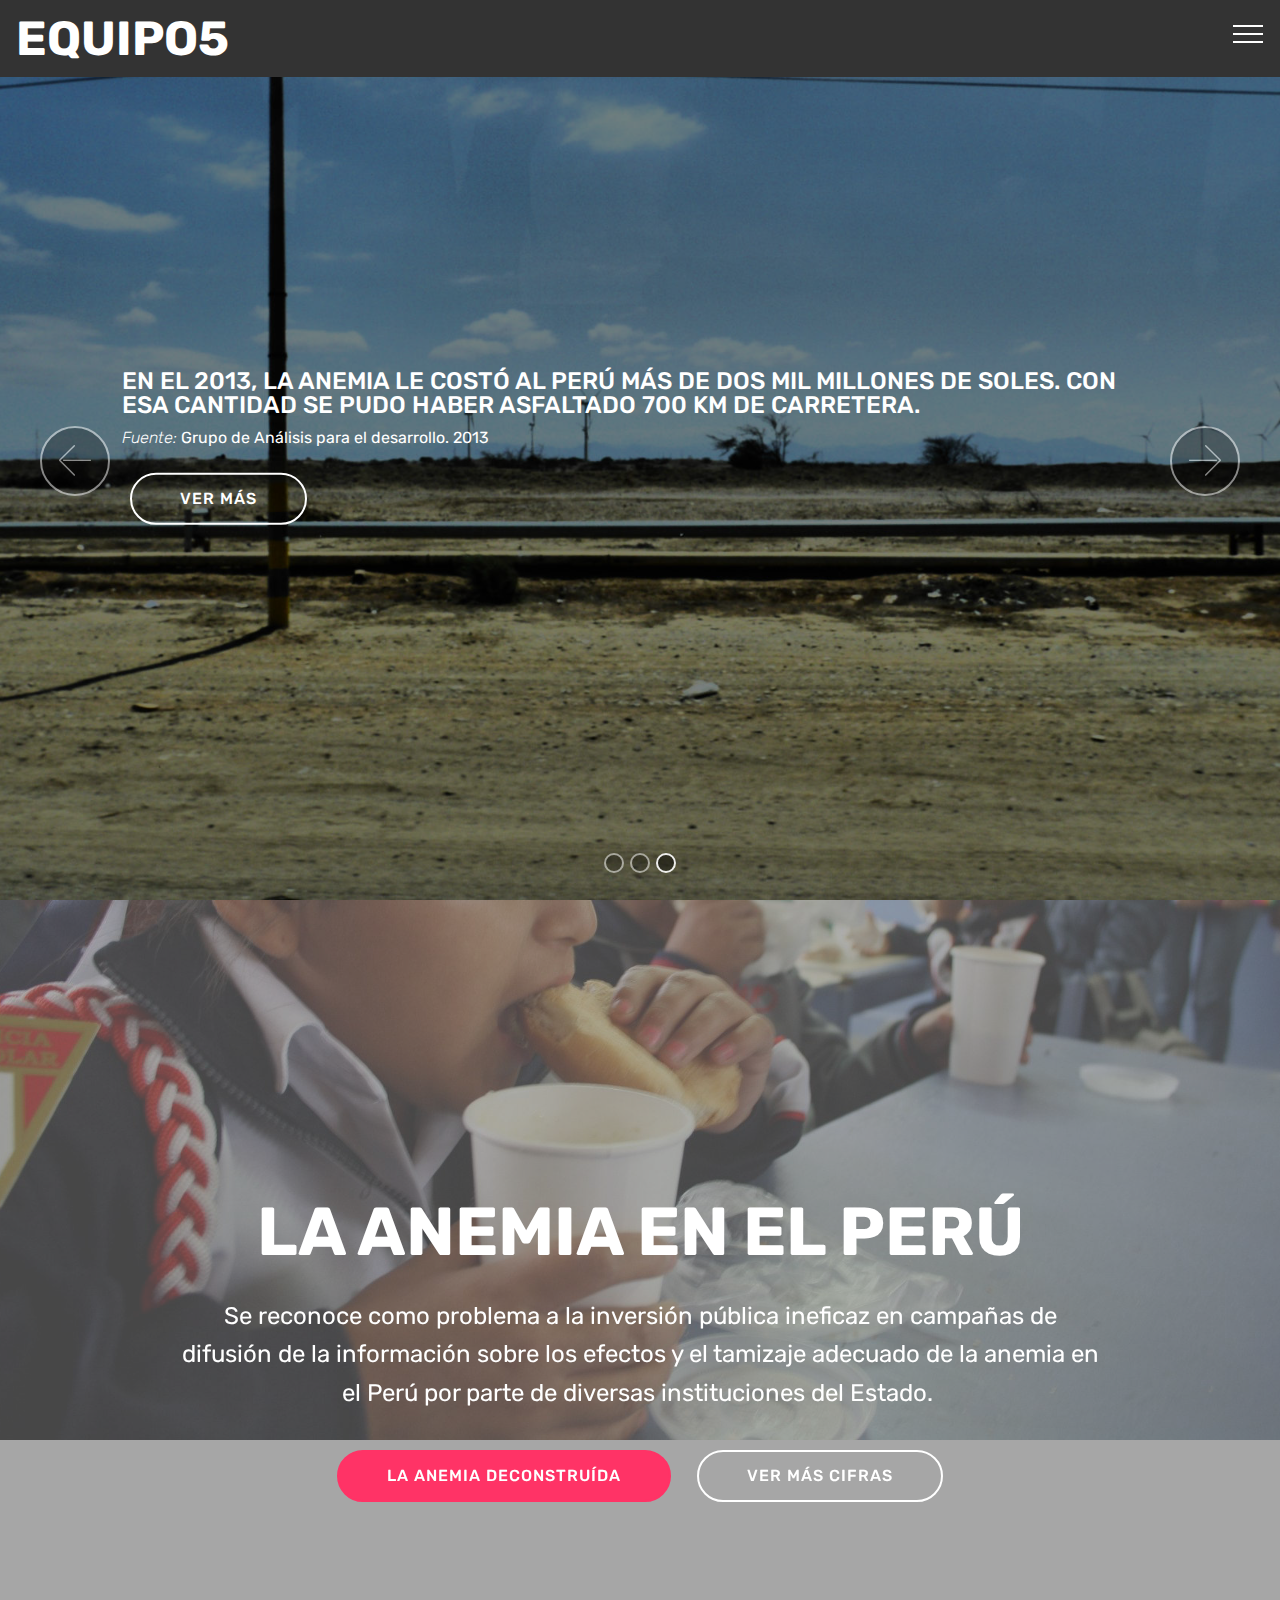
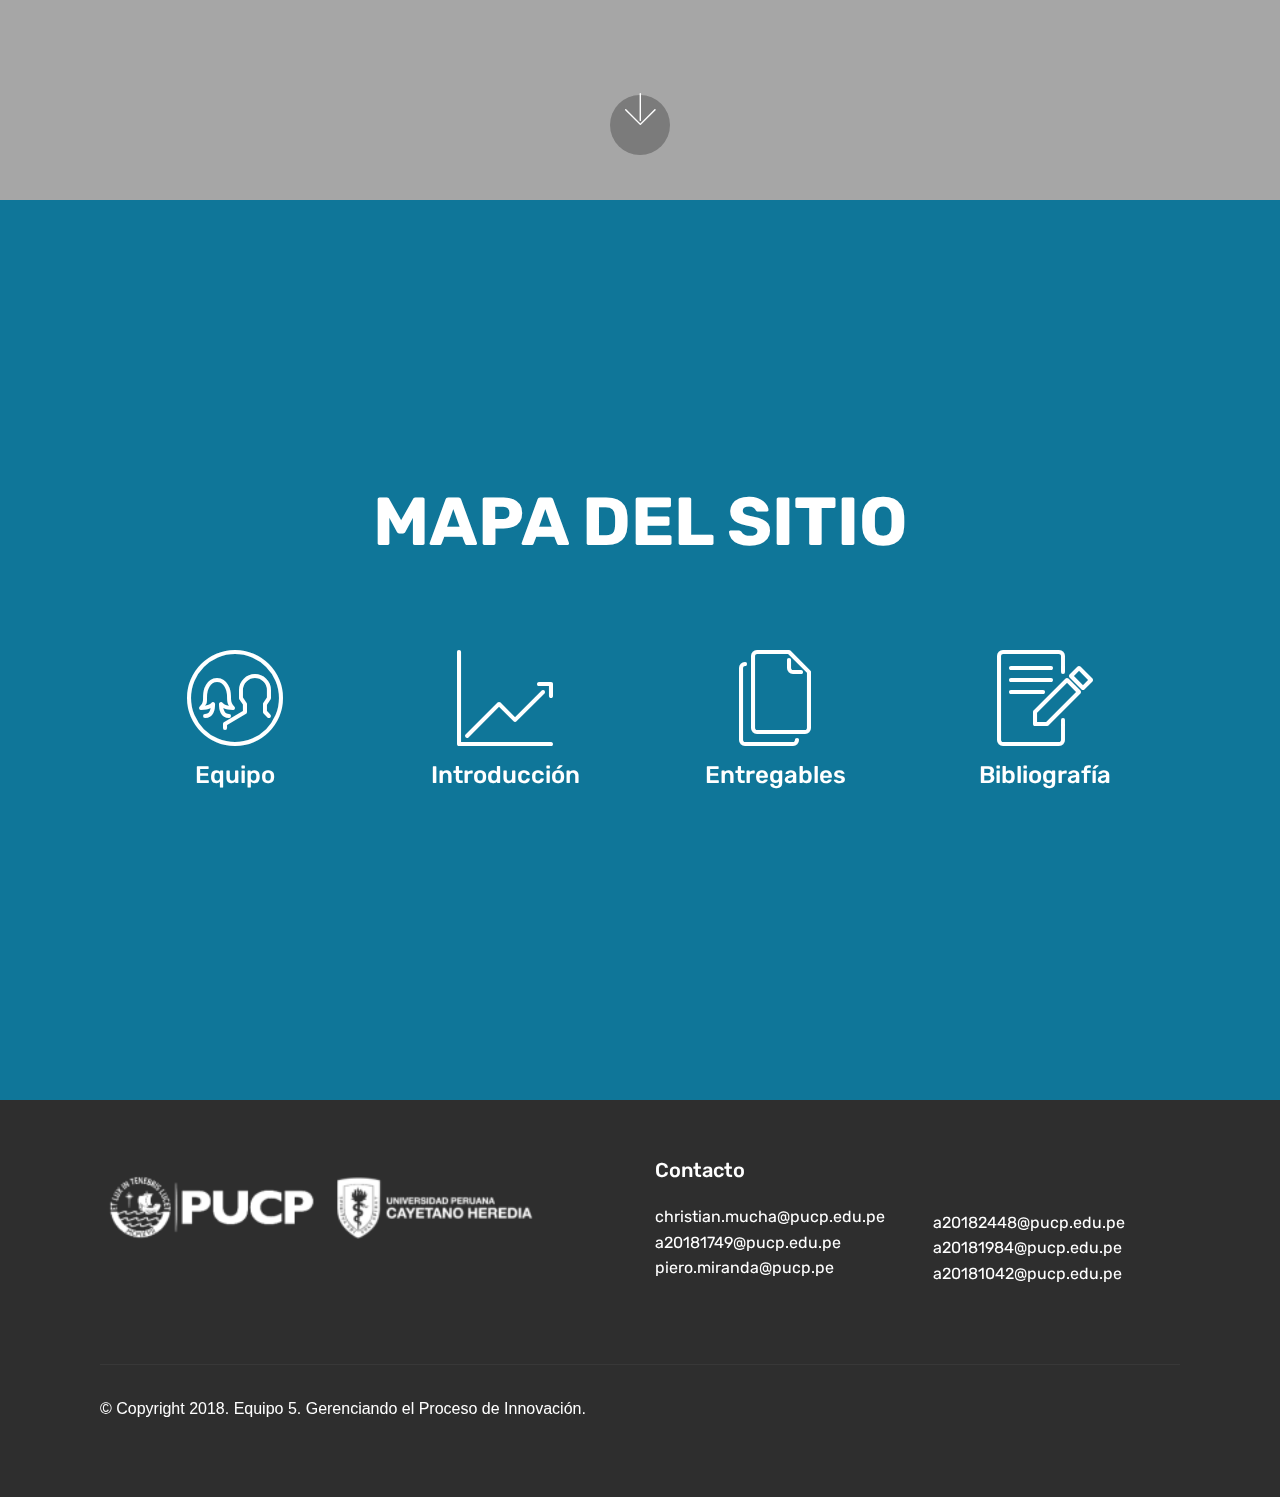
<file: index.html>
<!DOCTYPE html>
<html >
<head>
  <!-- Site made with Mobirise Website Builder v4.8.6, https://mobirise.com -->
  <meta charset="UTF-8">
  <meta http-equiv="X-UA-Compatible" content="IE=edge">
  <meta name="generator" content="Mobirise v4.8.6, mobirise.com">
  <meta name="viewport" content="width=device-width, initial-scale=1, minimum-scale=1">
  <link rel="shortcut icon" href="assets/images/logo-pucp-version2-negro-soloescudo-128x127.png" type="image/x-icon">
  <meta name="description" content="">
  <title>Inicio</title>
  <link rel="stylesheet" href="assets/web/assets/mobirise-icons/mobirise-icons.css">
  <link rel="stylesheet" href="assets/tether/tether.min.css">
  <link rel="stylesheet" href="assets/bootstrap/css/bootstrap.min.css">
  <link rel="stylesheet" href="assets/bootstrap/css/bootstrap-grid.min.css">
  <link rel="stylesheet" href="assets/bootstrap/css/bootstrap-reboot.min.css">
  <link rel="stylesheet" href="assets/dropdown/css/style.css">
  <link rel="stylesheet" href="assets/socicon/css/styles.css">
  <link rel="stylesheet" href="assets/theme/css/style.css">
  <link rel="stylesheet" href="assets/mobirise/css/mbr-additional.css" type="text/css">
  
  
  
</head>
<body>
  <section class="menu cid-qTkzRZLJNu" once="menu" id="menu1-0">

    

    <nav class="navbar navbar-expand beta-menu navbar-dropdown align-items-center navbar-fixed-top collapsed">
        <button class="navbar-toggler navbar-toggler-right" type="button" data-toggle="collapse" data-target="#navbarSupportedContent" aria-controls="navbarSupportedContent" aria-expanded="false" aria-label="Toggle navigation">
            <div class="hamburger">
                <span></span>
                <span></span>
                <span></span>
                <span></span>
            </div>
        </button>
        <div class="menu-logo">
            <div class="navbar-brand">
                
                <span class="navbar-caption-wrap"><a class="navbar-caption text-white display-2" href="index.html">EQUIPO5</a></span>
            </div>
        </div>
        <div class="collapse navbar-collapse" id="navbarSupportedContent">
            <ul class="navbar-nav nav-dropdown nav-right" data-app-modern-menu="true"><li class="nav-item"><a class="nav-link link text-white display-7" href="index.html"><span class="mbri-home mbr-iconfont mbr-iconfont-btn"></span>Inicio</a></li><li class="nav-item"><a class="nav-link link text-white display-7" href="equipo.html"><span class="mbri-user mbr-iconfont mbr-iconfont-btn"></span>El equipo</a></li>
                <li class="nav-item"><a class="nav-link link text-white display-7" href="problema.html"><span class="mbri-info mbr-iconfont mbr-iconfont-btn"></span>Introducción</a></li><li class="nav-item"><a class="nav-link link text-white display-7" href="entregables.html"><span class="mbri-edit mbr-iconfont mbr-iconfont-btn"></span>Entregables</a></li><li class="nav-item"><a class="nav-link link text-white display-7" href="biblio.html"><span class="mbri-pages mbr-iconfont mbr-iconfont-btn"></span>Bibliografía</a></li><li class="nav-item"><a class="nav-link link text-white display-7" href="fuentes.html"><span class="mbri-paperclip mbr-iconfont mbr-iconfont-btn"></span>Desarrollo de fuentes</a></li></ul>
            
        </div>
    </nav>
</section>

<section class="engine"><a href="https://mobirise.info/l">free web templates</a></section><section class="carousel slide cid-r5u86vIfho" data-interval="false" id="slider1-d">

    

    <div class="full-screen"><div class="mbr-slider slide carousel" data-pause="true" data-keyboard="false" data-ride="carousel" data-interval="7000"><ol class="carousel-indicators"><li data-app-prevent-settings="" data-target="#slider1-d" data-slide-to="0"></li><li data-app-prevent-settings="" data-target="#slider1-d" data-slide-to="1"></li><li data-app-prevent-settings="" data-target="#slider1-d" class=" active" data-slide-to="2"></li></ol><div class="carousel-inner" role="listbox"><div class="carousel-item slider-fullscreen-image" data-bg-video-slide="false" style="background-image: url(assets/images/3-2000x1335.jpg);"><div class="container container-slide"><div class="image_wrapper"><div class="mbr-overlay" style="opacity: 0.7;"></div><img src="assets/images/3-2000x1335.jpg"><div class="carousel-caption justify-content-center"><div class="col-10 align-left"><h2 class="mbr-fonts-style display-5">EN EL PERÚ, SE HA DETERMINADO A LA ANEMIA COMO EL PROBLEMA MÁS PERSISTENTE DE LA ÚLTIMA DÉCADA.</h2><p class="lead mbr-text mbr-fonts-style display-7"><a href="biblio.html" class="text-white">Fuente: Consejo Regional III. 2018</a></p><div class="mbr-section-btn" buttons="0"> <a class="btn  btn-white-outline display-4" href="problema.html">VER MÁS</a></div></div></div></div></div></div><div class="carousel-item slider-fullscreen-image" data-bg-video-slide="false" style="background-image: url(assets/images/img-3267-2000x1333.jpg);"><div class="container container-slide"><div class="image_wrapper"><div class="mbr-overlay"></div><img src="assets/images/img-3267-2000x1333.jpg"><div class="carousel-caption justify-content-center"><div class="col-10 align-left"><h2 class="mbr-fonts-style display-5">HAY UNA ESTRECHA RELACIÓN ENTRE LA ANEMIA Y EL DESARROLLO COGNITIVO. <br>NIÑOS CON ANEMIA: CIUDADANOS IMPRODUCTIVOS</h2><p class="lead mbr-text mbr-fonts-style display-7"><em><a href="biblio.html" class="text-white">Fuente: Zavaleta, Nelly &amp; Astete-Robillard, Laura. 2017</a></em></p><div class="mbr-section-btn" buttons="0"> <a class="btn  btn-white-outline display-4" href="problema.html">VER MÁS</a></div></div></div></div></div></div><div class="carousel-item slider-fullscreen-image active" data-bg-video-slide="false" style="background-image: url(assets/images/p1010014-2000x1125.jpg);"><div class="container container-slide"><div class="image_wrapper"><div class="mbr-overlay"></div><img src="assets/images/p1010014-2000x1125.jpg"><div class="carousel-caption justify-content-center"><div class="col-10 align-left"><h2 class="mbr-fonts-style display-5">EN EL 2013, LA ANEMIA LE COSTÓ AL PERÚ MÁS DE DOS MIL MILLONES DE SOLES. CON ESA CANTIDAD SE PUDO HABER ASFALTADO 700 KM DE CARRETERA.</h2><p class="lead mbr-text mbr-fonts-style display-7"><em>Fuente:<strong><a href="biblio.html"> </a></strong><a href="biblio.html" class="text-white">Grupo de Análisis para el desarrollo. 2013</a></em></p><div class="mbr-section-btn" buttons="0"> <a class="btn  btn-white-outline display-4" href="problema.html">VER MÁS</a></div></div></div></div></div></div></div><a data-app-prevent-settings="" class="carousel-control carousel-control-prev" role="button" data-slide="prev" href="#slider1-d"><span aria-hidden="true" class="mbri-left mbr-iconfont"></span><span class="sr-only">Previous</span></a><a data-app-prevent-settings="" class="carousel-control carousel-control-next" role="button" data-slide="next" href="#slider1-d"><span aria-hidden="true" class="mbri-right mbr-iconfont"></span><span class="sr-only">Next</span></a></div></div>

</section>

<section class="cid-qTkA127IK8 mbr-fullscreen mbr-parallax-background" id="header2-1">

    

    <div class="mbr-overlay" style="opacity: 0.6; background-color: rgb(118, 118, 118);"></div>

    <div class="container align-center">
        <div class="row justify-content-md-center">
            <div class="mbr-white col-md-10">
                <h1 class="mbr-section-title mbr-bold pb-3 mbr-fonts-style display-1">LA ANEMIA EN EL PERÚ</h1>
                
                <p class="mbr-text pb-3 mbr-fonts-style display-5">Se reconoce como problema a la inversión pública ineficaz en campañas de difusión de la información sobre los efectos y el tamizaje adecuado de la anemia en el Perú por parte de diversas instituciones del Estado.&nbsp;<br></p>
                <div class="mbr-section-btn"><a class="btn btn-md btn-secondary display-4" href="entregables.html">LA ANEMIA DECONSTRUÍDA</a>
                    <a class="btn btn-md btn-white-outline display-4" href="problema.html">VER MÁS CIFRAS</a></div>
            </div>
        </div>
    </div>
    <div class="mbr-arrow hidden-sm-down" aria-hidden="true">
        <a href="#next">
            <i class="mbri-down mbr-iconfont"></i>
        </a>
    </div>
</section>

<section class="header12 cid-r5sTrxOIsg mbr-fullscreen" id="header12-3">

    

    

    <div class="container  ">
            <div class="media-container">
                <div class="col-md-12 align-center">
                    <h1 class="mbr-section-title pb-3 mbr-white mbr-bold mbr-fonts-style display-1">MAPA DEL SITIO</h1>
                    
                    

                    <div class="icons-media-container mbr-white">
                        <div class="card col-12 col-md-6 col-lg-3">
                            <div class="icon-block">
                            <a href="equipo.html">
                                <span class="mbr-iconfont mbri-users"></span>
                            </a>
                            </div>
                            <h5 class="mbr-fonts-style display-5">
                                Equipo</h5>
                        </div>

                        <div class="card col-12 col-md-6 col-lg-3">
                            <div class="icon-block">
                                <a href="problema.html">
                                    <span class="mbr-iconfont mbri-growing-chart"></span>
                                </a>
                            </div>
                            <h5 class="mbr-fonts-style display-5">
                                Introducción</h5>
                        </div>

                        <div class="card col-12 col-md-6 col-lg-3">
                            <div class="icon-block">
                                <a href="entregables.html">
                                    <span class="mbr-iconfont mbri-pages"></span>
                                </a>
                            </div>
                            <h5 class="mbr-fonts-style display-5">
                                Entregables</h5>
                        </div>

                        <div class="card col-12 col-md-6 col-lg-3">
                            <div class="icon-block">
                                <a href="biblio.html">
                                    <span class="mbr-iconfont mbri-edit"></span>
                                </a>
                            </div>
                            <h5 class="mbr-fonts-style display-5">
                                Bibliografía</h5>
                        </div>
                    </div>
                </div>
            </div>
    </div>

    
</section>

<section class="cid-qTkAaeaxX5" id="footer1-2">

    

    

    <div class="container">
        <div class="media-container-row content text-white">
            <div class="col-12 col-md-3">
                <div class="media-wrap">
                    <a href="http://www.pucp.edu.pe/carrera/ingenieria-biomedica/" target="_blank">
                        <img src="assets/images/logo-pucp-upch-blanco-330x72.png" alt="Mobirise" title="">
                    </a>
                </div>
            </div>
            <div class="col-12 col-md-3 mbr-fonts-style display-7">
                <h5 class="pb-3"></h5>
                <p class="mbr-text"></p>
            </div>
            <div class="col-12 col-md-3 mbr-fonts-style display-7">
                <h5 class="pb-3">
                    Contacto</h5>
                <p class="mbr-text">christian.mucha@pucp.edu.pe<br>a20181749@pucp.edu.pe<br>piero.miranda@pucp.pe<br><br><br></p>
            </div>
            <div class="col-12 col-md-3 mbr-fonts-style display-7">
                <h5 class="pb-3"></h5>
                <p class="mbr-text"><br>a20182448@pucp.edu.pe
<br>a20181984@pucp.edu.pe 
<br>a20181042@pucp.edu.pe</p>
            </div>
        </div>
        <div class="footer-lower">
            <div class="media-container-row">
                <div class="col-sm-12">
                    <hr>
                </div>
            </div>
            <div class="media-container-row mbr-white">
                <div class="col-sm-6 copyright">
                    <p class="mbr-text mbr-fonts-style display-7"></p><p>
                        © Copyright 2018. Equipo 5. Gerenciando el Proceso de Innovación.</p><p></p>
                </div>
                <div class="col-md-6">
                    
                </div>
            </div>
        </div>
    </div>
</section>


  <script src="assets/web/assets/jquery/jquery.min.js"></script>
  <script src="assets/popper/popper.min.js"></script>
  <script src="assets/tether/tether.min.js"></script>
  <script src="assets/bootstrap/js/bootstrap.min.js"></script>
  <script src="assets/smoothscroll/smooth-scroll.js"></script>
  <script src="assets/dropdown/js/script.min.js"></script>
  <script src="assets/ytplayer/jquery.mb.ytplayer.min.js"></script>
  <script src="assets/vimeoplayer/jquery.mb.vimeo_player.js"></script>
  <script src="assets/parallax/jarallax.min.js"></script>
  <script src="assets/bootstrapcarouselswipe/bootstrap-carousel-swipe.js"></script>
  <script src="assets/touchswipe/jquery.touch-swipe.min.js"></script>
  <script src="assets/theme/js/script.js"></script>
  <script src="assets/slidervideo/script.js"></script>
  
  
</body>
</html>
</file>
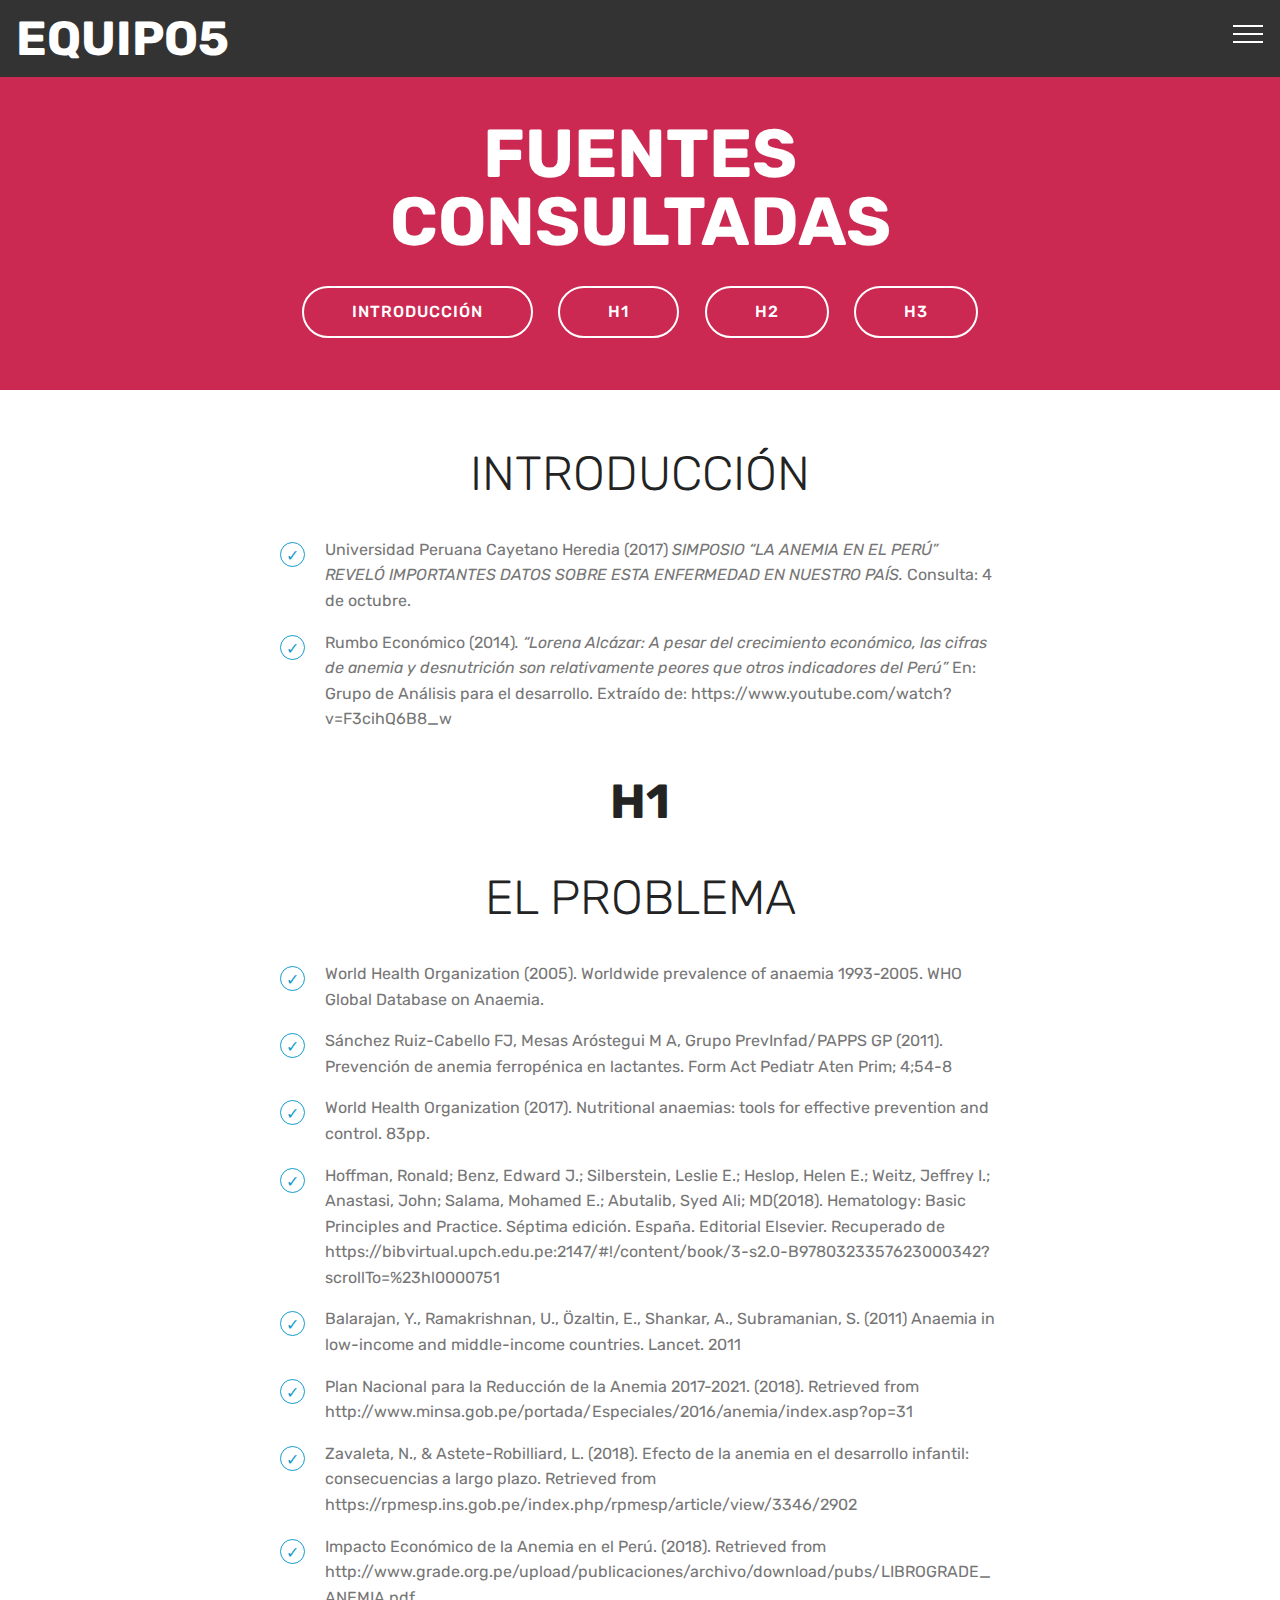
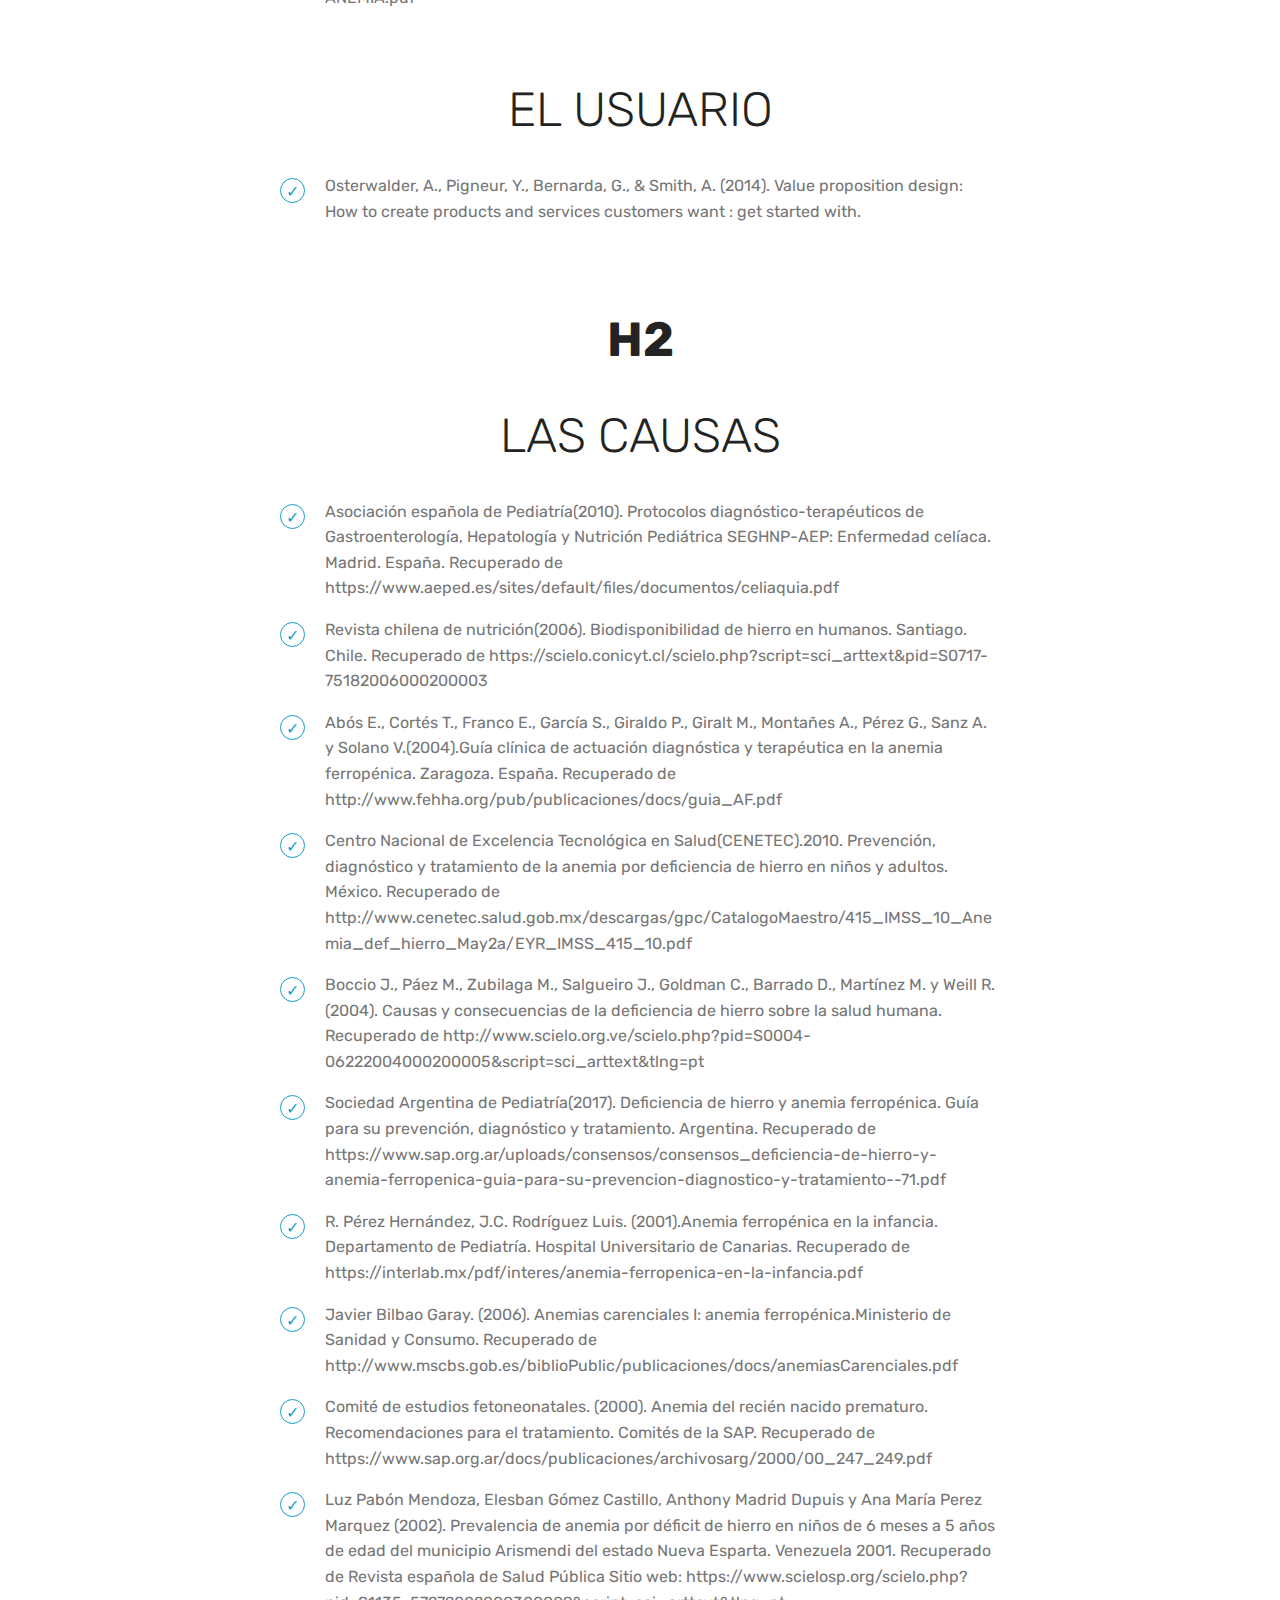
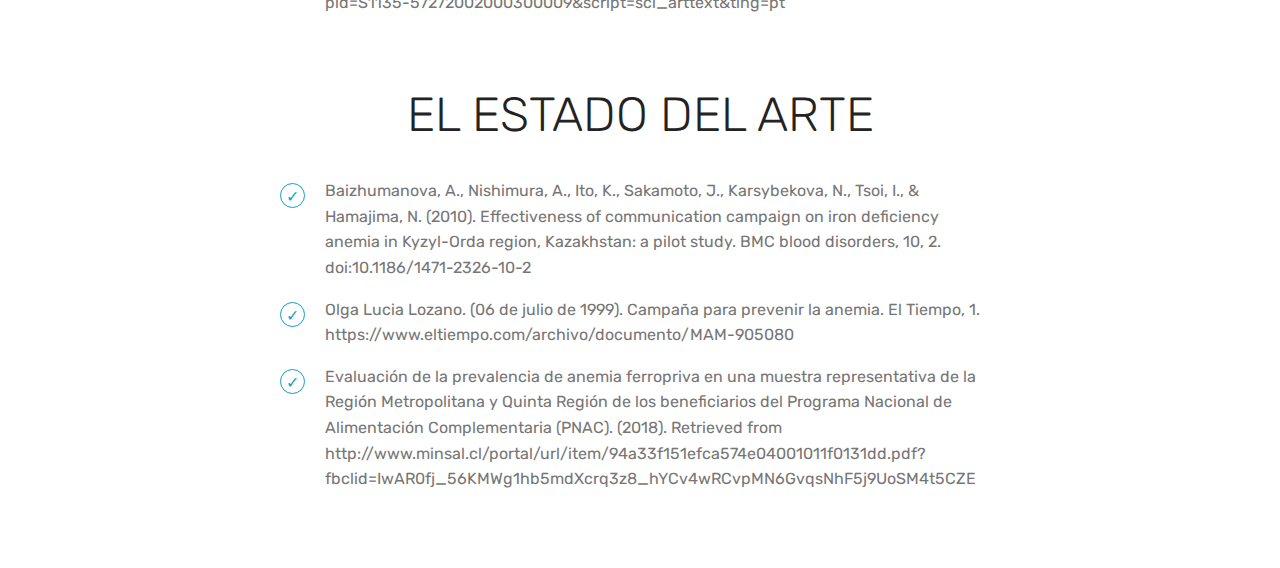
<file: biblio.html>
<!DOCTYPE html>
<html >
<head>
  <!-- Site made with Mobirise Website Builder v4.8.6, https://mobirise.com -->
  <meta charset="UTF-8">
  <meta http-equiv="X-UA-Compatible" content="IE=edge">
  <meta name="generator" content="Mobirise v4.8.6, mobirise.com">
  <meta name="viewport" content="width=device-width, initial-scale=1, minimum-scale=1">
  <link rel="shortcut icon" href="assets/images/logo-pucp-version2-negro-soloescudo-128x127-1.png" type="image/x-icon">
  <meta name="description" content="Website Generator Description">
  <title>La bibliografía</title>
  <link rel="stylesheet" href="assets/web/assets/mobirise-icons/mobirise-icons.css">
  <link rel="stylesheet" href="assets/tether/tether.min.css">
  <link rel="stylesheet" href="assets/bootstrap/css/bootstrap.min.css">
  <link rel="stylesheet" href="assets/bootstrap/css/bootstrap-grid.min.css">
  <link rel="stylesheet" href="assets/bootstrap/css/bootstrap-reboot.min.css">
  <link rel="stylesheet" href="assets/dropdown/css/style.css">
  <link rel="stylesheet" href="assets/theme/css/style.css">
  <link rel="stylesheet" href="assets/mobirise/css/mbr-additional.css" type="text/css">
  
  
  
</head>
<body>
  <section class="menu cid-qTkzRZLJNu" once="menu" id="menu1-8">

    

    <nav class="navbar navbar-expand beta-menu navbar-dropdown align-items-center navbar-fixed-top collapsed">
        <button class="navbar-toggler navbar-toggler-right" type="button" data-toggle="collapse" data-target="#navbarSupportedContent" aria-controls="navbarSupportedContent" aria-expanded="false" aria-label="Toggle navigation">
            <div class="hamburger">
                <span></span>
                <span></span>
                <span></span>
                <span></span>
            </div>
        </button>
        <div class="menu-logo">
            <div class="navbar-brand">
                
                <span class="navbar-caption-wrap"><a class="navbar-caption text-white display-2" href="index.html">EQUIPO5</a></span>
            </div>
        </div>
        <div class="collapse navbar-collapse" id="navbarSupportedContent">
            <ul class="navbar-nav nav-dropdown nav-right" data-app-modern-menu="true"><li class="nav-item"><a class="nav-link link text-white display-7" href="index.html"><span class="mbri-home mbr-iconfont mbr-iconfont-btn"></span>Inicio</a></li><li class="nav-item"><a class="nav-link link text-white display-7" href="equipo.html"><span class="mbri-user mbr-iconfont mbr-iconfont-btn"></span>El equipo</a></li>
                <li class="nav-item"><a class="nav-link link text-white display-7" href="problema.html"><span class="mbri-info mbr-iconfont mbr-iconfont-btn"></span>Introducción</a></li><li class="nav-item"><a class="nav-link link text-white display-7" href="entregables.html"><span class="mbri-edit mbr-iconfont mbr-iconfont-btn"></span>Entregables</a></li><li class="nav-item"><a class="nav-link link text-white display-7" href="biblio.html"><span class="mbri-pages mbr-iconfont mbr-iconfont-btn"></span>Bibliografía</a></li><li class="nav-item"><a class="nav-link link text-white display-7" href="fuentes.html"><span class="mbri-paperclip mbr-iconfont mbr-iconfont-btn"></span>Desarrollo de fuentes</a></li></ul>
            
        </div>
    </nav>
</section>

<section class="engine"><a href="https://mobirise.info/e">how to make a site for free</a></section><section class="mbr-section content5 cid-r7fqOGKZFc" id="content5-e">

    

    

    <div class="container">
        <div class="media-container-row">
            <div class="title col-12 col-md-8">
                <h2 class="align-center mbr-bold mbr-white pb-3 mbr-fonts-style display-1">FUENTES<br>CONSULTADAS</h2>
                
                
                <div class="mbr-section-btn align-center"><a class="btn btn-white-outline display-4" href="biblio.html#content4-f">INTRODUCCIÓN</a> <a class="btn btn-white-outline display-4" href="biblio.html#content4-h">H1</a> <a class="btn btn-white-outline display-4" href="biblio.html#content4-j">H2</a> <a class="btn btn-white-outline display-4" href="page8.html">H3</a></div>
            </div>
        </div>
    </div>
</section>

<section class="mbr-section content4 cid-r7fr0Dr8Bo" id="content4-f">

    

    <div class="container">
        <div class="media-container-row">
            <div class="title col-12 col-md-8">
                <h2 class="align-center pb-3 mbr-fonts-style display-2">INTRODUCCIÓN</h2>
                
                
            </div>
        </div>
    </div>
</section>

<section class="mbr-section article content12 cid-r7fruGzYEX" id="content12-l">
     

    <div class="container">
        <div class="media-container-row">
            <div class="mbr-text counter-container col-12 col-md-8 mbr-fonts-style display-7">
                <ul>
                    <li>Universidad Peruana Cayetano Heredia (2017) <em>SIMPOSIO “LA ANEMIA EN EL PERÚ” REVELÓ IMPORTANTES DATOS SOBRE ESTA ENFERMEDAD EN NUESTRO PAÍS.</em> Consulta: 4 de octubre. 
</li><li>Rumbo Económico (2014)<em>. “Lorena Alcázar: A pesar del crecimiento económico, las cifras de anemia y desnutrición son relativamente peores que otros indicadores del Perú”</em> En: Grupo de Análisis para el desarrollo. Extraído de: https://www.youtube.com/watch?v=F3cihQ6B8_w</li>
                </ul>
            </div>
        </div>
    </div>
</section>

<section class="mbr-section content4 cid-r7frcweia8" id="content4-h">

    

    <div class="container">
        <div class="media-container-row">
            <div class="title col-12 col-md-8">
                <h2 class="align-center pb-3 mbr-fonts-style display-2"><strong>H1</strong><br><br>EL PROBLEMA</h2>
                
                
            </div>
        </div>
    </div>
</section>

<section class="mbr-section article content12 cid-r7frZbRoYo" id="content12-m">
     

    <div class="container">
        <div class="media-container-row">
            <div class="mbr-text counter-container col-12 col-md-8 mbr-fonts-style display-7">
                <ul>
                    <li>World Health Organization (2005). Worldwide prevalence of anaemia 1993-2005. WHO Global Database on Anaemia.
</li><li>Sánchez Ruiz-Cabello FJ, Mesas Aróstegui M A, Grupo PrevInfad/PAPPS GP (2011). Prevención de anemia ferropénica en lactantes. Form Act Pediatr Aten Prim; 4;54-8
</li><li>World Health Organization (2017). Nutritional anaemias: tools for effective prevention and control. 83pp.
</li><li>Hoffman, Ronald; Benz, Edward J.; Silberstein, Leslie E.; Heslop, Helen E.; Weitz, Jeffrey I.; Anastasi, John; Salama, Mohamed E.; Abutalib, Syed Ali; MD(2018). Hematology: Basic Principles and Practice. Séptima edición. España. Editorial Elsevier. Recuperado de https://bibvirtual.upch.edu.pe:2147/#!/content/book/3-s2.0-B9780323357623000342?scrollTo=%23hl0000751&nbsp;</li><li>Balarajan, Y., Ramakrishnan, U., Özaltin, E., Shankar, A., Subramanian, S. (2011) Anaemia in low-income and middle-income countries. Lancet. 2011</li><li>Plan Nacional para la Reducción de la Anemia 2017-2021. (2018). Retrieved from http://www.minsa.gob.pe/portada/Especiales/2016/anemia/index.asp?op=31
</li><li>Zavaleta, N., &amp; Astete-Robilliard, L. (2018). Efecto de la anemia en el desarrollo infantil: consecuencias a largo plazo. Retrieved from https://rpmesp.ins.gob.pe/index.php/rpmesp/article/view/3346/2902
</li><li>Impacto Económico de la Anemia en el Perú. (2018). Retrieved from http://www.grade.org.pe/upload/publicaciones/archivo/download/pubs/LIBROGRADE_ANEMIA.pdf
</li>
                </ul>
            </div>
        </div>
    </div>
</section>

<section class="mbr-section content4 cid-r7frhntfVp" id="content4-j">

    

    <div class="container">
        <div class="media-container-row">
            <div class="title col-12 col-md-8">
                <h2 class="align-center pb-3 mbr-fonts-style display-2">EL USUARIO</h2>
                
                
            </div>
        </div>
    </div>
</section>

<section class="mbr-section article content12 cid-r7fsWoLnaJ" id="content12-n">
     

    <div class="container">
        <div class="media-container-row">
            <div class="mbr-text counter-container col-12 col-md-8 mbr-fonts-style display-7">
                <ul>
                    <li>Osterwalder, A., Pigneur, Y., Bernarda, G., &amp; Smith, A. (2014). Value proposition design: How to create products and services customers want : get started with.</li>
                </ul>
            </div>
        </div>
    </div>
</section>

<section class="mbr-section content4 cid-r7ftRdL5sn" id="content4-o">

    

    <div class="container">
        <div class="media-container-row">
            <div class="title col-12 col-md-8">
                <h2 class="align-center pb-3 mbr-fonts-style display-2"><strong>H2</strong><br><br>LAS CAUSAS</h2>
                
                
            </div>
        </div>
    </div>
</section>

<section class="mbr-section article content12 cid-r7fu3lR3YA" id="content12-p">
     

    <div class="container">
        <div class="media-container-row">
            <div class="mbr-text counter-container col-12 col-md-8 mbr-fonts-style display-7">
                <ul>
                    <li>Asociación española de Pediatría(2010). Protocolos diagnóstico-terapéuticos de Gastroenterología, Hepatología y Nutrición Pediátrica SEGHNP-AEP: Enfermedad celíaca. Madrid. España. Recuperado de https://www.aeped.es/sites/default/files/documentos/celiaquia.pdf 
</li><li>Revista chilena de nutrición(2006). Biodisponibilidad de hierro en humanos. Santiago. Chile. Recuperado de https://scielo.conicyt.cl/scielo.php?script=sci_arttext&amp;pid=S0717-75182006000200003 
</li><li>Abós E., Cortés T., Franco E., García S., Giraldo P., Giralt M., Montañes A., Pérez G., Sanz A. y Solano V.(2004).Guía clínica de actuación diagnóstica y terapéutica en la anemia ferropénica. Zaragoza. España. Recuperado de http://www.fehha.org/pub/publicaciones/docs/guia_AF.pdf
</li><li>Centro Nacional de Excelencia Tecnológica en Salud(CENETEC).2010. Prevención, diagnóstico y tratamiento de la anemia por deficiencia de hierro en niños y adultos. México. Recuperado de http://www.cenetec.salud.gob.mx/descargas/gpc/CatalogoMaestro/415_IMSS_10_Anemia_def_hierro_May2a/EYR_IMSS_415_10.pdf 
</li><li>Boccio J., Páez M., Zubilaga M., Salgueiro J., Goldman C., Barrado D., Martínez M. y Weill R.(2004). Causas y consecuencias de la deficiencia de hierro sobre la salud humana.  Recuperado de http://www.scielo.org.ve/scielo.php?pid=S0004-06222004000200005&amp;script=sci_arttext&amp;tlng=pt 
</li><li>Sociedad Argentina de Pediatría(2017). Deficiencia de hierro y anemia ferropénica. Guía para su prevención, diagnóstico y tratamiento. Argentina. Recuperado de https://www.sap.org.ar/uploads/consensos/consensos_deficiencia-de-hierro-y-anemia-ferropenica-guia-para-su-prevencion-diagnostico-y-tratamiento--71.pdf
</li><li>R. Pérez Hernández, J.C. Rodríguez Luis. (2001).Anemia ferropénica en la infancia. Departamento de Pediatría. Hospital Universitario de Canarias. Recuperado de https://interlab.mx/pdf/interes/anemia-ferropenica-en-la-infancia.pdf
</li><li>Javier Bilbao Garay. (2006). Anemias carenciales I: anemia ferropénica.Ministerio de Sanidad y Consumo. Recuperado de  http://www.mscbs.gob.es/biblioPublic/publicaciones/docs/anemiasCarenciales.pdf
</li><li>Comité de estudios fetoneonatales. (2000). Anemia del recién nacido prematuro. Recomendaciones para el tratamiento. Comités de la SAP. Recuperado de https://www.sap.org.ar/docs/publicaciones/archivosarg/2000/00_247_249.pdf
</li><li>Luz Pabón Mendoza, Elesban Gómez Castillo, Anthony Madrid Dupuis y Ana María Perez Marquez (2002). Prevalencia de anemia por déficit de hierro en niños de 6 meses a 5 años de edad del municipio Arismendi del estado Nueva Esparta. Venezuela 2001. Recuperado de Revista española de Salud Pública Sitio web: https://www.scielosp.org/scielo.php?pid=S1135-57272002000300009&amp;script=sci_arttext&amp;tlng=pt
</li>
                </ul>
            </div>
        </div>
    </div>
</section>

<section class="mbr-section content4 cid-r7fu4mTDnw" id="content4-q">

    

    <div class="container">
        <div class="media-container-row">
            <div class="title col-12 col-md-8">
                <h2 class="align-center pb-3 mbr-fonts-style display-2">EL ESTADO DEL ARTE</h2>
                
                
            </div>
        </div>
    </div>
</section>

<section class="mbr-section article content12 cid-r7fu5ebesd" id="content12-r">
     

    <div class="container">
        <div class="media-container-row">
            <div class="mbr-text counter-container col-12 col-md-8 mbr-fonts-style display-7">
                <ul>
                    <li>Baizhumanova, A., Nishimura, A., Ito, K., Sakamoto, J., Karsybekova, N., Tsoi, I., &amp; Hamajima, N. (2010). Effectiveness of communication campaign on iron deficiency anemia in Kyzyl-Orda region, Kazakhstan: a pilot study. BMC blood disorders, 10, 2. doi:10.1186/1471-2326-10-2</li><li>Olga Lucia Lozano. (06 de julio de 1999). Campaña para prevenir la anemia. El Tiempo, 1. https://www.eltiempo.com/archivo/documento/MAM-905080
</li><li>Evaluación de la prevalencia de anemia ferropriva en una muestra representativa de la Región Metropolitana y Quinta Región de los beneficiarios del Programa Nacional de Alimentación Complementaria (PNAC). (2018). Retrieved from http://www.minsal.cl/portal/url/item/94a33f151efca574e04001011f0131dd.pdf?fbclid=IwAR0fj_56KMWg1hb5mdXcrq3z8_hYCv4wRCvpMN6GvqsNhF5j9UoSM4t5CZE
</li>
                </ul>
            </div>
        </div>
    </div>
</section>


  <script src="assets/web/assets/jquery/jquery.min.js"></script>
  <script src="assets/popper/popper.min.js"></script>
  <script src="assets/tether/tether.min.js"></script>
  <script src="assets/bootstrap/js/bootstrap.min.js"></script>
  <script src="assets/smoothscroll/smooth-scroll.js"></script>
  <script src="assets/dropdown/js/script.min.js"></script>
  <script src="assets/touchswipe/jquery.touch-swipe.min.js"></script>
  <script src="assets/theme/js/script.js"></script>
  
  
</body>
</html>
</file>
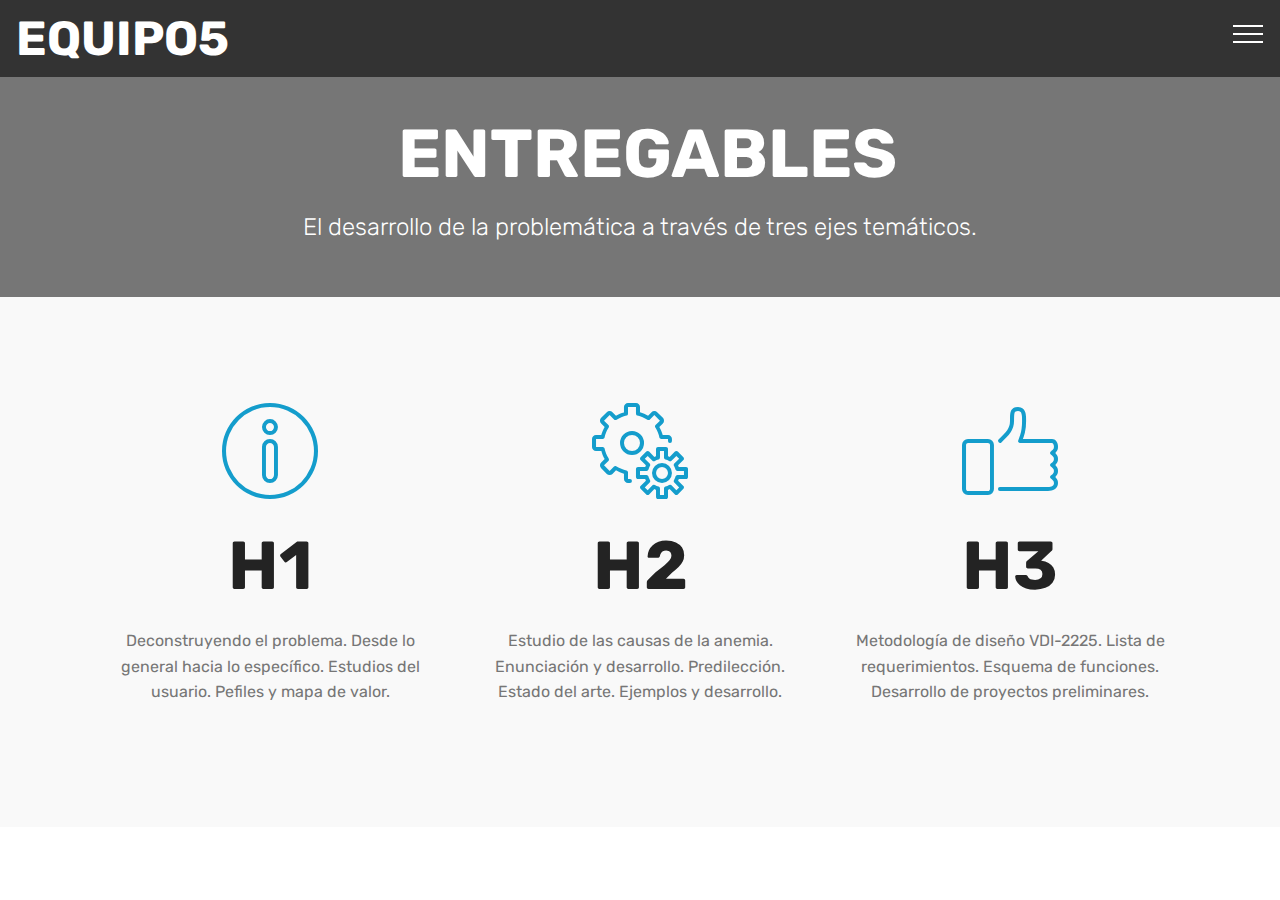
<file: entregables.html>
<!DOCTYPE html>
<html >
<head>
  <!-- Site made with Mobirise Website Builder v4.8.6, https://mobirise.com -->
  <meta charset="UTF-8">
  <meta http-equiv="X-UA-Compatible" content="IE=edge">
  <meta name="generator" content="Mobirise v4.8.6, mobirise.com">
  <meta name="viewport" content="width=device-width, initial-scale=1, minimum-scale=1">
  <link rel="shortcut icon" href="assets/images/logo-pucp-version2-negro-soloescudo-128x127.png" type="image/x-icon">
  <meta name="description" content="Web Page Builder Description">
  <title>Entregables</title>
  <link rel="stylesheet" href="assets/web/assets/mobirise-icons/mobirise-icons.css">
  <link rel="stylesheet" href="assets/tether/tether.min.css">
  <link rel="stylesheet" href="assets/bootstrap/css/bootstrap.min.css">
  <link rel="stylesheet" href="assets/bootstrap/css/bootstrap-grid.min.css">
  <link rel="stylesheet" href="assets/bootstrap/css/bootstrap-reboot.min.css">
  <link rel="stylesheet" href="assets/dropdown/css/style.css">
  <link rel="stylesheet" href="assets/theme/css/style.css">
  <link rel="stylesheet" href="assets/mobirise/css/mbr-additional.css" type="text/css">
  
  
  
</head>
<body>
  <section class="menu cid-qTkzRZLJNu" once="menu" id="menu1-6">

    

    <nav class="navbar navbar-expand beta-menu navbar-dropdown align-items-center navbar-fixed-top collapsed">
        <button class="navbar-toggler navbar-toggler-right" type="button" data-toggle="collapse" data-target="#navbarSupportedContent" aria-controls="navbarSupportedContent" aria-expanded="false" aria-label="Toggle navigation">
            <div class="hamburger">
                <span></span>
                <span></span>
                <span></span>
                <span></span>
            </div>
        </button>
        <div class="menu-logo">
            <div class="navbar-brand">
                
                <span class="navbar-caption-wrap"><a class="navbar-caption text-white display-2" href="index.html">EQUIPO5</a></span>
            </div>
        </div>
        <div class="collapse navbar-collapse" id="navbarSupportedContent">
            <ul class="navbar-nav nav-dropdown nav-right" data-app-modern-menu="true"><li class="nav-item"><a class="nav-link link text-white display-7" href="index.html"><span class="mbri-home mbr-iconfont mbr-iconfont-btn"></span>Inicio</a></li><li class="nav-item"><a class="nav-link link text-white display-7" href="equipo.html"><span class="mbri-user mbr-iconfont mbr-iconfont-btn"></span>El equipo</a></li>
                <li class="nav-item"><a class="nav-link link text-white display-7" href="problema.html"><span class="mbri-info mbr-iconfont mbr-iconfont-btn"></span>Introducción</a></li><li class="nav-item"><a class="nav-link link text-white display-7" href="entregables.html"><span class="mbri-edit mbr-iconfont mbr-iconfont-btn"></span>Entregables</a></li><li class="nav-item"><a class="nav-link link text-white display-7" href="biblio.html"><span class="mbri-pages mbr-iconfont mbr-iconfont-btn"></span>Bibliografía</a></li><li class="nav-item"><a class="nav-link link text-white display-7" href="fuentes.html"><span class="mbri-paperclip mbr-iconfont mbr-iconfont-btn"></span>Desarrollo de fuentes</a></li></ul>
            
        </div>
    </nav>
</section>

<section class="engine"><a href="https://mobirise.info/b">create your own website</a></section><section class="mbr-section content5 cid-r5yNsr9cJX" id="content5-12">

    

    

    <div class="container">
        <div class="media-container-row">
            <div class="title col-12 col-md-8">
                <h2 class="align-center mbr-bold mbr-white pb-3 mbr-fonts-style display-1">&nbsp;ENTREGABLES</h2>
                <h3 class="mbr-section-subtitle align-center mbr-light mbr-white pb-3 mbr-fonts-style display-5">
                    El desarrollo de la problemática a través de tres ejes temáticos.</h3>
                
                
            </div>
        </div>
    </div>
</section>

<section class="features1 cid-rau1wGTqDI" id="features1-1q">
    
    

    
    <div class="container">
        <div class="media-container-row">

            <div class="card p-3 col-12 col-md-6 col-lg-4">
                <div class="card-img pb-3">
                    <a href="h1.html"><span class="mbr-iconfont mbri-info"></span></a>
                </div>
                <div class="card-box">
                    <h4 class="card-title py-3 mbr-fonts-style display-1"><strong>
                        H1</strong></h4>
                    <p class="mbr-text mbr-fonts-style display-7">
                        Deconstruyendo el problema. Desde lo general hacia lo específico. Estudios del usuario. Pefiles y mapa de valor.
                    </p>
                </div>
            </div>

            <div class="card p-3 col-12 col-md-6 col-lg-4">
                <div class="card-img pb-3">
                    <a href="page7.html"><span class="mbr-iconfont mbri-setting"></span></a>
                </div>
                <div class="card-box">
                    <h4 class="card-title py-3 mbr-fonts-style display-1"><strong>
                        H2
                    </strong></h4>
                    <p class="mbr-text mbr-fonts-style display-7">
                        Estudio de las causas de la anemia. Enunciación y desarrollo. Predilección. Estado del arte. Ejemplos y desarrollo.
                    </p>
                </div>
            </div>

            <div class="card p-3 col-12 col-md-6 col-lg-4">
                <div class="card-img pb-3">
                    <a href="h3.html"><span class="mbr-iconfont mbri-like"></span></a>
                </div>
                <div class="card-box">
                    <h4 class="card-title py-3 mbr-fonts-style display-1"><strong>
                        H3</strong></h4>
                    <p class="mbr-text mbr-fonts-style display-7">
                        Metodología de diseño VDI-2225. Lista de requerimientos. Esquema de funciones. Desarrollo de proyectos preliminares.</p>
                </div>
            </div>

            

        </div>

    </div>

</section>


  <script src="assets/web/assets/jquery/jquery.min.js"></script>
  <script src="assets/popper/popper.min.js"></script>
  <script src="assets/tether/tether.min.js"></script>
  <script src="assets/bootstrap/js/bootstrap.min.js"></script>
  <script src="assets/smoothscroll/smooth-scroll.js"></script>
  <script src="assets/dropdown/js/script.min.js"></script>
  <script src="assets/touchswipe/jquery.touch-swipe.min.js"></script>
  <script src="assets/theme/js/script.js"></script>
  
  
</body>
</html>
</file>
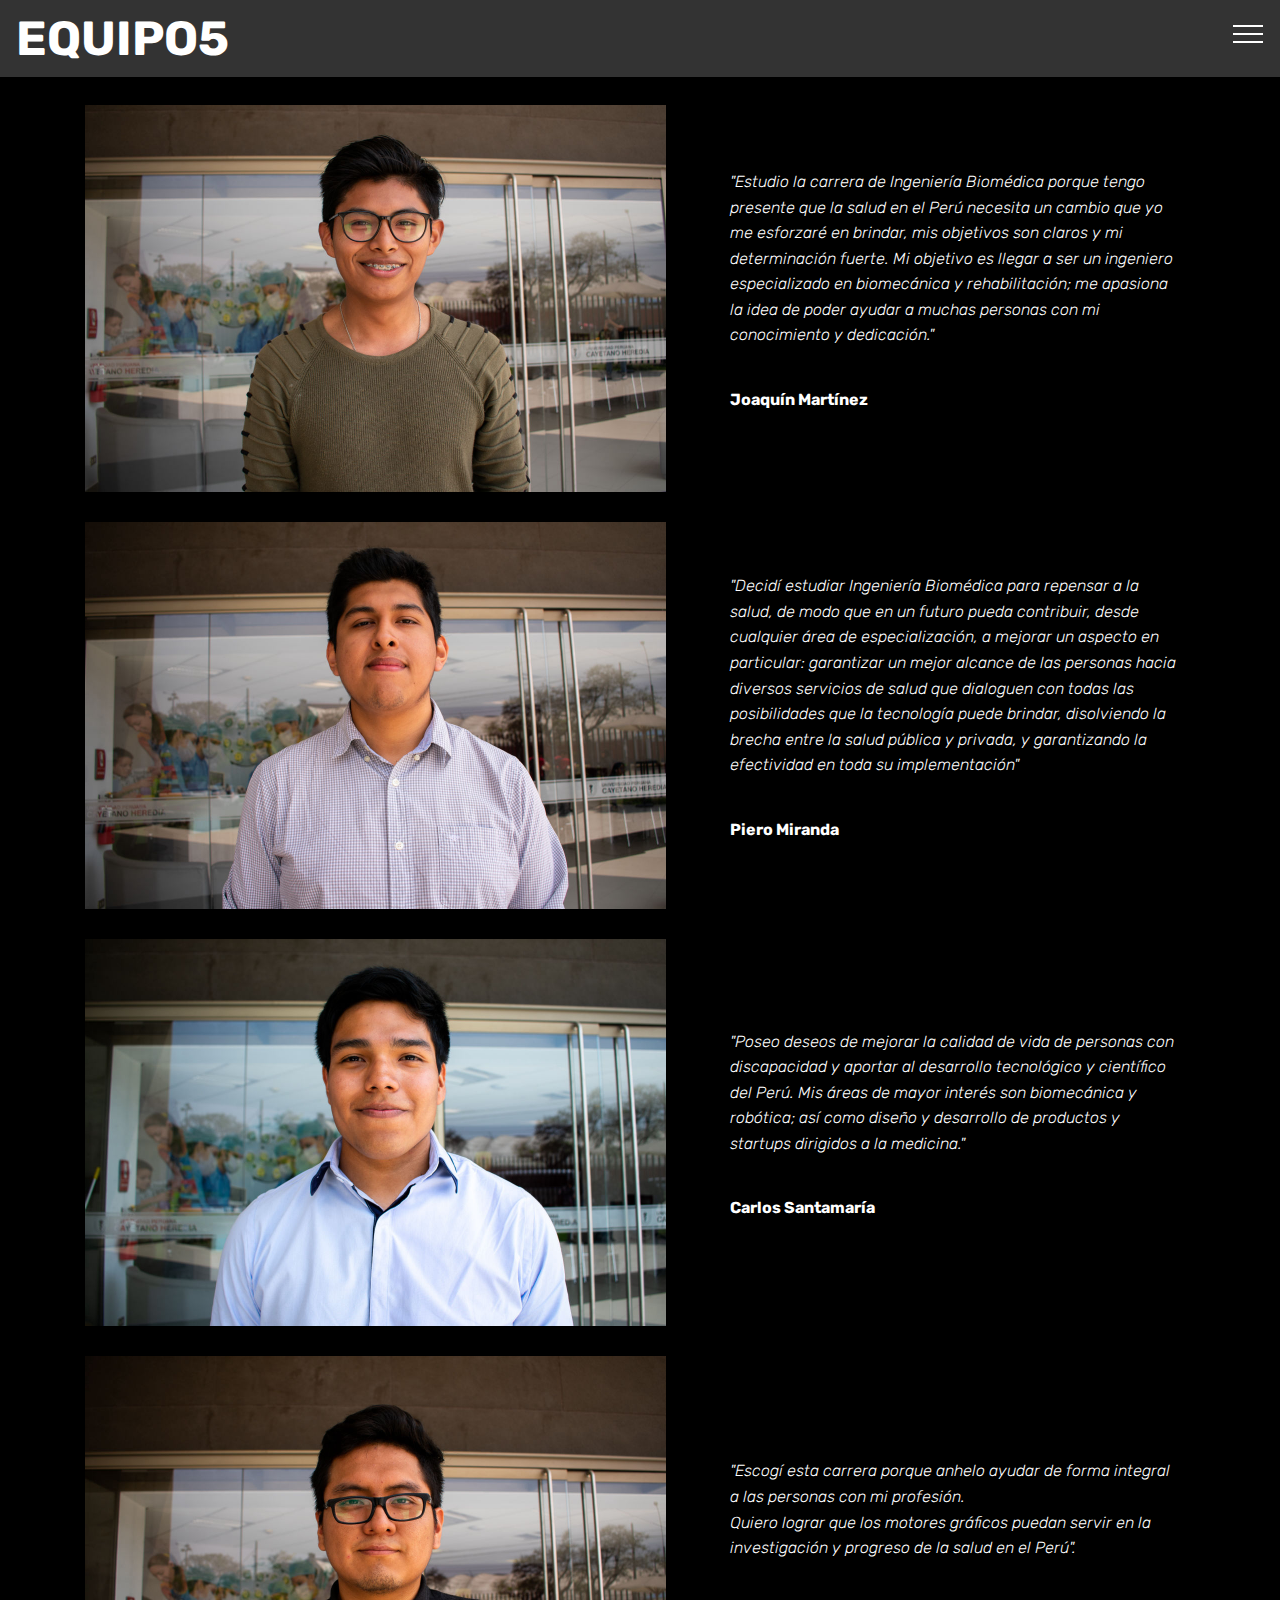
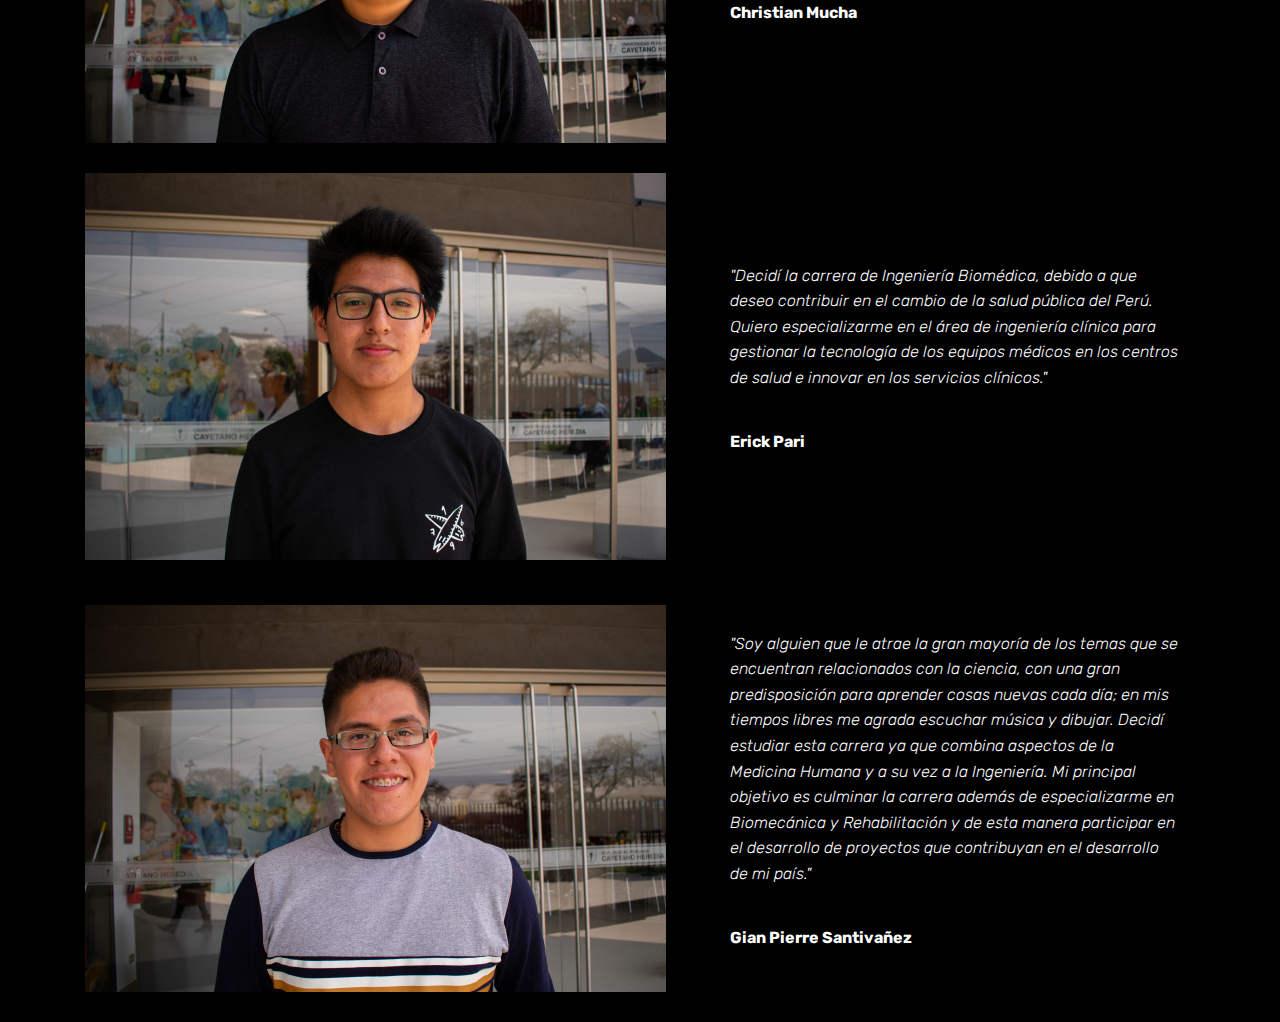
<file: equipo.html>
<!DOCTYPE html>
<html >
<head>
  <!-- Site made with Mobirise Website Builder v4.8.6, https://mobirise.com -->
  <meta charset="UTF-8">
  <meta http-equiv="X-UA-Compatible" content="IE=edge">
  <meta name="generator" content="Mobirise v4.8.6, mobirise.com">
  <meta name="viewport" content="width=device-width, initial-scale=1, minimum-scale=1">
  <link rel="shortcut icon" href="assets/images/logo-pucp-version2-negro-soloescudo-128x127.png" type="image/x-icon">
  <meta name="description" content="Web Builder Description">
  <title>El equipo</title>
  <link rel="stylesheet" href="assets/web/assets/mobirise-icons/mobirise-icons.css">
  <link rel="stylesheet" href="assets/tether/tether.min.css">
  <link rel="stylesheet" href="assets/bootstrap/css/bootstrap.min.css">
  <link rel="stylesheet" href="assets/bootstrap/css/bootstrap-grid.min.css">
  <link rel="stylesheet" href="assets/bootstrap/css/bootstrap-reboot.min.css">
  <link rel="stylesheet" href="assets/dropdown/css/style.css">
  <link rel="stylesheet" href="assets/theme/css/style.css">
  <link rel="stylesheet" href="assets/mobirise/css/mbr-additional.css" type="text/css">
  
  
  
</head>
<body>
  <section class="menu cid-qTkzRZLJNu" once="menu" id="menu1-4">

    

    <nav class="navbar navbar-expand beta-menu navbar-dropdown align-items-center navbar-fixed-top collapsed">
        <button class="navbar-toggler navbar-toggler-right" type="button" data-toggle="collapse" data-target="#navbarSupportedContent" aria-controls="navbarSupportedContent" aria-expanded="false" aria-label="Toggle navigation">
            <div class="hamburger">
                <span></span>
                <span></span>
                <span></span>
                <span></span>
            </div>
        </button>
        <div class="menu-logo">
            <div class="navbar-brand">
                
                <span class="navbar-caption-wrap"><a class="navbar-caption text-white display-2" href="index.html">EQUIPO5</a></span>
            </div>
        </div>
        <div class="collapse navbar-collapse" id="navbarSupportedContent">
            <ul class="navbar-nav nav-dropdown nav-right" data-app-modern-menu="true"><li class="nav-item"><a class="nav-link link text-white display-7" href="index.html"><span class="mbri-home mbr-iconfont mbr-iconfont-btn"></span>Inicio</a></li><li class="nav-item"><a class="nav-link link text-white display-7" href="equipo.html"><span class="mbri-user mbr-iconfont mbr-iconfont-btn"></span>El equipo</a></li>
                <li class="nav-item"><a class="nav-link link text-white display-7" href="problema.html"><span class="mbri-info mbr-iconfont mbr-iconfont-btn"></span>Introducción</a></li><li class="nav-item"><a class="nav-link link text-white display-7" href="entregables.html"><span class="mbri-edit mbr-iconfont mbr-iconfont-btn"></span>Entregables</a></li><li class="nav-item"><a class="nav-link link text-white display-7" href="biblio.html"><span class="mbri-pages mbr-iconfont mbr-iconfont-btn"></span>Bibliografía</a></li><li class="nav-item"><a class="nav-link link text-white display-7" href="fuentes.html"><span class="mbri-paperclip mbr-iconfont mbr-iconfont-btn"></span>Desarrollo de fuentes</a></li></ul>
            
        </div>
    </nav>
</section>

<section class="engine"><a href="https://mobirise.info/v">free html templates</a></section><section class="testimonials2 cid-r5yugrFrFH" id="testimonials2-l">

    

    

    <div class="container">
        <div class="media-container-row">
            <div class="mbr-figure pr-lg-5" style="width: 130%;">
              <img src="assets/images/ajp-3205-1162x774.jpg" alt="" title="">
            </div>
            <div class="media-content px-3 align-self-center mbr-white py-2">
                    <p class="mbr-text testimonial-text mbr-fonts-style display-7">"Estudio la carrera de Ingeniería Biomédica porque tengo presente que la salud en el Perú necesita un cambio que yo me esforzaré en brindar, mis objetivos son claros y mi determinación fuerte. Mi objetivo es llegar a ser un ingeniero especializado en biomecánica y rehabilitación; me apasiona la idea de poder ayudar a muchas personas con mi conocimiento y dedicación."</p>
                    <p class="mbr-author-name pt-4 mb-2 mbr-fonts-style display-7">Joaquín Martínez</p>
                    <p class="mbr-author-desc mbr-fonts-style display-7"></p>
            </div>
        </div>
    </div>
</section>

<section class="testimonials2 cid-r5yuoF1N31" id="testimonials2-m">

    

    

    <div class="container">
        <div class="media-container-row">
            <div class="mbr-figure pr-lg-5" style="width: 130%;">
              <img src="assets/images/ajp-3221-1162x774.jpg" alt="" title="">
            </div>
            <div class="media-content px-3 align-self-center mbr-white py-2">
                    <p class="mbr-text testimonial-text mbr-fonts-style display-7">"Decidí estudiar Ingeniería Biomédica para repensar a la salud, de modo que en un futuro pueda contribuir, desde cualquier área de especialización, a mejorar un aspecto en particular: garantizar un mejor alcance de las personas hacia diversos servicios de salud que dialoguen con todas las posibilidades que la tecnología puede brindar, disolviendo la brecha entre la salud pública y privada, y garantizando la efectividad en toda su implementación"</p>
                    <p class="mbr-author-name pt-4 mb-2 mbr-fonts-style display-7">
                       Piero Miranda</p>
                    <p class="mbr-author-desc mbr-fonts-style display-7"></p>
            </div>
        </div>
    </div>
</section>

<section class="testimonials2 cid-r5yuoTdFqT" id="testimonials2-n">

    

    

    <div class="container">
        <div class="media-container-row">
            <div class="mbr-figure pr-lg-5" style="width: 130%;">
              <img src="assets/images/ajp-3223-1162x774.jpg" alt="" title="">
            </div>
            <div class="media-content px-3 align-self-center mbr-white py-2">
                    <p class="mbr-text testimonial-text mbr-fonts-style display-7">"Poseo deseos de mejorar la calidad de vida de personas con discapacidad y aportar al desarrollo tecnológico y científico del Perú. Mis áreas de mayor interés son biomecánica y robótica; así como diseño y desarrollo de productos y startups dirigidos a la medicina."&nbsp;</p>
                    <p class="mbr-author-name pt-4 mb-2 mbr-fonts-style display-7">
                       Carlos Santamaría</p>
                    <p class="mbr-author-desc mbr-fonts-style display-7"></p>
            </div>
        </div>
    </div>
</section>

<section class="testimonials2 cid-r5yupPKicU" id="testimonials2-p">

    

    

    <div class="container">
        <div class="media-container-row">
            <div class="mbr-figure pr-lg-5" style="width: 130%;">
              <img src="assets/images/ajp-3218-1162x774.jpg" alt="" title="">
            </div>
            <div class="media-content px-3 align-self-center mbr-white py-2">
                    <p class="mbr-text testimonial-text mbr-fonts-style display-7">"Escogí esta carrera porque anhelo ayudar de forma integral a las personas con mi profesión.<br>Quiero lograr que los motores gráficos puedan servir en la investigación y progreso de la salud en el Perú".</p>
                    <p class="mbr-author-name pt-4 mb-2 mbr-fonts-style display-7">
                       Christian Mucha</p>
                    <p class="mbr-author-desc mbr-fonts-style display-7"></p>
            </div>
        </div>
    </div>
</section>

<section class="testimonials2 cid-r73fvytpQd" id="testimonials2-13">

    

    

    <div class="container">
        <div class="media-container-row">
            <div class="mbr-figure pr-lg-5" style="width: 130%;">
              <img src="assets/images/ajp-3208-1162x774.jpg" alt="" title="">
            </div>
            <div class="media-content px-3 align-self-center mbr-white py-2">
                    <p class="mbr-text testimonial-text mbr-fonts-style display-7">"Decidí la carrera de Ingeniería Biomédica, debido a que deseo contribuir en el cambio de la salud pública del Perú.
<br>Quiero especializarme en el área de ingeniería clínica para gestionar la tecnología de los equipos médicos en los centros de salud e innovar en los servicios clínicos."</p>
                    <p class="mbr-author-name pt-4 mb-2 mbr-fonts-style display-7">
                       Erick Pari</p>
                    <p class="mbr-author-desc mbr-fonts-style display-7"></p>
            </div>
        </div>
    </div>
</section>

<section class="testimonials2 cid-r5yupkWuP3" id="testimonials2-o">

    

    

    <div class="container">
        <div class="media-container-row">
            <div class="mbr-figure pr-lg-5" style="width: 130%;">
              <img src="assets/images/ajp-3212-1162x774.jpg" alt="" title="">
            </div>
            <div class="media-content px-3 align-self-center mbr-white py-2">
                    <p class="mbr-text testimonial-text mbr-fonts-style display-7">"Soy alguien que le atrae la gran mayoría de los temas que se encuentran relacionados con la ciencia, con una gran predisposición para aprender cosas nuevas cada día; en mis tiempos libres me agrada escuchar música y dibujar. Decidí estudiar esta carrera ya que combina aspectos de la Medicina Humana y a su vez a la Ingeniería. Mi principal objetivo es culminar la carrera además de especializarme en Biomecánica y Rehabilitación y de esta manera participar en el desarrollo de proyectos que contribuyan en el desarrollo de mi país."</p>
                    <p class="mbr-author-name pt-4 mb-2 mbr-fonts-style display-7">
                       Gian Pierre Santivañez</p>
                    <p class="mbr-author-desc mbr-fonts-style display-7"></p>
            </div>
        </div>
    </div>
</section>


  <script src="assets/web/assets/jquery/jquery.min.js"></script>
  <script src="assets/popper/popper.min.js"></script>
  <script src="assets/tether/tether.min.js"></script>
  <script src="assets/bootstrap/js/bootstrap.min.js"></script>
  <script src="assets/smoothscroll/smooth-scroll.js"></script>
  <script src="assets/dropdown/js/script.min.js"></script>
  <script src="assets/touchswipe/jquery.touch-swipe.min.js"></script>
  <script src="assets/theme/js/script.js"></script>
  
  
</body>
</html>
</file>
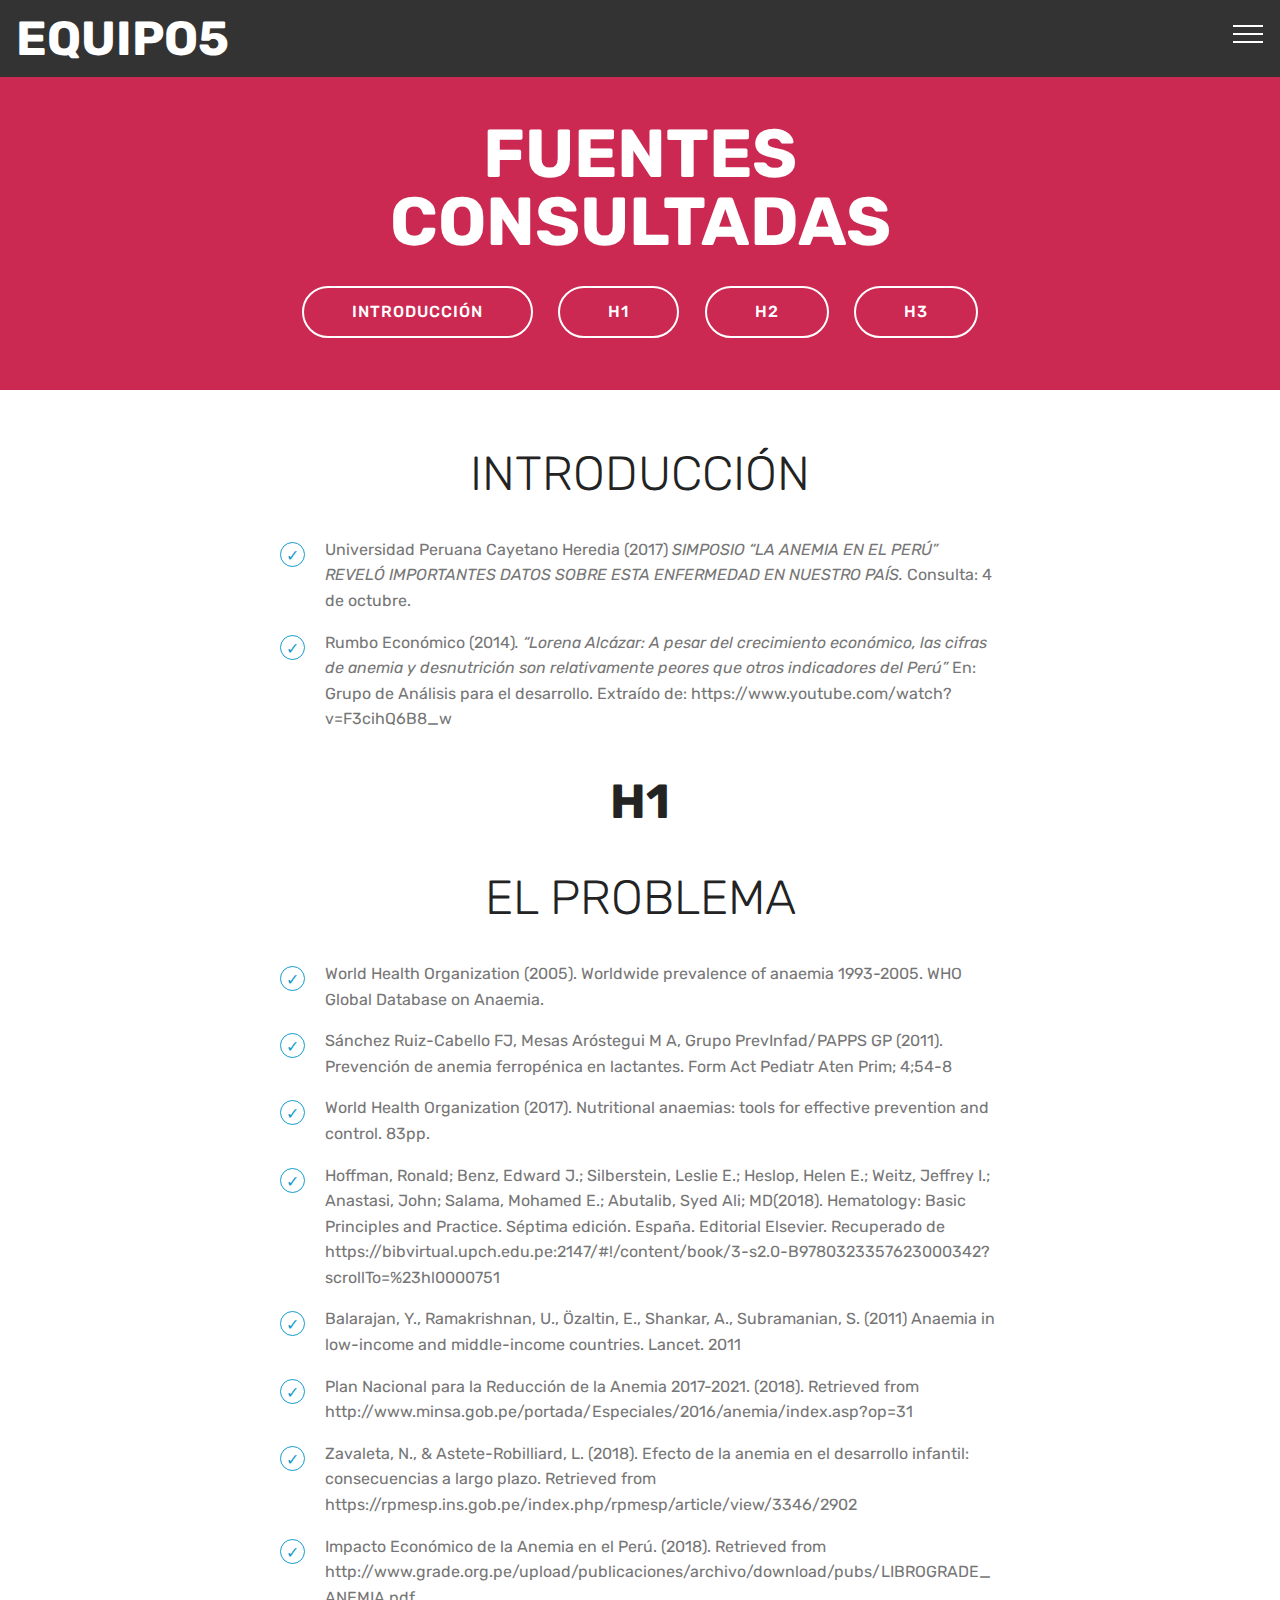
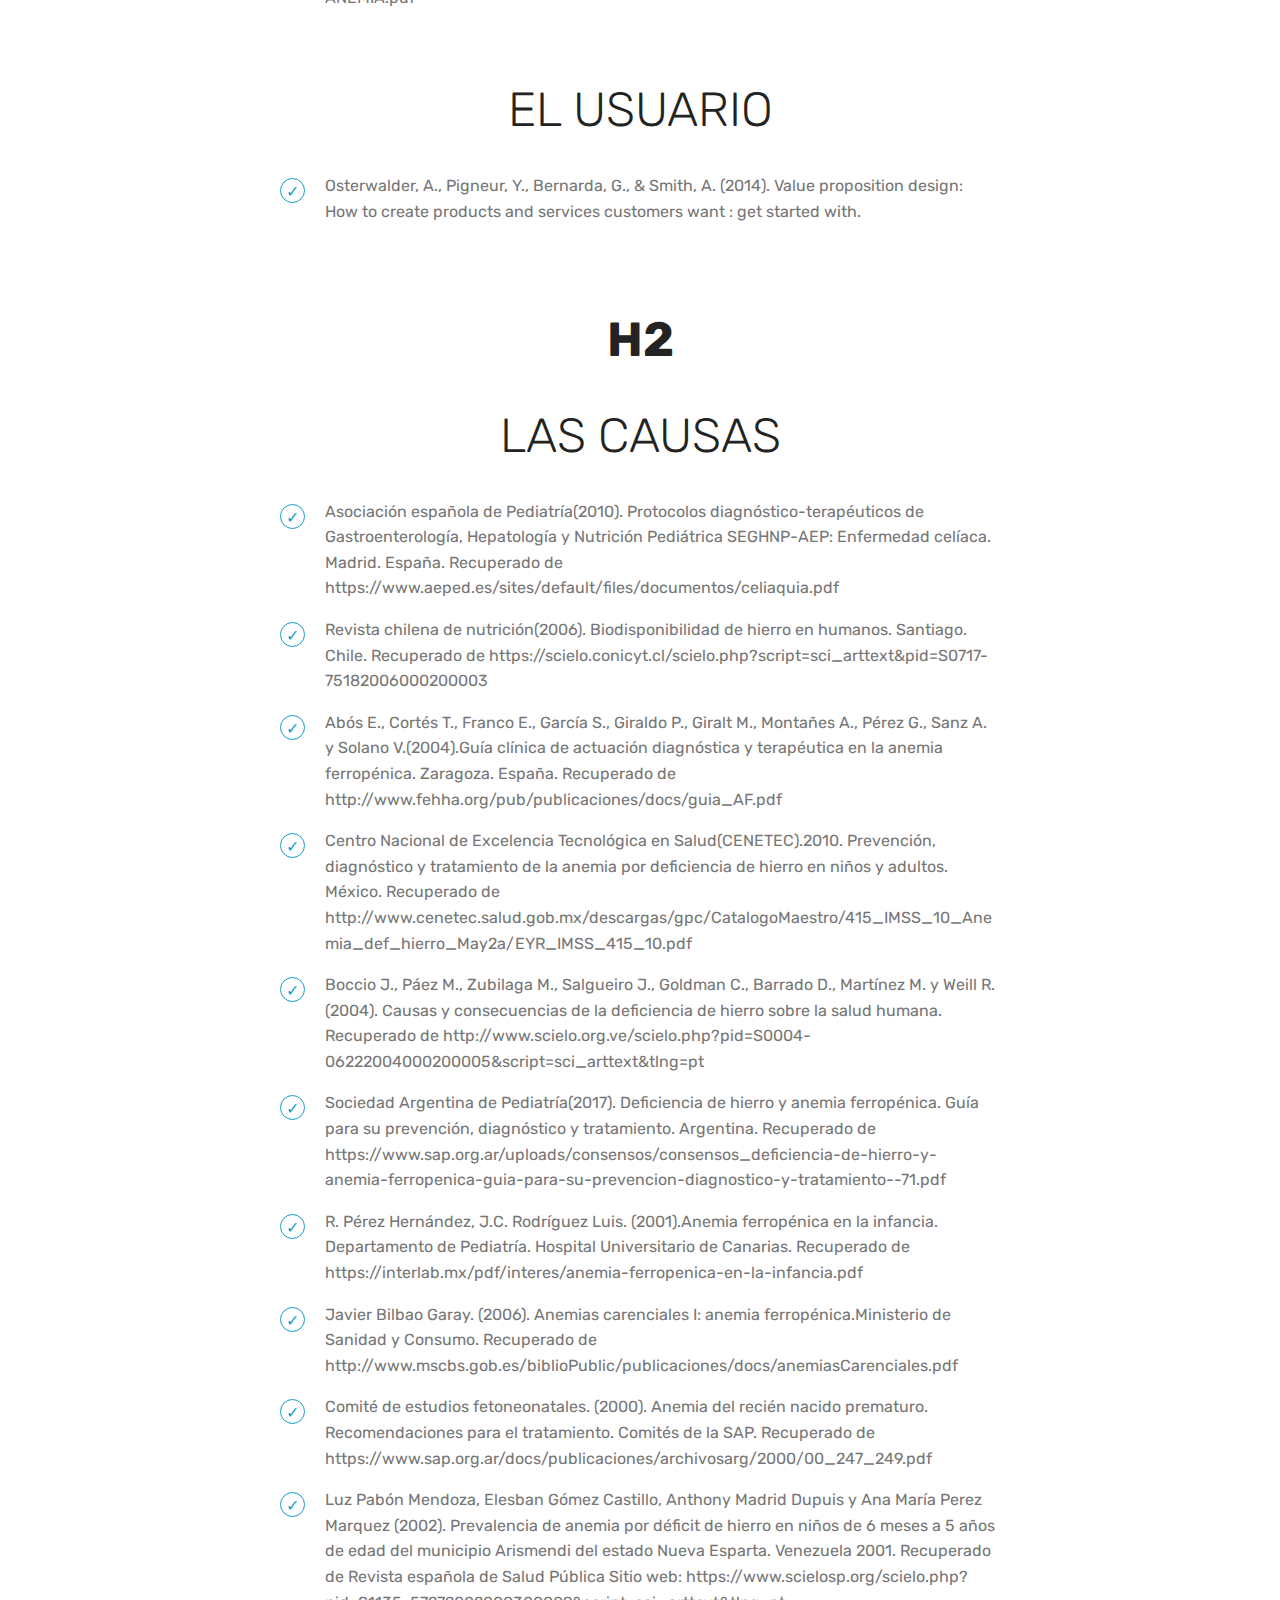
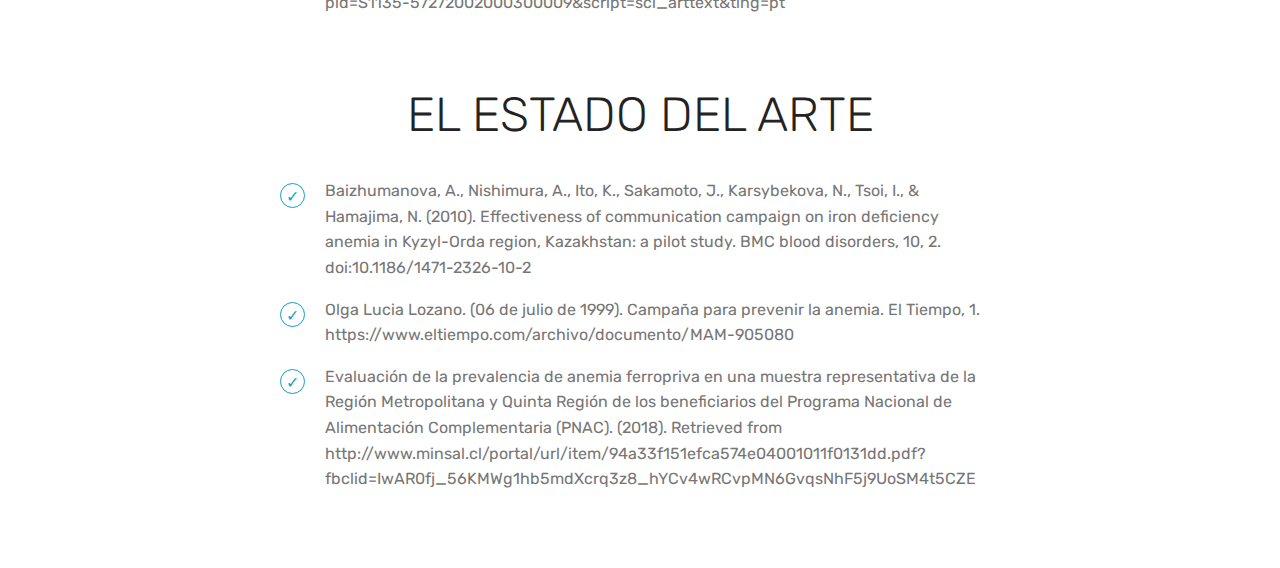
<file: fuente.html>
<!DOCTYPE html>
<html >
<head>
  <!-- Site made with Mobirise Website Builder v4.8.6, https://mobirise.com -->
  <meta charset="UTF-8">
  <meta http-equiv="X-UA-Compatible" content="IE=edge">
  <meta name="generator" content="Mobirise v4.8.6, mobirise.com">
  <meta name="viewport" content="width=device-width, initial-scale=1, minimum-scale=1">
  <link rel="shortcut icon" href="assets/images/logo-pucp-version2-negro-soloescudo-128x127.png" type="image/x-icon">
  <meta name="description" content="Website Generator Description">
  <title>La bibliografía</title>
  <link rel="stylesheet" href="assets/web/assets/mobirise-icons/mobirise-icons.css">
  <link rel="stylesheet" href="assets/tether/tether.min.css">
  <link rel="stylesheet" href="assets/bootstrap/css/bootstrap.min.css">
  <link rel="stylesheet" href="assets/bootstrap/css/bootstrap-grid.min.css">
  <link rel="stylesheet" href="assets/bootstrap/css/bootstrap-reboot.min.css">
  <link rel="stylesheet" href="assets/dropdown/css/style.css">
  <link rel="stylesheet" href="assets/theme/css/style.css">
  <link rel="stylesheet" href="assets/mobirise/css/mbr-additional.css" type="text/css">
  
  
  
</head>
<body>
  <section class="menu cid-qTkzRZLJNu" once="menu" id="menu1-8">

    

    <nav class="navbar navbar-expand beta-menu navbar-dropdown align-items-center navbar-fixed-top collapsed">
        <button class="navbar-toggler navbar-toggler-right" type="button" data-toggle="collapse" data-target="#navbarSupportedContent" aria-controls="navbarSupportedContent" aria-expanded="false" aria-label="Toggle navigation">
            <div class="hamburger">
                <span></span>
                <span></span>
                <span></span>
                <span></span>
            </div>
        </button>
        <div class="menu-logo">
            <div class="navbar-brand">
                
                <span class="navbar-caption-wrap"><a class="navbar-caption text-white display-2" href="index.html">EQUIPO5</a></span>
            </div>
        </div>
        <div class="collapse navbar-collapse" id="navbarSupportedContent">
            <ul class="navbar-nav nav-dropdown nav-right" data-app-modern-menu="true"><li class="nav-item"><a class="nav-link link text-white display-7" href="index.html"><span class="mbri-home mbr-iconfont mbr-iconfont-btn"></span>Inicio</a></li><li class="nav-item"><a class="nav-link link text-white display-7" href="equipo.html"><span class="mbri-user mbr-iconfont mbr-iconfont-btn"></span>El equipo</a></li>
                <li class="nav-item"><a class="nav-link link text-white display-7" href="problema.html"><span class="mbri-info mbr-iconfont mbr-iconfont-btn"></span>Introducción</a></li><li class="nav-item"><a class="nav-link link text-white display-7" href="entregables.html"><span class="mbri-edit mbr-iconfont mbr-iconfont-btn"></span>Entregables</a></li><li class="nav-item"><a class="nav-link link text-white display-7" href="biblio.html"><span class="mbri-pages mbr-iconfont mbr-iconfont-btn"></span>Bibliografía</a></li><li class="nav-item"><a class="nav-link link text-white display-7" href="fuentes.html"><span class="mbri-paperclip mbr-iconfont mbr-iconfont-btn"></span>Desarrollo de fuentes</a></li></ul>
            
        </div>
    </nav>
</section>

<section class="engine"><a href="https://mobirise.info/y">free html web templates</a></section><section class="mbr-section content5 cid-r7fqOGKZFc" id="content5-e">

    

    

    <div class="container">
        <div class="media-container-row">
            <div class="title col-12 col-md-8">
                <h2 class="align-center mbr-bold mbr-white pb-3 mbr-fonts-style display-1">FUENTES<br>CONSULTADAS</h2>
                
                
                <div class="mbr-section-btn align-center"><a class="btn btn-white-outline display-4" href="biblio.html#content4-f">INTRODUCCIÓN</a> <a class="btn btn-white-outline display-4" href="biblio.html#content4-h">H1</a> <a class="btn btn-white-outline display-4" href="biblio.html#content4-j">H2</a> <a class="btn btn-white-outline display-4" href="page8.html">H3</a></div>
            </div>
        </div>
    </div>
</section>

<section class="mbr-section content4 cid-r7fr0Dr8Bo" id="content4-f">

    

    <div class="container">
        <div class="media-container-row">
            <div class="title col-12 col-md-8">
                <h2 class="align-center pb-3 mbr-fonts-style display-2">INTRODUCCIÓN</h2>
                
                
            </div>
        </div>
    </div>
</section>

<section class="mbr-section article content12 cid-r7fruGzYEX" id="content12-l">
     

    <div class="container">
        <div class="media-container-row">
            <div class="mbr-text counter-container col-12 col-md-8 mbr-fonts-style display-7">
                <ul>
                    <li>Universidad Peruana Cayetano Heredia (2017) <em>SIMPOSIO “LA ANEMIA EN EL PERÚ” REVELÓ IMPORTANTES DATOS SOBRE ESTA ENFERMEDAD EN NUESTRO PAÍS.</em> Consulta: 4 de octubre. 
</li><li>Rumbo Económico (2014)<em>. “Lorena Alcázar: A pesar del crecimiento económico, las cifras de anemia y desnutrición son relativamente peores que otros indicadores del Perú”</em> En: Grupo de Análisis para el desarrollo. Extraído de: https://www.youtube.com/watch?v=F3cihQ6B8_w</li>
                </ul>
            </div>
        </div>
    </div>
</section>

<section class="mbr-section content4 cid-r7frcweia8" id="content4-h">

    

    <div class="container">
        <div class="media-container-row">
            <div class="title col-12 col-md-8">
                <h2 class="align-center pb-3 mbr-fonts-style display-2"><strong>H1</strong><br><br>EL PROBLEMA</h2>
                
                
            </div>
        </div>
    </div>
</section>

<section class="mbr-section article content12 cid-r7frZbRoYo" id="content12-m">
     

    <div class="container">
        <div class="media-container-row">
            <div class="mbr-text counter-container col-12 col-md-8 mbr-fonts-style display-7">
                <ul>
                    <li>World Health Organization (2005). Worldwide prevalence of anaemia 1993-2005. WHO Global Database on Anaemia.
</li><li>Sánchez Ruiz-Cabello FJ, Mesas Aróstegui M A, Grupo PrevInfad/PAPPS GP (2011). Prevención de anemia ferropénica en lactantes. Form Act Pediatr Aten Prim; 4;54-8
</li><li>World Health Organization (2017). Nutritional anaemias: tools for effective prevention and control. 83pp.
</li><li>Hoffman, Ronald; Benz, Edward J.; Silberstein, Leslie E.; Heslop, Helen E.; Weitz, Jeffrey I.; Anastasi, John; Salama, Mohamed E.; Abutalib, Syed Ali; MD(2018). Hematology: Basic Principles and Practice. Séptima edición. España. Editorial Elsevier. Recuperado de https://bibvirtual.upch.edu.pe:2147/#!/content/book/3-s2.0-B9780323357623000342?scrollTo=%23hl0000751&nbsp;</li><li>Balarajan, Y., Ramakrishnan, U., Özaltin, E., Shankar, A., Subramanian, S. (2011) Anaemia in low-income and middle-income countries. Lancet. 2011</li><li>Plan Nacional para la Reducción de la Anemia 2017-2021. (2018). Retrieved from http://www.minsa.gob.pe/portada/Especiales/2016/anemia/index.asp?op=31
</li><li>Zavaleta, N., &amp; Astete-Robilliard, L. (2018). Efecto de la anemia en el desarrollo infantil: consecuencias a largo plazo. Retrieved from https://rpmesp.ins.gob.pe/index.php/rpmesp/article/view/3346/2902
</li><li>Impacto Económico de la Anemia en el Perú. (2018). Retrieved from http://www.grade.org.pe/upload/publicaciones/archivo/download/pubs/LIBROGRADE_ANEMIA.pdf
</li>
                </ul>
            </div>
        </div>
    </div>
</section>

<section class="mbr-section content4 cid-r7frhntfVp" id="content4-j">

    

    <div class="container">
        <div class="media-container-row">
            <div class="title col-12 col-md-8">
                <h2 class="align-center pb-3 mbr-fonts-style display-2">EL USUARIO</h2>
                
                
            </div>
        </div>
    </div>
</section>

<section class="mbr-section article content12 cid-r7fsWoLnaJ" id="content12-n">
     

    <div class="container">
        <div class="media-container-row">
            <div class="mbr-text counter-container col-12 col-md-8 mbr-fonts-style display-7">
                <ul>
                    <li>Osterwalder, A., Pigneur, Y., Bernarda, G., &amp; Smith, A. (2014). Value proposition design: How to create products and services customers want : get started with.</li>
                </ul>
            </div>
        </div>
    </div>
</section>

<section class="mbr-section content4 cid-r7ftRdL5sn" id="content4-o">

    

    <div class="container">
        <div class="media-container-row">
            <div class="title col-12 col-md-8">
                <h2 class="align-center pb-3 mbr-fonts-style display-2"><strong>H2</strong><br><br>LAS CAUSAS</h2>
                
                
            </div>
        </div>
    </div>
</section>

<section class="mbr-section article content12 cid-r7fu3lR3YA" id="content12-p">
     

    <div class="container">
        <div class="media-container-row">
            <div class="mbr-text counter-container col-12 col-md-8 mbr-fonts-style display-7">
                <ul>
                    <li>Asociación española de Pediatría(2010). Protocolos diagnóstico-terapéuticos de Gastroenterología, Hepatología y Nutrición Pediátrica SEGHNP-AEP: Enfermedad celíaca. Madrid. España. Recuperado de https://www.aeped.es/sites/default/files/documentos/celiaquia.pdf 
</li><li>Revista chilena de nutrición(2006). Biodisponibilidad de hierro en humanos. Santiago. Chile. Recuperado de https://scielo.conicyt.cl/scielo.php?script=sci_arttext&amp;pid=S0717-75182006000200003 
</li><li>Abós E., Cortés T., Franco E., García S., Giraldo P., Giralt M., Montañes A., Pérez G., Sanz A. y Solano V.(2004).Guía clínica de actuación diagnóstica y terapéutica en la anemia ferropénica. Zaragoza. España. Recuperado de http://www.fehha.org/pub/publicaciones/docs/guia_AF.pdf
</li><li>Centro Nacional de Excelencia Tecnológica en Salud(CENETEC).2010. Prevención, diagnóstico y tratamiento de la anemia por deficiencia de hierro en niños y adultos. México. Recuperado de http://www.cenetec.salud.gob.mx/descargas/gpc/CatalogoMaestro/415_IMSS_10_Anemia_def_hierro_May2a/EYR_IMSS_415_10.pdf 
</li><li>Boccio J., Páez M., Zubilaga M., Salgueiro J., Goldman C., Barrado D., Martínez M. y Weill R.(2004). Causas y consecuencias de la deficiencia de hierro sobre la salud humana.  Recuperado de http://www.scielo.org.ve/scielo.php?pid=S0004-06222004000200005&amp;script=sci_arttext&amp;tlng=pt 
</li><li>Sociedad Argentina de Pediatría(2017). Deficiencia de hierro y anemia ferropénica. Guía para su prevención, diagnóstico y tratamiento. Argentina. Recuperado de https://www.sap.org.ar/uploads/consensos/consensos_deficiencia-de-hierro-y-anemia-ferropenica-guia-para-su-prevencion-diagnostico-y-tratamiento--71.pdf
</li><li>R. Pérez Hernández, J.C. Rodríguez Luis. (2001).Anemia ferropénica en la infancia. Departamento de Pediatría. Hospital Universitario de Canarias. Recuperado de https://interlab.mx/pdf/interes/anemia-ferropenica-en-la-infancia.pdf
</li><li>Javier Bilbao Garay. (2006). Anemias carenciales I: anemia ferropénica.Ministerio de Sanidad y Consumo. Recuperado de  http://www.mscbs.gob.es/biblioPublic/publicaciones/docs/anemiasCarenciales.pdf
</li><li>Comité de estudios fetoneonatales. (2000). Anemia del recién nacido prematuro. Recomendaciones para el tratamiento. Comités de la SAP. Recuperado de https://www.sap.org.ar/docs/publicaciones/archivosarg/2000/00_247_249.pdf
</li><li>Luz Pabón Mendoza, Elesban Gómez Castillo, Anthony Madrid Dupuis y Ana María Perez Marquez (2002). Prevalencia de anemia por déficit de hierro en niños de 6 meses a 5 años de edad del municipio Arismendi del estado Nueva Esparta. Venezuela 2001. Recuperado de Revista española de Salud Pública Sitio web: https://www.scielosp.org/scielo.php?pid=S1135-57272002000300009&amp;script=sci_arttext&amp;tlng=pt
</li>
                </ul>
            </div>
        </div>
    </div>
</section>

<section class="mbr-section content4 cid-r7fu4mTDnw" id="content4-q">

    

    <div class="container">
        <div class="media-container-row">
            <div class="title col-12 col-md-8">
                <h2 class="align-center pb-3 mbr-fonts-style display-2">EL ESTADO DEL ARTE</h2>
                
                
            </div>
        </div>
    </div>
</section>

<section class="mbr-section article content12 cid-r7fu5ebesd" id="content12-r">
     

    <div class="container">
        <div class="media-container-row">
            <div class="mbr-text counter-container col-12 col-md-8 mbr-fonts-style display-7">
                <ul>
                    <li>Baizhumanova, A., Nishimura, A., Ito, K., Sakamoto, J., Karsybekova, N., Tsoi, I., &amp; Hamajima, N. (2010). Effectiveness of communication campaign on iron deficiency anemia in Kyzyl-Orda region, Kazakhstan: a pilot study. BMC blood disorders, 10, 2. doi:10.1186/1471-2326-10-2</li><li>Olga Lucia Lozano. (06 de julio de 1999). Campaña para prevenir la anemia. El Tiempo, 1. https://www.eltiempo.com/archivo/documento/MAM-905080
</li><li>Evaluación de la prevalencia de anemia ferropriva en una muestra representativa de la Región Metropolitana y Quinta Región de los beneficiarios del Programa Nacional de Alimentación Complementaria (PNAC). (2018). Retrieved from http://www.minsal.cl/portal/url/item/94a33f151efca574e04001011f0131dd.pdf?fbclid=IwAR0fj_56KMWg1hb5mdXcrq3z8_hYCv4wRCvpMN6GvqsNhF5j9UoSM4t5CZE
</li>
                </ul>
            </div>
        </div>
    </div>
</section>


  <script src="assets/web/assets/jquery/jquery.min.js"></script>
  <script src="assets/popper/popper.min.js"></script>
  <script src="assets/tether/tether.min.js"></script>
  <script src="assets/bootstrap/js/bootstrap.min.js"></script>
  <script src="assets/smoothscroll/smooth-scroll.js"></script>
  <script src="assets/dropdown/js/script.min.js"></script>
  <script src="assets/touchswipe/jquery.touch-swipe.min.js"></script>
  <script src="assets/theme/js/script.js"></script>
  
  
</body>
</html>
</file>
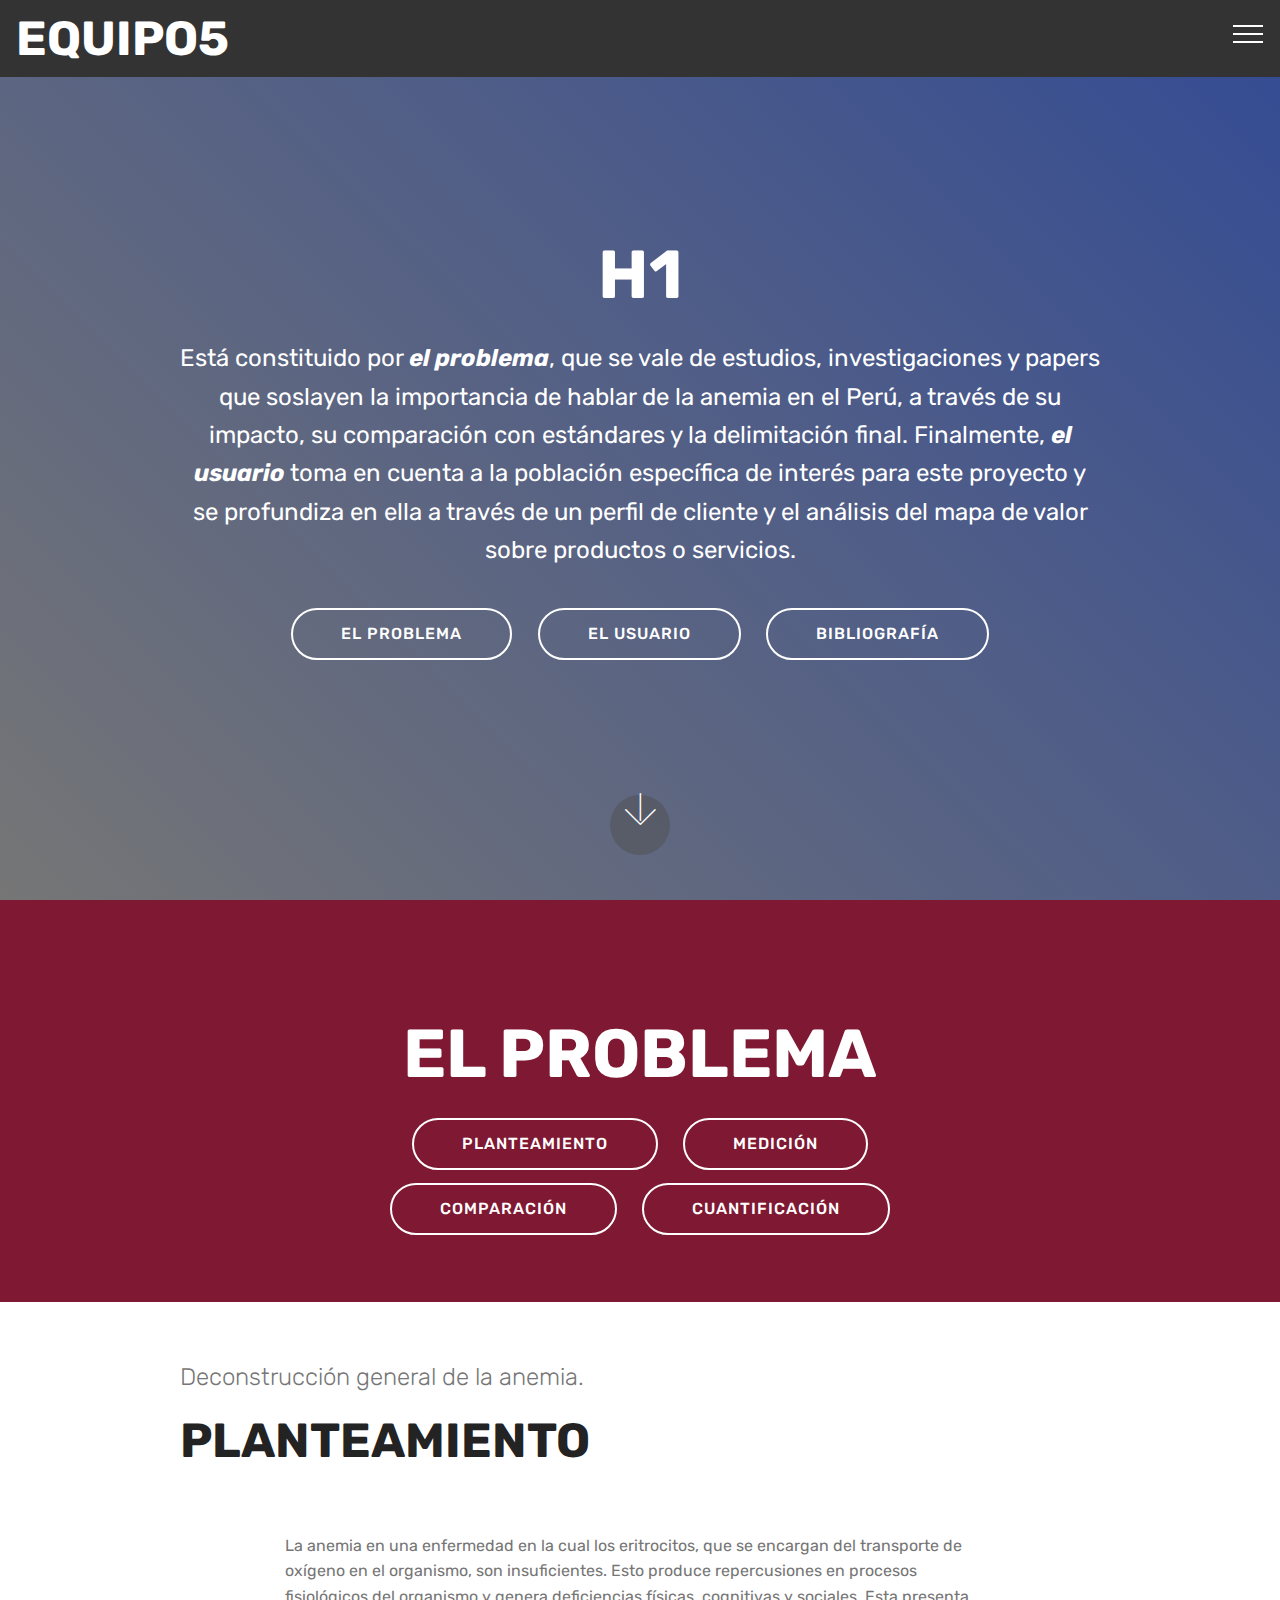
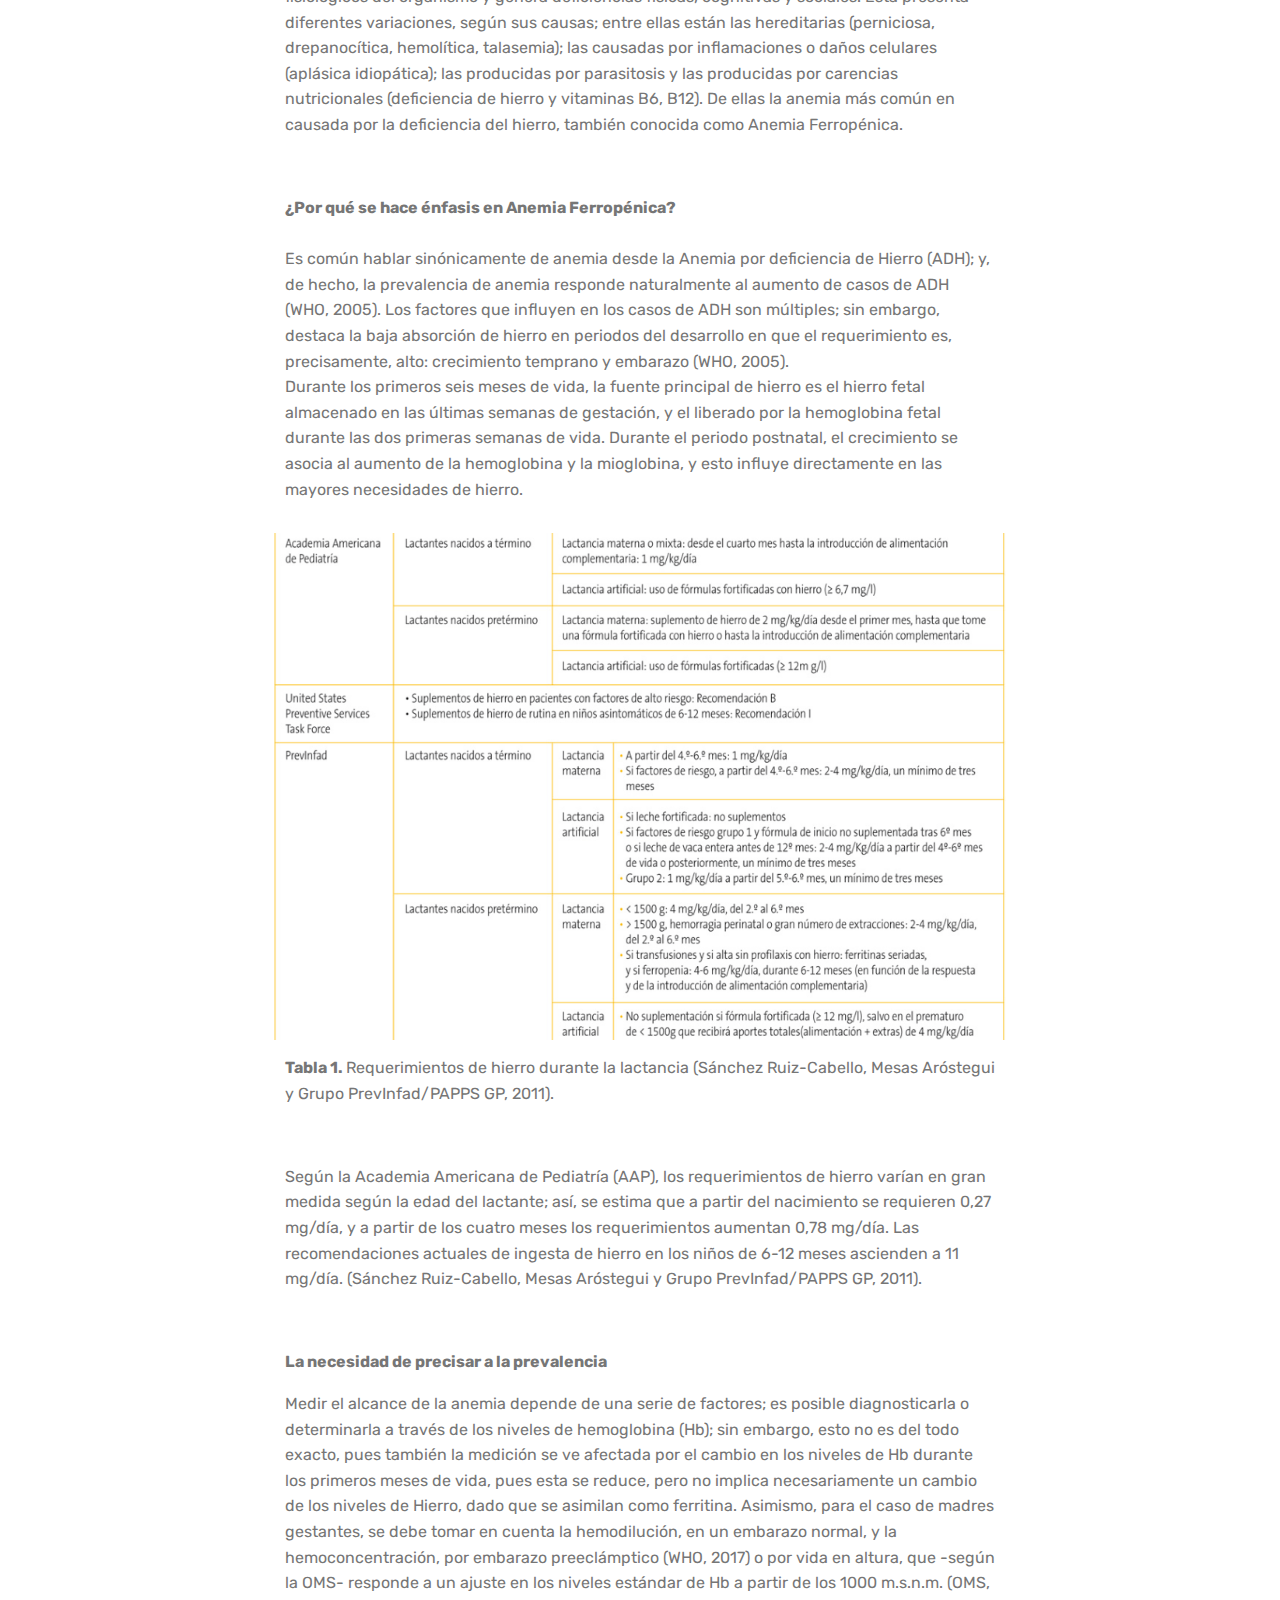
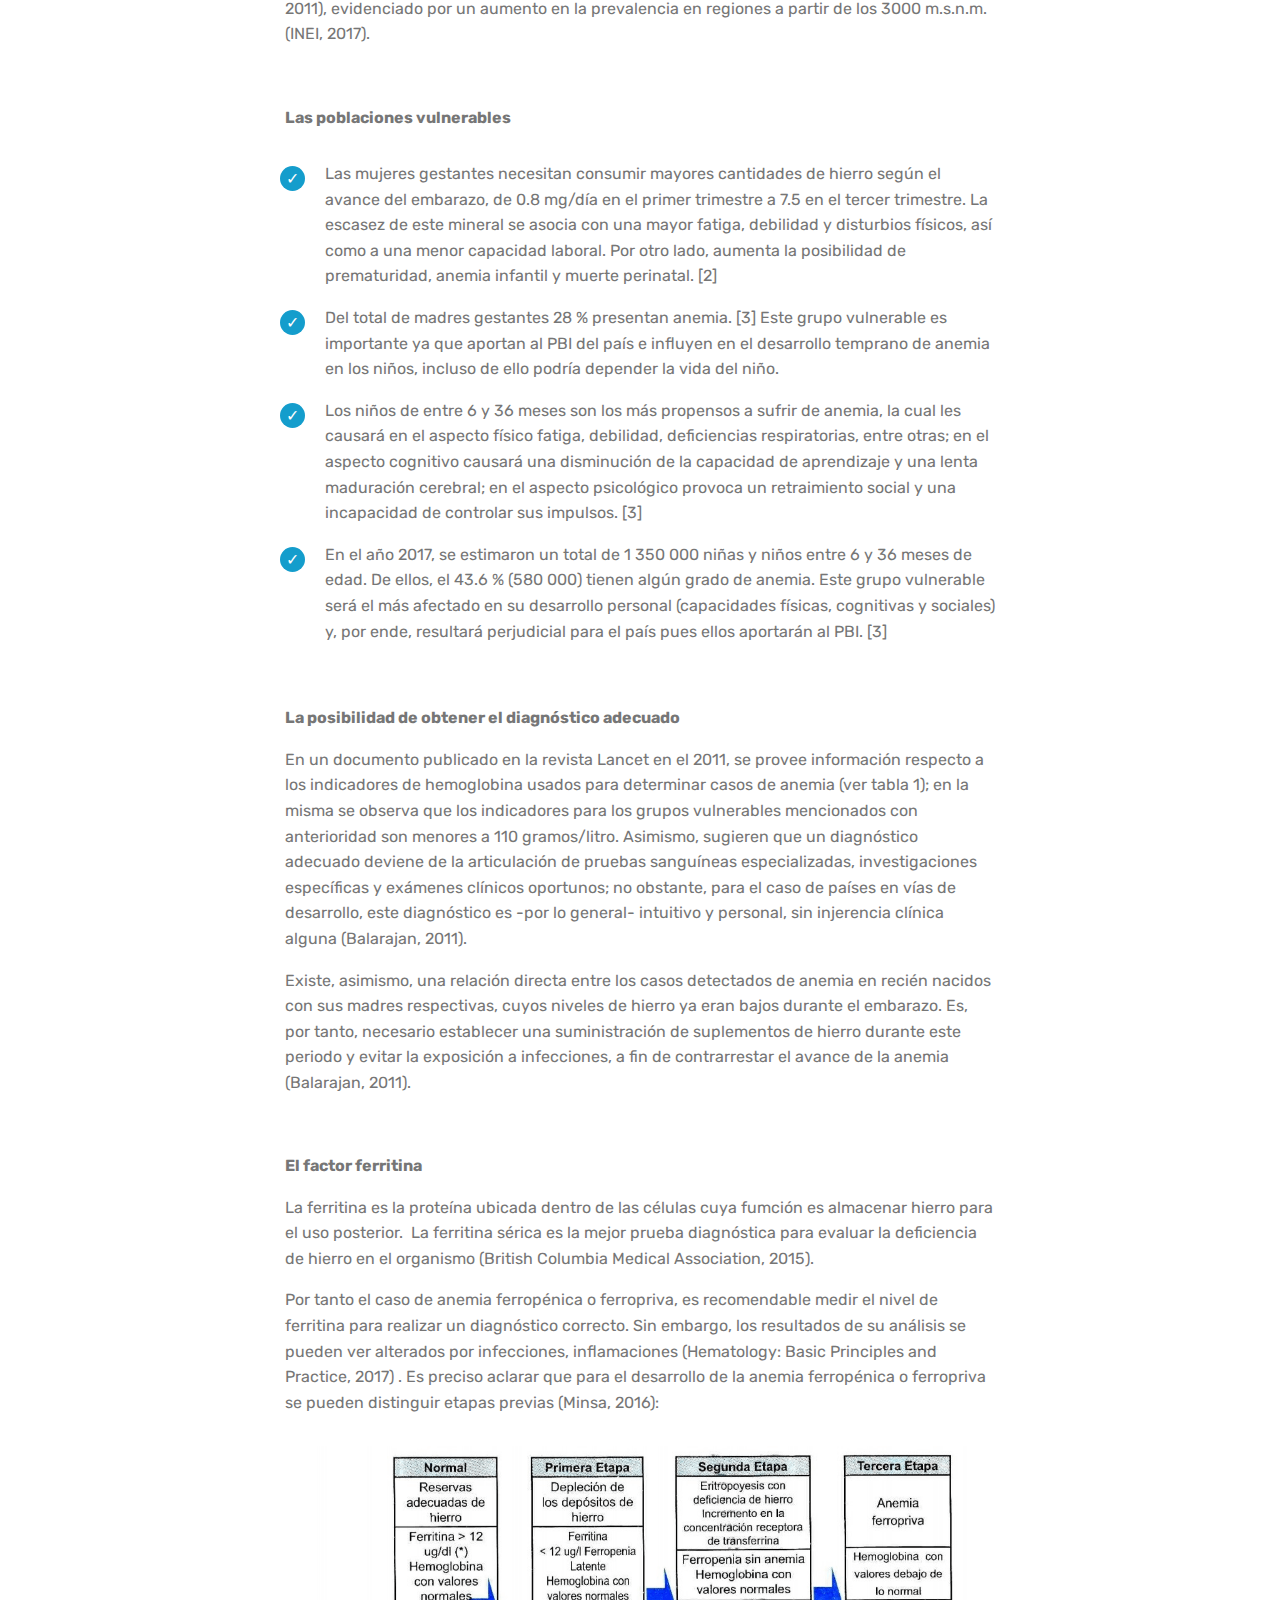
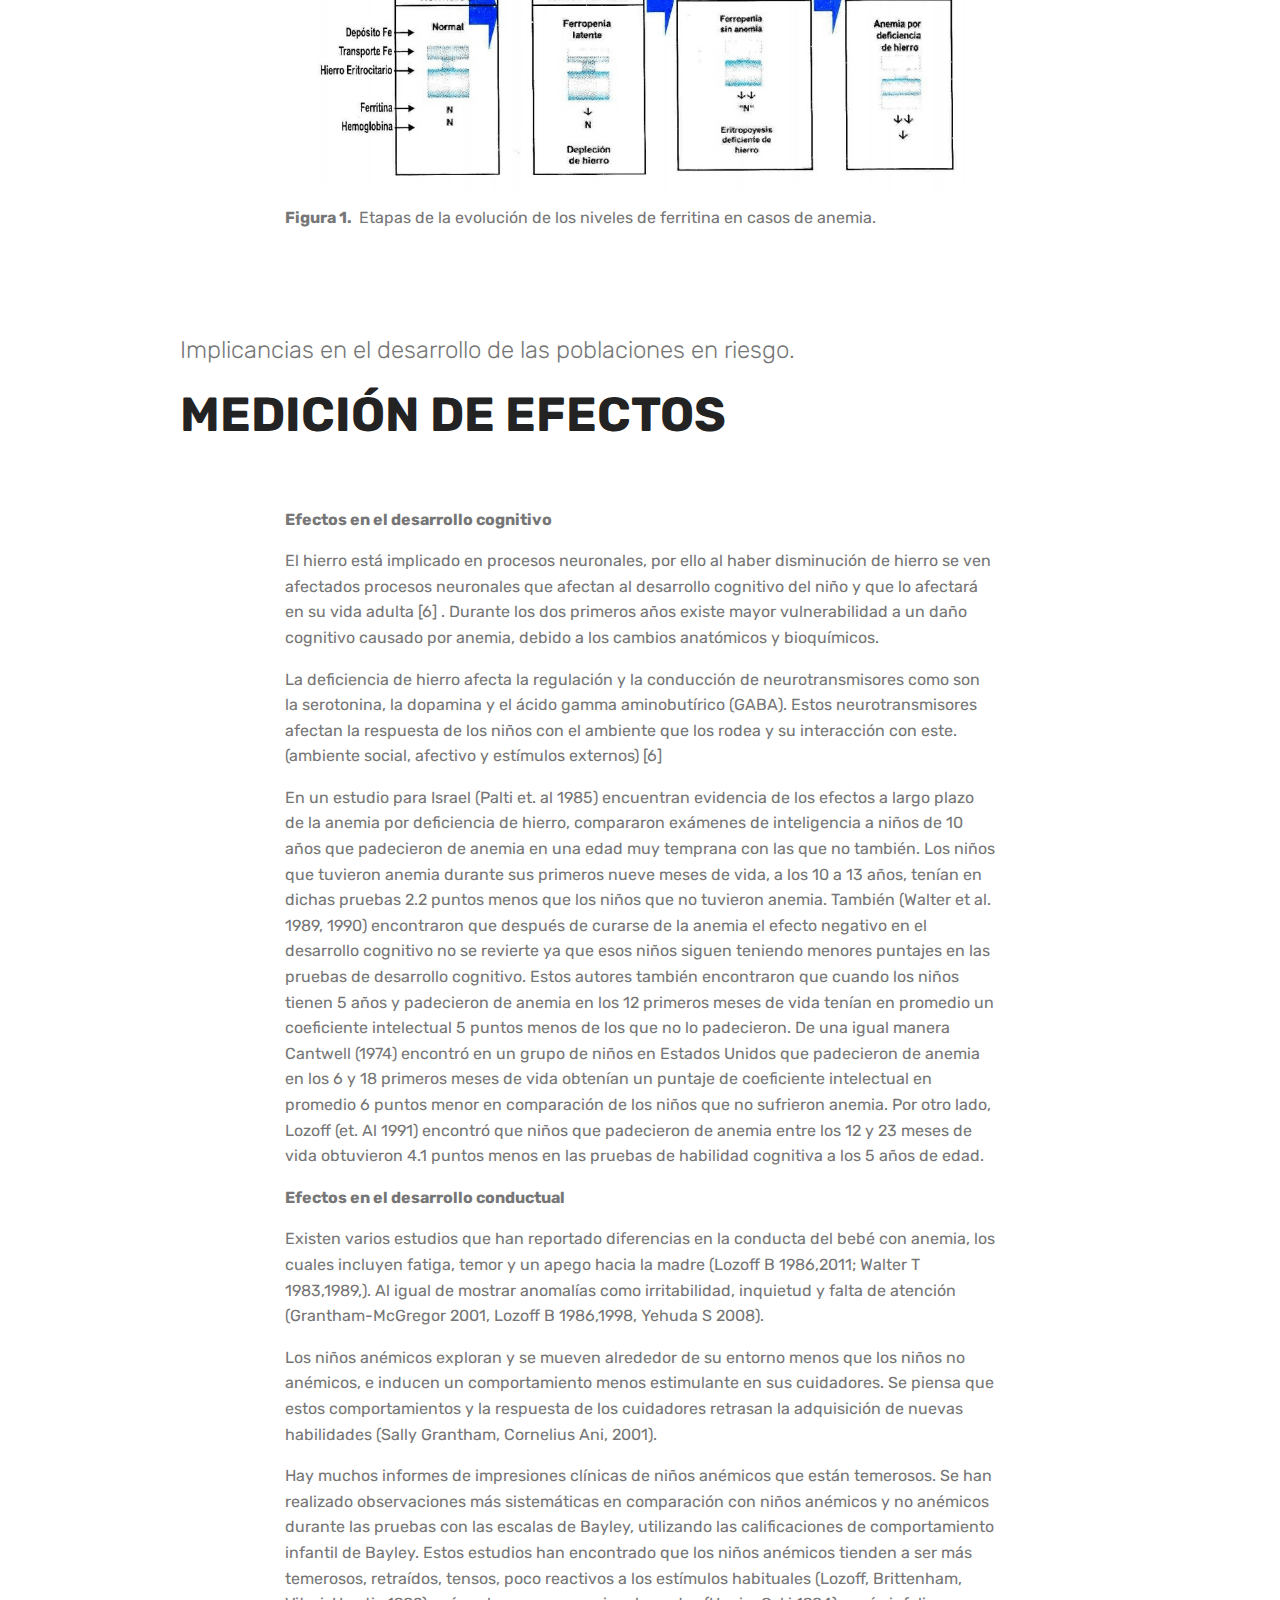
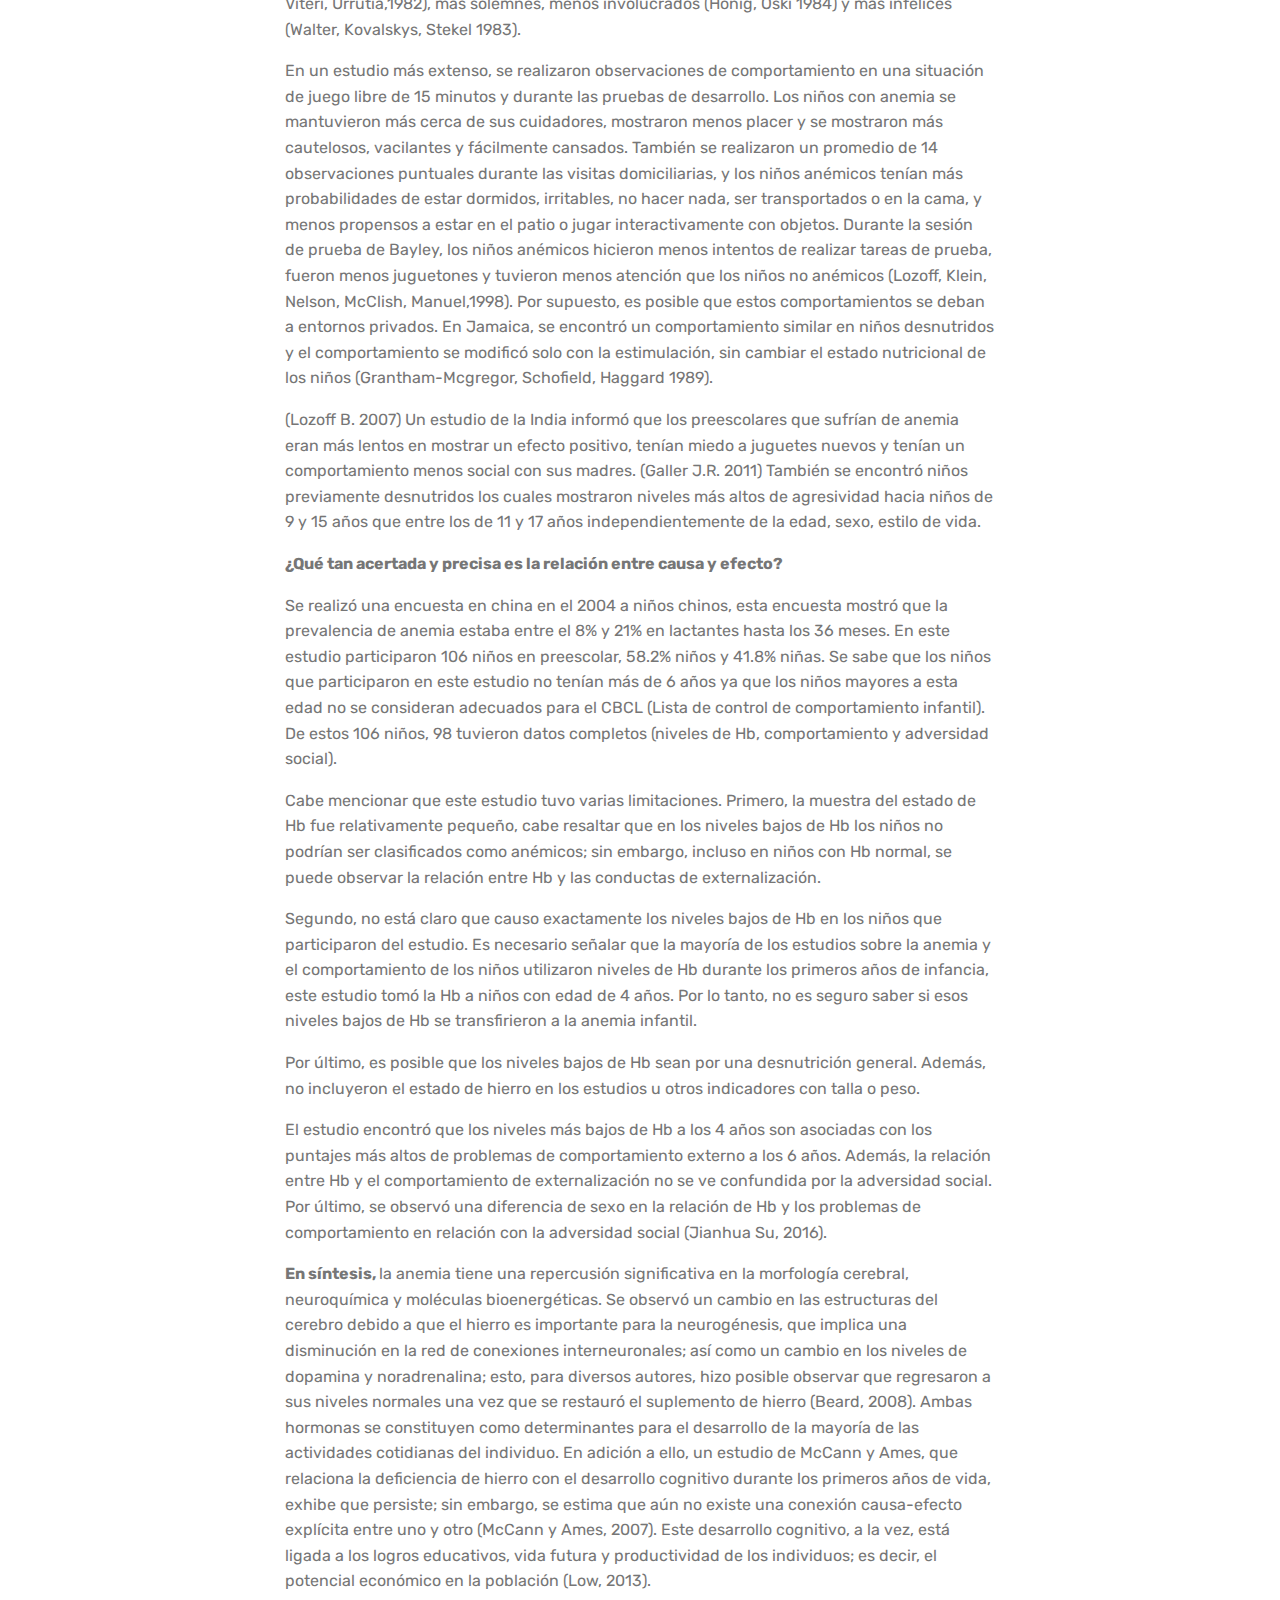
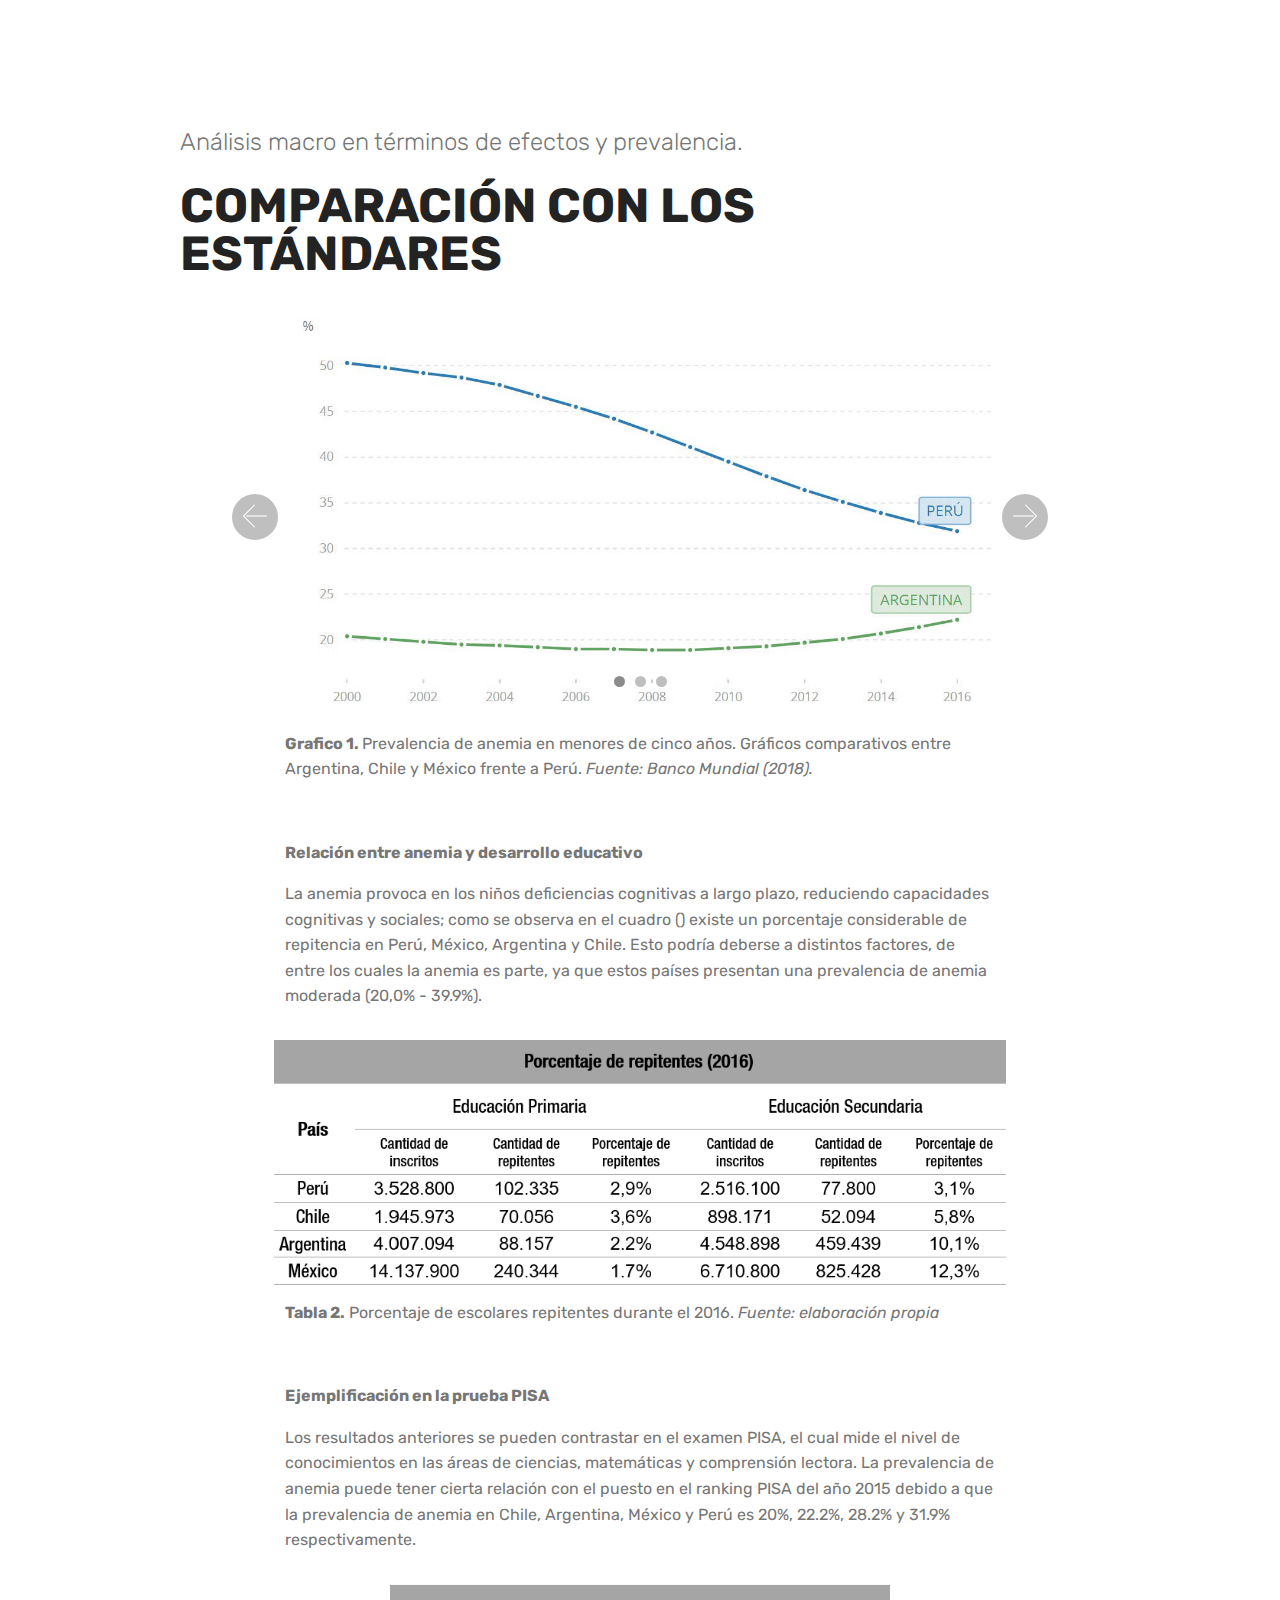
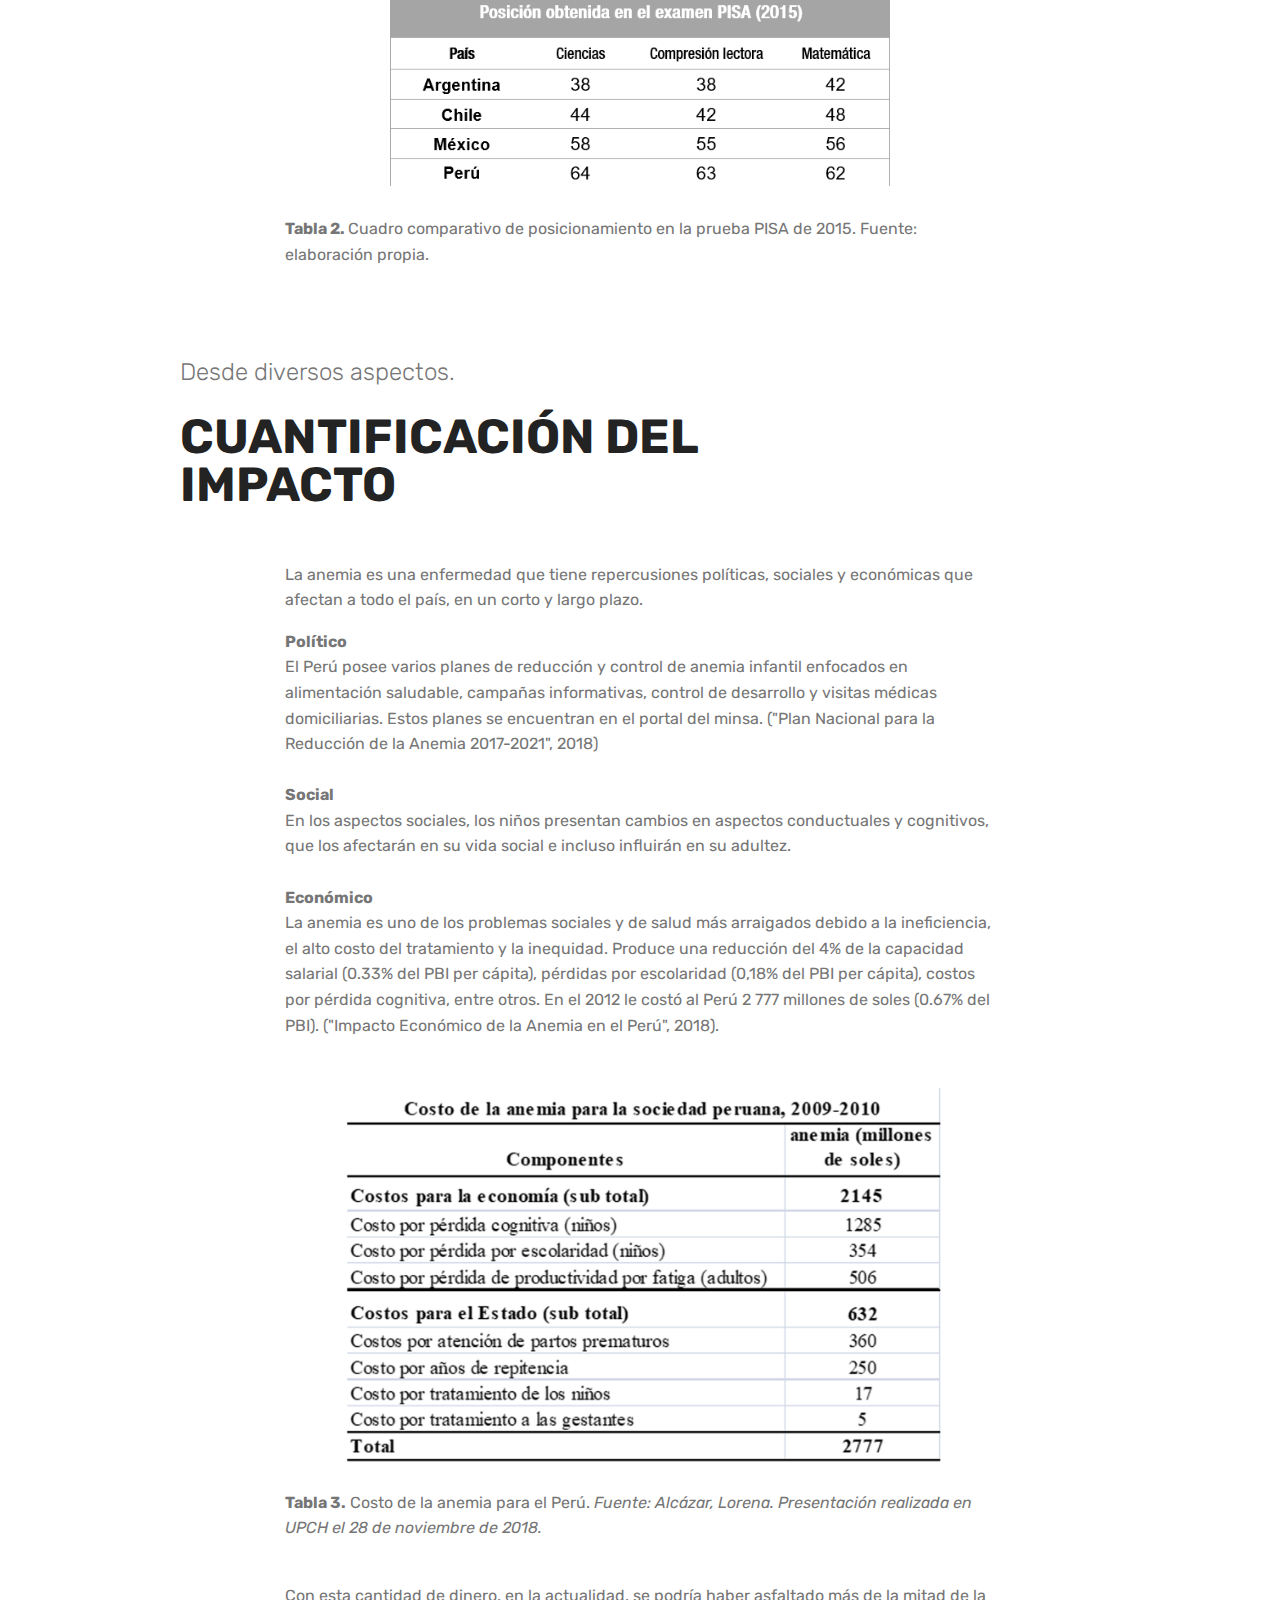
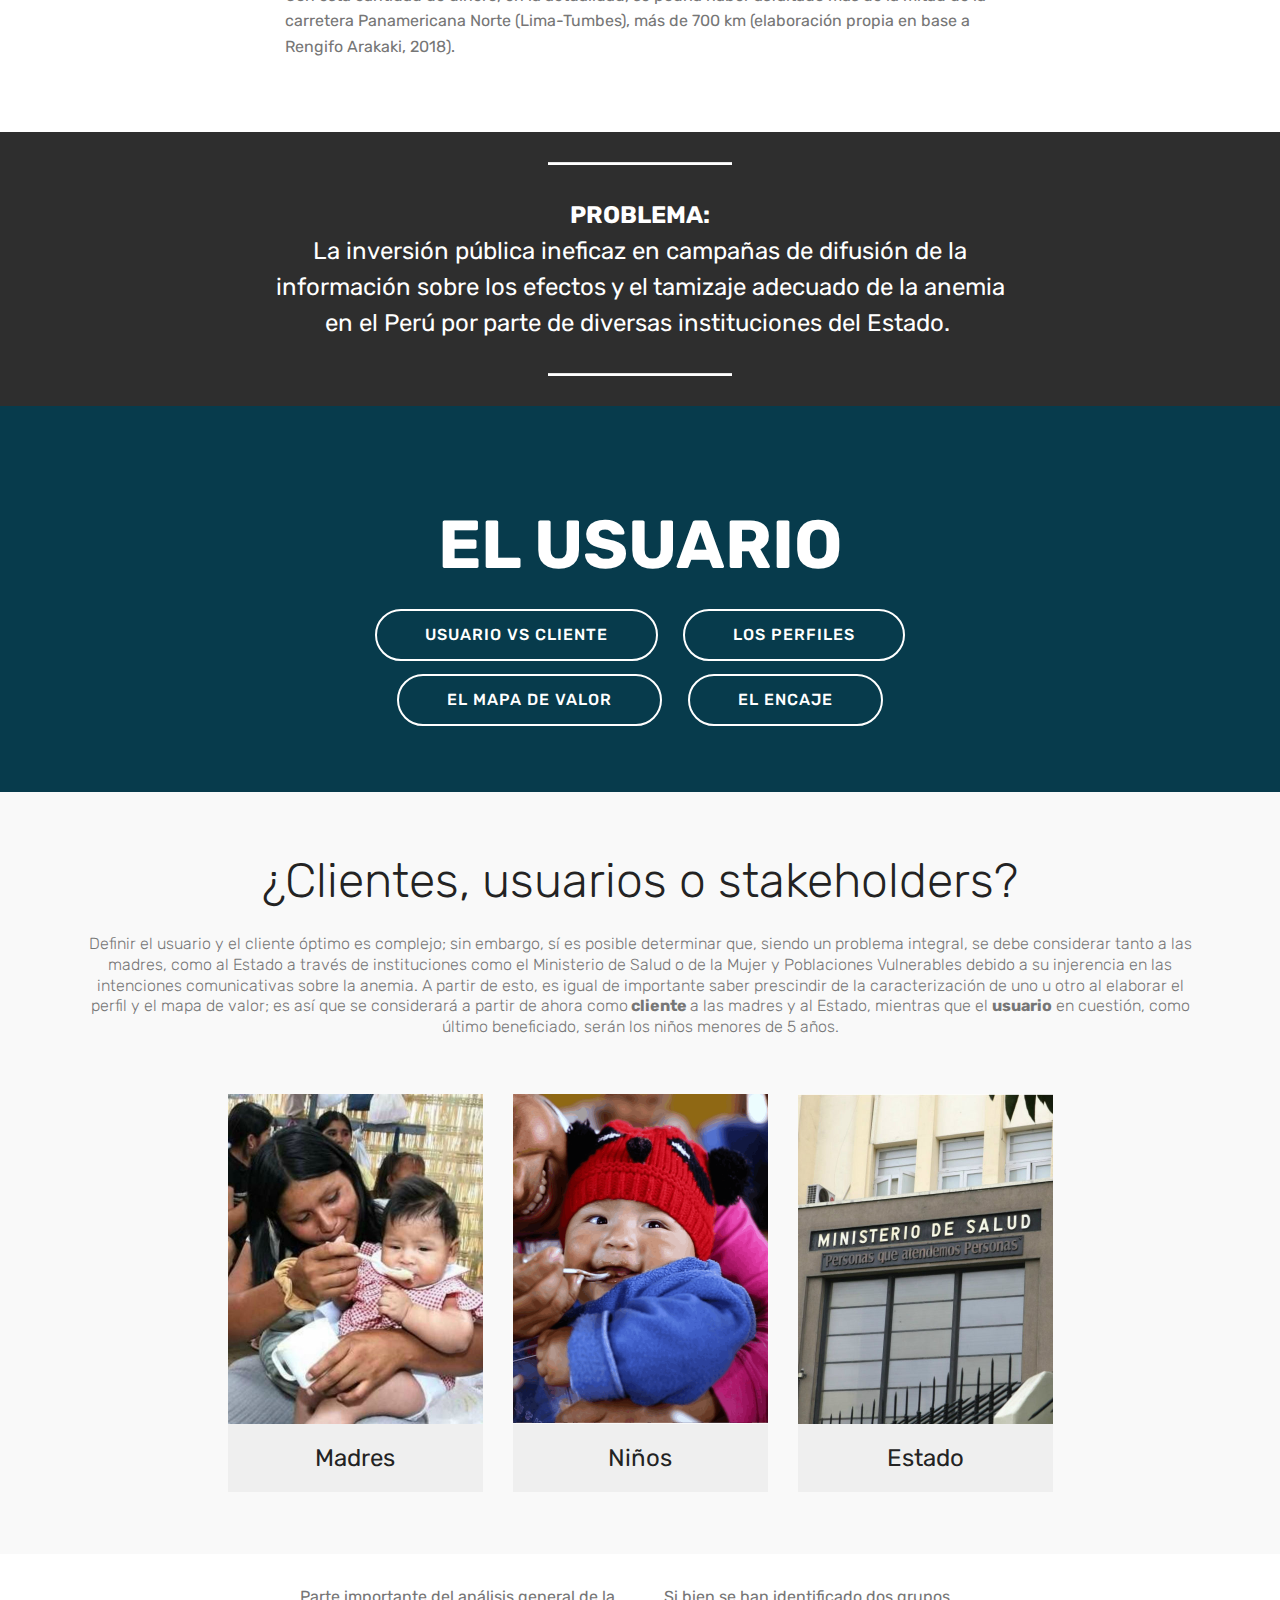
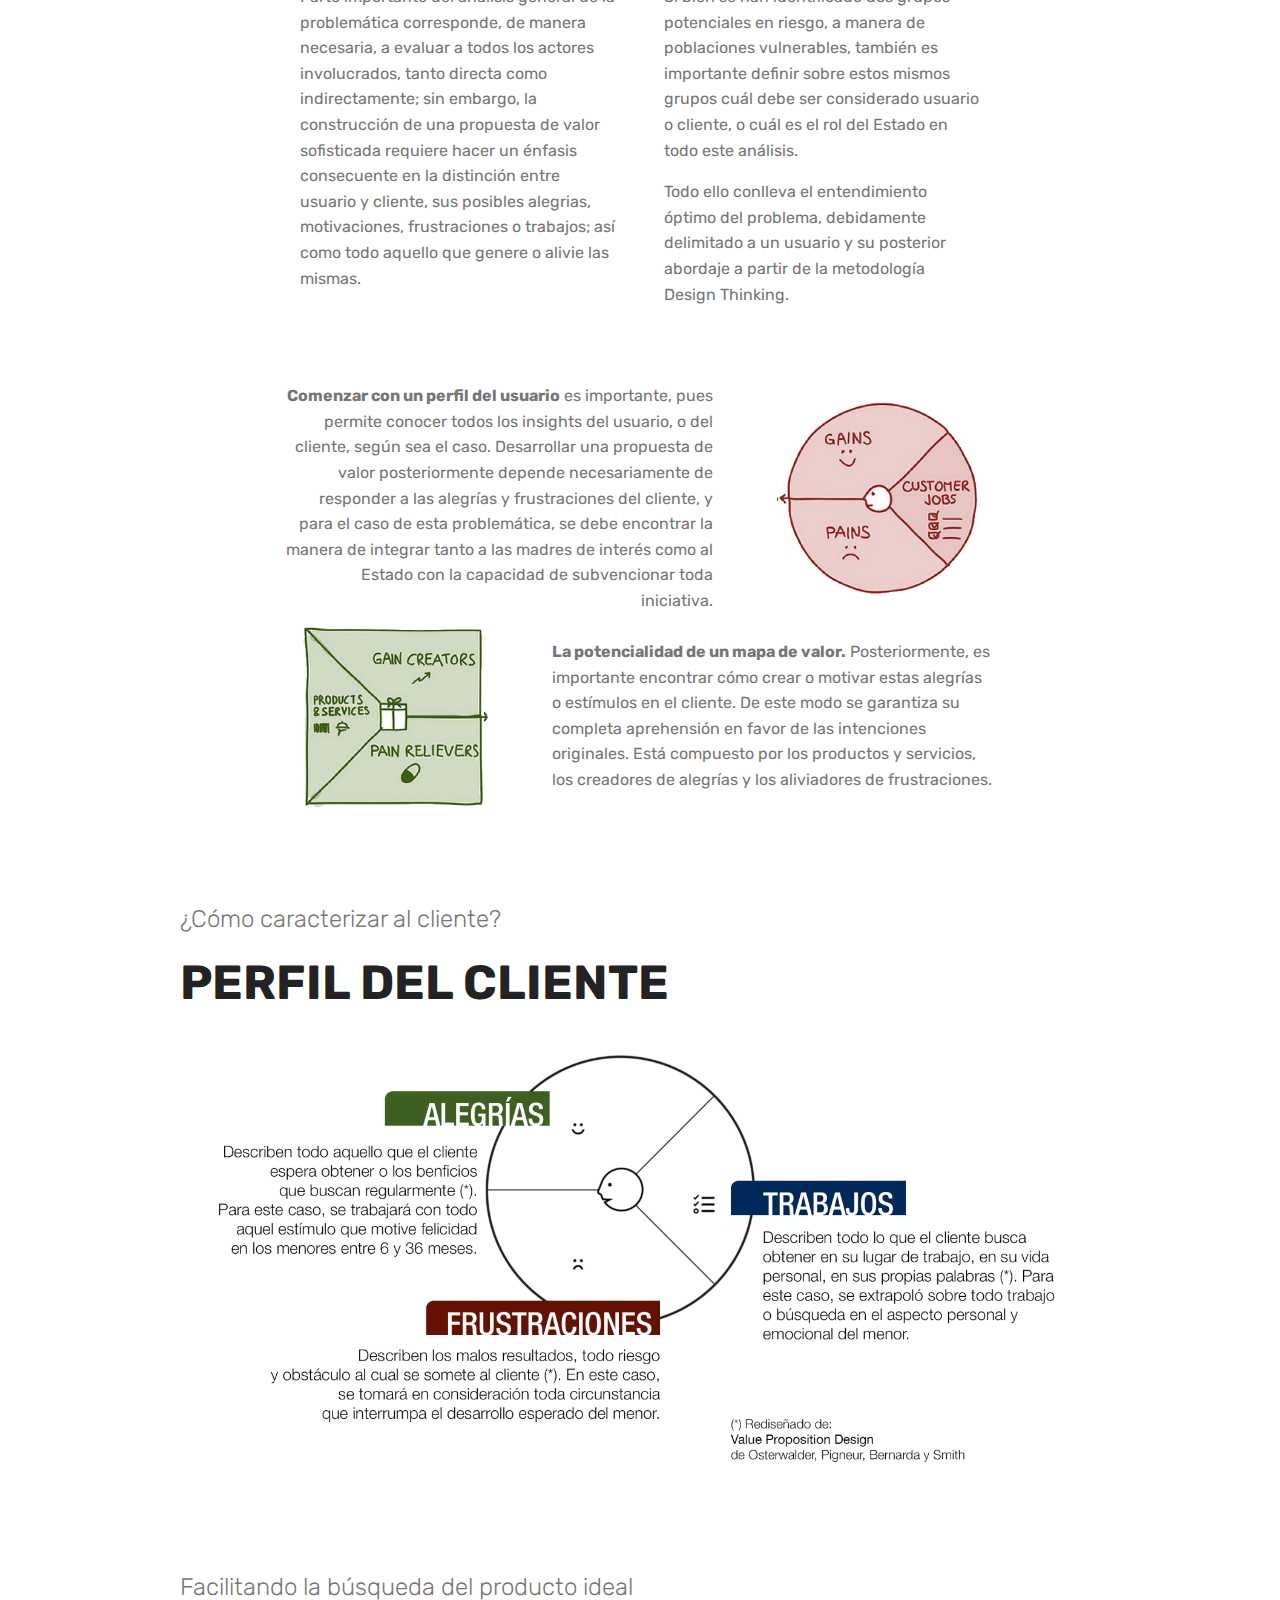
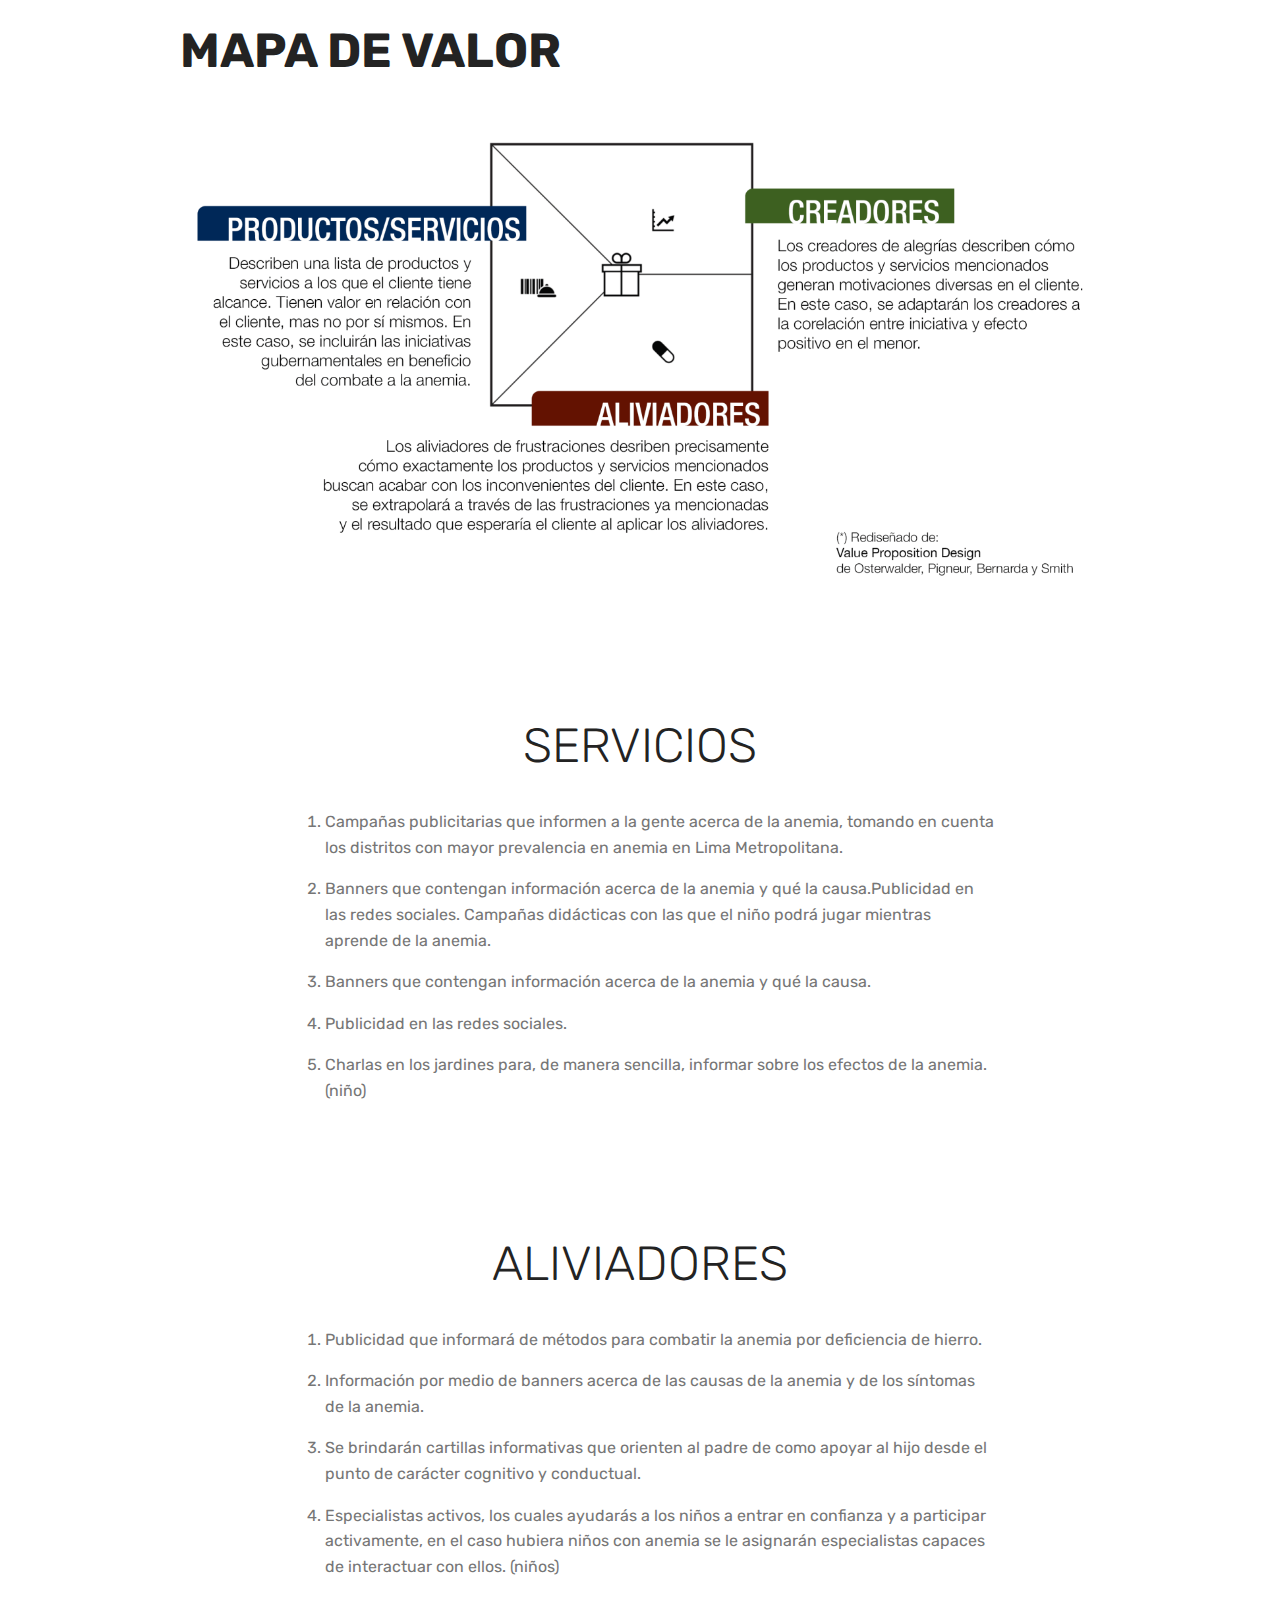
<file: h1.html>
<!DOCTYPE html>
<html >
<head>
  <!-- Site made with Mobirise Website Builder v4.8.6, https://mobirise.com -->
  <meta charset="UTF-8">
  <meta http-equiv="X-UA-Compatible" content="IE=edge">
  <meta name="generator" content="Mobirise v4.8.6, mobirise.com">
  <meta name="viewport" content="width=device-width, initial-scale=1, minimum-scale=1">
  <link rel="shortcut icon" href="assets/images/logo-pucp-version2-negro-soloescudo-128x127.png" type="image/x-icon">
  <meta name="description" content="Website Builder Description">
  <title>H1</title>
  <link rel="stylesheet" href="assets/web/assets/mobirise-icons/mobirise-icons.css">
  <link rel="stylesheet" href="assets/tether/tether.min.css">
  <link rel="stylesheet" href="assets/bootstrap/css/bootstrap.min.css">
  <link rel="stylesheet" href="assets/bootstrap/css/bootstrap-grid.min.css">
  <link rel="stylesheet" href="assets/bootstrap/css/bootstrap-reboot.min.css">
  <link rel="stylesheet" href="assets/dropdown/css/style.css">
  <link rel="stylesheet" href="assets/socicon/css/styles.css">
  <link rel="stylesheet" href="assets/theme/css/style.css">
  <link rel="stylesheet" href="assets/mobirise/css/mbr-additional.css" type="text/css">
  
  
  
</head>
<body>
  <section class="menu cid-qTkzRZLJNu" once="menu" id="menu1-19">

    

    <nav class="navbar navbar-expand beta-menu navbar-dropdown align-items-center navbar-fixed-top collapsed">
        <button class="navbar-toggler navbar-toggler-right" type="button" data-toggle="collapse" data-target="#navbarSupportedContent" aria-controls="navbarSupportedContent" aria-expanded="false" aria-label="Toggle navigation">
            <div class="hamburger">
                <span></span>
                <span></span>
                <span></span>
                <span></span>
            </div>
        </button>
        <div class="menu-logo">
            <div class="navbar-brand">
                
                <span class="navbar-caption-wrap"><a class="navbar-caption text-white display-2" href="index.html">EQUIPO5</a></span>
            </div>
        </div>
        <div class="collapse navbar-collapse" id="navbarSupportedContent">
            <ul class="navbar-nav nav-dropdown nav-right" data-app-modern-menu="true"><li class="nav-item"><a class="nav-link link text-white display-7" href="index.html"><span class="mbri-home mbr-iconfont mbr-iconfont-btn"></span>Inicio</a></li><li class="nav-item"><a class="nav-link link text-white display-7" href="equipo.html"><span class="mbri-user mbr-iconfont mbr-iconfont-btn"></span>El equipo</a></li>
                <li class="nav-item"><a class="nav-link link text-white display-7" href="problema.html"><span class="mbri-info mbr-iconfont mbr-iconfont-btn"></span>Introducción</a></li><li class="nav-item"><a class="nav-link link text-white display-7" href="entregables.html"><span class="mbri-edit mbr-iconfont mbr-iconfont-btn"></span>Entregables</a></li><li class="nav-item"><a class="nav-link link text-white display-7" href="biblio.html"><span class="mbri-pages mbr-iconfont mbr-iconfont-btn"></span>Bibliografía</a></li><li class="nav-item"><a class="nav-link link text-white display-7" href="fuentes.html"><span class="mbri-paperclip mbr-iconfont mbr-iconfont-btn"></span>Desarrollo de fuentes</a></li></ul>
            
        </div>
    </nav>
</section>

<section class="engine"><a href="https://mobirise.info/t">free amp templates</a></section><section class="header5 cid-r5yRV9S80R mbr-fullscreen" id="header5-1c">

    

    
    <div class="container">
        <div class="row justify-content-center">
            <div class="mbr-white col-md-10">
                <h1 class="mbr-section-title align-center pb-3 mbr-fonts-style display-1"><strong>
                    H1</strong></h1>
                <p class="mbr-text align-center display-5 pb-3 mbr-fonts-style">Está constituido por <strong><em>el problema</em></strong>, que se vale de estudios, investigaciones y papers que soslayen la importancia de hablar de la anemia en el Perú, a través de su impacto, su comparación con estándares y la delimitación final. Finalmente, <strong><em>el usuario</em></strong> toma en cuenta a la población específica de interés para este proyecto y se profundiza en ella a través de un perfil de cliente y el análisis del mapa de valor sobre productos o servicios.</p>
                <div class="mbr-section-btn align-center"><a class="btn btn-md btn-white-outline display-4" href="page6.html#content5-1f">EL PROBLEMA</a> <a class="btn btn-md btn-white-outline display-4" href="page6.html#content5-1g">EL USUARIO</a> <a class="btn btn-md btn-white-outline display-4" href="biblio.html">BIBLIOGRAFÍA</a></div>
            </div>
        </div>
    </div>

    <div class="mbr-arrow hidden-sm-down" aria-hidden="true">
        <a href="#next">
            <i class="mbri-down mbr-iconfont"></i>
        </a>
    </div>
</section>

<section class="mbr-section content5 cid-r5yU2NnwNK" id="content5-1f">

    

    

    <div class="container">
        <div class="media-container-row">
            <div class="title col-12 col-md-8">
                <h2 class="align-center mbr-bold mbr-white pb-3 mbr-fonts-style display-1">EL PROBLEMA</h2>
                
                
                <div class="mbr-section-btn align-center"><a class="btn btn-white-outline display-4" href="page6.html#info1-w">PLANTEAMIENTO</a> <a class="btn btn-white-outline display-4" href="page6.html#info1-x">MEDICIÓN</a> <a class="btn btn-white-outline display-4" href="page6.html#info1-y">COMPARACIÓN</a> <a class="btn btn-white-outline display-4" href="h1.html#info1-15">CUANTIFICACIÓN</a></div>
            </div>
        </div>
    </div>
</section>

<section class="mbr-section info1 cid-r6Xmwv03oA" id="info1-w">

    

    
    <div class="container">
        <div class="row justify-content-center content-row">
            <div class="media-container-column title col-12 col-lg-7 col-md-6">
                <h3 class="mbr-section-subtitle align-left mbr-light pb-3 mbr-fonts-style display-5">
                    Deconstrucción general de la anemia.</h3>
                <h2 class="align-left mbr-bold mbr-fonts-style display-2">PLANTEAMIENTO</h2>
            </div>
            <div class="media-container-column col-12 col-lg-3 col-md-4">
                
            </div>
        </div>
    </div>
</section>

<section class="mbr-section article content1 cid-r5yU0HTSRY" id="content1-1e">
    
     

    <div class="container">
        <div class="media-container-row">
            <div class="mbr-text col-12 col-md-8 mbr-fonts-style display-7"><p>La anemia en una enfermedad en la cual los eritrocitos, que se encargan del transporte de oxígeno en el organismo, son insuficientes. Esto produce repercusiones en procesos fisiológicos del organismo y genera deficiencias físicas, cognitivas y sociales. 
Esta&nbsp;<span style="font-size: 1rem;">presenta diferentes variaciones, según sus causas; entre ellas están las hereditarias (perniciosa, drepanocítica, hemolítica, talasemia); las causadas por inflamaciones o daños celulares (aplásica idiopática); las producidas por parasitosis y las producidas por carencias nutricionales (deficiencia de hierro y vitaminas B6, B12). De ellas la anemia más común en causada por la deficiencia del hierro, también conocida como Anemia Ferropénica.</span></p><p><span style="font-size: 1rem;"><br></span></p><div><strong>¿Por qué se hace énfasis en Anemia Ferropénica?</strong></div><div><br></div><div>Es común hablar sinónicamente de anemia desde la Anemia por deficiencia de Hierro (ADH); y, de hecho, la prevalencia de anemia responde naturalmente al aumento de casos de ADH (WHO, 2005).  Los factores que influyen en los casos de ADH son múltiples; sin embargo, destaca la baja absorción de hierro en periodos del desarrollo en que el requerimiento es, precisamente, alto: crecimiento temprano y embarazo (WHO, 2005).
</div><div>
</div><div>Durante los primeros seis meses de vida, la fuente principal de hierro es el hierro fetal almacenado en las últimas semanas de gestación, y el liberado por la hemoglobina fetal durante las dos primeras semanas de vida. Durante el periodo postnatal, el crecimiento se asocia al aumento de la hemoglobina y la mioglobina, y esto influye directamente en las mayores necesidades de hierro.</div><p></p></div>
        </div>
    </div>
</section>

<section class="cid-r6XfuTIsNV" id="image1-p">

    

    <figure class="mbr-figure container">
            <div class="image-block" style="width: 66%;">
                <img src="assets/images/tabla-como-ella-941x651.png" width="1400" alt="Mobirise" title="">
                
            </div>
    </figure>
</section>

<section class="mbr-section article content1 cid-r6Xi7A9E0W" id="content1-r">
    
     

    <div class="container">
        <div class="media-container-row">
            <div class="mbr-text col-12 col-md-8 mbr-fonts-style display-7"><p><strong>Tabla 1. </strong>
 Requerimientos de hierro durante la lactancia (Sánchez Ruiz-Cabello, Mesas Aróstegui y Grupo PrevInfad/PAPPS GP, 2011). 
</p><p><br></p><p>Según la Academia Americana de Pediatría (AAP), los requerimientos de hierro varían en gran medida según la edad del lactante; así, se estima que a partir del nacimiento se requieren 0,27 mg/día, y a partir de los cuatro meses los requerimientos aumentan 0,78 mg/día. Las recomendaciones actuales de ingesta de hierro en los niños de 6-12 meses ascienden a 11 mg/día. (Sánchez Ruiz-Cabello, Mesas Aróstegui y Grupo PrevInfad/PAPPS GP, 2011).</p><p><strong><br></strong></p><p><strong>La necesidad de precisar a la prevalencia&nbsp;</strong></p><p>
Medir el alcance de la anemia depende de una serie de factores; es posible diagnosticarla o determinarla a través de los niveles de hemoglobina (Hb); sin embargo, esto no es del todo exacto, pues también la medición se ve afectada por el cambio en los niveles de Hb durante los primeros meses de vida, pues esta se reduce, pero no implica necesariamente un cambio de los niveles de Hierro, dado que se asimilan como ferritina. Asimismo, para el caso de madres gestantes, se debe tomar en cuenta la hemodilución, en un embarazo normal, y la hemoconcentración, por embarazo preeclámptico (WHO, 2017) o por vida en altura, que -según la OMS- responde a un ajuste en los niveles estándar de Hb a partir de los 1000 m.s.n.m. (OMS, 2011), evidenciado por un aumento en la prevalencia en regiones a partir de los 3000 m.s.n.m. (INEI, 2017). 
</p><p><br></p><p><strong>Las poblaciones vulnerables</strong></p></div>
        </div>
    </div>
</section>

<section class="mbr-section article content12 cid-r5yTXn28A0" id="content12-1d">
     

    <div class="container">
        <div class="media-container-row">
            <div class="mbr-text counter-container col-12 col-md-8 mbr-fonts-style display-7">
                <ul>
                    <li>Las mujeres gestantes necesitan consumir mayores cantidades de hierro según el avance del embarazo, de 0.8 mg/día en el primer trimestre a 7.5 en el tercer trimestre.  La escasez de este mineral se asocia con una mayor fatiga, debilidad y disturbios físicos, así como a una menor capacidad laboral. Por otro lado, aumenta la posibilidad de prematuridad, anemia infantil y muerte perinatal.  [2]</li>
                    <li>Del total de madres gestantes 28 % presentan anemia. [3] Este grupo vulnerable es importante ya que aportan al PBI del país e influyen en el desarrollo temprano de anemia en los niños, incluso de ello podría depender la vida del niño.</li>
                    <li>Los niños de entre 6 y 36 meses son los más propensos a sufrir de anemia, la cual les causará en el aspecto físico fatiga, debilidad, deficiencias respiratorias, entre otras; en el aspecto cognitivo causará una disminución de la capacidad de aprendizaje y una lenta maduración cerebral; en el aspecto psicológico provoca un retraimiento social y una incapacidad de controlar sus impulsos. [3]</li><li>En el año 2017, se estimaron un total de 1 350 000 niñas y niños entre 6 y 36 meses de edad. De ellos, el 43.6 % (580 000) tienen algún grado de anemia. Este grupo vulnerable será el más afectado en su desarrollo personal (capacidades físicas, cognitivas y sociales) y, por ende, resultará perjudicial para el país pues ellos aportarán al PBI. [3]&nbsp;</li>
                </ul>
            </div>
        </div>
    </div>
</section>

<section class="mbr-section article content1 cid-r6XklMVMSa" id="content1-s">
    
     

    <div class="container">
        <div class="media-container-row">
            <div class="mbr-text col-12 col-md-8 mbr-fonts-style display-7"><p>
                <strong> La posibilidad de obtener el diagnóstico adecuado</strong></p><p>En un documento publicado en la revista Lancet en el 2011, se provee información respecto a los indicadores de hemoglobina usados para determinar casos de anemia (ver tabla 1); en la misma se observa que los indicadores para los grupos vulnerables mencionados con anterioridad son menores a 110 gramos/litro. Asimismo, sugieren que un diagnóstico adecuado deviene de la articulación de pruebas sanguíneas especializadas, investigaciones específicas y exámenes clínicos oportunos; no obstante, para el caso de países en vías de desarrollo, este diagnóstico es -por lo general- intuitivo y personal, sin injerencia clínica alguna  (Balarajan, 2011).
</p><p>Existe, asimismo, una relación directa entre los casos detectados de anemia en recién nacidos con sus madres respectivas, cuyos niveles de hierro ya eran bajos durante el embarazo. Es, por tanto, necesario establecer una suministración de suplementos de hierro durante este periodo y evitar la exposición a infecciones, a fin de contrarrestar el avance de la anemia (Balarajan, 2011).</p><p><br></p><p><strong>El factor ferritina</strong></p><p>La ferritina es la proteína  ubicada dentro de las células cuya fumción es almacenar hierro para el uso posterior.
&nbsp;<span style="font-size: 1rem;">La ferritina sérica es la mejor prueba diagnóstica para evaluar la deficiencia de hierro en el organismo (British Columbia Medical Association, 2015).&nbsp;</span></p><p>Por tanto el caso de anemia ferropénica o ferropriva, es recomendable medir el nivel de ferritina para realizar un diagnóstico correcto. Sin embargo, los resultados de su análisis se pueden ver alterados por infecciones, inflamaciones (Hematology: Basic Principles and Practice, 2017)
.&nbsp;<span style="font-size: 1rem;">Es preciso aclarar que para el desarrollo de la anemia ferropénica o ferropriva se pueden distinguir etapas previas (Minsa, 2016):</span></p></div>
        </div>
    </div>
</section>

<section class="cid-r6XlgXYjO6" id="image1-t">

    

    <figure class="mbr-figure container">
            <div class="image-block" style="width: 60%;">
                <img src="assets/images/figura-1-1065x549.png" width="1400" alt="Mobirise" title="">
                
            </div>
    </figure>
</section>

<section class="mbr-section article content1 cid-r6XlinRTmY" id="content1-u">
    
     

    <div class="container">
        <div class="media-container-row">
            <div class="mbr-text col-12 col-md-8 mbr-fonts-style display-7"><strong>Figura 1. </strong>&nbsp;Etapas de la evolución de los niveles de ferritina en casos de anemia.</div>
        </div>
    </div>
</section>

<section class="mbr-section info1 cid-r6XmZxD7pk" id="info1-x">

    

    
    <div class="container">
        <div class="row justify-content-center content-row">
            <div class="media-container-column title col-12 col-lg-7 col-md-6">
                <h3 class="mbr-section-subtitle align-left mbr-light pb-3 mbr-fonts-style display-5">
                    Implicancias en el desarrollo de las poblaciones en riesgo.</h3>
                <h2 class="align-left mbr-bold mbr-fonts-style display-2">MEDICIÓN DE EFECTOS</h2>
            </div>
            <div class="media-container-column col-12 col-lg-3 col-md-4">
                
            </div>
        </div>
    </div>
</section>

<section class="mbr-section article content1 cid-r6Xp5KoFFw" id="content1-10">
    
     

    <div class="container">
        <div class="media-container-row">
            <div class="mbr-text col-12 col-md-8 mbr-fonts-style display-7"><p><strong>Efectos en el desarrollo cognitivo
</strong></p><p>El hierro está implicado en procesos neuronales, por ello al haber disminución de hierro se ven afectados procesos neuronales que afectan al desarrollo cognitivo del niño y que lo afectará en su vida adulta [6] . Durante los dos primeros años existe mayor vulnerabilidad a un daño cognitivo causado por anemia, debido a los cambios anatómicos y bioquímicos.  
</p><p>La deficiencia de hierro afecta la regulación y la conducción de neurotransmisores como son la serotonina, la dopamina y el ácido gamma aminobutírico (GABA). Estos neurotransmisores afectan la respuesta de los niños con el ambiente que los rodea y su interacción con este. (ambiente social, afectivo y estímulos externos) [6]
</p><p>En un estudio para Israel (Palti et. al 1985) encuentran evidencia de los efectos a largo plazo de la anemia por deficiencia de hierro, compararon exámenes de inteligencia a niños de 10 años que padecieron de anemia en una edad muy temprana con las que no también. Los niños que tuvieron anemia durante sus primeros nueve meses de vida, a los 10 a 13 años, tenían en dichas pruebas 2.2 puntos menos que los niños que no tuvieron anemia. También (Walter et al. 1989, 1990) encontraron que después de curarse de la anemia el efecto negativo en el desarrollo cognitivo no se revierte ya que esos niños siguen teniendo menores puntajes en las pruebas de desarrollo cognitivo. Estos autores también encontraron que cuando los niños tienen 5 años y padecieron de anemia en los 12 primeros meses de vida tenían en promedio un coeficiente intelectual 5 puntos menos de los que no lo padecieron.  De una igual manera Cantwell (1974) encontró en un grupo de niños en Estados Unidos que padecieron de anemia en los 6 y 18 primeros meses de vida obtenían un puntaje de coeficiente intelectual en promedio 6 puntos menor en comparación de los niños que no sufrieron anemia. Por otro lado, Lozoff (et. Al 1991) encontró que niños que padecieron de anemia entre los 12 y 23 meses de vida obtuvieron 4.1 puntos menos en las pruebas de habilidad cognitiva a los 5 años de edad. 
</p><p><strong>
</strong></p><p><strong>Efectos en el desarrollo conductual
</strong></p><p>Existen varios estudios que han reportado diferencias en la conducta del bebé con anemia, los cuales incluyen fatiga, temor y un apego hacia la madre (Lozoff B 1986,2011; Walter T 1983,1989,). Al igual de mostrar anomalías como irritabilidad, inquietud y falta de atención (Grantham-McGregor 2001, Lozoff B 1986,1998, Yehuda S 2008).
</p><p>Los niños anémicos exploran y se mueven alrededor de su entorno menos que los niños no anémicos, e inducen un comportamiento menos estimulante en sus cuidadores. Se piensa que estos comportamientos y la respuesta de los cuidadores retrasan la adquisición de nuevas habilidades (Sally Grantham, Cornelius Ani, 2001).
</p><p>Hay muchos informes de impresiones clínicas de niños anémicos que están temerosos. Se han realizado observaciones más sistemáticas en comparación con niños anémicos y no anémicos durante las pruebas con las escalas de Bayley, utilizando las calificaciones de comportamiento infantil de Bayley. Estos estudios han encontrado que los niños anémicos tienden a ser más temerosos, retraídos, tensos, poco reactivos a los estímulos habituales (Lozoff, Brittenham, Viteri, Urrutia,1982), más solemnes, menos involucrados (Honig, Oski 1984) y más infelices (Walter, Kovalskys, Stekel 1983).
</p><p>En un estudio más extenso, se realizaron observaciones de comportamiento en una situación de juego libre de 15 minutos y durante las pruebas de desarrollo. Los niños con anemia se mantuvieron más cerca de sus cuidadores, mostraron menos placer y se mostraron más cautelosos, vacilantes y fácilmente cansados. También se realizaron un promedio de 14 observaciones puntuales durante las visitas domiciliarias, y los niños anémicos tenían más probabilidades de estar dormidos, irritables, no hacer nada, ser transportados o en la cama, y menos propensos a estar en el patio o jugar interactivamente con objetos. Durante la sesión de prueba de Bayley, los niños anémicos hicieron menos intentos de realizar tareas de prueba, fueron menos juguetones y tuvieron menos atención que los niños no anémicos (Lozoff, Klein, Nelson, McClish, Manuel,1998). Por supuesto, es posible que estos comportamientos se deban a entornos privados. En Jamaica, se encontró un comportamiento similar en niños desnutridos y el comportamiento se modificó solo con la estimulación, sin cambiar el estado nutricional de los niños (Grantham-Mcgregor, Schofield, Haggard 1989).
</p><p>(Lozoff B. 2007) Un estudio de la India informó que los preescolares que sufrían de anemia eran más lentos en mostrar un efecto positivo, tenían miedo a juguetes nuevos y tenían un comportamiento menos social con sus madres. (Galler J.R. 2011) También se encontró niños previamente desnutridos los cuales mostraron niveles más altos de agresividad hacia niños de 9 y 15 años que entre los de 11 y 17 años independientemente de la edad, sexo, estilo de vida.
</p><p>
</p><p><strong>¿Qué tan acertada y precisa es la relación entre causa y efecto?
</strong></p><p>Se realizó una encuesta en china en el 2004 a niños chinos, esta encuesta mostró que la prevalencia de anemia estaba entre el 8% y 21% en lactantes hasta los 36 meses. En este estudio participaron 106 niños en preescolar, 58.2% niños y 41.8% niñas. Se sabe que los niños que participaron en este estudio no tenían más de 6 años ya que los niños mayores a esta edad no se consideran adecuados para el CBCL (Lista de control de comportamiento infantil). De estos 106 niños, 98 tuvieron datos completos (niveles de Hb, comportamiento y adversidad social).
</p><p>Cabe mencionar que este estudio tuvo varias limitaciones. Primero, la muestra del estado de Hb fue relativamente pequeño, cabe resaltar que en los niveles bajos de Hb los niños no podrían ser clasificados como anémicos; sin embargo, incluso en niños con Hb normal, se puede observar la relación entre Hb y las conductas de externalización.
</p><p>Segundo, no está claro que causo exactamente los niveles bajos de Hb en los niños que participaron del estudio. Es necesario señalar que la mayoría de los estudios sobre la anemia y el comportamiento de los niños utilizaron niveles de Hb durante los primeros años de infancia, este estudio tomó la Hb a niños con edad de 4 años. Por lo tanto, no es seguro saber si esos niveles bajos de Hb se transfirieron a la anemia infantil.
</p><p>Por último, es posible que los niveles bajos de Hb sean por una desnutrición general. Además, no incluyeron el estado de hierro en los estudios u otros indicadores con talla o peso.
</p><p>El estudio encontró que los niveles más bajos de Hb a los 4 años son asociadas con los puntajes más altos de problemas de comportamiento externo a los 6 años. Además, la relación entre Hb y el comportamiento de externalización no se ve confundida por la adversidad social. Por último, se observó una diferencia de sexo en la relación de Hb y los problemas de comportamiento en relación con la adversidad social (Jianhua Su, 2016).
</p><p><strong>
</strong></p><p><strong>En síntesis, </strong>la anemia tiene una repercusión significativa en la morfología cerebral, neuroquímica y moléculas bioenergéticas. Se observó un cambio en las estructuras del cerebro debido a que el hierro es importante para la neurogénesis, que implica una disminución en la red de conexiones interneuronales; así como un cambio en los niveles de dopamina y noradrenalina; esto, para diversos autores, hizo posible observar que regresaron a sus niveles normales una vez que se restauró el suplemento de hierro (Beard, 2008). Ambas hormonas se constituyen como determinantes para el desarrollo de la mayoría de las actividades cotidianas del individuo. En adición a ello, un estudio de McCann y Ames, que relaciona la deficiencia de hierro con el desarrollo cognitivo durante los primeros años de vida, exhibe que persiste; sin embargo, se estima que aún no existe una conexión causa-efecto explícita entre uno y otro (McCann y Ames, 2007). Este desarrollo cognitivo, a la vez, está ligada a los logros educativos, vida futura y productividad de los individuos; es decir, el potencial económico en la población (Low, 2013). 
</p><p><strong><br></strong></p></div>
        </div>
    </div>
</section>

<section class="mbr-section info1 cid-r6Xn0myAgM" id="info1-y">

    

    
    <div class="container">
        <div class="row justify-content-center content-row">
            <div class="media-container-column title col-12 col-lg-7 col-md-6">
                <h3 class="mbr-section-subtitle align-left mbr-light pb-3 mbr-fonts-style display-5">
                    Análisis macro en términos de efectos y prevalencia.</h3>
                <h2 class="align-left mbr-bold mbr-fonts-style display-2">COMPARACIÓN CON LOS ESTÁNDARES</h2>
            </div>
            <div class="media-container-column col-12 col-lg-3 col-md-4">
                
            </div>
        </div>
    </div>
</section>

<section class="carousel slide cid-r7bjgc4Qz5" data-interval="false" id="slider2-e">

    
    <div class="container content-slider">
        <div class="content-slider-wrap">
            <div><div class="mbr-slider slide carousel" data-pause="true" data-keyboard="false" data-ride="carousel" data-interval="6000"><ol class="carousel-indicators"><li data-app-prevent-settings="" data-target="#slider2-e" class=" active" data-slide-to="0"></li><li data-app-prevent-settings="" data-target="#slider2-e" data-slide-to="1"></li><li data-app-prevent-settings="" data-target="#slider2-e" data-slide-to="2"></li></ol><div class="carousel-inner" role="listbox"><div class="carousel-item slider-fullscreen-image active" data-bg-video-slide="false" style="background-image: url(assets/images/grafico-1136x646.jpg);"><div class="container container-slide"><div class="image_wrapper"><img src="assets/images/grafico-1136x646.jpg"><div class="carousel-caption justify-content-center"><div class="col-10 align-center"></div></div></div></div></div><div class="carousel-item slider-fullscreen-image" data-bg-video-slide="false" style="background-image: url(assets/images/grafico-2-1157x634.jpg);"><div class="container container-slide"><div class="image_wrapper"><img src="assets/images/grafico-2-1157x634.jpg"><div class="carousel-caption justify-content-center"><div class="col-10 align-center"></div></div></div></div></div><div class="carousel-item slider-fullscreen-image" data-bg-video-slide="false" style="background-image: url(assets/images/grafico-3-1147x644.jpg);"><div class="container container-slide"><div class="image_wrapper"><img src="assets/images/grafico-3-1147x644.jpg"><div class="carousel-caption justify-content-center"><div class="col-10 align-center"></div></div></div></div></div></div><a data-app-prevent-settings="" class="carousel-control carousel-control-prev" role="button" data-slide="prev" href="#slider2-e"><span aria-hidden="true" class="mbri-left mbr-iconfont"></span><span class="sr-only">Previous</span></a><a data-app-prevent-settings="" class="carousel-control carousel-control-next" role="button" data-slide="next" href="#slider2-e"><span aria-hidden="true" class="mbri-right mbr-iconfont"></span><span class="sr-only">Next</span></a></div></div> 
        </div>
    </div>
</section>

<section class="mbr-section article content1 cid-r7bkq7oq5l" id="content1-f">
    
     

    <div class="container">
        <div class="media-container-row">
            <div class="mbr-text col-12 col-md-8 mbr-fonts-style display-7"><p><strong>Grafico 1. </strong>Prevalencia de anemia en menores de cinco años. Gráficos comparativos entre Argentina, Chile y México frente a Perú. <em>Fuente: Banco Mundial (2018).</em></p><p><em><br></em></p><p><strong>Relación entre anemia y desarrollo educativo</strong></p><p>La anemia provoca en los niños deficiencias cognitivas a largo plazo, reduciendo capacidades cognitivas y sociales; como se observa en el cuadro () existe un porcentaje considerable de repitencia en Perú, México, Argentina y Chile. Esto podría deberse a distintos factores, de entre los cuales la anemia es parte, ya que estos países presentan una prevalencia de anemia moderada (20,0% - 39.9%).&nbsp;</p></div>
        </div>
    </div>
</section>

<section class="cid-r7bogIvCw1" id="image1-g">

    

    <figure class="mbr-figure container">
            <div class="image-block" style="width: 66%;">
                <img src="assets/images/tabla-2-957x320.png" width="1400" alt="Mobirise" title="">
                
            </div>
    </figure>
</section>

<section class="mbr-section article content1 cid-r7boszTxsV" id="content1-h">
    
     

    <div class="container">
        <div class="media-container-row">
            <div class="mbr-text col-12 col-md-8 mbr-fonts-style display-7"><p><strong>Tabla 2.</strong> Porcentaje de escolares repitentes durante el 2016. <em>Fuente: elaboración propia</em></p><p><br></p><p><strong>Ejemplificación en la prueba PISA</strong></p><p>Los resultados anteriores se pueden contrastar en el examen PISA, el cual mide el nivel de conocimientos en las áreas de ciencias, matemáticas y comprensión lectora. La prevalencia de anemia puede tener cierta relación con el puesto en el ranking PISA del año 2015 debido a que la prevalencia de anemia en Chile, Argentina, México y Perú es 20%, 22.2%, 28.2% y 31.9% respectivamente.&nbsp;</p></div>
        </div>
    </div>
</section>

<section class="cid-r7bpt7aFYg" id="image1-i">

    

    <figure class="mbr-figure container">
            <div class="image-block" style="width: 45%;">
                <img src="assets/images/tabla-612x248.png" width="1400" alt="Mobirise" title="">
                
            </div>
    </figure>
</section>

<section class="mbr-section article content1 cid-r7bqFAMvMC" id="content1-j">
    
     

    <div class="container">
        <div class="media-container-row">
            <div class="mbr-text col-12 col-md-8 mbr-fonts-style display-7"><strong>Tabla 2. </strong>Cuadro comparativo de posicionamiento en la prueba PISA de 2015. Fuente: elaboración propia.</div>
        </div>
    </div>
</section>

<section class="mbr-section info1 cid-r7hj343qtc" id="info1-15">

    

    
    <div class="container">
        <div class="row justify-content-center content-row">
            <div class="media-container-column title col-12 col-lg-7 col-md-6">
                <h3 class="mbr-section-subtitle align-left mbr-light pb-3 mbr-fonts-style display-5">
                    Desde diversos aspectos.</h3>
                <h2 class="align-left mbr-bold mbr-fonts-style display-2">CUANTIFICACIÓN DEL IMPACTO</h2>
            </div>
            <div class="media-container-column col-12 col-lg-3 col-md-4">
                
            </div>
        </div>
    </div>
</section>

<section class="mbr-section article content1 cid-r7hj4Bref3" id="content1-16">
    
     

    <div class="container">
        <div class="media-container-row">
            <div class="mbr-text col-12 col-md-8 mbr-fonts-style display-7"><p>La anemia es una enfermedad que tiene repercusiones políticas, sociales y económicas que afectan a todo el país, en un corto y largo plazo.
</p><p></p><div><strong>Político
</strong></div><div>El Perú posee varios planes de reducción y control de anemia infantil enfocados en alimentación saludable, campañas informativas, control de desarrollo y visitas médicas domiciliarias. Estos planes se encuentran en el portal del minsa. ("Plan Nacional para la Reducción de la Anemia 2017-2021", 2018)
</div><div><br></div><div><strong>Social
</strong></div><div>En los aspectos sociales, los niños presentan cambios en aspectos conductuales y cognitivos, que los afectarán en su vida social e incluso influirán en su adultez.
</div><div><br></div><div><strong>Económico
</strong></div><div>La anemia es uno de los problemas sociales y de salud más arraigados debido a la ineficiencia, el alto costo del tratamiento y la inequidad. Produce una reducción del 4% de la capacidad salarial (0.33% del PBI per cápita), pérdidas por escolaridad (0,18% del PBI per cápita), costos por pérdida cognitiva, entre otros. En el 2012 le costó al Perú 2 777 millones de soles (0.67% del PBI). ("Impacto Económico de la Anemia en el Perú", 2018).</div><p></p></div>
        </div>
    </div>
</section>

<section class="cid-rbmQ7TQBbE" id="image1-1z">

    

    <figure class="mbr-figure container">
            <div class="image-block" style="width: 56%;">
                <img src="assets/images/tabla-ppt-1466x921.png" width="1400" alt="Mobirise" title="">
                
            </div>
    </figure>
</section>

<section class="mbr-section article content1 cid-rbmQa2uiSR" id="content1-20">
    
     

    <div class="container">
        <div class="media-container-row">
            <div class="mbr-text col-12 col-md-8 mbr-fonts-style display-7"><p>
                <strong> Tabla 3.</strong>&nbsp;Costo de la anemia para el Perú. <em>Fuente: Alcázar, Lorena. Presentación realizada en UPCH el 28 de noviembre de 2018.<br><br></em></p><p>Con esta cantidad de dinero, en la actualidad, se podría haber asfaltado más de la mitad de la carretera Panamericana Norte (Lima-Tumbes), más de 700 km (elaboración propia en base a Rengifo Arakaki, 2018).</p><p><br></p></div>
        </div>
    </div>
</section>

<section class="mbr-section article content10 cid-r6XYTlCWSG" id="content10-12">
    
     

    <div class="container">
        <div class="inner-container" style="width: 66%;">
            <hr class="line" style="width: 25%;">
            <div class="section-text align-center mbr-white mbr-fonts-style display-5"><strong>PROBLEMA:</strong><br>La inversión pública ineficaz en campañas de difusión de la información sobre los efectos y el tamizaje adecuado de la anemia en el Perú por parte de diversas instituciones del Estado.&nbsp;</div>
            <hr class="line" style="width: 25%;">
        </div>
    </div>
</section>

<section class="mbr-section content5 cid-r5yWAzuMRM" id="content5-1g">

    

    

    <div class="container">
        <div class="media-container-row">
            <div class="title col-12 col-md-8">
                <h2 class="align-center mbr-bold mbr-white pb-3 mbr-fonts-style display-1">
                    EL USUARIO</h2>
                
                
                <div class="mbr-section-btn align-center"><a class="btn btn-white-outline display-4" href="page6.html#features16-n">USUARIO VS CLIENTE</a> <a class="btn btn-white-outline display-4" href="page6.html#info1-1j">LOS PERFILES</a> <a class="btn btn-white-outline display-4" href="page6.html#info1-m">EL MAPA DE VALOR</a> <a class="btn btn-white-outline display-4" href="page6.html#info1-o">EL ENCAJE</a></div>
            </div>
        </div>
    </div>
</section>

<section class="features16 cid-r7but1xnLz" id="features16-n">
    
    
    
    <div class="container align-center">
        <h2 class="pb-3 mbr-fonts-style mbr-section-title display-2">
            ¿Clientes, usuarios o stakeholders?</h2>
        <h3 class="pb-5 mbr-section-subtitle mbr-fonts-style mbr-light display-7">Definir el usuario y el cliente óptimo es complejo; sin embargo, sí es posible determinar que, siendo un problema integral, se debe considerar tanto a las madres, como al Estado a través de instituciones como el Ministerio de Salud o de la Mujer y Poblaciones Vulnerables debido a su injerencia en las intenciones comunicativas sobre la anemia. A partir de esto, es igual de importante saber prescindir de la caracterización de uno u otro al elaborar el perfil y el mapa de valor; es así que se considerará a partir de ahora como<strong> cliente </strong>a las madres y al Estado, mientras que el <strong>usuario</strong> en cuestión, como último beneficiado, serán los niños menores de 5 años.</h3>
        <div class="row media-row">
            
        <div class="team-item col-lg-3 col-md-6">
                <div class="item-image">
                    <img src="assets/images/untitled-510x660.jpg" alt="" title="">
                </div>
                <div class="item-caption py-3">
                    <div class="item-name px-2">
                        <p class="mbr-fonts-style display-5">
                           Madres</p>
                    </div>
                    
                    
                </div>
            </div><div class="team-item col-lg-3 col-md-6">
                <div class="item-image">
                    <img src="assets/images/untitled-510x660.png" alt="" title="">
                </div>
                <div class="item-caption py-3">
                    <div class="item-name px-2">
                        <p class="mbr-fonts-style display-5">
                           Niños</p>
                    </div>
                    
                    
                </div>
            </div><div class="team-item col-lg-3 col-md-6">
                <div class="item-image">
                    <img src="assets/images/untitled2-510x660.jpg" alt="" title="">
                </div>
                <div class="item-caption py-3">
                    <div class="item-name px-2">
                        <p class="mbr-fonts-style display-5">
                           Estado</p>
                    </div>
                    
                    
                </div>
            </div></div>    
    </div>
</section>

<section class="mbr-section article content3 cid-r6XVuilcCG" id="content3-11">
      
     

    <div class="container">
        <div class="media-container-row">
            <div class="row col-12 col-md-8">
                <div class="col-12 col-md-6 pr-lg-4 mbr-text mbr-fonts-style display-7"><p>Parte importante del análisis general de la problemática corresponde, de manera necesaria, a evaluar a todos los actores involucrados, tanto directa como indirectamente; sin embargo, la construcción de una propuesta de valor sofisticada requiere hacer un énfasis consecuente en la distinción entre usuario y cliente, sus posibles alegrias, motivaciones, frustraciones o trabajos; así como todo aquello que genere o alivie las mismas.<span style="font-size: 1rem;">&nbsp;</span></p></div>
                <div class="col-12 col-md-6 pl-lg-4 mbr-text mbr-fonts-style display-7"><p>
                     Si bien se han identificado dos grupos potenciales en riesgo, a manera de poblaciones vulnerables, también es importante definir sobre estos mismos grupos cuál debe ser considerado usuario o cliente, o cuál es el rol del Estado en todo este análisis.</p><p><span style="font-size: 1rem;">Todo ello conlleva el entendimiento óptimo del problema, debidamente delimitado a un usuario y su posterior abordaje a partir de la metodología Design Thinking.</span></p></div>
            </div>
        </div>
    </div>
</section>

<section class="mbr-section content7 cid-r5yWExIWNu" id="content7-1i">
          
    

    <div class="container">
        <div class="media-container-row">
            <div class="col-12 col-md-8">
                <div class="media-container-row">
                    <div class="media-content">
                        <div class="mbr-section-text">
                            <p class="mbr-text align-right mb-0 mbr-fonts-style display-7"><strong>Comenzar con un perfil del usuario</strong>&nbsp;es importante, pues permite conocer todos los insights del usuario, o del cliente, según sea el caso. Desarrollar una propuesta de valor posteriormente depende necesariamente de responder a las alegrías y frustraciones del cliente, y para el caso de esta problemática, se debe encontrar la manera de integrar tanto a las madres de interés como al Estado con la capacidad de subvencionar toda iniciativa.</p>
                        </div>
                    </div>
                    <div class="mbr-figure" style="width: 60%;">
                     <img src="assets/images/perfil-del-ciente-306x298.png" alt="Mobirise" title="">  
                    </div>
                </div>
            </div>
        </div>
    </div>
</section>

<section class="mbr-section content6 cid-r5yWDvkgCs" id="content6-1h">
    
     
    
    <div class="container">
        <div class="media-container-row">
            <div class="col-12 col-md-8">
                <div class="media-container-row">
                    <div class="mbr-figure" style="width: 55%;">
                      <img src="assets/images/mapa-de-valor-295x291.png" alt="Mobirise" title="">  
                    </div>
                    <div class="media-content">
                        <div class="mbr-section-text">
                            <p class="mbr-text mb-0 mbr-fonts-style display-7"><strong><br></strong><strong>La potencialidad de un mapa de valor.</strong>&nbsp;Posteriormente, es importante encontrar cómo crear o motivar estas alegrías o estímulos en el cliente. De este modo se garantiza su completa aprehensión en favor de las intenciones originales. Está compuesto por los productos y servicios, los creadores de alegrías y los aliviadores de frustraciones.</p>
                        </div>
                    </div>
                </div>
            </div>
        </div>
    </div>
</section>

<section class="mbr-section info1 cid-r5yWL2r4iN" id="info1-1j">

    

    
    <div class="container">
        <div class="row justify-content-center content-row">
            <div class="media-container-column title col-12 col-lg-7 col-md-6">
                <h3 class="mbr-section-subtitle align-left mbr-light pb-3 mbr-fonts-style display-5">
                    ¿Cómo caracterizar al cliente?</h3>
                <h2 class="align-left mbr-bold mbr-fonts-style display-2">PERFIL DEL CLIENTE</h2>
            </div>
            <div class="media-container-column col-12 col-lg-3 col-md-4">
                
            </div>
        </div>
    </div>
</section>

<section class="cid-r5yWUq55dX" id="image1-1k">

    

    <figure class="mbr-figure container">
            <div class="image-block" style="width: 86%;">
                <img src="assets/images/analisis-del-usuario-entrada-1576x770.png" width="1400" alt="Mobirise" title="">
                
            </div>
    </figure>
</section>

<section class="mbr-section info1 cid-r7buhSDNXZ" id="info1-m">

    

    
    <div class="container">
        <div class="row justify-content-center content-row">
            <div class="media-container-column title col-12 col-lg-7 col-md-6">
                <h3 class="mbr-section-subtitle align-left mbr-light pb-3 mbr-fonts-style display-5">Facilitando la búsqueda del producto ideal</h3>
                <h2 class="align-left mbr-bold mbr-fonts-style display-2"><p>MAPA DE VALOR<br></p></h2>
            </div>
            <div class="media-container-column col-12 col-lg-3 col-md-4">
                
            </div>
        </div>
    </div>
</section>

<section class="cid-r7budINXHQ" id="image1-l">

    

    <figure class="mbr-figure container">
            <div class="image-block" style="width: 87%;">
                <img src="assets/images/mapa-de-valor-entrada-1466x764.png" width="1400" alt="Mobirise" title="">
                
            </div>
    </figure>
</section>

<section class="mbr-section content4 cid-rbmIcSTaMA" id="content4-1f">

    

    <div class="container">
        <div class="media-container-row">
            <div class="title col-12 col-md-8">
                <h2 class="align-center pb-3 mbr-fonts-style display-2">SERVICIOS</h2>
                
                
            </div>
        </div>
    </div>
</section>

<section class="mbr-section article content11 cid-rbmI05suvp" id="content11-1e">
     

    <div class="container">
        <div class="media-container-row">
            <div class="mbr-text counter-container col-12 col-md-8 mbr-fonts-style display-7">
                <ol>
                    <li>Campañas publicitarias que informen a la gente acerca de la anemia, tomando en cuenta los distritos con mayor prevalencia en anemia en Lima Metropolitana. 
</li><li>Banners que contengan información acerca de la anemia y qué la causa.Publicidad en las redes sociales. Campañas didácticas con las que el niño podrá jugar mientras aprende de la anemia.</li><li>Banners que contengan información acerca de la anemia y qué la causa.</li><li>Publicidad en las redes sociales.&nbsp;</li><li>Charlas en los jardines para, de manera sencilla, informar sobre los efectos de la anemia.(niño)</li></ol><ol>
                </ol>
            </div>
        </div>
    </div>
</section>

<section class="mbr-section content4 cid-rbmIRC2w23" id="content4-1g">

    

    <div class="container">
        <div class="media-container-row">
            <div class="title col-12 col-md-8">
                <h2 class="align-center pb-3 mbr-fonts-style display-2">ALIVIADORES</h2>
                
                
            </div>
        </div>
    </div>
</section>

<section class="mbr-section article content11 cid-rbmISfe8Tf" id="content11-1h">
     

    <div class="container">
        <div class="media-container-row">
            <div class="mbr-text counter-container col-12 col-md-8 mbr-fonts-style display-7">
                <ol>
                    <li>Publicidad que informará de métodos para combatir la anemia por deficiencia de hierro.
</li><li>Información por medio de banners acerca de las causas de la anemia y de los síntomas de la anemia.
</li><li>Se brindarán cartillas informativas que orienten al padre de como apoyar al hijo desde el punto de carácter cognitivo y conductual.
</li><li>Especialistas activos, los cuales ayudarás a los niños a entrar en confianza y a participar activamente, en el caso hubiera niños con anemia se le asignarán especialistas capaces de interactuar con ellos. (niños)
</li></ol><ol>
                </ol>
            </div>
        </div>
    </div>
</section>

<section class="mbr-section content4 cid-rbmISOpwFu" id="content4-1i">

    

    <div class="container">
        <div class="media-container-row">
            <div class="title col-12 col-md-8">
                <h2 class="align-center pb-3 mbr-fonts-style display-2">GENERADORES</h2>
                
                
            </div>
        </div>
    </div>
</section>

<section class="mbr-section article content11 cid-rbmITfL2wM" id="content11-1j">
     

    <div class="container">
        <div class="media-container-row">
            <div class="mbr-text counter-container col-12 col-md-8 mbr-fonts-style display-7">
                <ol>
                    <li>Generador de alegrías
</li><li>La información brindada será explicada de manera muy sencilla
</li><li>Los padres de familia sabrán que cocinar y donde encontrar los alimentos que ayudan a combatir la anemia.
</li><li>Informar al niño de los efectos que produce la anemia a través de juegos, cartillas y objetos lúdicos con los que podrá interactuar. (niño)
</li><li>Cada juego que desempeñe correctamente el niño, será premiado con premios que inculquen aún más la precaución que deben de tener con respecto a la anemia. (niño)
</li></ol><ol>
                </ol>
            </div>
        </div>
    </div>
</section>

<section class="mbr-section content8 cid-r7byFshaF6" id="content8-p">

    

    <div class="container">
        <div class="media-container-row title">
            <div class="col-12 col-md-8">
                <div class="mbr-section-btn align-center"><a class="btn btn-danger display-4" href="page7.html">H2</a>
                    <a class="btn btn-black-outline display-4" href="biblio.html">BIBLIOGRAFÍA</a></div>
            </div>
        </div>
    </div>
</section>


  <script src="assets/web/assets/jquery/jquery.min.js"></script>
  <script src="assets/popper/popper.min.js"></script>
  <script src="assets/tether/tether.min.js"></script>
  <script src="assets/bootstrap/js/bootstrap.min.js"></script>
  <script src="assets/smoothscroll/smooth-scroll.js"></script>
  <script src="assets/dropdown/js/script.min.js"></script>
  <script src="assets/ytplayer/jquery.mb.ytplayer.min.js"></script>
  <script src="assets/vimeoplayer/jquery.mb.vimeo_player.js"></script>
  <script src="assets/bootstrapcarouselswipe/bootstrap-carousel-swipe.js"></script>
  <script src="assets/touchswipe/jquery.touch-swipe.min.js"></script>
  <script src="assets/theme/js/script.js"></script>
  <script src="assets/slidervideo/script.js"></script>
  
  
</body>
</html>
</file>
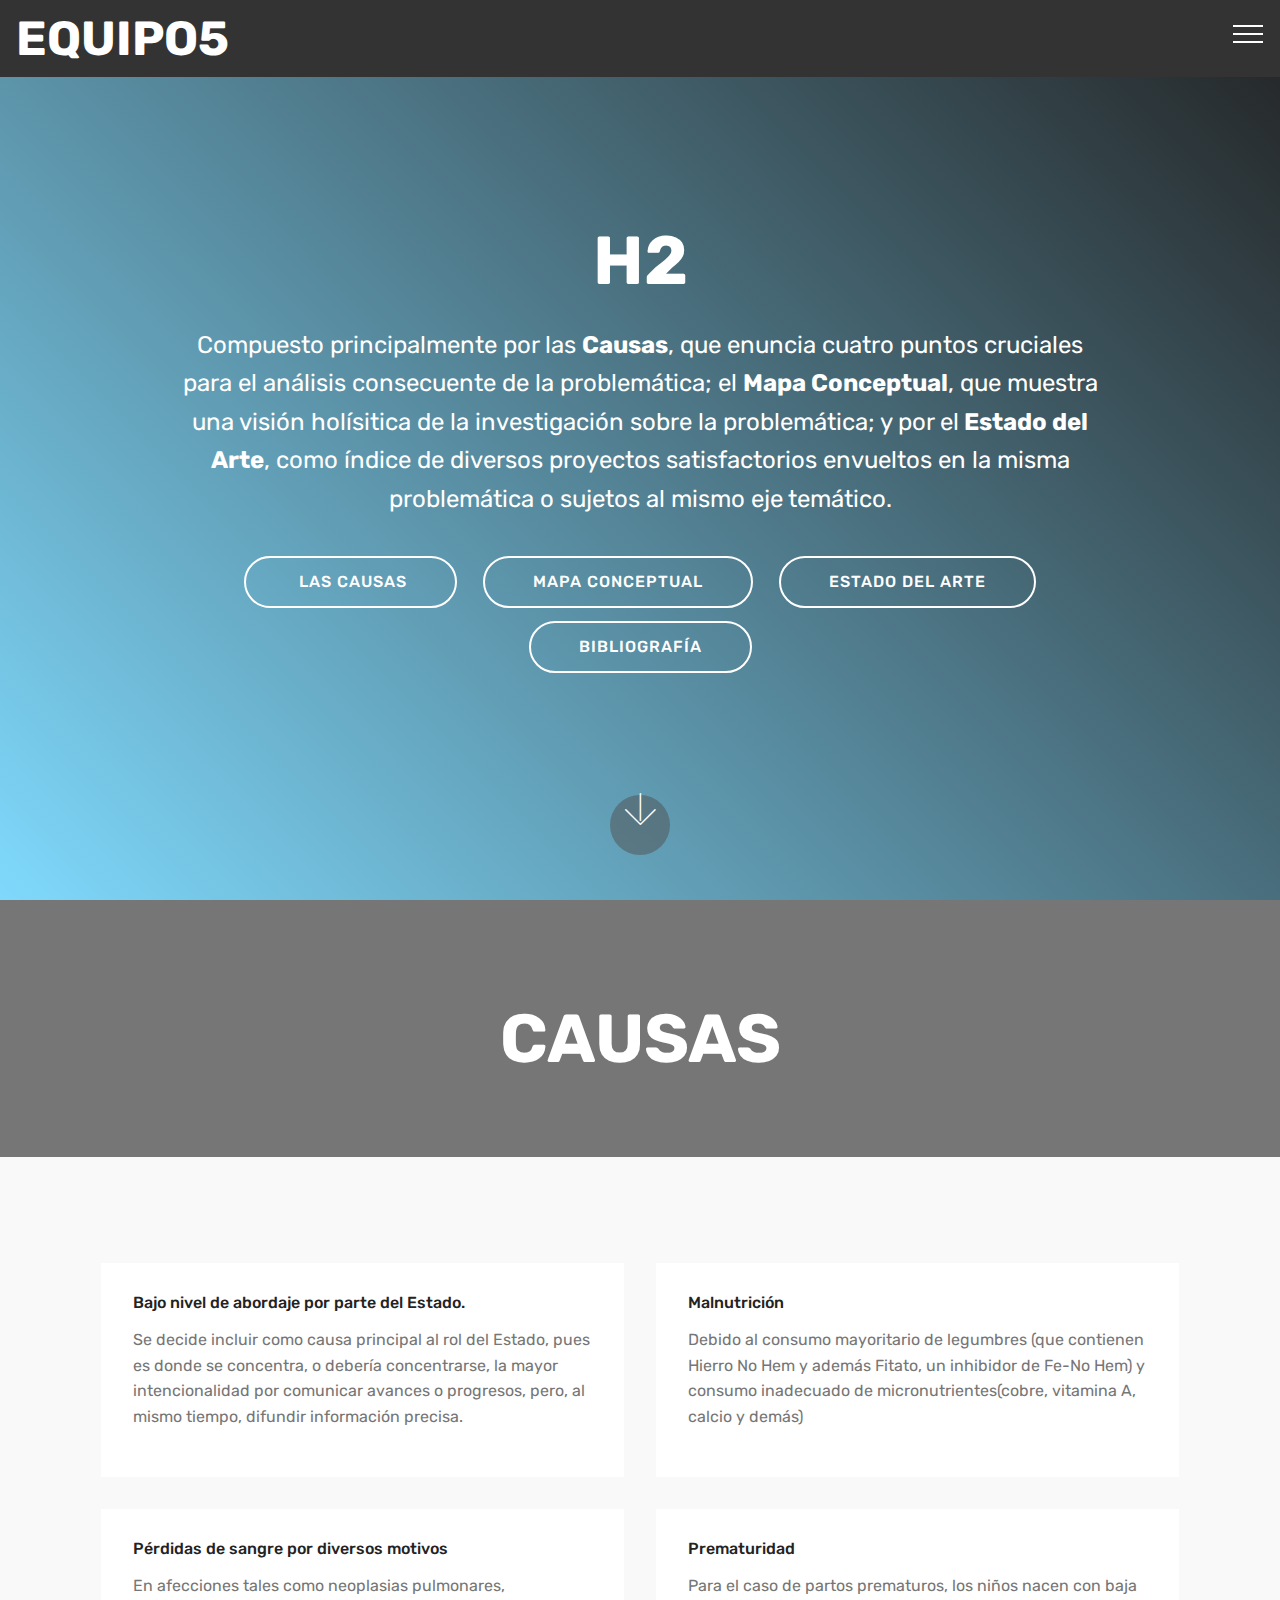
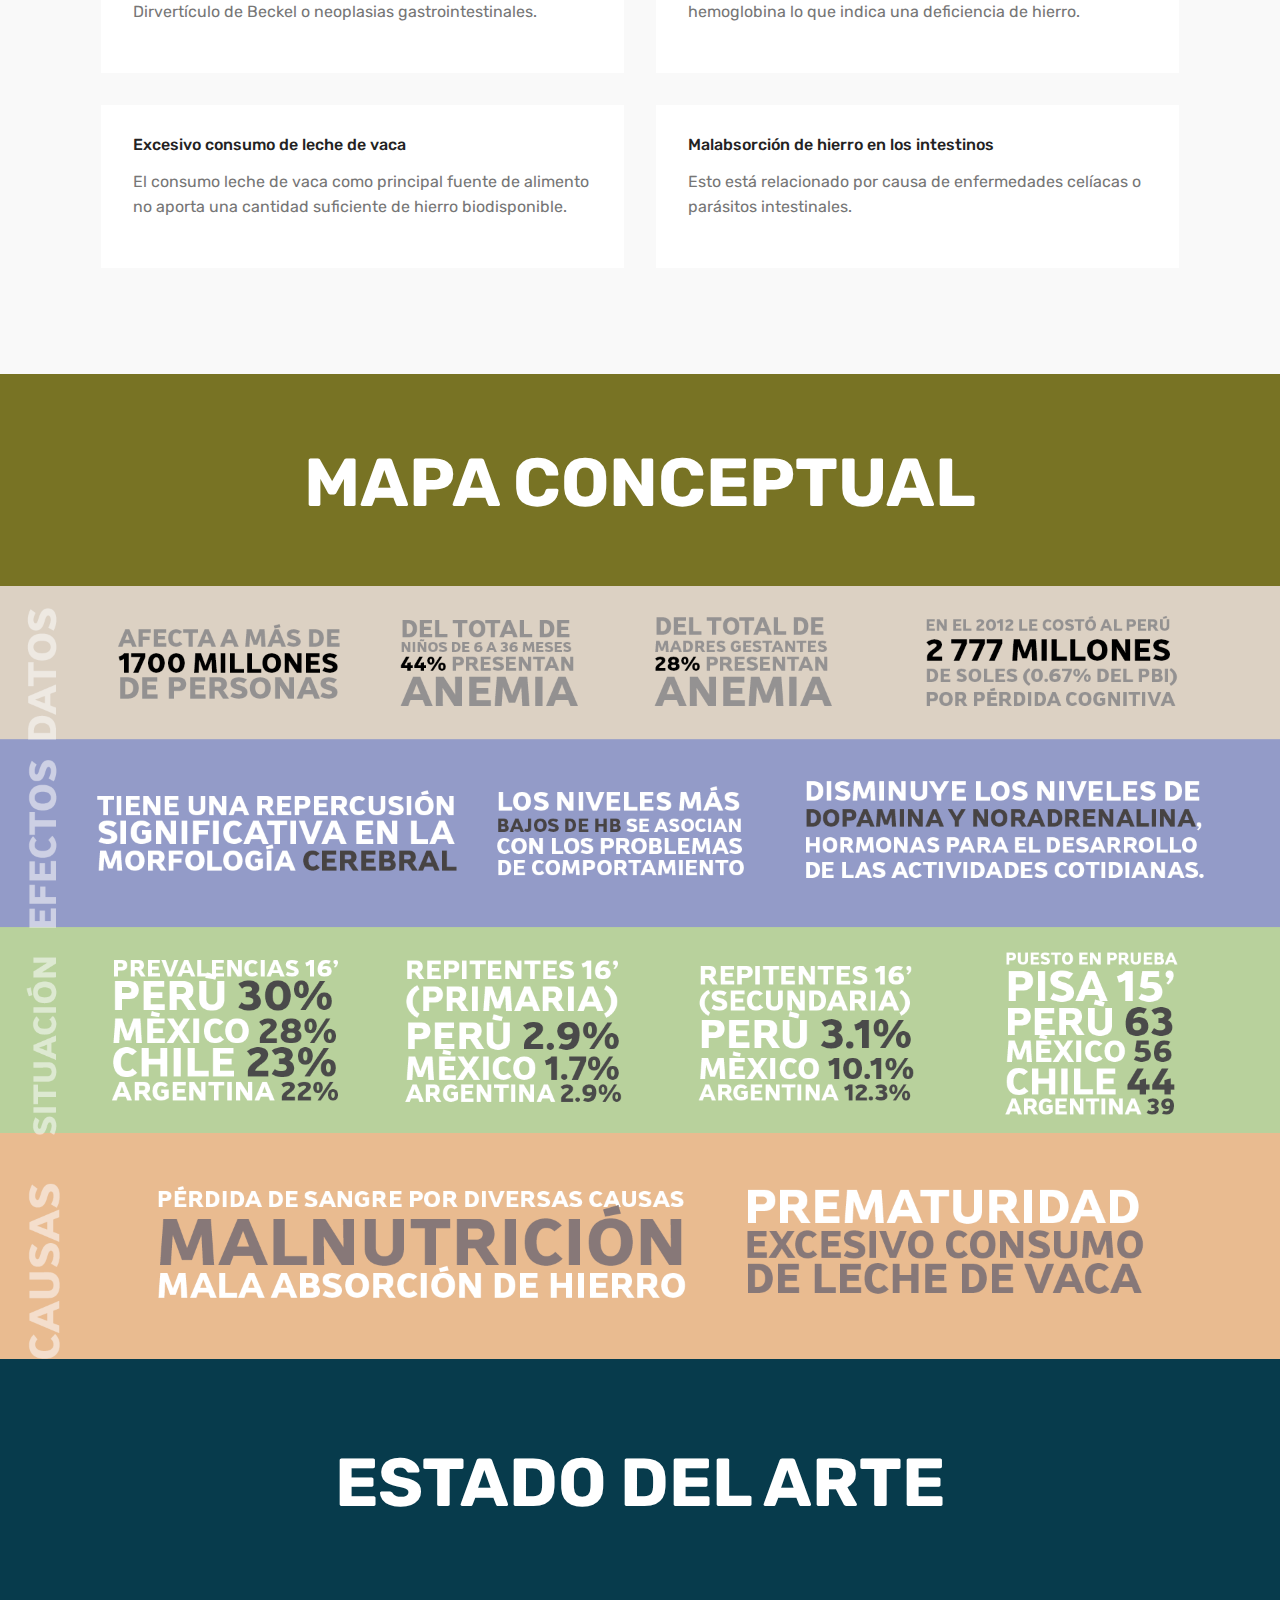
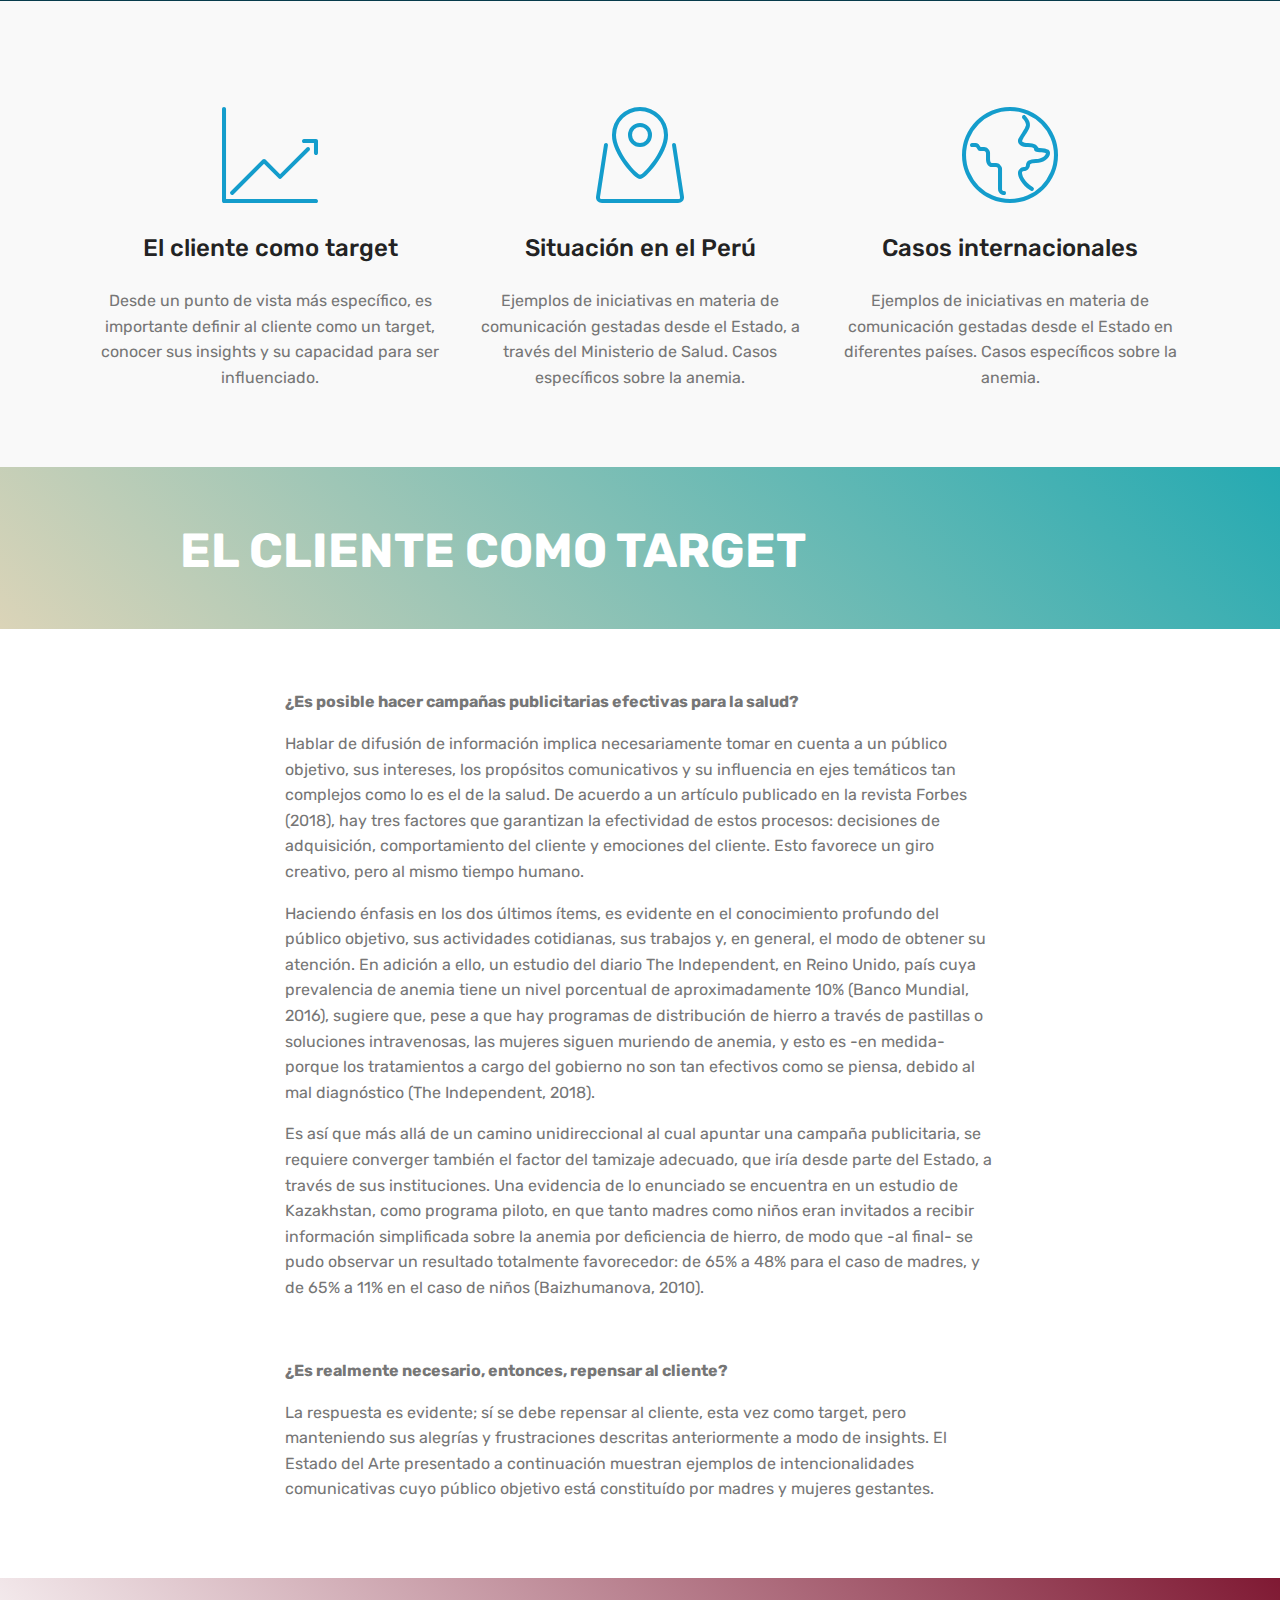
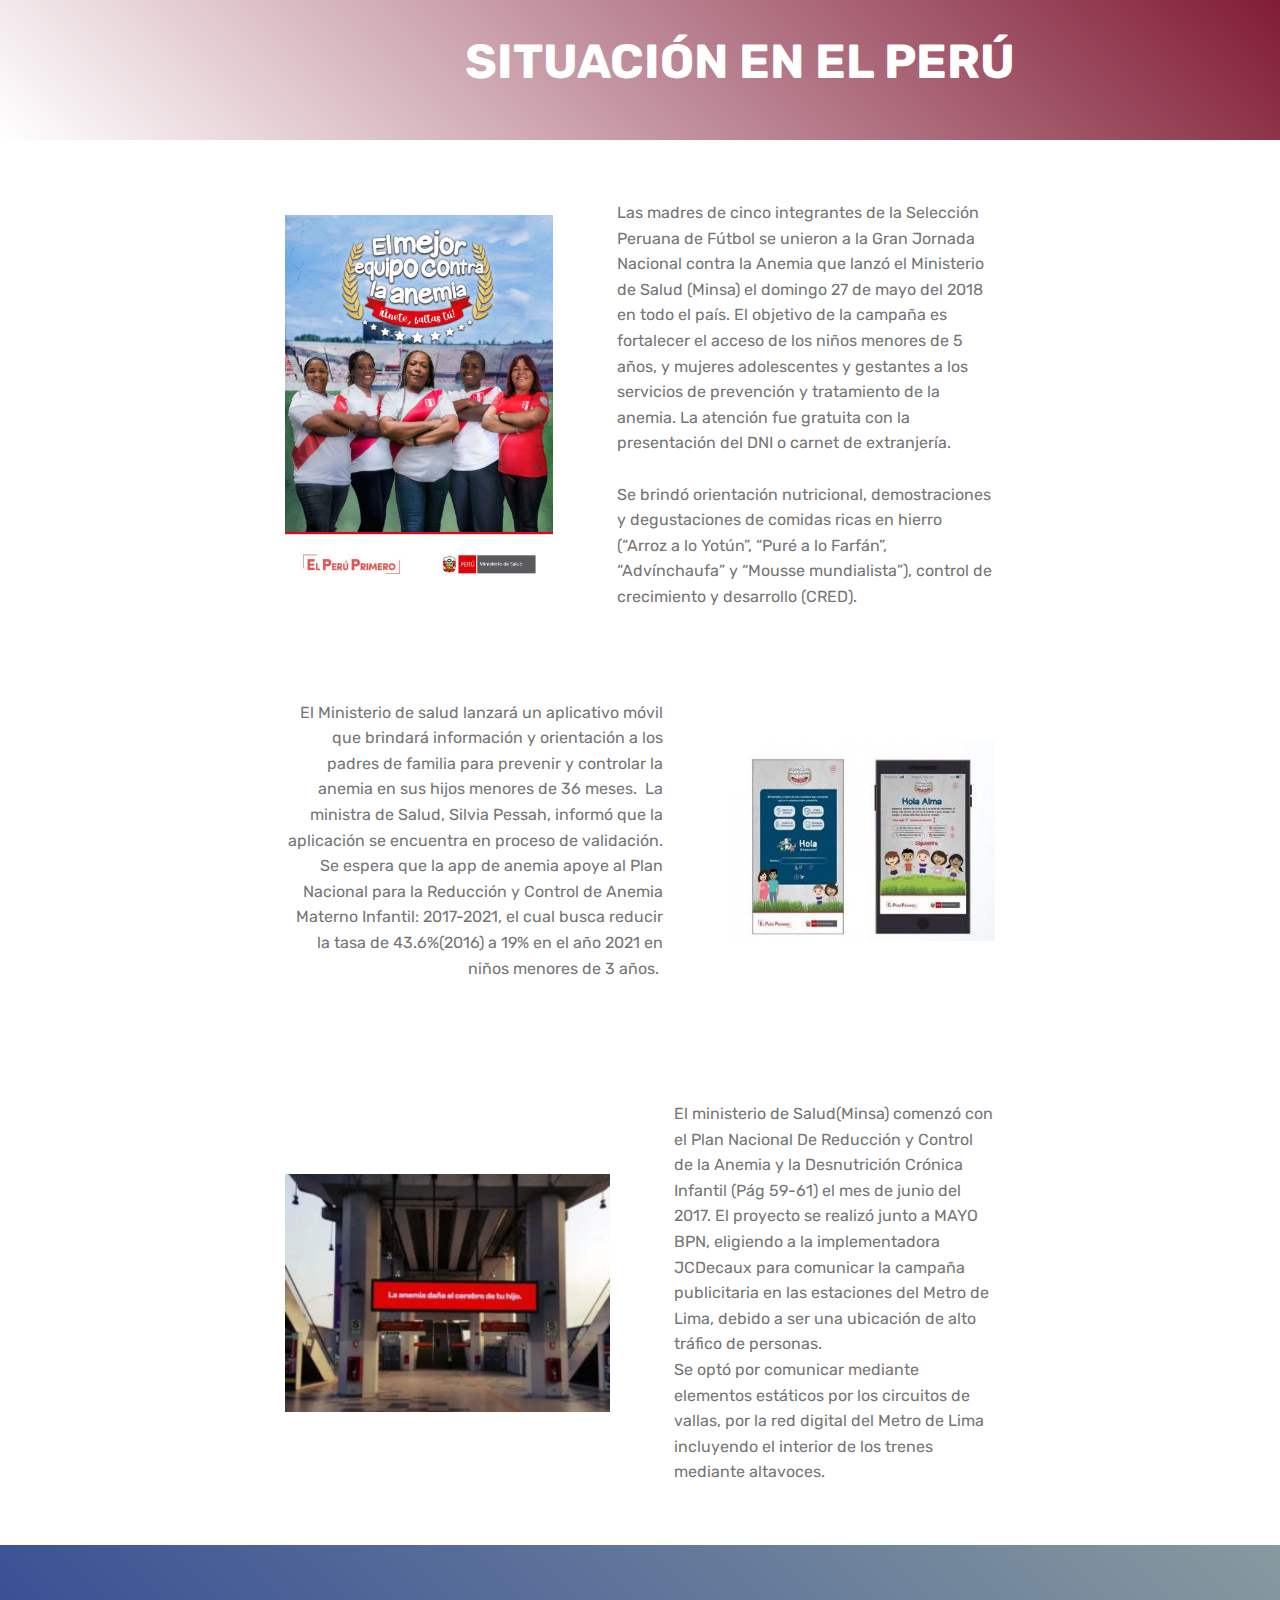
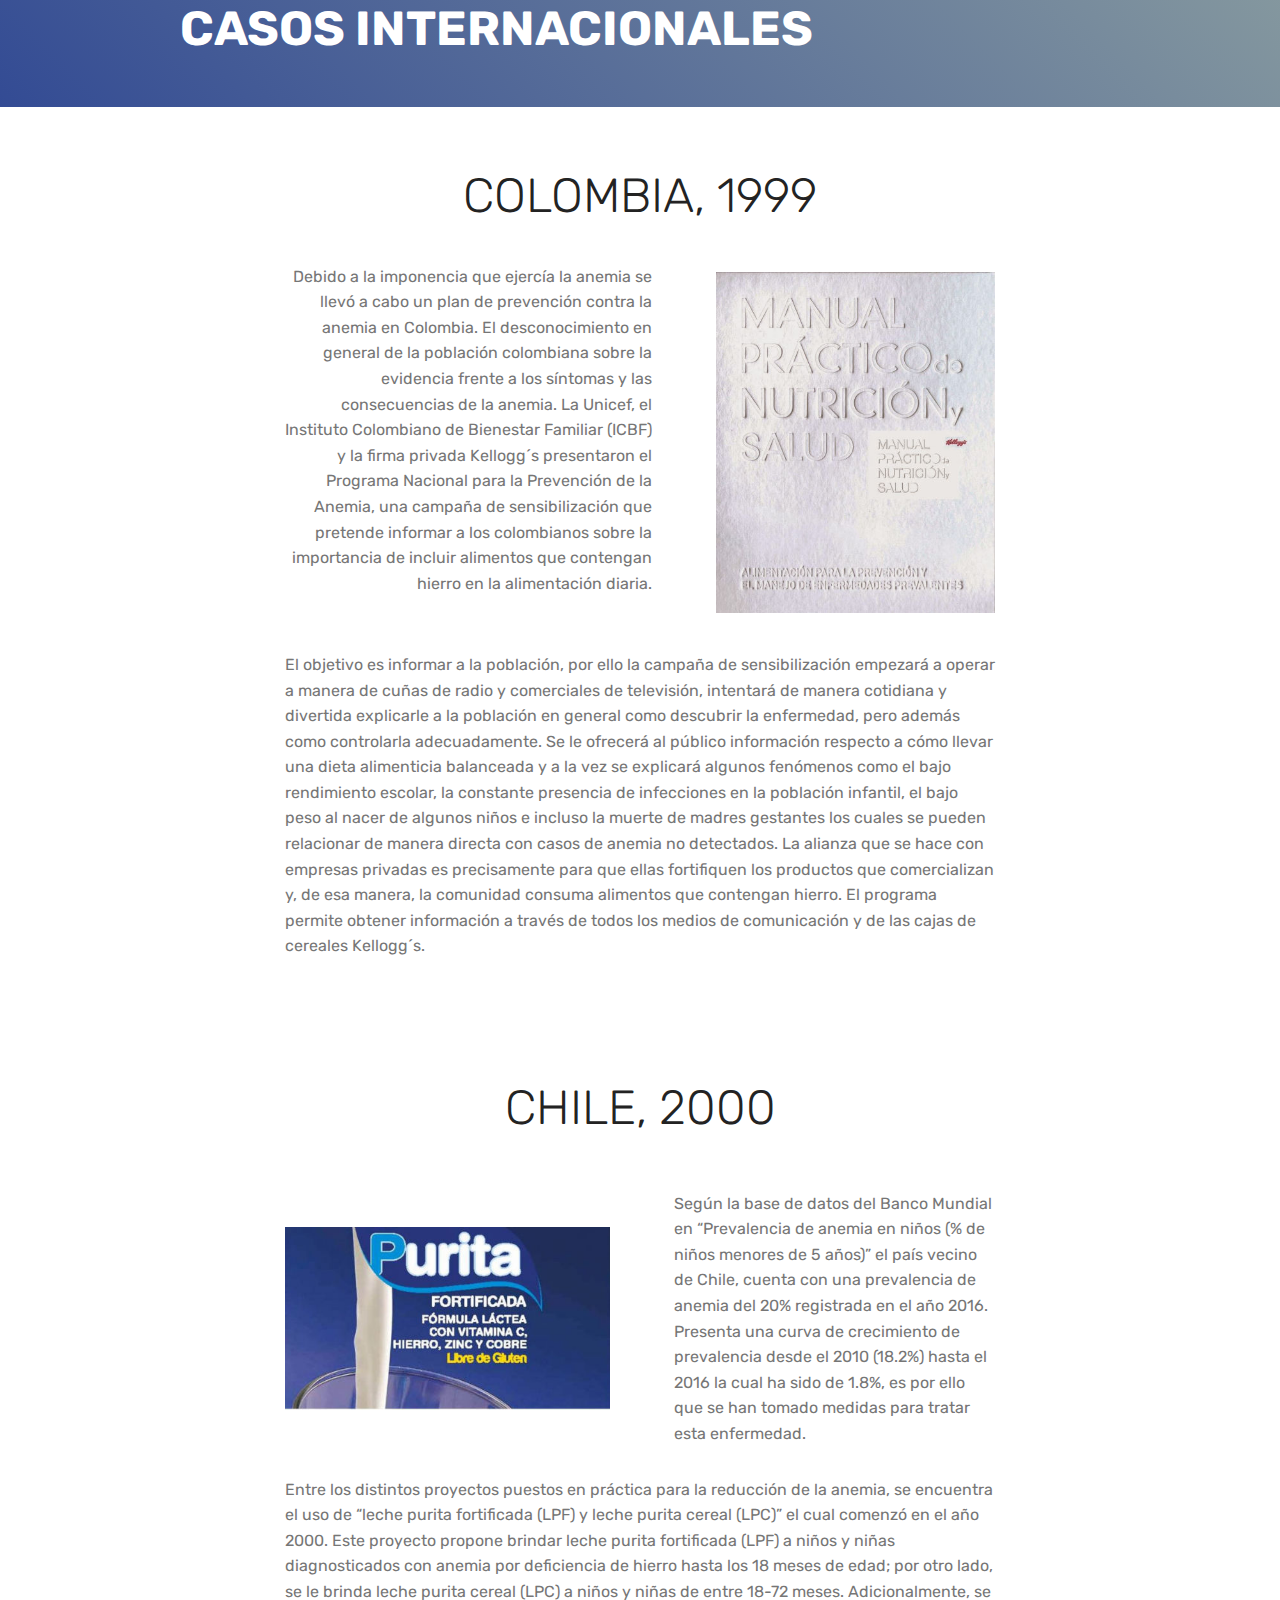
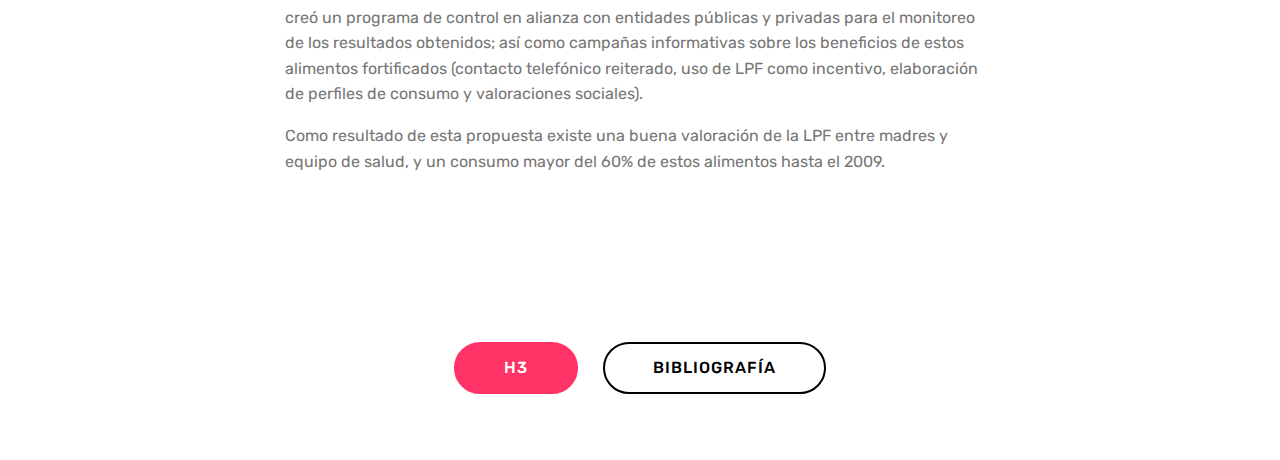
<file: h2.html>
<!DOCTYPE html>
<html >
<head>
  <!-- Site made with Mobirise Website Builder v4.8.6, https://mobirise.com -->
  <meta charset="UTF-8">
  <meta http-equiv="X-UA-Compatible" content="IE=edge">
  <meta name="generator" content="Mobirise v4.8.6, mobirise.com">
  <meta name="viewport" content="width=device-width, initial-scale=1, minimum-scale=1">
  <link rel="shortcut icon" href="assets/images/logo-pucp-version2-negro-soloescudo-128x127.png" type="image/x-icon">
  <meta name="description" content="Web Maker Description">
  <title>H2</title>
  <link rel="stylesheet" href="assets/web/assets/mobirise-icons/mobirise-icons.css">
  <link rel="stylesheet" href="assets/tether/tether.min.css">
  <link rel="stylesheet" href="assets/bootstrap/css/bootstrap.min.css">
  <link rel="stylesheet" href="assets/bootstrap/css/bootstrap-grid.min.css">
  <link rel="stylesheet" href="assets/bootstrap/css/bootstrap-reboot.min.css">
  <link rel="stylesheet" href="assets/socicon/css/styles.css">
  <link rel="stylesheet" href="assets/dropdown/css/style.css">
  <link rel="stylesheet" href="assets/theme/css/style.css">
  <link rel="stylesheet" href="assets/mobirise/css/mbr-additional.css" type="text/css">
  
  
  
</head>
<body>
  <section class="menu cid-qTkzRZLJNu" once="menu" id="menu1-1a">

    

    <nav class="navbar navbar-expand beta-menu navbar-dropdown align-items-center navbar-fixed-top collapsed">
        <button class="navbar-toggler navbar-toggler-right" type="button" data-toggle="collapse" data-target="#navbarSupportedContent" aria-controls="navbarSupportedContent" aria-expanded="false" aria-label="Toggle navigation">
            <div class="hamburger">
                <span></span>
                <span></span>
                <span></span>
                <span></span>
            </div>
        </button>
        <div class="menu-logo">
            <div class="navbar-brand">
                
                <span class="navbar-caption-wrap"><a class="navbar-caption text-white display-2" href="index.html">EQUIPO5</a></span>
            </div>
        </div>
        <div class="collapse navbar-collapse" id="navbarSupportedContent">
            <ul class="navbar-nav nav-dropdown nav-right" data-app-modern-menu="true"><li class="nav-item"><a class="nav-link link text-white display-7" href="index.html"><span class="mbri-home mbr-iconfont mbr-iconfont-btn"></span>Inicio</a></li><li class="nav-item"><a class="nav-link link text-white display-7" href="equipo.html"><span class="mbri-user mbr-iconfont mbr-iconfont-btn"></span>El equipo</a></li>
                <li class="nav-item"><a class="nav-link link text-white display-7" href="problema.html"><span class="mbri-info mbr-iconfont mbr-iconfont-btn"></span>Introducción</a></li><li class="nav-item"><a class="nav-link link text-white display-7" href="entregables.html"><span class="mbri-edit mbr-iconfont mbr-iconfont-btn"></span>Entregables</a></li><li class="nav-item"><a class="nav-link link text-white display-7" href="biblio.html"><span class="mbri-pages mbr-iconfont mbr-iconfont-btn"></span>Bibliografía</a></li><li class="nav-item"><a class="nav-link link text-white display-7" href="fuentes.html"><span class="mbri-paperclip mbr-iconfont mbr-iconfont-btn"></span>Desarrollo de fuentes</a></li></ul>
            
        </div>
    </nav>
</section>

<section class="engine"><a href="https://mobirise.info/b">create your own website</a></section><section class="header5 cid-r6SDu4Lvvb mbr-fullscreen" id="header5-e">

    

    
    <div class="container">
        <div class="row justify-content-center">
            <div class="mbr-white col-md-10">
                <h1 class="mbr-section-title align-center pb-3 mbr-fonts-style display-1"><strong>
                    H2</strong></h1>
                <p class="mbr-text align-center display-5 pb-3 mbr-fonts-style">
                   Compuesto principalmente por las <strong>Causas</strong>, que enuncia cuatro puntos cruciales para el análisis consecuente de la problemática; el <strong>Mapa Conceptual</strong>, que muestra una visión holísitica de la investigación sobre la problemática; y por el<strong> Estado del Arte</strong>, como índice de diversos proyectos satisfactorios envueltos en la misma problemática o sujetos al mismo eje temático.</p>
                <div class="mbr-section-btn align-center"><a class="btn btn-md btn-white-outline display-4" href="page7.html#content5-h">&nbsp;LAS CAUSAS</a> <a class="btn btn-md btn-white-outline display-4" href="page7.html#content5-18">MAPA CONCEPTUAL</a> <a class="btn btn-md btn-white-outline display-4" href="page7.html#content5-i">ESTADO DEL ARTE</a> <a class="btn btn-md btn-white-outline display-4" href="biblio.html">BIBLIOGRAFÍA</a></div>
            </div>
        </div>
    </div>

    <div class="mbr-arrow hidden-sm-down" aria-hidden="true">
        <a href="#next">
            <i class="mbri-down mbr-iconfont"></i>
        </a>
    </div>
</section>

<section class="mbr-section content5 cid-r6XaSkxOkK" id="content5-h">

    

    

    <div class="container">
        <div class="media-container-row">
            <div class="title col-12 col-md-8">
                <h2 class="align-center mbr-bold mbr-white pb-3 mbr-fonts-style display-1">
                    CAUSAS</h2>
                
                
                
            </div>
        </div>
    </div>
</section>

<section class="features4 cid-r6XaQ3ywAT" id="features4-f">
    
         

    
    <div class="container">
        <div class="media-container-row">
            <div class="card p-3 col-12 col-md-6">
                <div class="card-wrapper media-container-row media-container-row">
                    <div class="card-box">
                        <h4 class="card-title pb-3 mbr-fonts-style display-7">Bajo nivel de abordaje por parte del Estado.</h4>
                        <p class="mbr-text mbr-fonts-style display-7">Se decide incluir como causa principal al rol del Estado, pues es donde se concentra, o debería concentrarse, la mayor intencionalidad por comunicar avances o progresos, pero, al mismo tiempo, difundir información precisa.</p>
                    </div>
                </div>
            </div>

            <div class="card p-3 col-12 col-md-6 col-12 col-md-6">
                <div class="card-wrapper media-container-row">
                    <div class="card-box">
                        <h4 class="card-title pb-3 mbr-fonts-style display-7">
                            Malnutrición</h4>
                        <p class="mbr-text mbr-fonts-style display-7">
                            Debido al consumo mayoritario de legumbres (que contienen Hierro No Hem y además Fitato, un inhibidor de Fe-No Hem) y consumo inadecuado  de micronutrientes(cobre, vitamina A, calcio y demás)
                        </p>
                    </div>
                </div>
            </div>

            

            
        </div>
    </div>
</section>

<section class="features4 cid-r6XaQw12WY" id="features4-g">
    
         

    
    <div class="container">
        <div class="media-container-row">
            <div class="card p-3 col-12 col-md-6">
                <div class="card-wrapper media-container-row media-container-row">
                    <div class="card-box">
                        <h4 class="card-title pb-3 mbr-fonts-style display-7">Pérdidas de sangre por diversos motivos</h4>
                        <p class="mbr-text mbr-fonts-style display-7">
                            En afecciones tales como neoplasias pulmonares, Dirvertículo de Beckel o neoplasias gastrointestinales.</p>
                    </div>
                </div>
            </div>

            <div class="card p-3 col-12 col-md-6 col-12 col-md-6">
                <div class="card-wrapper media-container-row">
                    <div class="card-box">
                        <h4 class="card-title pb-3 mbr-fonts-style display-7">
                            Prematuridad</h4>
                        <p class="mbr-text mbr-fonts-style display-7">Para el caso de partos prematuros, los niños nacen con baja hemoglobina lo que indica una deficiencia de hierro.
                        </p>
                    </div>
                </div>
            </div>

            

            
        </div>
    </div>
</section>

<section class="features4 cid-r7h8uwZTkZ" id="features4-w">
    
         

    
    <div class="container">
        <div class="media-container-row">
            <div class="card p-3 col-12 col-md-6">
                <div class="card-wrapper media-container-row media-container-row">
                    <div class="card-box">
                        <h4 class="card-title pb-3 mbr-fonts-style display-7">
                            Excesivo consumo de leche de vaca</h4>
                        <p class="mbr-text mbr-fonts-style display-7">
                            El consumo leche de vaca como principal fuente de alimento no aporta una cantidad suficiente de hierro biodisponible.</p>
                    </div>
                </div>
            </div>

            <div class="card p-3 col-12 col-md-6 col-12 col-md-6">
                <div class="card-wrapper media-container-row">
                    <div class="card-box">
                        <h4 class="card-title pb-3 mbr-fonts-style display-7">Malabsorción de hierro en los intestinos</h4>
                        <p class="mbr-text mbr-fonts-style display-7">
                            Esto está relacionado por causa de enfermedades celíacas o parásitos intestinales.
                        </p>
                    </div>
                </div>
            </div>

            

            
        </div>
    </div>
</section>

<section class="mbr-section content5 cid-r7mRtltKdt" id="content5-18">

    

    

    <div class="container">
        <div class="media-container-row">
            <div class="title col-12 col-md-8">
                <h2 class="align-center mbr-bold mbr-white pb-3 mbr-fonts-style display-1">
                    MAPA CONCEPTUAL</h2>
                
                
                
            </div>
        </div>
    </div>
</section>

<section class="cid-r7mRrmcbQk" id="image2-17">

    

    <figure class="mbr-figure">
        <div class="image-block" style="width: 100%;">
            <img src="assets/images/mapa-conceptual-1920x1160.png" alt="Mobirise" title="">
            
        </div>
    </figure>
</section>

<section class="mbr-section content5 cid-r6XbOVsEv4" id="content5-i">

    

    

    <div class="container">
        <div class="media-container-row">
            <div class="title col-12 col-md-8">
                <h2 class="align-center mbr-bold mbr-white pb-3 mbr-fonts-style display-1">ESTADO DEL ARTE</h2>
                
                
                
            </div>
        </div>
    </div>
</section>

<section class="features1 cid-r7h4OjTRf0" id="features1-u">
    
    

    
    <div class="container">
        <div class="media-container-row">

            <div class="card p-3 col-12 col-md-6 col-lg-4">
                <div class="card-img pb-3">
                    <a href="page7.html#info2-v"><span class="mbr-iconfont mbri-growing-chart"></span></a>
                </div>
                <div class="card-box">
                    <h4 class="card-title py-3 mbr-fonts-style display-5">El cliente como target</h4>
                    <p class="mbr-text mbr-fonts-style display-7">Desde un punto de vista más específico, es importante definir al cliente como un target, conocer sus insights y su capacidad para ser influenciado.</p>
                </div>
            </div>

            <div class="card p-3 col-12 col-md-6 col-lg-4">
                <div class="card-img pb-3">
                    <a href="page7.html#content6-k"><span class="mbr-iconfont mbri-map-pin"></span></a>
                </div>
                <div class="card-box">
                    <h4 class="card-title py-3 mbr-fonts-style display-5">
                        Situación en el Perú</h4>
                    <p class="mbr-text mbr-fonts-style display-7">Ejemplos de iniciativas en materia de comunicación gestadas desde el Estado, a través del Ministerio de Salud. Casos específicos sobre la anemia.</p>
                </div>
            </div>

            <div class="card p-3 col-12 col-md-6 col-lg-4">
                <div class="card-img pb-3">
                    <a href="page7.html#info2-y"><span class="mbr-iconfont mbri-globe"></span></a>
                </div>
                <div class="card-box">
                    <h4 class="card-title py-3 mbr-fonts-style display-5">
                        Casos internacionales</h4>
                    <p class="mbr-text mbr-fonts-style display-7">
                        Ejemplos de iniciativas en materia de comunicación gestadas desde el Estado en diferentes países. Casos específicos sobre la anemia.
                    </p>
                </div>
            </div>

            

        </div>

    </div>

</section>

<section class="mbr-section info2 cid-r7h6vtCykU" id="info2-v">

    

    

    <div class="container">
        <div class="row main justify-content-center">
            <div class="media-container-column col-12 col-lg-3 col-md-4">
                
            </div>
            <div class="media-container-column title col-12 col-lg-7 col-md-6">
                <h2 class="align-right mbr-bold mbr-white pb-3 mbr-fonts-style display-2">EL CLIENTE COMO TARGET</h2>
                
            </div>
        </div>
    </div>
</section>

<section class="mbr-section article content1 cid-r6XbQTStXo" id="content1-j">
    
     

    <div class="container">
        <div class="media-container-row">
            <div class="mbr-text col-12 col-md-8 mbr-fonts-style display-7"><p><strong>¿Es posible hacer campañas publicitarias efectivas para la salud?
</strong></p><p>Hablar de difusión de información implica necesariamente tomar en cuenta a un público objetivo, sus intereses, los propósitos comunicativos y su influencia en ejes temáticos tan complejos como lo es el de la salud. De acuerdo a un artículo publicado en la revista Forbes (2018), hay tres factores que garantizan la efectividad de estos procesos: decisiones de adquisición, comportamiento del cliente y emociones del cliente. Esto favorece un giro creativo, pero al mismo tiempo humano.
</p><p>Haciendo énfasis en los dos últimos ítems, es evidente en el conocimiento profundo del público objetivo, sus actividades cotidianas, sus trabajos y, en general, el modo de obtener su atención. En adición a ello, un estudio del diario The Independent, en Reino Unido, país cuya prevalencia de anemia tiene un nivel porcentual de aproximadamente 10% (Banco Mundial, 2016), sugiere que, pese a que hay programas de distribución de hierro a través de pastillas o soluciones intravenosas, las mujeres siguen muriendo de anemia, y esto es -en medida- porque los tratamientos a cargo del gobierno no son tan efectivos como se piensa, debido al mal diagnóstico (The Independent, 2018).
</p><p>Es así que más allá de un camino unidireccional al cual apuntar una campaña publicitaria, se requiere converger también el factor del tamizaje adecuado, que iría desde parte del Estado, a través de sus instituciones. Una evidencia de lo enunciado se encuentra en un estudio de Kazakhstan, como programa piloto, en que tanto madres como niños eran invitados a recibir información simplificada sobre la anemia por deficiencia de hierro, de modo que -al final- se pudo observar un resultado totalmente favorecedor: de 65% a 48% para el caso de madres, y de 65% a 11% en el caso de niños (Baizhumanova, 2010).
</p><p><br></p><p><strong>¿Es realmente necesario, entonces, repensar al cliente?</strong></p><p>La respuesta es evidente; sí se debe repensar al cliente, esta vez como target, pero manteniendo sus alegrías y frustraciones descritas anteriormente a modo de insights. El Estado del Arte presentado a continuación muestran ejemplos de intencionalidades comunicativas cuyo público objetivo está constituído por madres y mujeres gestantes.</p></div>
        </div>
    </div>
</section>

<section class="mbr-section info2 cid-r7h9C7bN85" id="info2-x">

    

    

    <div class="container">
        <div class="row main justify-content-center">
            <div class="media-container-column col-12 col-lg-3 col-md-4">
                
            </div>
            <div class="media-container-column title col-12 col-lg-7 col-md-6">
                <h2 class="align-right mbr-bold mbr-white pb-3 mbr-fonts-style display-2">SITUACIÓN EN EL PERÚ</h2>
                
            </div>
        </div>
    </div>
</section>

<section class="mbr-section content6 cid-r6XcaNYSbU" id="content6-k">
    
     
    
    <div class="container">
        <div class="media-container-row">
            <div class="col-12 col-md-8">
                <div class="media-container-row">
                    <div class="mbr-figure" style="width: 80%;">
                      <img src="assets/images/mams-seleccin-anemia2-436x617.jpg" alt="Mobirise" title="">  
                    </div>
                    <div class="media-content">
                        <div class="mbr-section-text">
                            <p class="mbr-text mb-0 mbr-fonts-style display-7">Las madres de cinco integrantes de la Selección Peruana de Fútbol se unieron a la Gran Jornada Nacional contra la Anemia que lanzó el Ministerio de Salud (Minsa) el domingo 27 de mayo del 2018 en todo el país. El objetivo de la campaña es fortalecer el acceso de los niños menores de 5 años, y mujeres adolescentes y gestantes a los servicios de prevención y tratamiento de la anemia. La atención fue gratuita con la presentación del DNI o carnet de extranjería.
<br><br>Se brindó orientación nutricional, demostraciones  y degustaciones de comidas ricas en hierro (“Arroz a lo Yotún”, “Puré a lo Farfán”, “Advínchaufa” y “Mousse mundialista”), control de crecimiento y desarrollo (CRED).&nbsp;<br></p>
                        </div>
                    </div>
                </div>
            </div>
        </div>
    </div>
</section>

<section class="mbr-section content7 cid-r7ha6KD73V" id="content7-z">
          
    

    <div class="container">
        <div class="media-container-row">
            <div class="col-12 col-md-8">
                <div class="media-container-row">
                    <div class="media-content">
                        <div class="mbr-section-text">
                            <p class="mbr-text align-right mb-0 mbr-fonts-style display-7">El Ministerio de salud lanzará un aplicativo móvil que brindará información y orientación a los padres de familia para prevenir y controlar la anemia en sus hijos menores de 36 meses. &nbsp;La ministra de Salud, Silvia Pessah, informó que la aplicación se encuentra en proceso de validación.<br>Se espera que la app de anemia apoye al Plan Nacional para la Reducción y Control de Anemia Materno Infantil: 2017-2021, el cual busca reducir la tasa de 43.6%(2016) a 19% en el año 2021 en niños menores de 3 años.&nbsp;<br></p>
                        </div>
                    </div>
                    <div class="mbr-figure" style="width: 80%;">
                     <img src="assets/images/5bb7adb7b9650-404x303.jpg" alt="Mobirise" title="">  
                    </div>
                </div>
            </div>
        </div>
    </div>
</section>

<section class="mbr-section content6 cid-r7ha84p3Qh" id="content6-10">
    
     
    
    <div class="container">
        <div class="media-container-row">
            <div class="col-12 col-md-8">
                <div class="media-container-row">
                    <div class="mbr-figure" style="width: 110%;">
                      <img src="assets/images/imagen-cuatro-436x220.jpg" alt="Mobirise" title="">  
                    </div>
                    <div class="media-content">
                        <div class="mbr-section-text">
                            <p class="mbr-text mb-0 mbr-fonts-style display-7">El ministerio de Salud(Minsa) comenzó con el Plan Nacional De Reducción y Control de la Anemia y la Desnutrición Crónica Infantil (Pág 59-61) el mes de junio del 2017. El proyecto se realizó junto a MAYO BPN, eligiendo a la implementadora JCDecaux para comunicar la campaña publicitaria en las estaciones del Metro de Lima, debido a ser una ubicación de alto tráfico de personas.
<br>Se optó por comunicar mediante elementos estáticos por los circuitos de vallas, por la red digital del Metro de Lima incluyendo el interior de los trenes mediante altavoces.&nbsp;<br></p>
                        </div>
                    </div>
                </div>
            </div>
        </div>
    </div>
</section>

<section class="mbr-section info2 cid-r7h9LTB4Xu" id="info2-y">

    

    

    <div class="container">
        <div class="row main justify-content-center">
            <div class="media-container-column col-12 col-lg-3 col-md-4">
                
            </div>
            <div class="media-container-column title col-12 col-lg-7 col-md-6">
                <h2 class="align-right mbr-bold mbr-white pb-3 mbr-fonts-style display-2">CASOS INTERNACIONALES</h2>
                
            </div>
        </div>
    </div>
</section>

<section class="cid-r7hhzWcQ5e" id="social-buttons1-12">
    
    

    

    <div class="container">
        <div class="media-container-row">
            <div class="col-md-8 align-center">
                <h2 class="pb-3 mbr-section-title mbr-fonts-style display-2">
                    COLOMBIA, 1999</h2>
                <div>
                    <div class="mbr-social-likes" data-counters="false">
                        
                        
                        
                        
                        
                    </div>
                </div>
            </div>
        </div>
    </div>
</section>

<section class="mbr-section content7 cid-r6XcbpCib7" id="content7-l">
          
    

    <div class="container">
        <div class="media-container-row">
            <div class="col-12 col-md-8">
                <div class="media-container-row">
                    <div class="media-content">
                        <div class="mbr-section-text">
                            <p class="mbr-text align-right mb-0 mbr-fonts-style display-7">Debido a la imponencia que ejercía la anemia se llevó a cabo un plan de prevención contra la anemia en Colombia. El desconocimiento en general de la población colombiana sobre la evidencia frente a los síntomas y las consecuencias de la anemia. La Unicef, el Instituto Colombiano de Bienestar Familiar (ICBF) y la firma privada Kellogg´s presentaron el Programa Nacional para la Prevención de la Anemia, una campaña de sensibilización que pretende informar a los colombianos sobre la importancia de incluir alimentos que contengan hierro en la alimentación diaria.
<br>&nbsp;<br></p>
                        </div>
                    </div>
                    <div class="mbr-figure" style="width: 85%;">
                     <img src="assets/images/429-2015-01-29-m-n-k-2012-contraste-436x533.jpg" alt="Mobirise" title="">  
                    </div>
                </div>
            </div>
        </div>
    </div>
</section>

<section class="mbr-section article content1 cid-r7hhaYmUa6" id="content1-11">
    
     

    <div class="container">
        <div class="media-container-row">
            <div class="mbr-text col-12 col-md-8 mbr-fonts-style display-7">El objetivo es informar a la población, por ello la campaña de sensibilización empezará a operar a manera de cuñas de radio y comerciales de televisión, intentará de manera cotidiana y divertida explicarle a la población en general como descubrir la enfermedad, pero además como controlarla adecuadamente. Se le ofrecerá al público información respecto a cómo llevar una dieta alimenticia balanceada y a la vez se explicará algunos fenómenos como el bajo rendimiento escolar, la constante presencia de infecciones en la población infantil, el bajo peso al nacer de algunos niños e incluso la muerte de madres gestantes los cuales se pueden relacionar de manera directa con casos de anemia no detectados. La alianza que se hace con empresas privadas es precisamente para que ellas fortifiquen los productos que comercializan y, de esa manera, la comunidad consuma alimentos que contengan hierro. El programa permite obtener información a través de todos los medios de comunicación y de las cajas de cereales Kellogg´s.</div>
        </div>
    </div>
</section>

<section class="cid-r7hhZkufvR" id="social-buttons1-13">
    
    

    

    <div class="container">
        <div class="media-container-row">
            <div class="col-md-8 align-center">
                <h2 class="pb-3 mbr-section-title mbr-fonts-style display-2">
                    CHILE, 2000</h2>
                <div>
                    <div class="mbr-social-likes" data-counters="false">
                        
                        
                        
                        
                        
                    </div>
                </div>
            </div>
        </div>
    </div>
</section>

<section class="mbr-section content6 cid-r6Xcc2QIuj" id="content6-m">
    
     
    
    <div class="container">
        <div class="media-container-row">
            <div class="col-12 col-md-8">
                <div class="media-container-row">
                    <div class="mbr-figure" style="width: 110%;">
                      <img src="assets/images/leche-purita-fortificada-d-nq-np-662114-mlc26807046187-022018-f-436x245.jpg" alt="Mobirise" title="">  
                    </div>
                    <div class="media-content">
                        <div class="mbr-section-text">
                            <p class="mbr-text mb-0 mbr-fonts-style display-7">Según la base de datos del Banco Mundial en “Prevalencia de anemia en niños (% de niños menores de 5 años)” el país vecino de Chile, cuenta con una prevalencia de anemia del 20% registrada en el año 2016. Presenta una curva de crecimiento de prevalencia desde el 2010 (18.2%) hasta el 2016 la cual ha sido de 1.8%, es por ello que se han tomado medidas para tratar esta enfermedad.</p>
                        </div>
                    </div>
                </div>
            </div>
        </div>
    </div>
</section>

<section class="mbr-section article content1 cid-r7hi0IFojd" id="content1-14">
    
     

    <div class="container">
        <div class="media-container-row">
            <div class="mbr-text col-12 col-md-8 mbr-fonts-style display-7"><p>Entre los distintos proyectos puestos en práctica para la reducción de la anemia, se encuentra el uso de “leche purita fortificada (LPF) y leche purita cereal (LPC)” el cual comenzó en el año 2000. Este proyecto propone brindar leche purita fortificada (LPF) a niños y niñas diagnosticados con anemia por deficiencia de hierro hasta los 18 meses de edad; por otro lado, se le brinda leche purita cereal (LPC) a niños y niñas de entre 18-72 meses. Adicionalmente, se creó un programa de control en alianza con entidades públicas y privadas para el monitoreo de los resultados obtenidos; así como campañas informativas sobre los beneficios de estos alimentos fortificados (contacto telefónico reiterado, uso de LPF como incentivo, elaboración de perfiles de consumo y valoraciones sociales).
</p><p></p><div>Como resultado de esta propuesta existe una buena valoración de la LPF entre madres y equipo de salud, y un consumo mayor del 60% de estos alimentos hasta el 2009.
</div><div><br></div><p></p></div>
        </div>
    </div>
</section>

<section class="mbr-section content8 cid-rbmJRhNVvG" id="content8-1k">

    

    <div class="container">
        <div class="media-container-row title">
            <div class="col-12 col-md-8">
                <div class="mbr-section-btn align-center"><a class="btn btn-secondary display-4" href="h3.html">H3</a>
                    <a class="btn btn-black-outline display-4" href="fuente.html">BIBLIOGRAFÍA</a></div>
            </div>
        </div>
    </div>
</section>


  <script src="assets/web/assets/jquery/jquery.min.js"></script>
  <script src="assets/popper/popper.min.js"></script>
  <script src="assets/tether/tether.min.js"></script>
  <script src="assets/bootstrap/js/bootstrap.min.js"></script>
  <script src="assets/dropdown/js/script.min.js"></script>
  <script src="assets/touchswipe/jquery.touch-swipe.min.js"></script>
  <script src="assets/sociallikes/social-likes.js"></script>
  <script src="assets/smoothscroll/smooth-scroll.js"></script>
  <script src="assets/theme/js/script.js"></script>
  
  
</body>
</html>
</file>
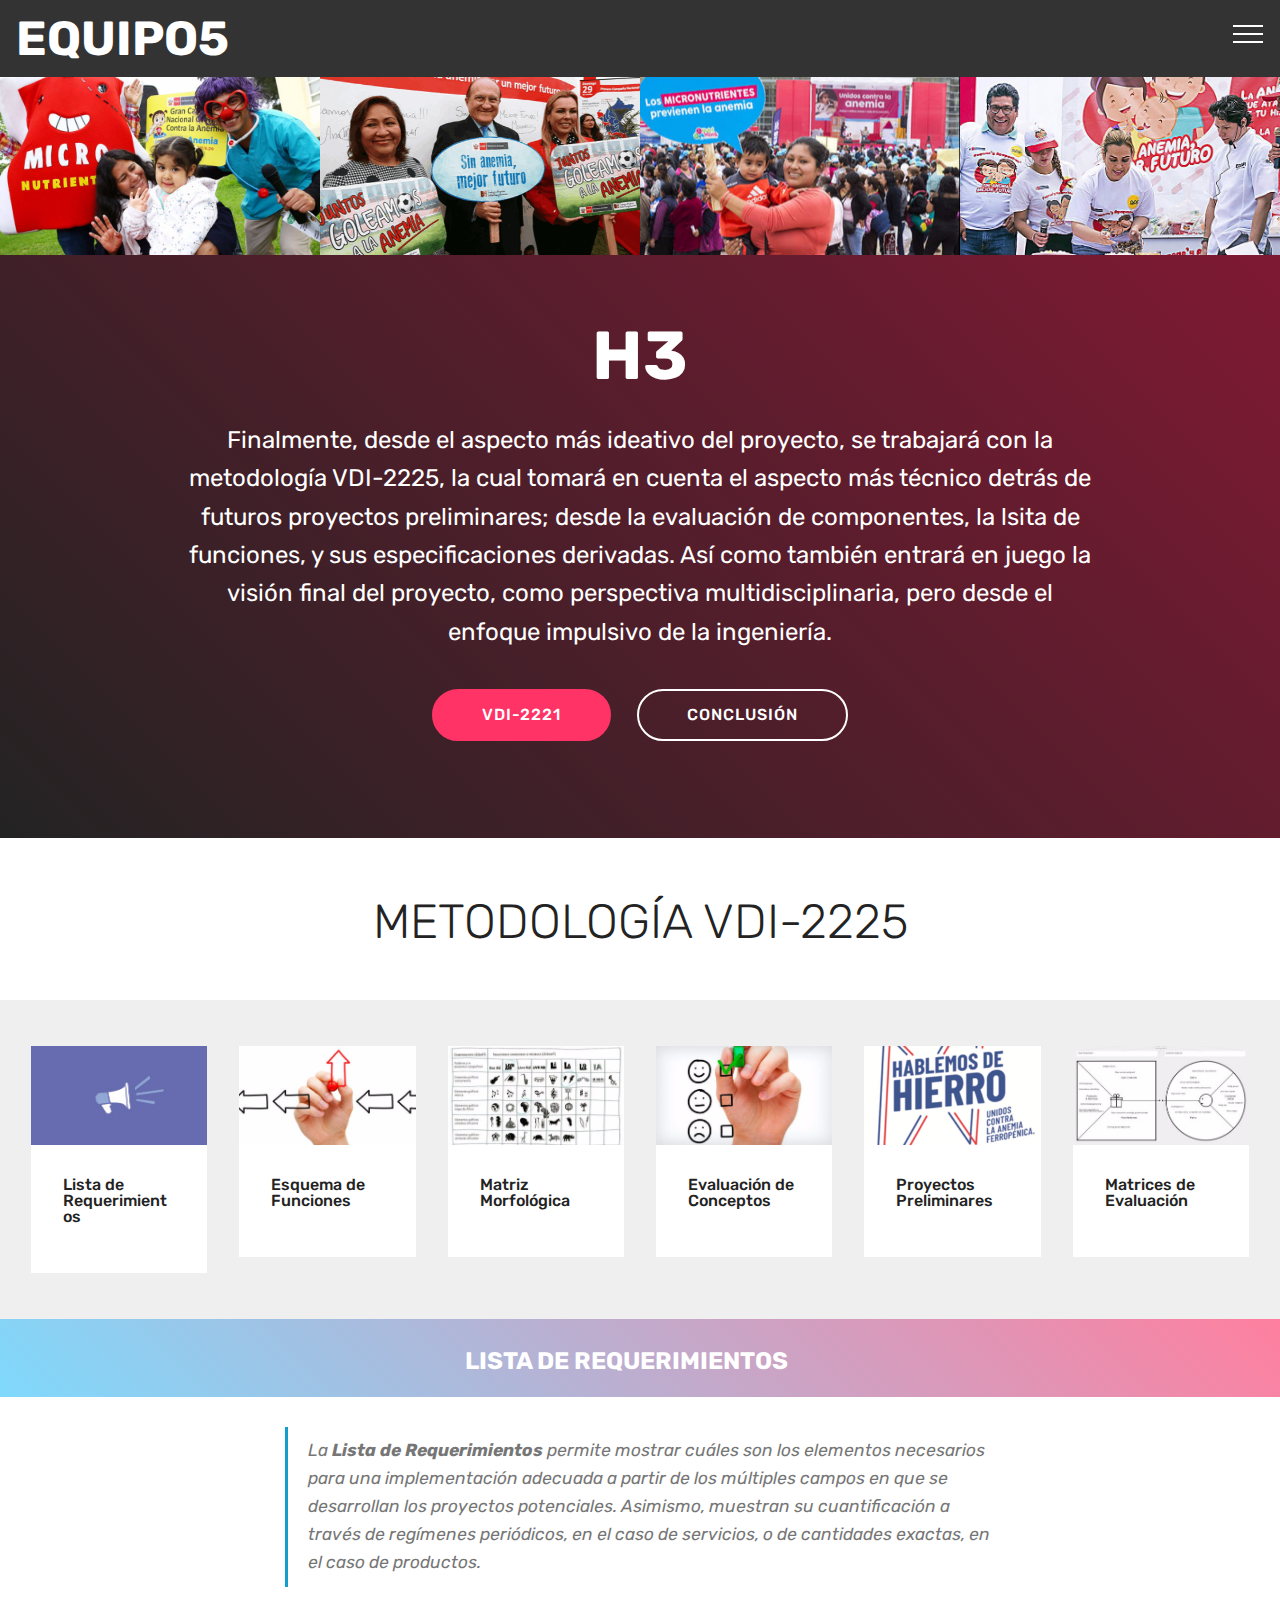
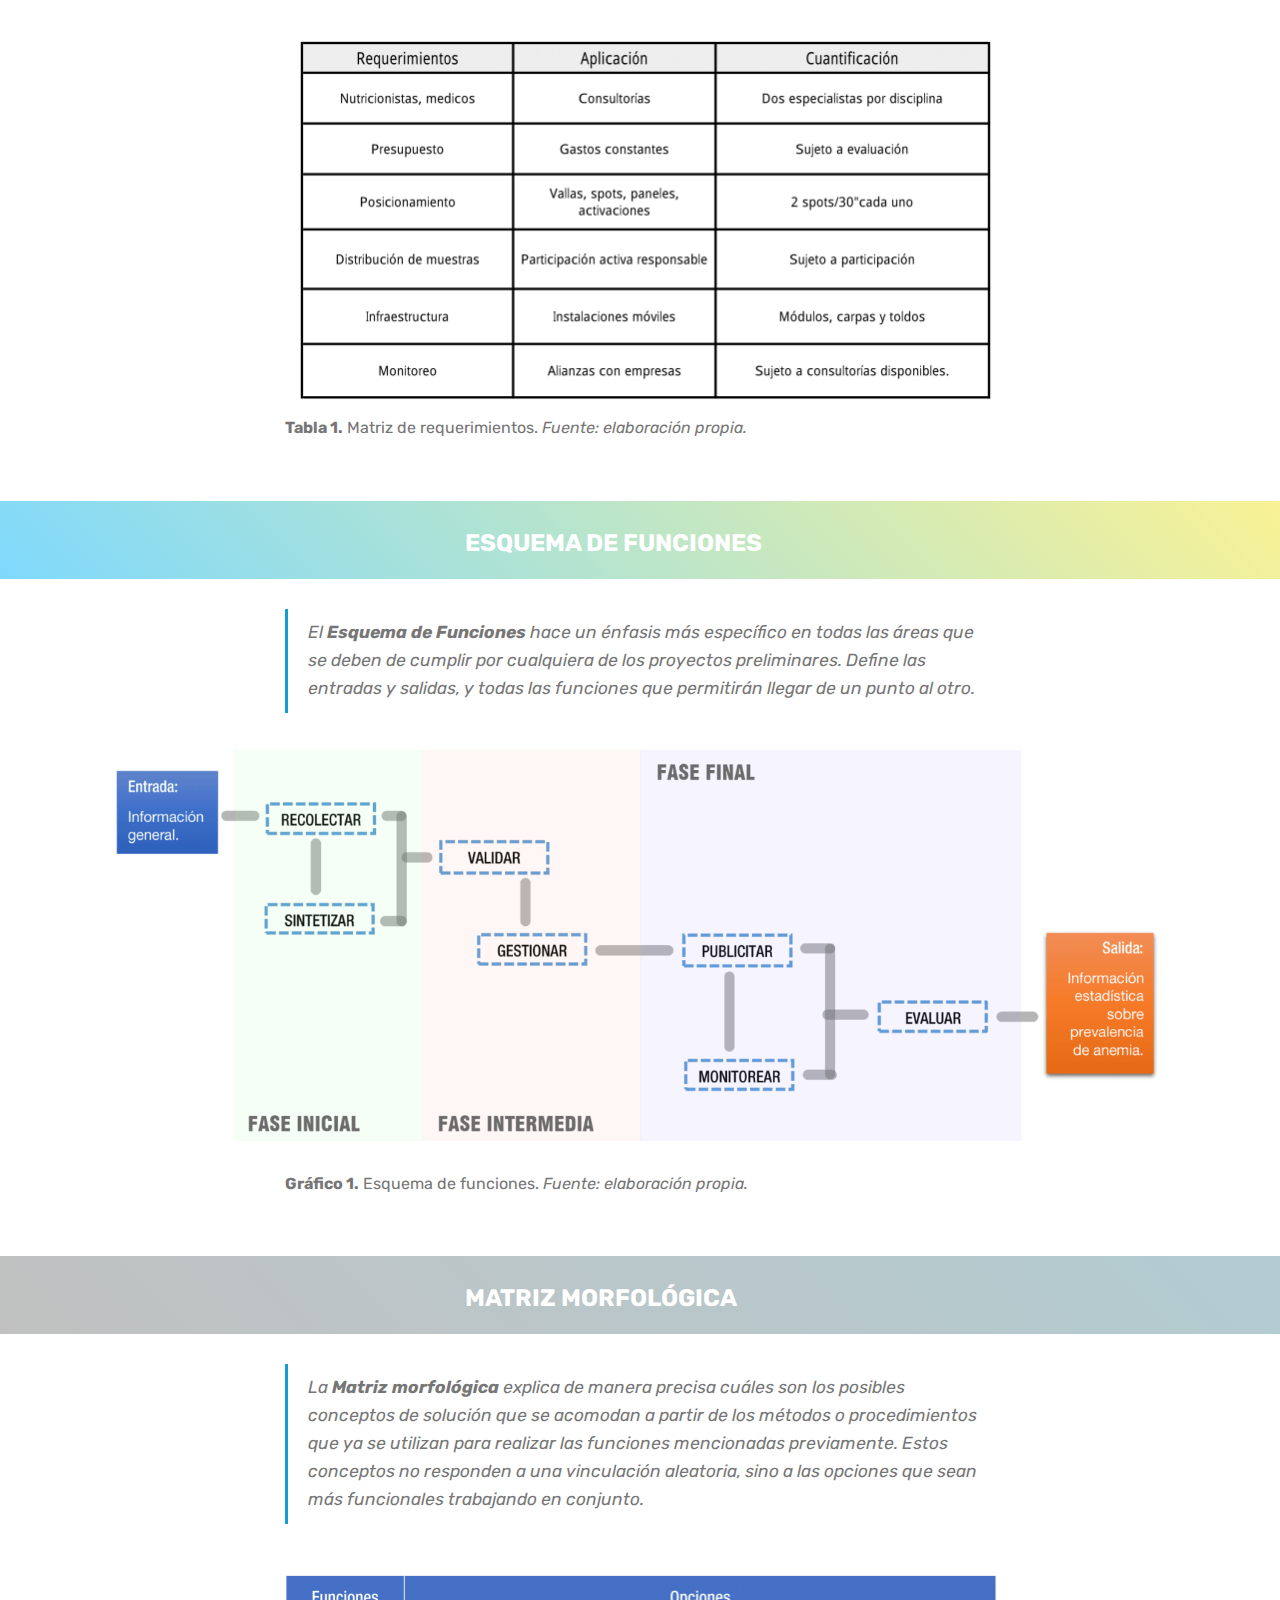
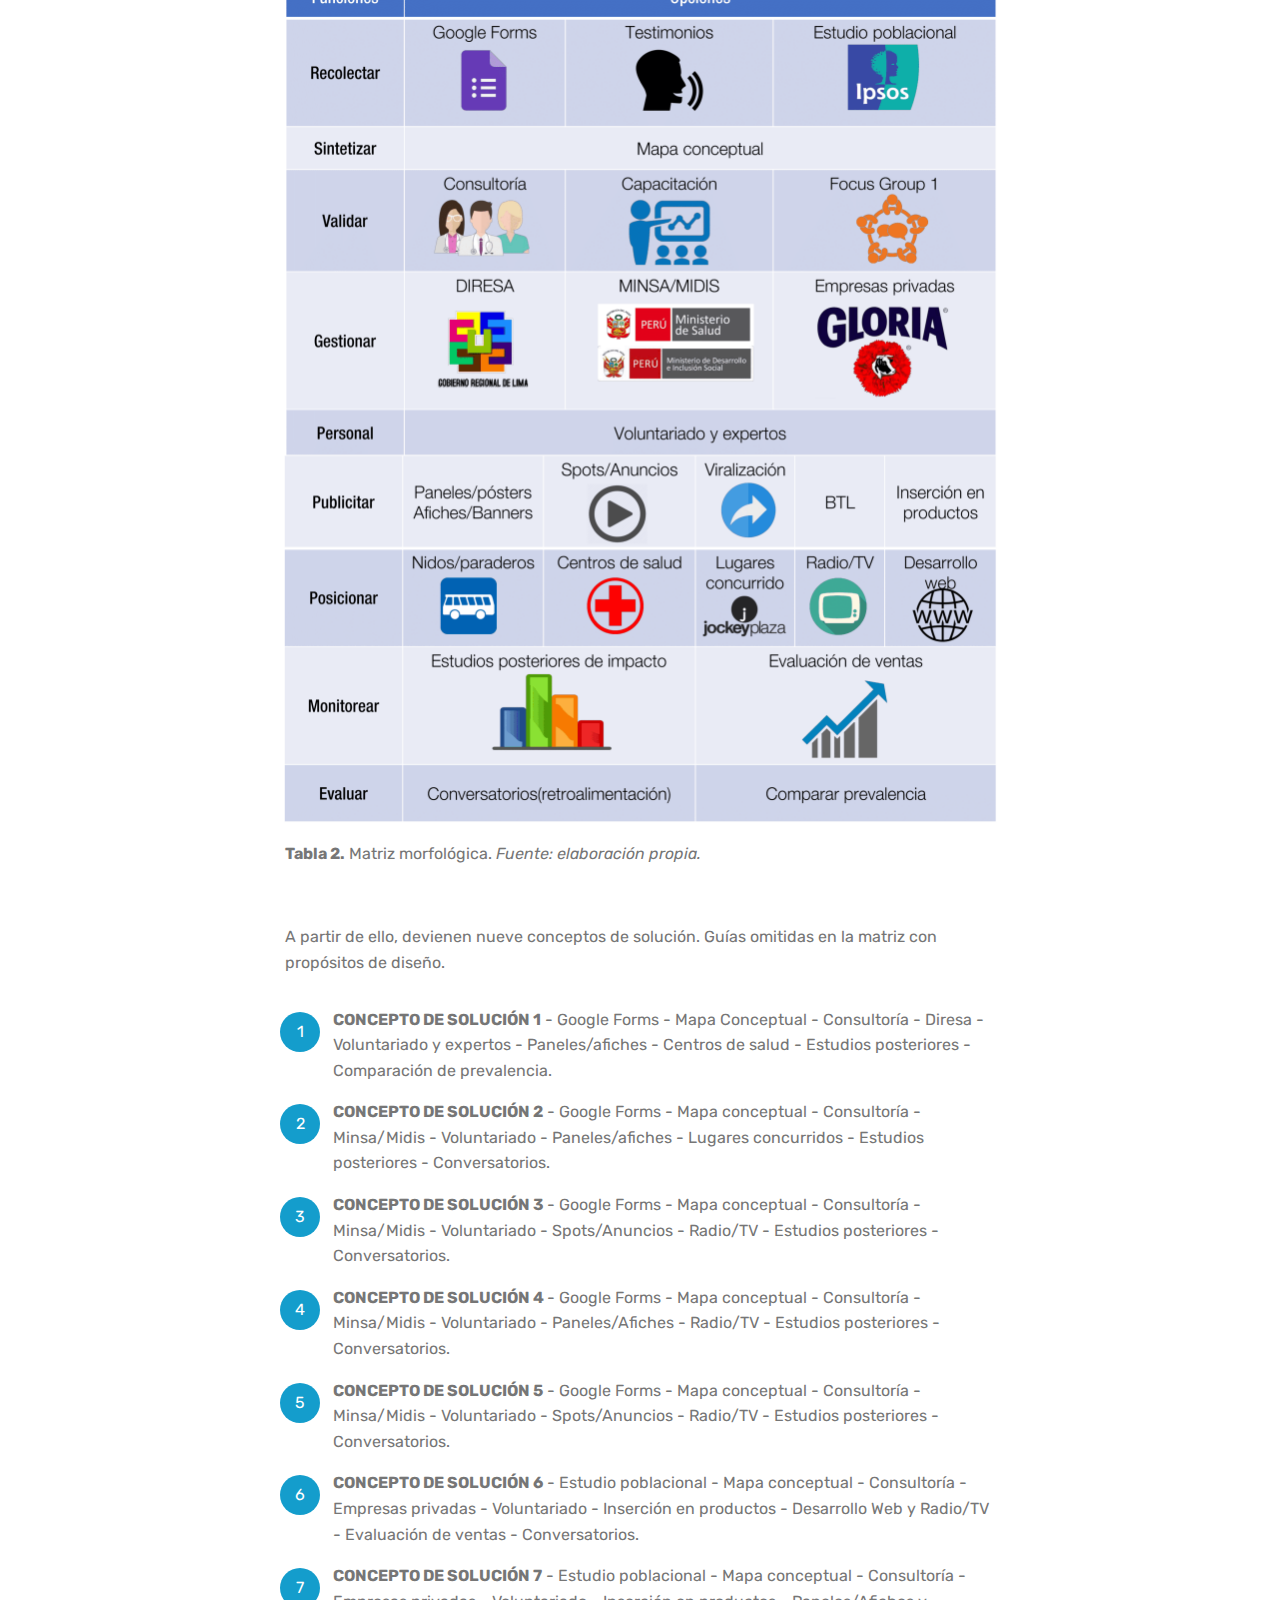
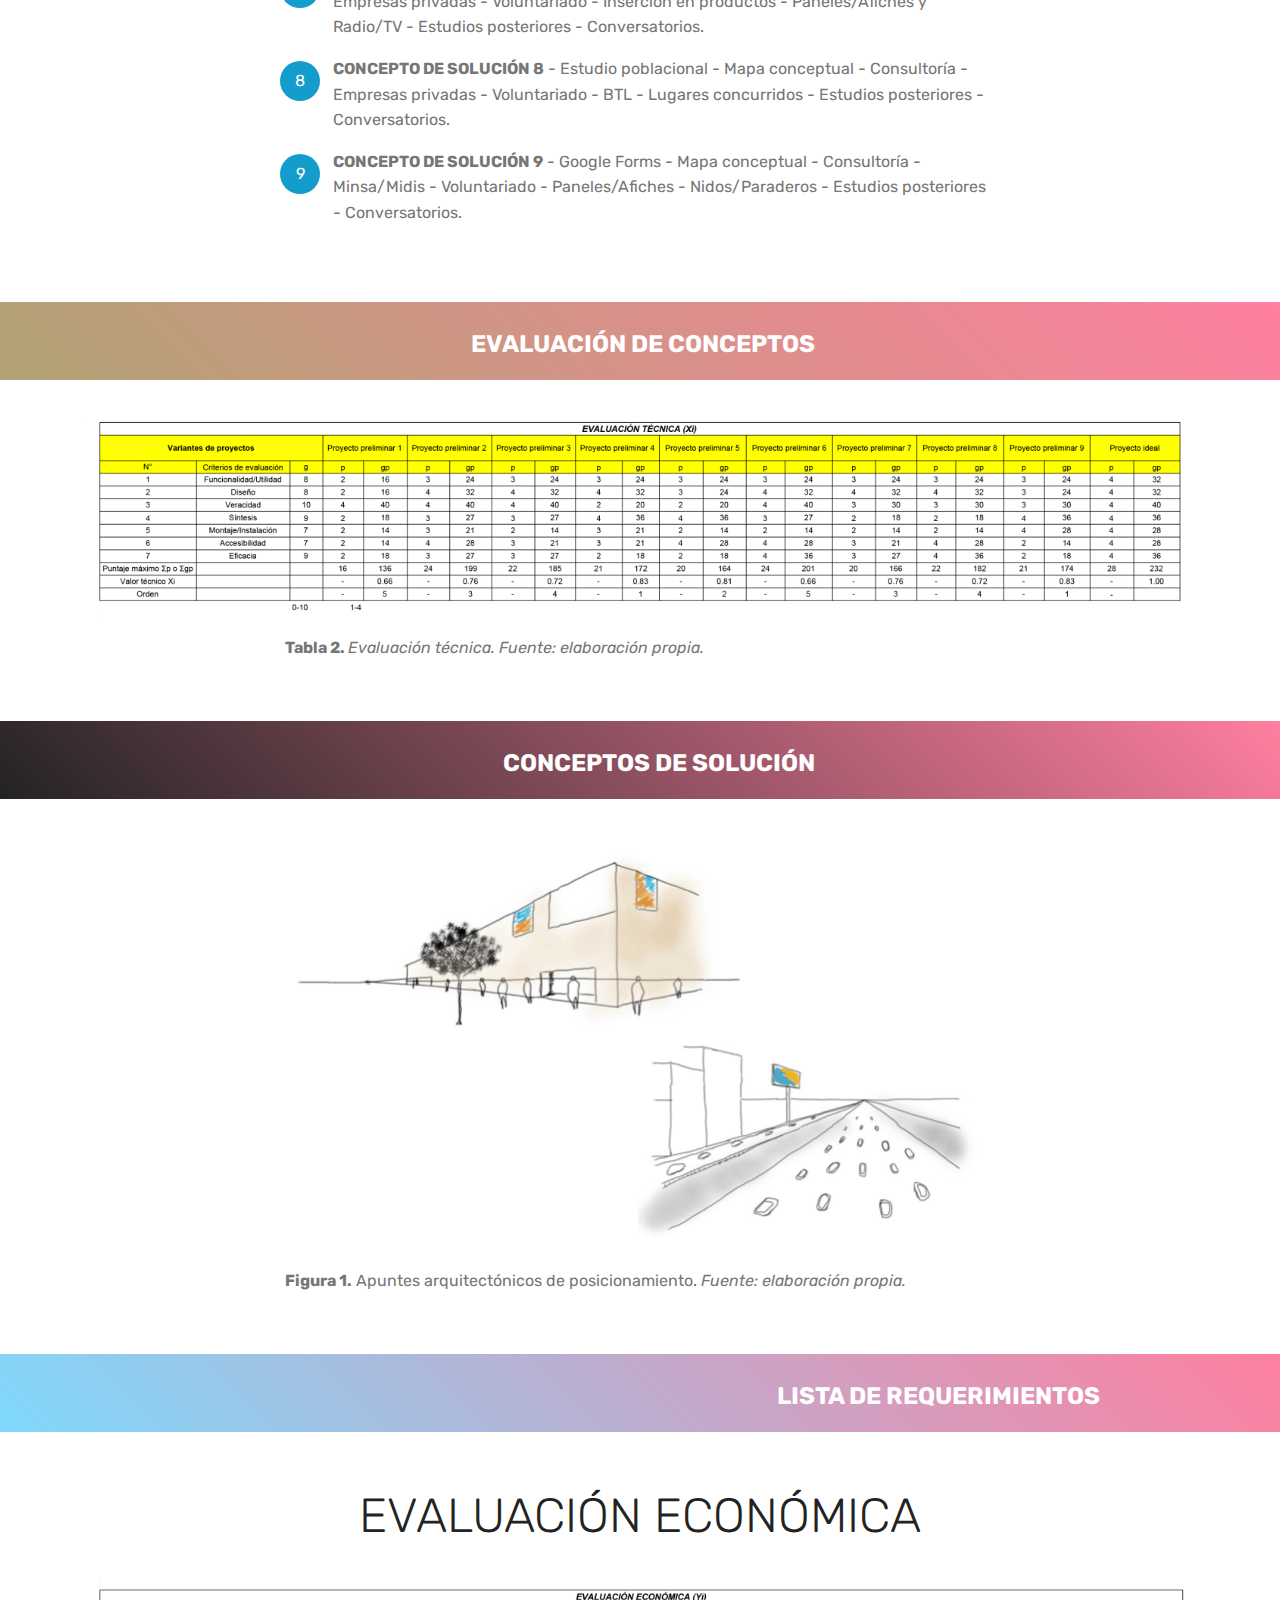
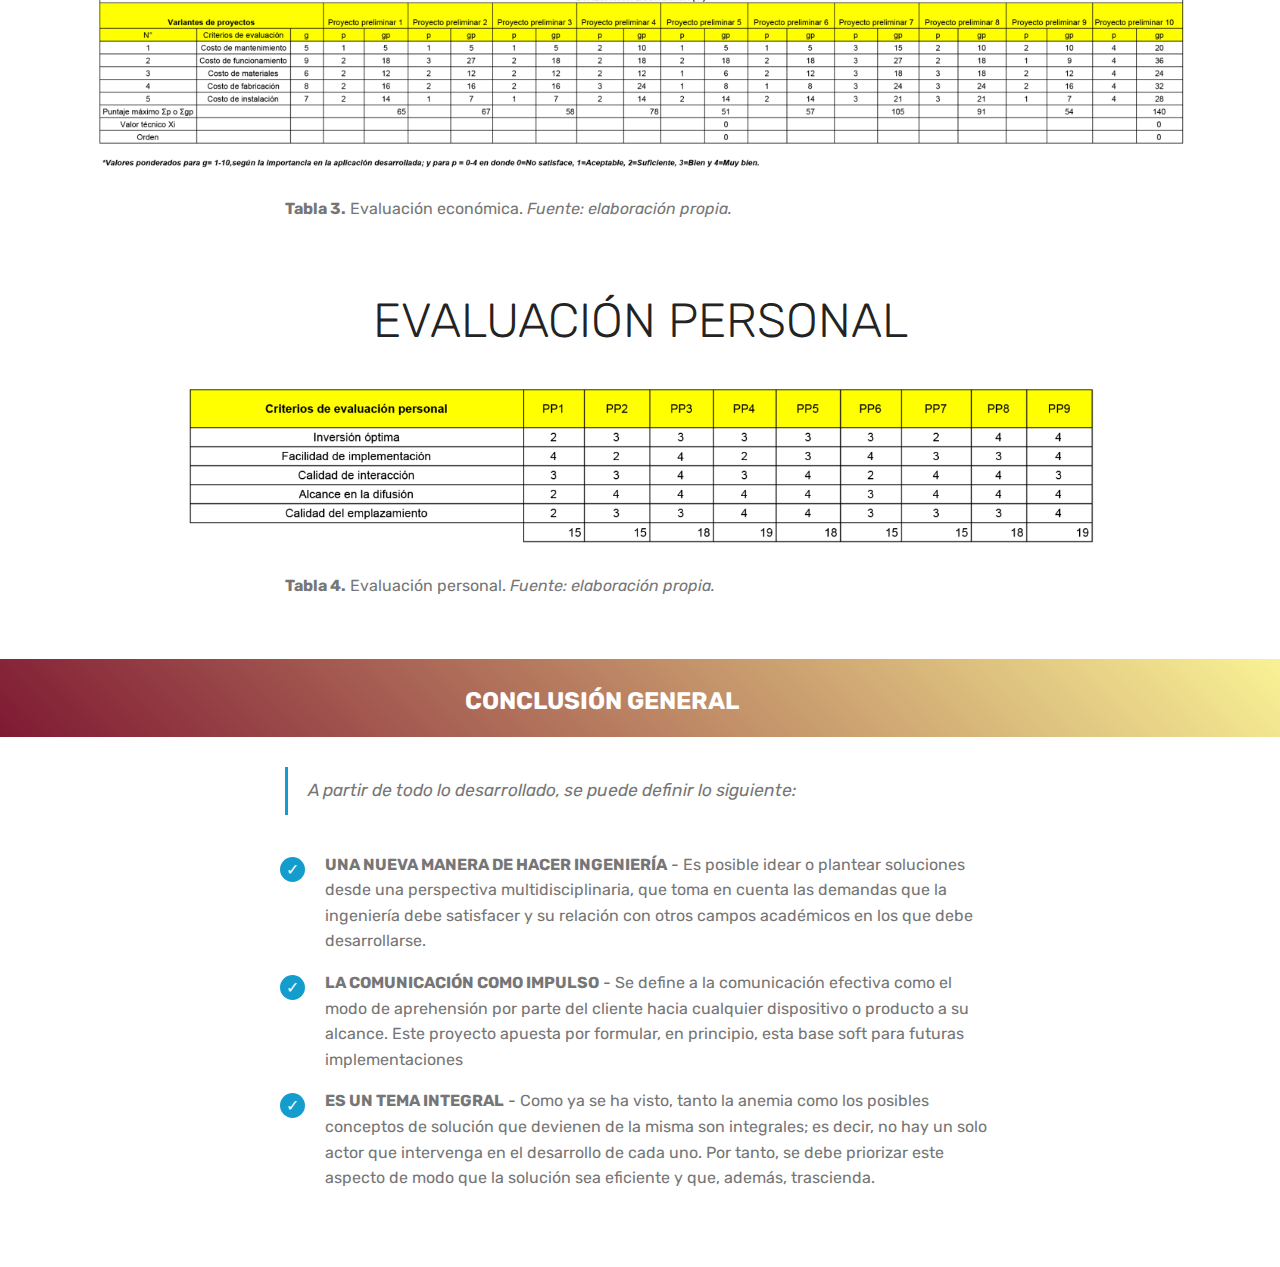
<file: h3.html>
<!DOCTYPE html>
<html >
<head>
  <!-- Site made with Mobirise Website Builder v4.8.6, https://mobirise.com -->
  <meta charset="UTF-8">
  <meta http-equiv="X-UA-Compatible" content="IE=edge">
  <meta name="generator" content="Mobirise v4.8.6, mobirise.com">
  <meta name="viewport" content="width=device-width, initial-scale=1, minimum-scale=1">
  <link rel="shortcut icon" href="assets/images/logo-pucp-version2-negro-soloescudo-128x127.png" type="image/x-icon">
  <meta name="description" content="Website Builder Description">
  <title>H3</title>
  <link rel="stylesheet" href="assets/web/assets/mobirise-icons/mobirise-icons.css">
  <link rel="stylesheet" href="assets/tether/tether.min.css">
  <link rel="stylesheet" href="assets/bootstrap/css/bootstrap.min.css">
  <link rel="stylesheet" href="assets/bootstrap/css/bootstrap-grid.min.css">
  <link rel="stylesheet" href="assets/bootstrap/css/bootstrap-reboot.min.css">
  <link rel="stylesheet" href="assets/dropdown/css/style.css">
  <link rel="stylesheet" href="assets/theme/css/style.css">
  <link rel="stylesheet" href="assets/gallery/style.css">
  <link rel="stylesheet" href="assets/mobirise/css/mbr-additional.css" type="text/css">
  
  
  
</head>
<body>
  <section class="menu cid-qTkzRZLJNu" once="menu" id="menu1-1b">

    

    <nav class="navbar navbar-expand beta-menu navbar-dropdown align-items-center navbar-fixed-top collapsed">
        <button class="navbar-toggler navbar-toggler-right" type="button" data-toggle="collapse" data-target="#navbarSupportedContent" aria-controls="navbarSupportedContent" aria-expanded="false" aria-label="Toggle navigation">
            <div class="hamburger">
                <span></span>
                <span></span>
                <span></span>
                <span></span>
            </div>
        </button>
        <div class="menu-logo">
            <div class="navbar-brand">
                
                <span class="navbar-caption-wrap"><a class="navbar-caption text-white display-2" href="index.html">EQUIPO5</a></span>
            </div>
        </div>
        <div class="collapse navbar-collapse" id="navbarSupportedContent">
            <ul class="navbar-nav nav-dropdown nav-right" data-app-modern-menu="true"><li class="nav-item"><a class="nav-link link text-white display-7" href="index.html"><span class="mbri-home mbr-iconfont mbr-iconfont-btn"></span>Inicio</a></li><li class="nav-item"><a class="nav-link link text-white display-7" href="equipo.html"><span class="mbri-user mbr-iconfont mbr-iconfont-btn"></span>El equipo</a></li>
                <li class="nav-item"><a class="nav-link link text-white display-7" href="problema.html"><span class="mbri-info mbr-iconfont mbr-iconfont-btn"></span>Introducción</a></li><li class="nav-item"><a class="nav-link link text-white display-7" href="entregables.html"><span class="mbri-edit mbr-iconfont mbr-iconfont-btn"></span>Entregables</a></li><li class="nav-item"><a class="nav-link link text-white display-7" href="biblio.html"><span class="mbri-pages mbr-iconfont mbr-iconfont-btn"></span>Bibliografía</a></li><li class="nav-item"><a class="nav-link link text-white display-7" href="fuentes.html"><span class="mbri-paperclip mbr-iconfont mbr-iconfont-btn"></span>Desarrollo de fuentes</a></li></ul>
            
        </div>
    </nav>
</section>

<section class="engine"><a href="https://mobirise.info/u">bootstrap website templates</a></section><section class="mbr-gallery mbr-slider-carousel cid-ratDH1oSuD" id="gallery3-1f">

    

    <div>
        <div><!-- Filter --><!-- Gallery --><div class="mbr-gallery-row"><div class="mbr-gallery-layout-default"><div><div><div class="mbr-gallery-item mbr-gallery-item--p0" data-video-url="false" data-tags="Responsive"><div href="#lb-gallery3-1f" data-slide-to="0" data-toggle="modal"><img src="assets/images/000457841w-2-1800x1212-800x450.jpg" alt="" title=""><span class="icon-focus"></span></div></div><div class="mbr-gallery-item mbr-gallery-item--p0" data-video-url="false" data-tags="Increíble"><div href="#lb-gallery3-1f" data-slide-to="1" data-toggle="modal"><img src="assets/images/actualidad-ministros-iniciaron-primera-campana-nacional-contra-anemia-n297239-696x418-413215-696x418-556x313.png" alt="" title=""><span class="icon-focus"></span></div></div><div class="mbr-gallery-item mbr-gallery-item--p0" data-video-url="false" data-tags="Animada"><div href="#lb-gallery3-1f" data-slide-to="2" data-toggle="modal"><img src="assets/images/mins4184-11-632x421-505x284.jpg" alt="" title=""><span class="icon-focus"></span></div></div><div class="mbr-gallery-item mbr-gallery-item--p0" data-video-url="false" data-tags="Increíble"><div href="#lb-gallery3-1f" data-slide-to="3" data-toggle="modal"><img src="assets/images/000042331m-1-760x400-710x399.jpg" alt="" title=""><span class="icon-focus"></span></div></div></div></div><div class="clearfix"></div></div></div><!-- Lightbox --><div data-app-prevent-settings="" class="mbr-slider modal fade carousel slide" tabindex="-1" data-keyboard="true" data-interval="false" id="lb-gallery3-1f"><div class="modal-dialog"><div class="modal-content"><div class="modal-body"><div class="carousel-inner"><div class="carousel-item"><img src="assets/images/000457841w-2-1800x1212.jpg" alt="" title=""></div><div class="carousel-item"><img src="assets/images/actualidad-ministros-iniciaron-primera-campana-nacional-contra-anemia-n297239-696x418-413215-696x418.png" alt="" title=""></div><div class="carousel-item active"><img src="assets/images/mins4184-11-632x421.jpg" alt="" title=""></div><div class="carousel-item"><img src="assets/images/000042331m-1-760x400.jpg" alt="" title=""></div></div><a class="carousel-control carousel-control-prev" role="button" data-slide="prev" href="#lb-gallery3-1f"><span class="mbri-left mbr-iconfont" aria-hidden="true"></span><span class="sr-only">Previous</span></a><a class="carousel-control carousel-control-next" role="button" data-slide="next" href="#lb-gallery3-1f"><span class="mbri-right mbr-iconfont" aria-hidden="true"></span><span class="sr-only">Next</span></a><a class="close" href="#" role="button" data-dismiss="modal"><span class="sr-only">Close</span></a></div></div></div></div></div>
    </div>

</section>

<section class="header5 cid-ratDMh6Rqc" id="header5-1g">

    

    
    <div class="container">
        <div class="row justify-content-center">
            <div class="mbr-white col-md-10">
                <h1 class="mbr-section-title align-center pb-3 mbr-fonts-style display-1"><strong>
                    H3</strong></h1>
                <p class="mbr-text align-center display-5 pb-3 mbr-fonts-style">Finalmente, desde el aspecto más ideativo del proyecto, se trabajará con la metodología VDI-2225, la cual tomará en cuenta el aspecto más técnico detrás de futuros proyectos preliminares; desde la evaluación de componentes, la lsita de funciones, y sus especificaciones derivadas. Así como también entrará en juego la visión final del proyecto, como perspectiva multidisciplinaria, pero desde el enfoque impulsivo de la ingeniería.</p>
                <div class="mbr-section-btn align-center"><a class="btn btn-md btn-secondary display-4" href="https://mobirise.co">VDI-2221</a>
                        <a class="btn btn-md btn-white-outline display-4" href="h3.html#info2-1s">CONCLUSIÓN</a></div>
            </div>
        </div>
    </div>

    
</section>

<section class="mbr-section content4 cid-ratH1RA6Jg" id="content4-1h">

    

    <div class="container">
        <div class="media-container-row">
            <div class="title col-12 col-md-8">
                <h2 class="align-center pb-3 mbr-fonts-style display-2">
                    METODOLOGÍA VDI-2225</h2>
                
                
            </div>
        </div>
    </div>
</section>

<section class="features17 cid-ratKyliZdZ" id="features17-1i">
    
    

    
    <div class="container-fluid">
        <div class="media-container-row">
            <div class="card p-3 col-12 col-md-6 col-lg-2">
                <div class="card-wrapper">
                    <div class="card-img">
                        <a href="page8.html#info2-1m"><img src="assets/images/18161731052-0a93dbd02c-b-376x235.jpg" alt="Mobirise" title=""></a>
                    </div>
                    <div class="card-box">
                        <h4 class="card-title pb-3 mbr-fonts-style display-7">Lista de Requerimientos</h4>
                        
                    </div>
                </div>
            </div>

            <div class="card p-3 col-12 col-md-6 col-lg-2">
                <div class="card-wrapper">
                    <div class="card-img">
                        <a href="page8.html#info2-1o"><img src="assets/images/proceso-1-376x251.jpg" alt="Mobirise" title=""></a>
                    </div>
                    <div class="card-box">
                        <h4 class="card-title pb-3 mbr-fonts-style display-7">Esquema de Funciones</h4>
                        
                    </div>
                </div>
            </div>

            <div class="card p-3 col-12 col-md-6 col-lg-2">
                <div class="card-wrapper">
                    <div class="card-img">
                        <a href="page8.html#info2-1t"><img src="assets/images/dad9dd0b1dde8ea2ade4274722b29ef6-376x263.jpg" alt="Mobirise" title=""></a>
                    </div>
                    <div class="card-box">
                        <h4 class="card-title pb-3 mbr-fonts-style display-7">
                            Matriz Morfológica</h4>
                        
                    </div>
                </div>
            </div>

            <div class="card p-3 col-12 col-md-6 col-lg-2">
                <div class="card-wrapper">
                    <div class="card-img">
                        <img src="assets/images/evaluacin-cualitativa-376x212.jpg" alt="Mobirise" title="">
                    </div>
                    <div class="card-box">
                        <h4 class="card-title pb-3 mbr-fonts-style display-7">
                            Evaluación de Conceptos</h4>
                        
                    </div>
                </div>
            </div>
            <div class="card p-3 col-12 col-md-6 col-lg-2">
                <div class="card-wrapper">
                    <div class="card-img">
                        <img src="assets/images/hablemos-de-hierro-297x417.png" alt="Mobirise" title="">
                    </div>
                    <div class="card-box">
                        <h4 class="card-title pb-3 mbr-fonts-style display-7">
                            Proyectos Preliminares</h4>
                        
                    </div>
                </div>
            </div>
            <div class="card p-3 col-12 col-md-6 col-lg-2">
                <div class="card-wrapper">
                    <div class="card-img">
                        <img src="assets/images/vpd-376x235.jpg" alt="Mobirise" title="">
                    </div>
                    <div class="card-box">
                        <h4 class="card-title pb-3 mbr-fonts-style display-7">
                            Matrices de Evaluación</h4>
                        
                    </div>
                </div>
            </div>
        </div>
    </div>
</section>

<section class="mbr-section info2 cid-ratRoOnPBw" id="info2-1m">

    

    

    <div class="container">
        <div class="row main justify-content-center">
            <div class="media-container-column col-12 col-lg-3 col-md-4">
                
            </div>
            <div class="media-container-column title col-12 col-lg-7 col-md-6">
                <h2 class="align-right mbr-bold mbr-white pb-3 mbr-fonts-style display-5">
                    LISTA DE REQUERIMIENTOS</h2>
                
            </div>
        </div>
    </div>
</section>

<section class="mbr-section article content1 cid-ratRjzOtGF" id="content2-1l">

     

    <div class="container">
        <div class="media-container-row">
            <div class="mbr-text col-12 col-md-8 mbr-fonts-style display-7">
                <blockquote>La <strong>Lista de Requerimientos</strong> permite mostrar cuáles son los elementos necesarios para una implementación adecuada a partir de los múltiples campos en que se desarrollan los proyectos potenciales. Asimismo, muestran su cuantificación a través de regímenes periódicos, en el caso de servicios, o de cantidades exactas, en el caso de productos.</blockquote>
            </div>
        </div>
    </div>
</section>

<section class="cid-ratZXrbhtC" id="image1-1n">

    

    <figure class="mbr-figure container">
            <div class="image-block" style="width: 66%;">
                <img src="assets/images/tabla-1-1466x784.png" width="1400" alt="Mobirise" title="">
                
            </div>
    </figure>
</section>

<section class="mbr-section article content1 cid-rau39qPRNT" id="content1-1r">
    
     

    <div class="container">
        <div class="media-container-row">
            <div class="mbr-text col-12 col-md-8 mbr-fonts-style display-7">
                <strong> Tabla 1.</strong>&nbsp;Matriz de requerimientos. <em>Fuente: elaboración propia.</em></div>
        </div>
    </div>
</section>

<section class="mbr-section info2 cid-rau0G11tMh" id="info2-1o">

    

    

    <div class="container">
        <div class="row main justify-content-center">
            <div class="media-container-column col-12 col-lg-3 col-md-4">
                
            </div>
            <div class="media-container-column title col-12 col-lg-7 col-md-6">
                <h2 class="align-right mbr-bold mbr-white pb-3 mbr-fonts-style display-5">
                    ESQUEMA DE FUNCIONES</h2>
                
            </div>
        </div>
    </div>
</section>

<section class="mbr-section article content1 cid-rau0Igw8pX" id="content2-1p">

     

    <div class="container">
        <div class="media-container-row">
            <div class="mbr-text col-12 col-md-8 mbr-fonts-style display-7">
                <blockquote>El&nbsp;<strong>Esquema de Funciones</strong> hace un énfasis más específico en todas las áreas que se deben de cumplir por cualquiera de los proyectos preliminares. Define las entradas y salidas, y todas las funciones que permitirán llegar de un punto al otro.</blockquote>
            </div>
        </div>
    </div>
</section>

<section class="cid-raudJGwHzr" id="image1-1w">

    

    <figure class="mbr-figure container">
            <div class="image-block" style="width: 98%;">
                <img src="assets/images/esquema-de-funciones-1-1466x527.png" width="1400" alt="Mobirise" title="">
                
            </div>
    </figure>
</section>

<section class="mbr-section article content1 cid-rauebbyPqm" id="content1-1x">
    
     

    <div class="container">
        <div class="media-container-row">
            <div class="mbr-text col-12 col-md-8 mbr-fonts-style display-7"><strong>Gráfico 1.</strong>&nbsp;Esquema de funciones. <em>Fuente: elaboración propia.</em></div>
        </div>
    </div>
</section>

<section class="mbr-section info2 cid-rau4DCHx3v" id="info2-1t">

    

    

    <div class="container">
        <div class="row main justify-content-center">
            <div class="media-container-column col-12 col-lg-3 col-md-4">
                
            </div>
            <div class="media-container-column title col-12 col-lg-7 col-md-6">
                <h2 class="align-right mbr-bold mbr-white pb-3 mbr-fonts-style display-5">
                    MATRIZ MORFOLÓGICA</h2>
                
            </div>
        </div>
    </div>
</section>

<section class="mbr-section article content1 cid-rau4E6wr3p" id="content2-1u">

     

    <div class="container">
        <div class="media-container-row">
            <div class="mbr-text col-12 col-md-8 mbr-fonts-style display-7">
                <blockquote>La <strong>Matriz morfológica</strong>&nbsp;explica de manera precisa cuáles son los posibles conceptos de solución que se acomodan a partir de los métodos o procedimientos que ya se utilizan para realizar las funciones mencionadas previamente. Estos conceptos no responden a una vinculación aleatoria, sino a las opciones que sean más funcionales trabajando en conjunto.</blockquote>
            </div>
        </div>
    </div>
</section>

<section class="cid-rauwzZnLFt" id="image1-1z">

    

    <figure class="mbr-figure container">
            <div class="image-block" style="width: 66%;">
                <img src="assets/images/matriz-morfologica-1466x1762.png" width="1400" alt="Mobirise" title="">
                
            </div>
    </figure>
</section>

<section class="mbr-section article content1 cid-rauwRHTa1t" id="content1-20">
    
     

    <div class="container">
        <div class="media-container-row">
            <div class="mbr-text col-12 col-md-8 mbr-fonts-style display-7"><p>
                <strong> Tabla 2.</strong>&nbsp;Matriz morfológica. <em>Fuente: elaboración propia.</em></p><p><br></p><p>A partir de ello, devienen nueve conceptos de solución. Guías omitidas en la matriz con propósitos de diseño.</p></div>
        </div>
    </div>
</section>

<section class="mbr-section article content11 cid-raufCeOZXB" id="content11-1y">
     

    <div class="container">
        <div class="media-container-row">
            <div class="mbr-text counter-container col-12 col-md-8 mbr-fonts-style display-7">
                <ol>
                    <li><strong>CONCEPTO DE SOLUCIÓN 1</strong>&nbsp;- Google Forms - Mapa Conceptual - Consultoría - Diresa - Voluntariado y expertos - Paneles/afiches - Centros de salud - Estudios posteriores - Comparación de prevalencia.</li>
                    <li><strong>CONCEPTO DE SOLUCIÓN 2</strong> - Google Forms - Mapa conceptual - Consultoría - Minsa/Midis - Voluntariado - Paneles/afiches - Lugares concurridos - Estudios posteriores - Conversatorios.</li>
                    <li><strong>CONCEPTO DE SOLUCIÓN 3&nbsp;</strong>- Google Forms - Mapa conceptual - Consultoría - Minsa/Midis - Voluntariado - Spots/Anuncios - Radio/TV - Estudios posteriores - Conversatorios.</li><li><strong>CONCEPTO DE SOLUCIÓN 4&nbsp;</strong>- Google Forms - Mapa conceptual - Consultoría - Minsa/Midis - Voluntariado - Paneles/Afiches - Radio/TV - Estudios posteriores - Conversatorios.</li><li><strong>CONCEPTO DE SOLUCIÓN 5</strong> - Google Forms - Mapa conceptual - Consultoría - Minsa/Midis - Voluntariado - Spots/Anuncios - Radio/TV - Estudios posteriores - Conversatorios.</li><li><strong>CONCEPTO DE SOLUCIÓN 6</strong> - Estudio poblacional - Mapa conceptual - Consultoría - Empresas privadas - Voluntariado - Inserción en productos - Desarrollo Web y Radio/TV - Evaluación de ventas - Conversatorios.</li><li><strong>CONCEPTO DE SOLUCIÓN 7</strong>&nbsp;- Estudio poblacional - Mapa conceptual - Consultoría - Empresas privadas - Voluntariado - Inserción en productos - Paneles/Afiches y Radio/TV - Estudios posteriores - Conversatorios.</li><li><strong>CONCEPTO DE SOLUCIÓN 8</strong>&nbsp;- Estudio poblacional - Mapa conceptual - Consultoría - Empresas privadas - Voluntariado - BTL - Lugares concurridos - Estudios posteriores - Conversatorios.</li><li><strong>CONCEPTO DE SOLUCIÓN 9</strong> - Google Forms - Mapa conceptual - Consultoría - Minsa/Midis - Voluntariado - Paneles/Afiches - Nidos/Paraderos - Estudios posteriores - Conversatorios.</li>
                </ol>
            </div>
        </div>
    </div>
</section>

<section class="mbr-section info2 cid-rbmLw57bTq" id="info2-1m">

    

    

    <div class="container">
        <div class="row main justify-content-center">
            <div class="media-container-column col-12 col-lg-3 col-md-4">
                
            </div>
            <div class="media-container-column title col-12 col-lg-7 col-md-6">
                <h2 class="align-right mbr-bold mbr-white pb-3 mbr-fonts-style display-5">
                    EVALUACIÓN DE CONCEPTOS</h2>
                
            </div>
        </div>
    </div>
</section>

<section class="cid-rbmN8R5M1w" id="image1-1o">

    

    <figure class="mbr-figure container">
            <div class="image-block" style="width: 100%;">
                <img src="assets/images/evaluacin-tcnica-1466x278.png" width="1400" alt="Mobirise" title="">
                
            </div>
    </figure>
</section>

<section class="mbr-section article content1 cid-rbmNVGm4im" id="content1-1p">
    
     

    <div class="container">
        <div class="media-container-row">
            <div class="mbr-text col-12 col-md-8 mbr-fonts-style display-7">
                <strong> Tabla 2. </strong><em>Evaluación técnica. Fuente: elaboración propia.</em></div>
        </div>
    </div>
</section>

<section class="mbr-section info2 cid-rbmO71Z30D" id="info2-1q">

    

    

    <div class="container">
        <div class="row main justify-content-center">
            <div class="media-container-column col-12 col-lg-3 col-md-4">
                
            </div>
            <div class="media-container-column title col-12 col-lg-7 col-md-6">
                <h2 class="align-right mbr-bold mbr-white pb-3 mbr-fonts-style display-5">
                    CONCEPTOS DE SOLUCIÓN</h2>
                
            </div>
        </div>
    </div>
</section>

<section class="cid-rbmOeTj8aM" id="image1-1r">

    

    <figure class="mbr-figure container">
            <div class="image-block" style="width: 66%;">
                <img src="assets/images/apuntes-1466x910.png" width="1400" alt="Mobirise" title="">
                
            </div>
    </figure>
</section>

<section class="mbr-section article content1 cid-rbmLxDoPPI" id="content1-1n">
    
     

    <div class="container">
        <div class="media-container-row">
            <div class="mbr-text col-12 col-md-8 mbr-fonts-style display-7"><strong>Figura 1.</strong>&nbsp;Apuntes arquitectónicos de posicionamiento. <em>Fuente: elaboración propia.</em></div>
        </div>
    </div>
</section>

<section class="mbr-section info2 cid-rbmOo3ZHfU" id="info2-1s">

    

    

    <div class="container">
        <div class="row main justify-content-center">
            <div class="media-container-column col-12 col-lg-3 col-md-4">
                
            </div>
            <div class="media-container-column title col-12 col-lg-7 col-md-6">
                <h2 class="align-right mbr-bold mbr-white pb-3 mbr-fonts-style display-5">
                    LISTA DE REQUERIMIENTOS</h2>
                
            </div>
        </div>
    </div>
</section>

<section class="mbr-section content4 cid-rbmOvxP4pH" id="content4-1v">

    

    <div class="container">
        <div class="media-container-row">
            <div class="title col-12 col-md-8">
                <h2 class="align-center pb-3 mbr-fonts-style display-2">EVALUACIÓN ECONÓMICA</h2>
                
                
            </div>
        </div>
    </div>
</section>

<section class="cid-rbmOroZPgl" id="image1-1t">

    

    <figure class="mbr-figure container">
            <div class="image-block" style="width: 100%;">
                <img src="assets/images/evaluacin-economica-1466x267.png" width="1400" alt="Mobirise" title="">
                
            </div>
    </figure>
</section>

<section class="mbr-section article content1 cid-rbmOskYLUw" id="content1-1u">
    
     

    <div class="container">
        <div class="media-container-row">
            <div class="mbr-text col-12 col-md-8 mbr-fonts-style display-7">
                <strong> Tabla 3.</strong>&nbsp;Evaluación económica. <em>Fuente: elaboración propia.</em></div>
        </div>
    </div>
</section>

<section class="mbr-section content4 cid-rbmOwqnVXy" id="content4-1w">

    

    <div class="container">
        <div class="media-container-row">
            <div class="title col-12 col-md-8">
                <h2 class="align-center pb-3 mbr-fonts-style display-2">EVALUACIÓN PERSONAL</h2>
                
                
            </div>
        </div>
    </div>
</section>

<section class="cid-rbmOyVPTb1" id="image1-1x">

    

    <figure class="mbr-figure container">
            <div class="image-block" style="width: 85%;">
                <img src="assets/images/criterios-personales-1466x271.png" width="1400" alt="Mobirise" title="">
                
            </div>
    </figure>
</section>

<section class="mbr-section article content1 cid-rbmOzVntq9" id="content1-1y">
    
     

    <div class="container">
        <div class="media-container-row">
            <div class="mbr-text col-12 col-md-8 mbr-fonts-style display-7">
                <strong> Tabla 4.</strong>&nbsp;Evaluación personal. <em>Fuente: elaboración propia.</em></div>
        </div>
    </div>
</section>

<section class="mbr-section info2 cid-rau4D9Znol" id="info2-1s">

    

    

    <div class="container">
        <div class="row main justify-content-center">
            <div class="media-container-column col-12 col-lg-3 col-md-4">
                
            </div>
            <div class="media-container-column title col-12 col-lg-7 col-md-6">
                <h2 class="align-right mbr-bold mbr-white pb-3 mbr-fonts-style display-5">CONCLUSIÓN GENERAL</h2>
                
            </div>
        </div>
    </div>
</section>

<section class="mbr-section article content1 cid-rau4Fa0wyS" id="content2-1v">

     

    <div class="container">
        <div class="media-container-row">
            <div class="mbr-text col-12 col-md-8 mbr-fonts-style display-7">
                <blockquote>A partir de todo lo desarrollado, se puede definir lo siguiente:</blockquote>
            </div>
        </div>
    </div>
</section>

<section class="mbr-section article content12 cid-rbmKg8eTxM" id="content12-1l">
     

    <div class="container">
        <div class="media-container-row">
            <div class="mbr-text counter-container col-12 col-md-8 mbr-fonts-style display-7">
                <ul>
                    <li><strong>UNA NUEVA MANERA DE HACER INGENIERÍA</strong>&nbsp;- Es posible idear o plantear soluciones desde una perspectiva multidisciplinaria, que toma en cuenta las demandas que la ingeniería debe satisfacer y su relación con otros campos académicos en los que debe desarrollarse.</li>
                    <li><strong>LA COMUNICACIÓN COMO IMPULSO</strong>&nbsp;- Se define a la comunicación efectiva como el modo de aprehensión por parte del cliente hacia cualquier dispositivo o producto a su alcance. Este proyecto apuesta por formular, en principio, esta base soft para futuras implementaciones</li>
                    <li><strong>ES UN TEMA INTEGRAL</strong> - Como ya se ha visto, tanto la anemia como los posibles conceptos de solución que devienen de la misma son integrales; es decir, no hay un solo actor que intervenga en el desarrollo de cada uno. Por tanto, se debe priorizar este aspecto de modo que la solución sea eficiente y que, además, trascienda.</li>
                </ul>
            </div>
        </div>
    </div>
</section>


  <script src="assets/web/assets/jquery/jquery.min.js"></script>
  <script src="assets/popper/popper.min.js"></script>
  <script src="assets/tether/tether.min.js"></script>
  <script src="assets/bootstrap/js/bootstrap.min.js"></script>
  <script src="assets/smoothscroll/smooth-scroll.js"></script>
  <script src="assets/dropdown/js/script.min.js"></script>
  <script src="assets/touchswipe/jquery.touch-swipe.min.js"></script>
  <script src="assets/vimeoplayer/jquery.mb.vimeo_player.js"></script>
  <script src="assets/bootstrapcarouselswipe/bootstrap-carousel-swipe.js"></script>
  <script src="assets/masonry/masonry.pkgd.min.js"></script>
  <script src="assets/imagesloaded/imagesloaded.pkgd.min.js"></script>
  <script src="assets/theme/js/script.js"></script>
  <script src="assets/gallery/player.min.js"></script>
  <script src="assets/gallery/script.js"></script>
  <script src="assets/slidervideo/script.js"></script>
  
  
</body>
</html>
</file>
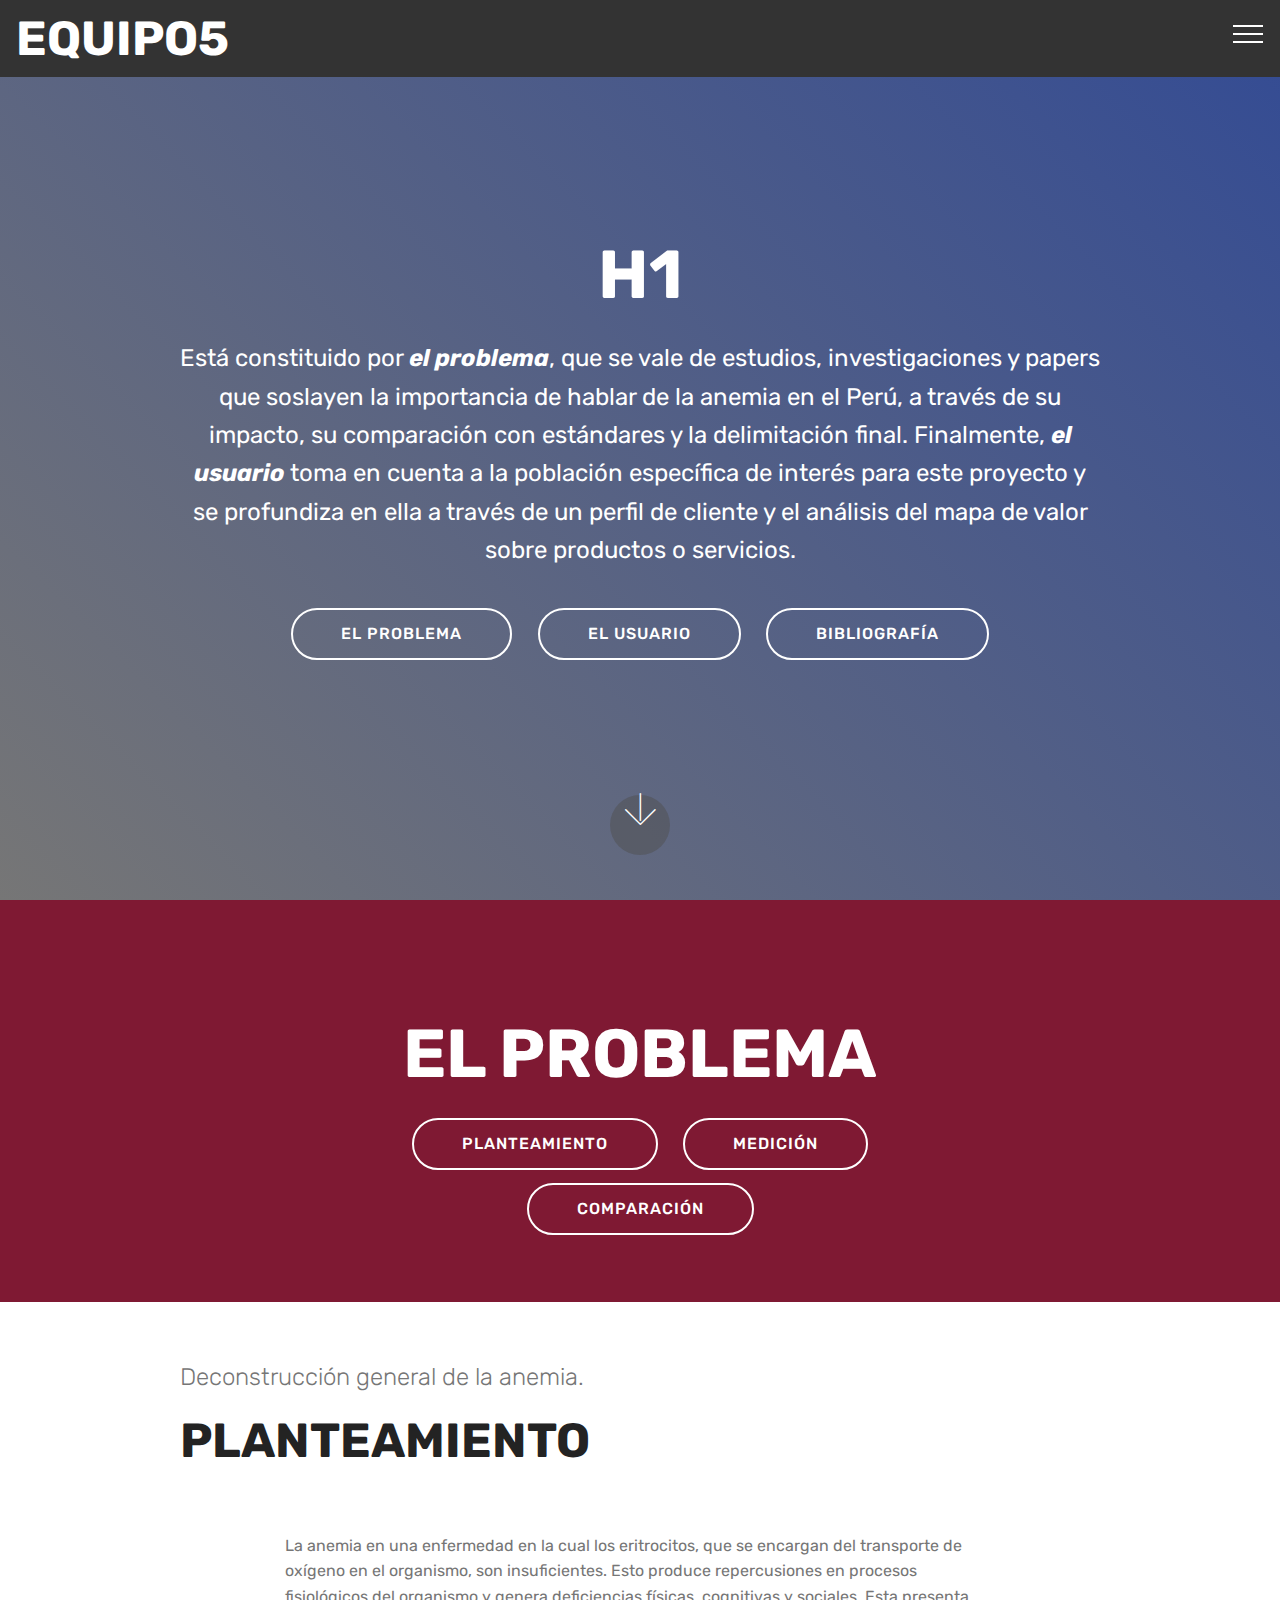
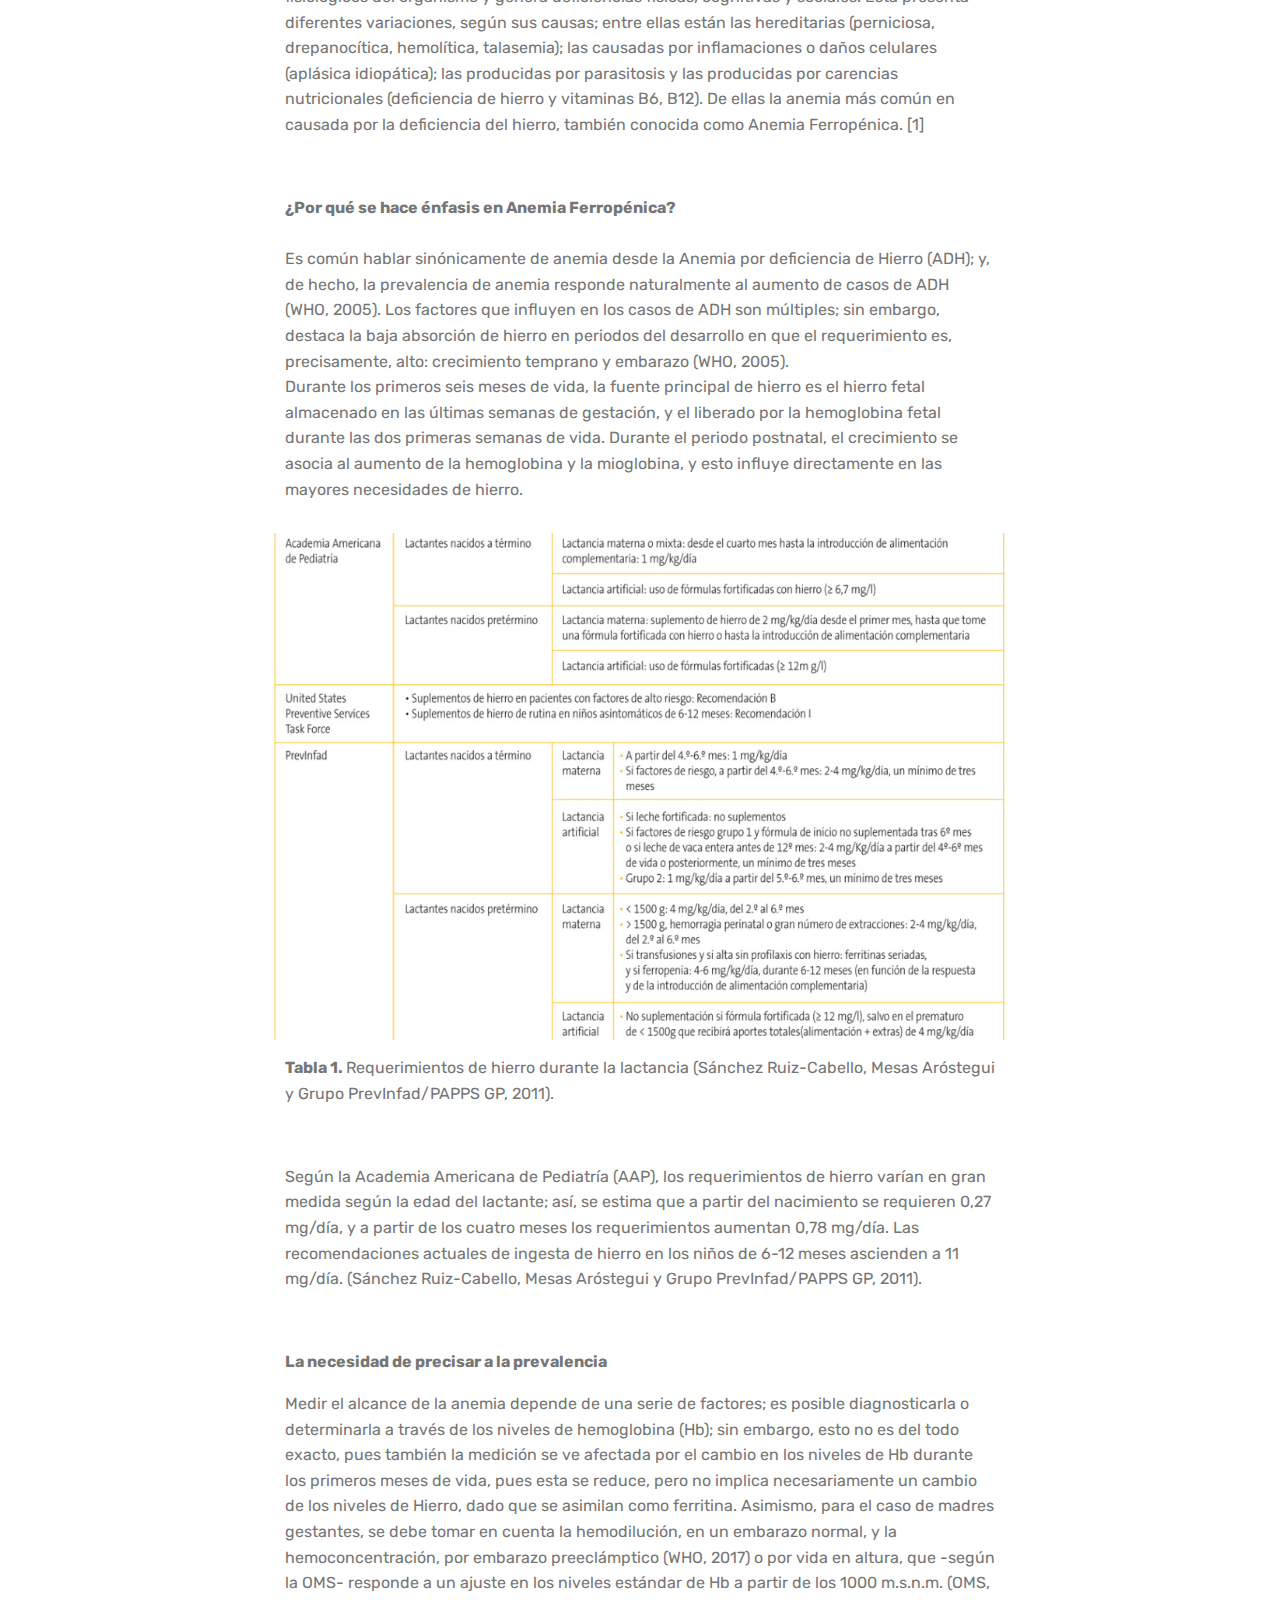
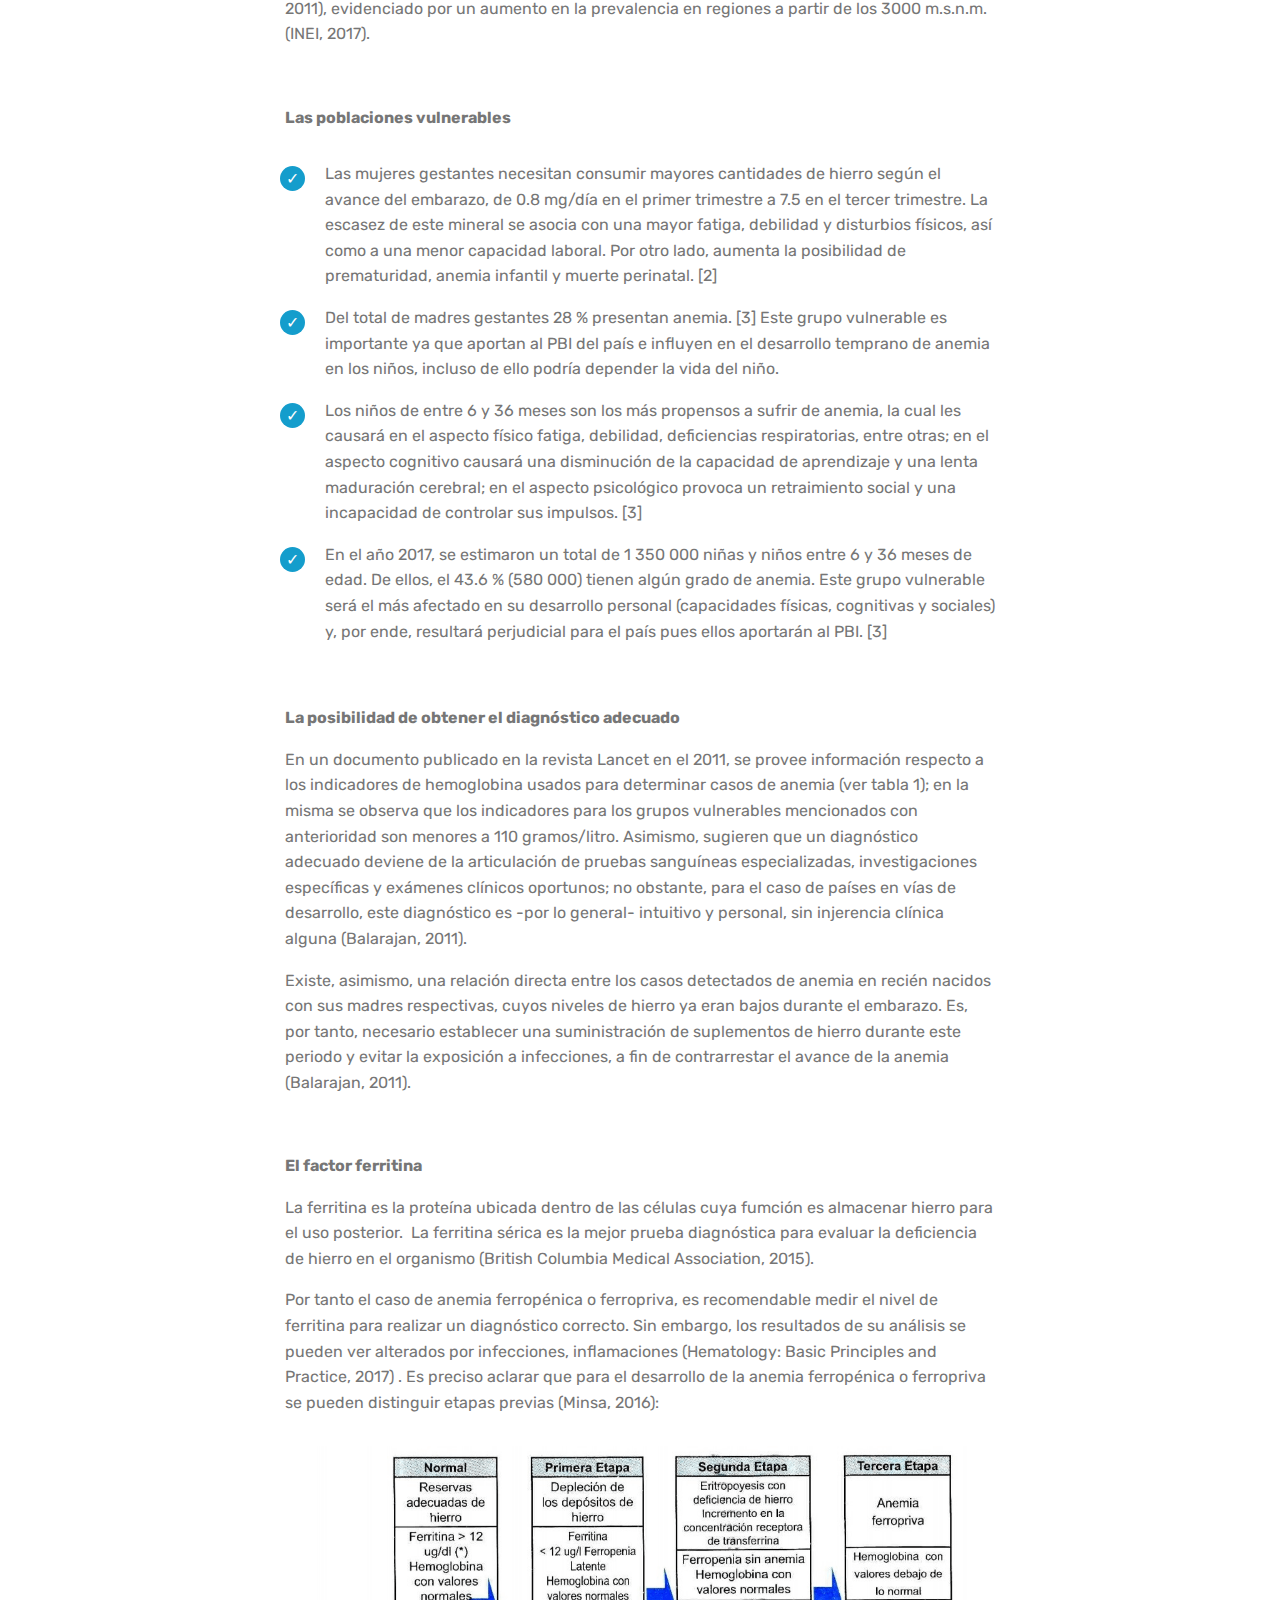
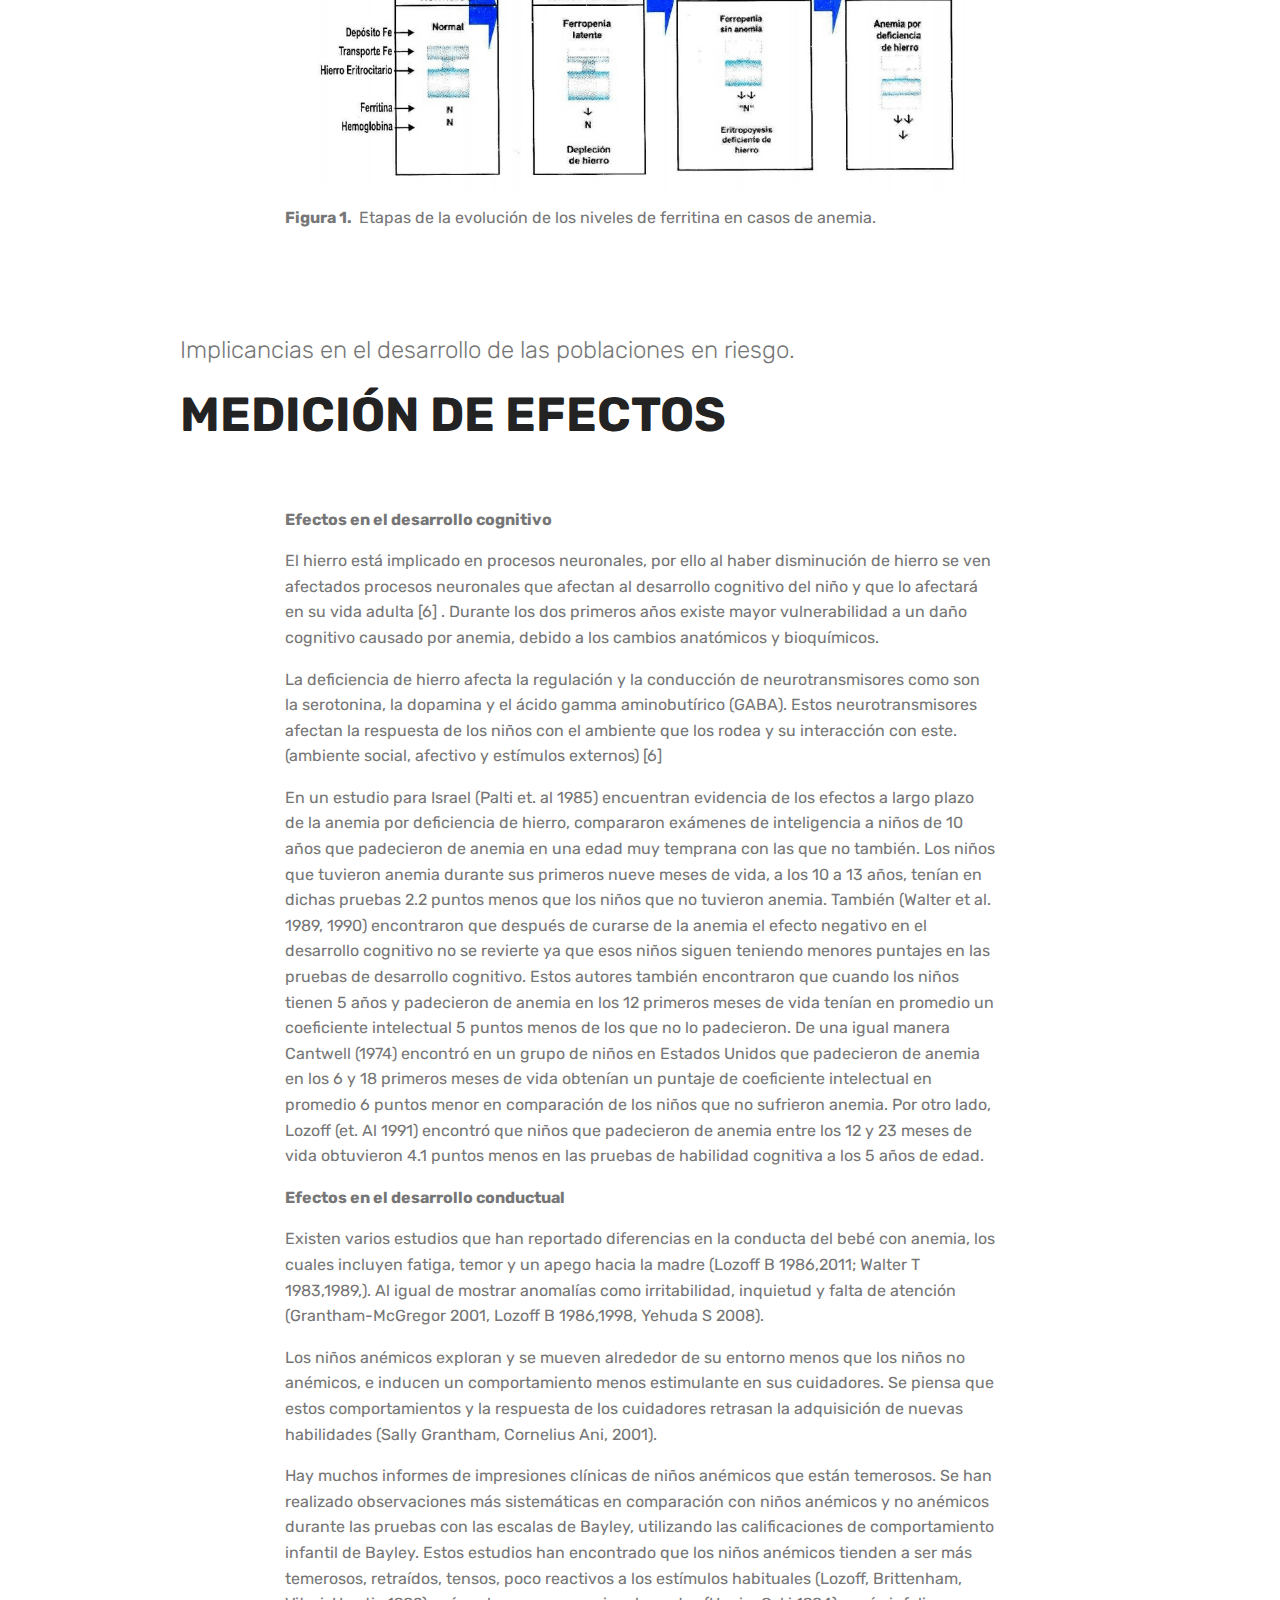
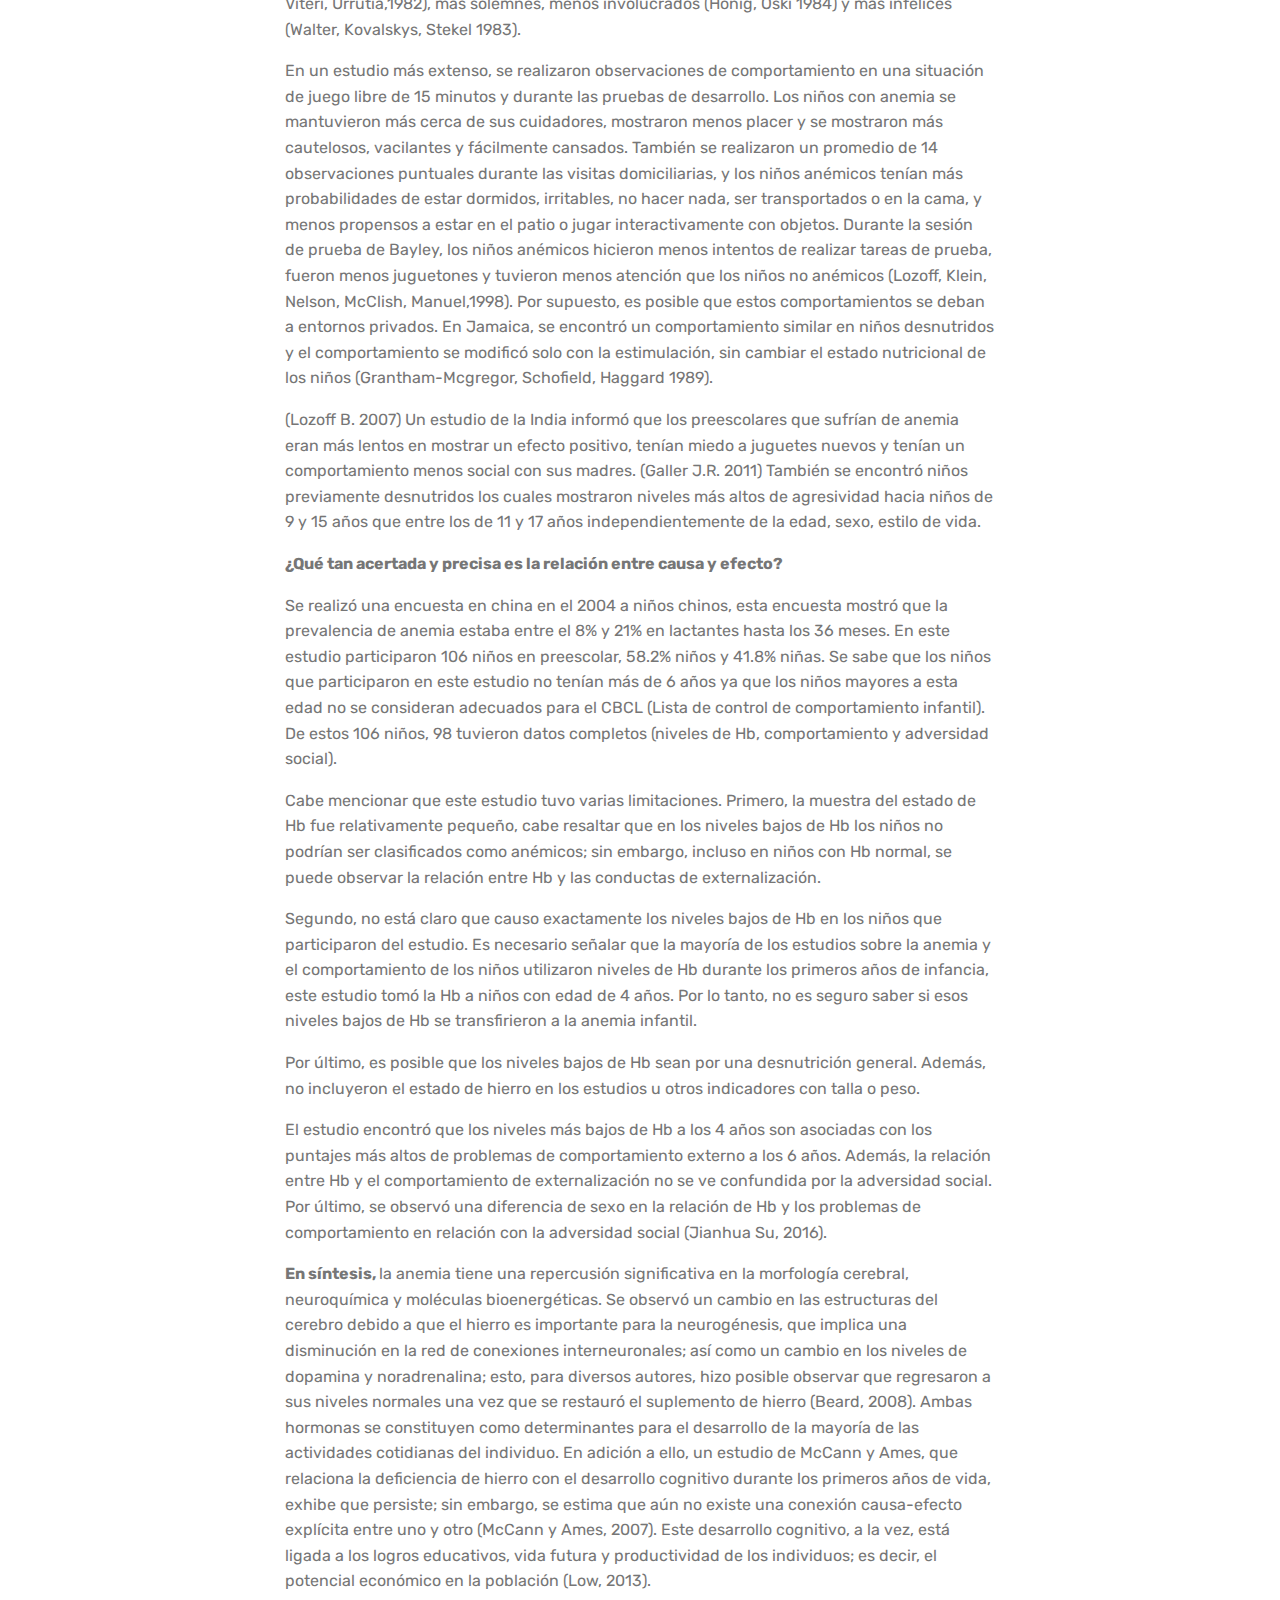
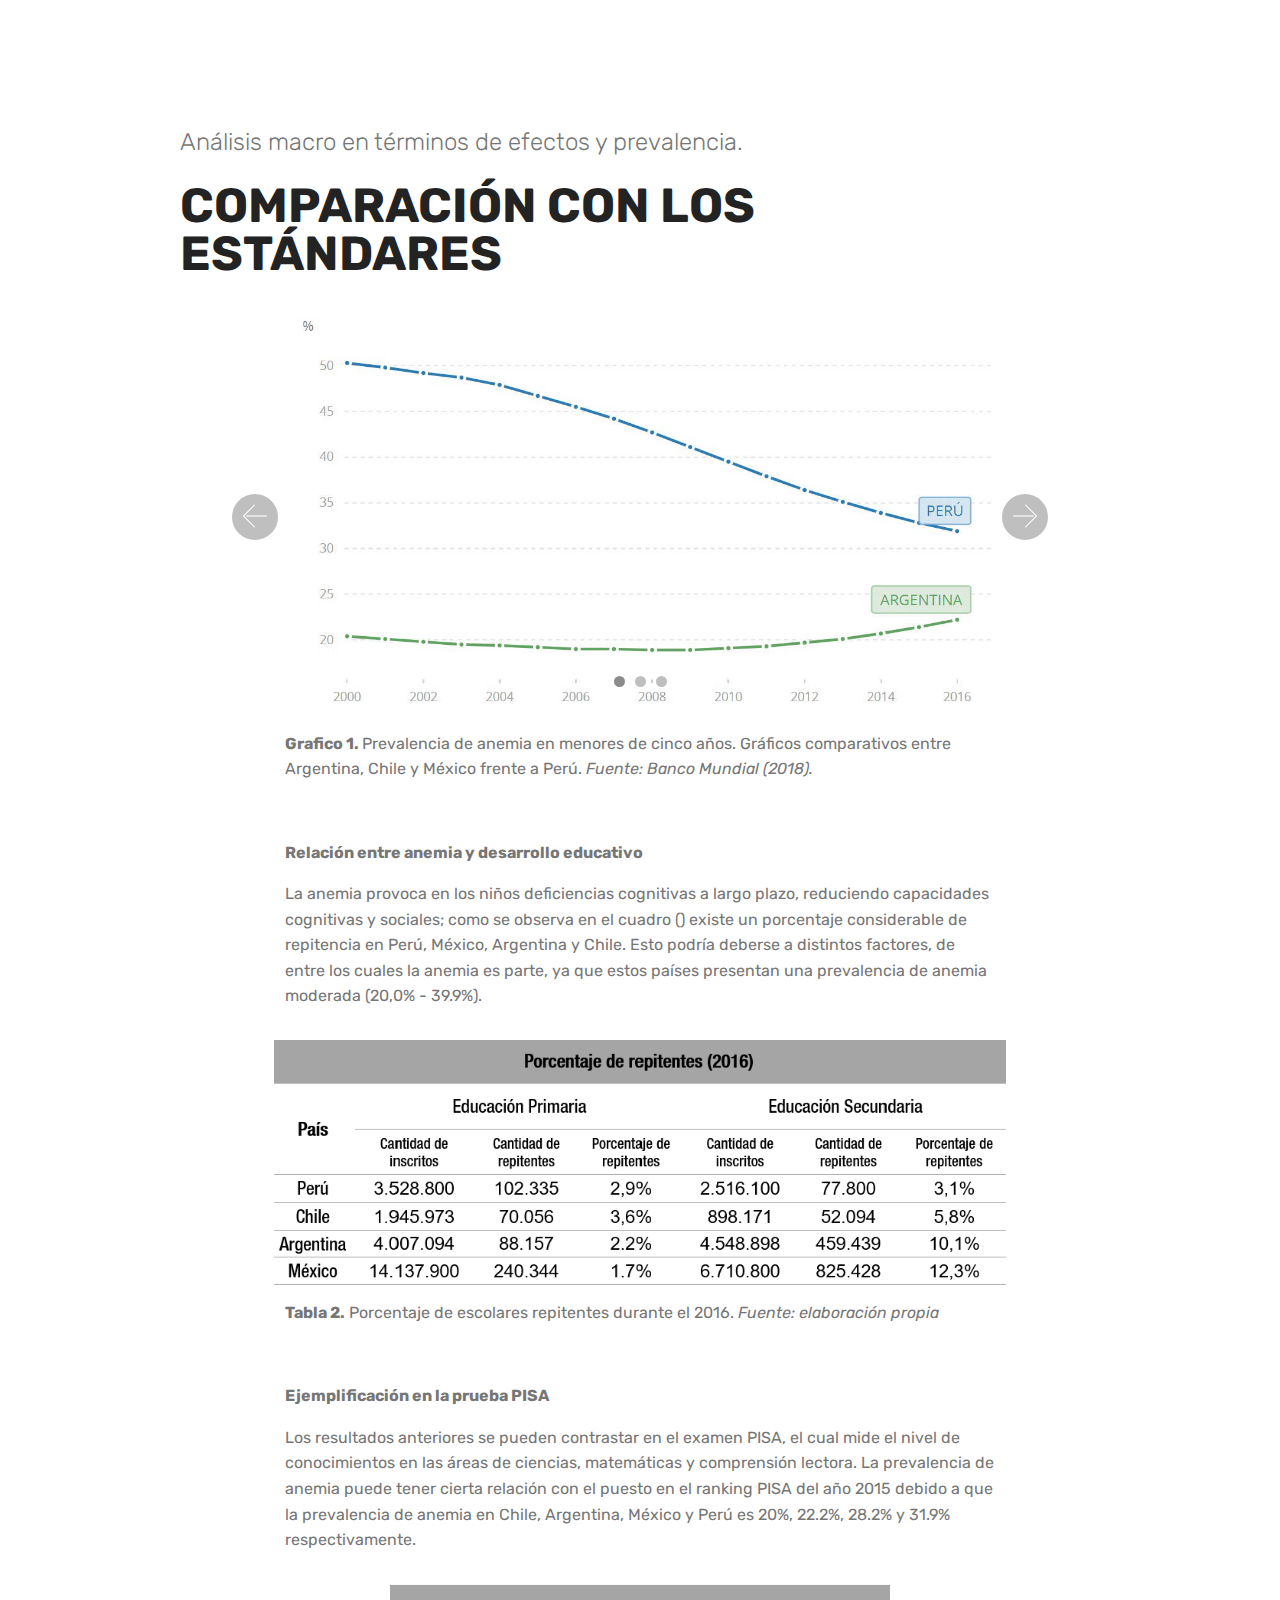
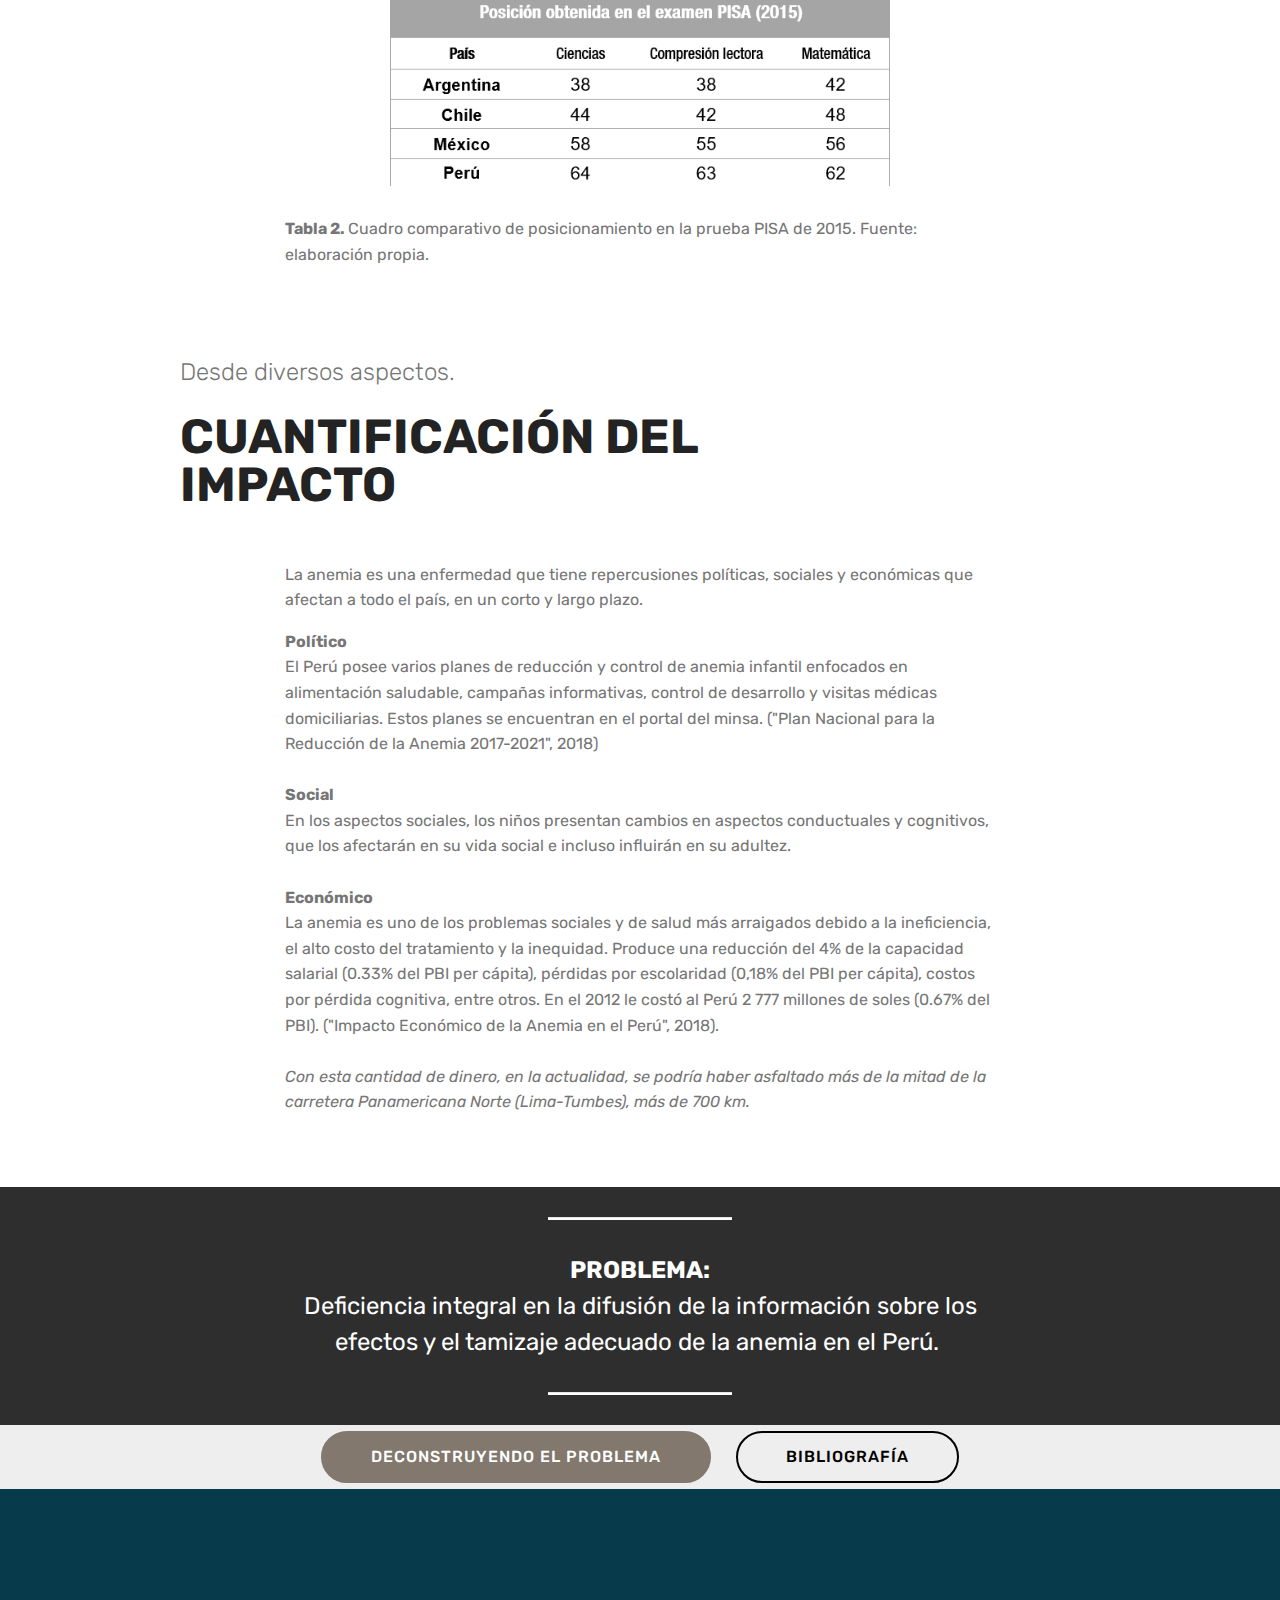
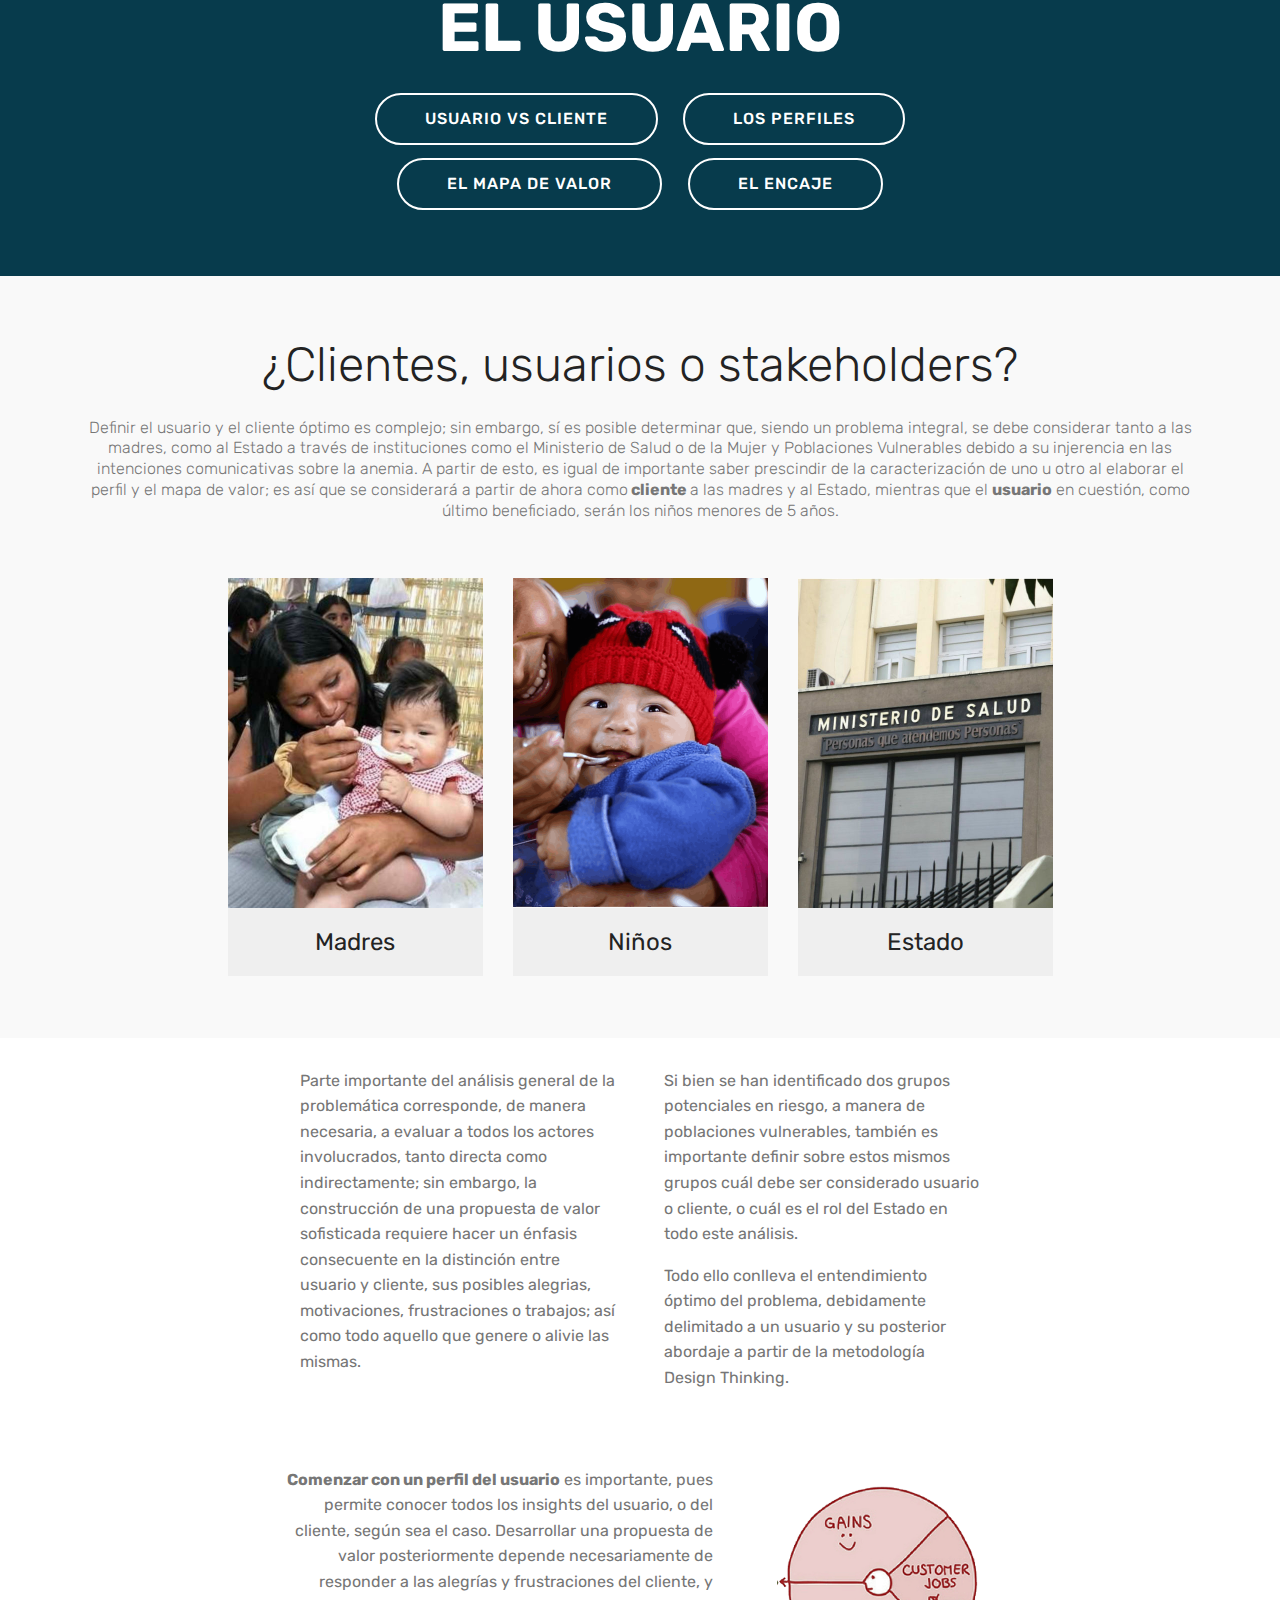
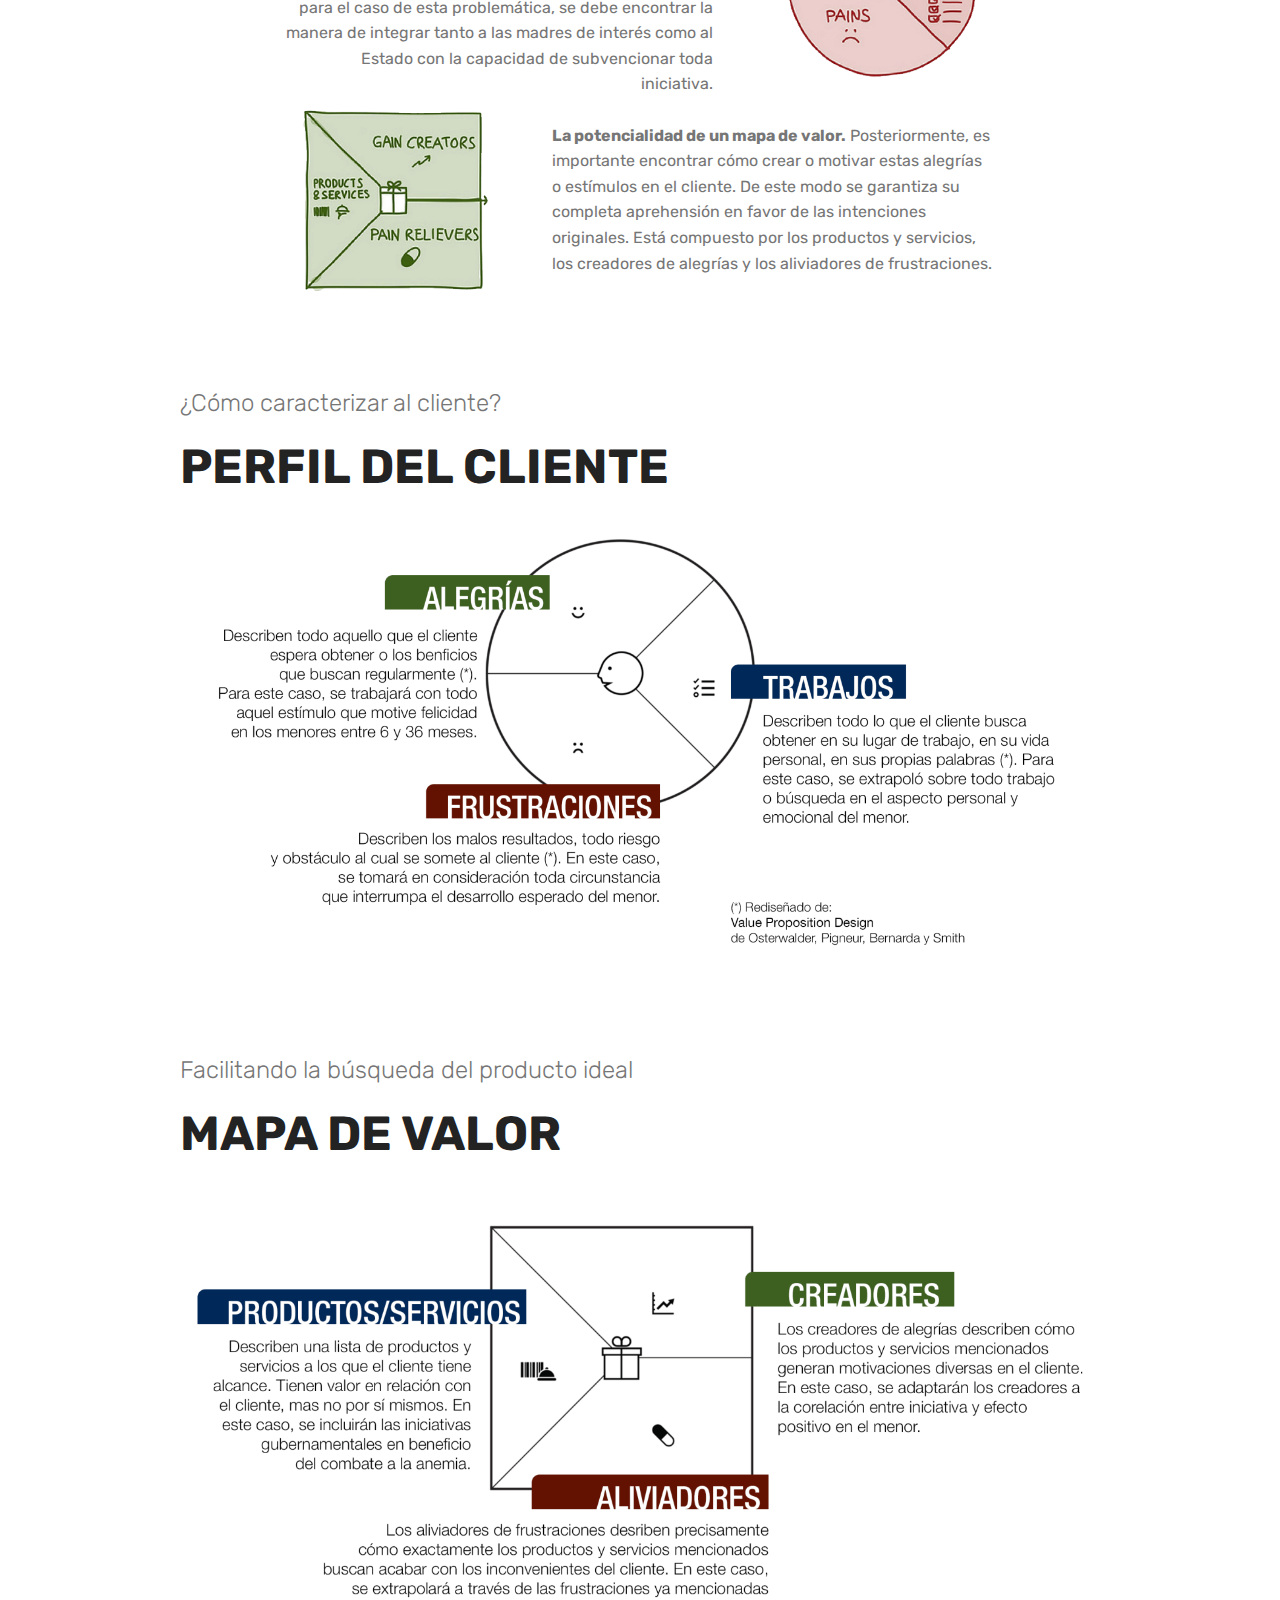
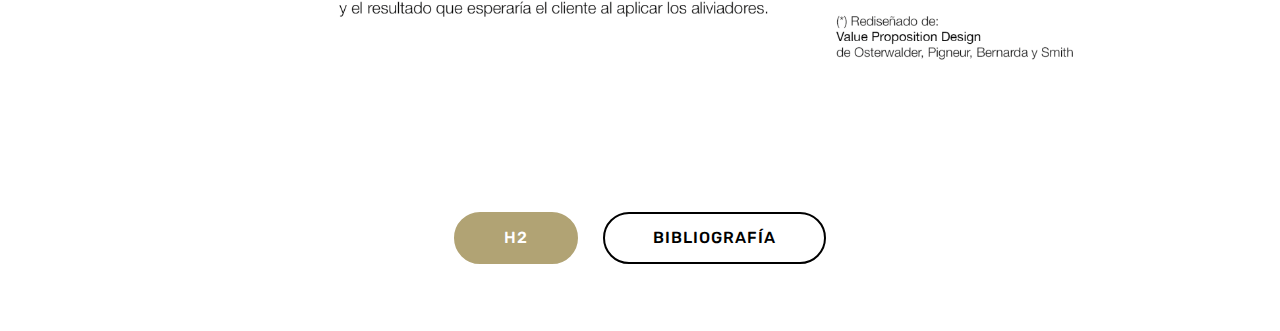
<file: page6.html>
<!DOCTYPE html>
<html >
<head>
  <!-- Site made with Mobirise Website Builder v4.8.6, https://mobirise.com -->
  <meta charset="UTF-8">
  <meta http-equiv="X-UA-Compatible" content="IE=edge">
  <meta name="generator" content="Mobirise v4.8.6, mobirise.com">
  <meta name="viewport" content="width=device-width, initial-scale=1, minimum-scale=1">
  <link rel="shortcut icon" href="assets/images/logo-pucp-version2-negro-soloescudo-128x127-1.png" type="image/x-icon">
  <meta name="description" content="Website Builder Description">
  <title>H1</title>
  <link rel="stylesheet" href="assets/web/assets/mobirise-icons/mobirise-icons.css">
  <link rel="stylesheet" href="assets/tether/tether.min.css">
  <link rel="stylesheet" href="assets/bootstrap/css/bootstrap.min.css">
  <link rel="stylesheet" href="assets/bootstrap/css/bootstrap-grid.min.css">
  <link rel="stylesheet" href="assets/bootstrap/css/bootstrap-reboot.min.css">
  <link rel="stylesheet" href="assets/dropdown/css/style.css">
  <link rel="stylesheet" href="assets/socicon/css/styles.css">
  <link rel="stylesheet" href="assets/theme/css/style.css">
  <link rel="stylesheet" href="assets/mobirise/css/mbr-additional.css" type="text/css">
  
  
  
</head>
<body>
  <section class="menu cid-qTkzRZLJNu" once="menu" id="menu1-19">

    

    <nav class="navbar navbar-expand beta-menu navbar-dropdown align-items-center navbar-fixed-top collapsed">
        <button class="navbar-toggler navbar-toggler-right" type="button" data-toggle="collapse" data-target="#navbarSupportedContent" aria-controls="navbarSupportedContent" aria-expanded="false" aria-label="Toggle navigation">
            <div class="hamburger">
                <span></span>
                <span></span>
                <span></span>
                <span></span>
            </div>
        </button>
        <div class="menu-logo">
            <div class="navbar-brand">
                
                <span class="navbar-caption-wrap"><a class="navbar-caption text-white display-2" href="index.html">EQUIPO5</a></span>
            </div>
        </div>
        <div class="collapse navbar-collapse" id="navbarSupportedContent">
            <ul class="navbar-nav nav-dropdown nav-right" data-app-modern-menu="true"><li class="nav-item"><a class="nav-link link text-white display-7" href="index.html"><span class="mbri-home mbr-iconfont mbr-iconfont-btn"></span>Inicio</a></li><li class="nav-item"><a class="nav-link link text-white display-7" href="equipo.html"><span class="mbri-user mbr-iconfont mbr-iconfont-btn"></span>El equipo</a></li>
                <li class="nav-item"><a class="nav-link link text-white display-7" href="problema.html"><span class="mbri-info mbr-iconfont mbr-iconfont-btn"></span>Introducción</a></li><li class="nav-item"><a class="nav-link link text-white display-7" href="entregables.html"><span class="mbri-edit mbr-iconfont mbr-iconfont-btn"></span>Entregables</a></li><li class="nav-item"><a class="nav-link link text-white display-7" href="biblio.html"><span class="mbri-pages mbr-iconfont mbr-iconfont-btn"></span>Bibliografía</a></li><li class="nav-item"><a class="nav-link link text-white display-7" href="fuentes.html"><span class="mbri-paperclip mbr-iconfont mbr-iconfont-btn"></span>Desarrollo de fuentes</a></li></ul>
            
        </div>
    </nav>
</section>

<section class="engine"><a href="https://mobirise.info/r">free bootstrap template</a></section><section class="header5 cid-r5yRV9S80R mbr-fullscreen" id="header5-1c">

    

    
    <div class="container">
        <div class="row justify-content-center">
            <div class="mbr-white col-md-10">
                <h1 class="mbr-section-title align-center pb-3 mbr-fonts-style display-1"><strong>
                    H1</strong></h1>
                <p class="mbr-text align-center display-5 pb-3 mbr-fonts-style">Está constituido por <strong><em>el problema</em></strong>, que se vale de estudios, investigaciones y papers que soslayen la importancia de hablar de la anemia en el Perú, a través de su impacto, su comparación con estándares y la delimitación final. Finalmente, <strong><em>el usuario</em></strong> toma en cuenta a la población específica de interés para este proyecto y se profundiza en ella a través de un perfil de cliente y el análisis del mapa de valor sobre productos o servicios.</p>
                <div class="mbr-section-btn align-center"><a class="btn btn-md btn-white-outline display-4" href="page6.html#content5-1f">EL PROBLEMA</a> <a class="btn btn-md btn-white-outline display-4" href="page6.html#content5-1g">EL USUARIO</a> <a class="btn btn-md btn-white-outline display-4" href="biblio.html">BIBLIOGRAFÍA</a></div>
            </div>
        </div>
    </div>

    <div class="mbr-arrow hidden-sm-down" aria-hidden="true">
        <a href="#next">
            <i class="mbri-down mbr-iconfont"></i>
        </a>
    </div>
</section>

<section class="mbr-section content5 cid-r5yU2NnwNK" id="content5-1f">

    

    

    <div class="container">
        <div class="media-container-row">
            <div class="title col-12 col-md-8">
                <h2 class="align-center mbr-bold mbr-white pb-3 mbr-fonts-style display-1">EL PROBLEMA</h2>
                
                
                <div class="mbr-section-btn align-center"><a class="btn btn-white-outline display-4" href="page6.html#info1-w">PLANTEAMIENTO</a> <a class="btn btn-white-outline display-4" href="page6.html#info1-x">MEDICIÓN</a> <a class="btn btn-white-outline display-4" href="page6.html#info1-y">COMPARACIÓN</a></div>
            </div>
        </div>
    </div>
</section>

<section class="mbr-section info1 cid-r6Xmwv03oA" id="info1-w">

    

    
    <div class="container">
        <div class="row justify-content-center content-row">
            <div class="media-container-column title col-12 col-lg-7 col-md-6">
                <h3 class="mbr-section-subtitle align-left mbr-light pb-3 mbr-fonts-style display-5">
                    Deconstrucción general de la anemia.</h3>
                <h2 class="align-left mbr-bold mbr-fonts-style display-2">PLANTEAMIENTO</h2>
            </div>
            <div class="media-container-column col-12 col-lg-3 col-md-4">
                
            </div>
        </div>
    </div>
</section>

<section class="mbr-section article content1 cid-r5yU0HTSRY" id="content1-1e">
    
     

    <div class="container">
        <div class="media-container-row">
            <div class="mbr-text col-12 col-md-8 mbr-fonts-style display-7"><p>La anemia en una enfermedad en la cual los eritrocitos, que se encargan del transporte de oxígeno en el organismo, son insuficientes. Esto produce repercusiones en procesos fisiológicos del organismo y genera deficiencias físicas, cognitivas y sociales. 
Esta&nbsp;<span style="font-size: 1rem;">presenta diferentes variaciones, según sus causas; entre ellas están las hereditarias (perniciosa, drepanocítica, hemolítica, talasemia); las causadas por inflamaciones o daños celulares (aplásica idiopática); las producidas por parasitosis y las producidas por carencias nutricionales (deficiencia de hierro y vitaminas B6, B12). De ellas la anemia más común en causada por la deficiencia del hierro, también conocida como Anemia Ferropénica. [1]&nbsp;</span></p><p><span style="font-size: 1rem;"><br></span></p><div><strong>¿Por qué se hace énfasis en Anemia Ferropénica?</strong></div><div><br></div><div>Es común hablar sinónicamente de anemia desde la Anemia por deficiencia de Hierro (ADH); y, de hecho, la prevalencia de anemia responde naturalmente al aumento de casos de ADH (WHO, 2005).  Los factores que influyen en los casos de ADH son múltiples; sin embargo, destaca la baja absorción de hierro en periodos del desarrollo en que el requerimiento es, precisamente, alto: crecimiento temprano y embarazo (WHO, 2005).
</div><div>
</div><div>Durante los primeros seis meses de vida, la fuente principal de hierro es el hierro fetal almacenado en las últimas semanas de gestación, y el liberado por la hemoglobina fetal durante las dos primeras semanas de vida. Durante el periodo postnatal, el crecimiento se asocia al aumento de la hemoglobina y la mioglobina, y esto influye directamente en las mayores necesidades de hierro.</div><p></p></div>
        </div>
    </div>
</section>

<section class="cid-r6XfuTIsNV" id="image1-p">

    

    <figure class="mbr-figure container">
            <div class="image-block" style="width: 66%;">
                <img src="assets/images/tabla-como-ella-941x651.png" width="1400" alt="Mobirise" title="">
                
            </div>
    </figure>
</section>

<section class="mbr-section article content1 cid-r6Xi7A9E0W" id="content1-r">
    
     

    <div class="container">
        <div class="media-container-row">
            <div class="mbr-text col-12 col-md-8 mbr-fonts-style display-7"><p><strong>Tabla 1. </strong>
 Requerimientos de hierro durante la lactancia (Sánchez Ruiz-Cabello, Mesas Aróstegui y Grupo PrevInfad/PAPPS GP, 2011). 
</p><p><br></p><p>Según la Academia Americana de Pediatría (AAP), los requerimientos de hierro varían en gran medida según la edad del lactante; así, se estima que a partir del nacimiento se requieren 0,27 mg/día, y a partir de los cuatro meses los requerimientos aumentan 0,78 mg/día. Las recomendaciones actuales de ingesta de hierro en los niños de 6-12 meses ascienden a 11 mg/día. (Sánchez Ruiz-Cabello, Mesas Aróstegui y Grupo PrevInfad/PAPPS GP, 2011).</p><p><strong><br></strong></p><p><strong>La necesidad de precisar a la prevalencia&nbsp;</strong></p><p>
Medir el alcance de la anemia depende de una serie de factores; es posible diagnosticarla o determinarla a través de los niveles de hemoglobina (Hb); sin embargo, esto no es del todo exacto, pues también la medición se ve afectada por el cambio en los niveles de Hb durante los primeros meses de vida, pues esta se reduce, pero no implica necesariamente un cambio de los niveles de Hierro, dado que se asimilan como ferritina. Asimismo, para el caso de madres gestantes, se debe tomar en cuenta la hemodilución, en un embarazo normal, y la hemoconcentración, por embarazo preeclámptico (WHO, 2017) o por vida en altura, que -según la OMS- responde a un ajuste en los niveles estándar de Hb a partir de los 1000 m.s.n.m. (OMS, 2011), evidenciado por un aumento en la prevalencia en regiones a partir de los 3000 m.s.n.m. (INEI, 2017). 
</p><p><br></p><p><strong>Las poblaciones vulnerables</strong></p></div>
        </div>
    </div>
</section>

<section class="mbr-section article content12 cid-r5yTXn28A0" id="content12-1d">
     

    <div class="container">
        <div class="media-container-row">
            <div class="mbr-text counter-container col-12 col-md-8 mbr-fonts-style display-7">
                <ul>
                    <li>Las mujeres gestantes necesitan consumir mayores cantidades de hierro según el avance del embarazo, de 0.8 mg/día en el primer trimestre a 7.5 en el tercer trimestre.  La escasez de este mineral se asocia con una mayor fatiga, debilidad y disturbios físicos, así como a una menor capacidad laboral. Por otro lado, aumenta la posibilidad de prematuridad, anemia infantil y muerte perinatal.  [2]</li>
                    <li>Del total de madres gestantes 28 % presentan anemia. [3] Este grupo vulnerable es importante ya que aportan al PBI del país e influyen en el desarrollo temprano de anemia en los niños, incluso de ello podría depender la vida del niño.</li>
                    <li>Los niños de entre 6 y 36 meses son los más propensos a sufrir de anemia, la cual les causará en el aspecto físico fatiga, debilidad, deficiencias respiratorias, entre otras; en el aspecto cognitivo causará una disminución de la capacidad de aprendizaje y una lenta maduración cerebral; en el aspecto psicológico provoca un retraimiento social y una incapacidad de controlar sus impulsos. [3]</li><li>En el año 2017, se estimaron un total de 1 350 000 niñas y niños entre 6 y 36 meses de edad. De ellos, el 43.6 % (580 000) tienen algún grado de anemia. Este grupo vulnerable será el más afectado en su desarrollo personal (capacidades físicas, cognitivas y sociales) y, por ende, resultará perjudicial para el país pues ellos aportarán al PBI. [3]&nbsp;</li>
                </ul>
            </div>
        </div>
    </div>
</section>

<section class="mbr-section article content1 cid-r6XklMVMSa" id="content1-s">
    
     

    <div class="container">
        <div class="media-container-row">
            <div class="mbr-text col-12 col-md-8 mbr-fonts-style display-7"><p>
                <strong> La posibilidad de obtener el diagnóstico adecuado</strong></p><p>En un documento publicado en la revista Lancet en el 2011, se provee información respecto a los indicadores de hemoglobina usados para determinar casos de anemia (ver tabla 1); en la misma se observa que los indicadores para los grupos vulnerables mencionados con anterioridad son menores a 110 gramos/litro. Asimismo, sugieren que un diagnóstico adecuado deviene de la articulación de pruebas sanguíneas especializadas, investigaciones específicas y exámenes clínicos oportunos; no obstante, para el caso de países en vías de desarrollo, este diagnóstico es -por lo general- intuitivo y personal, sin injerencia clínica alguna  (Balarajan, 2011).
</p><p>Existe, asimismo, una relación directa entre los casos detectados de anemia en recién nacidos con sus madres respectivas, cuyos niveles de hierro ya eran bajos durante el embarazo. Es, por tanto, necesario establecer una suministración de suplementos de hierro durante este periodo y evitar la exposición a infecciones, a fin de contrarrestar el avance de la anemia (Balarajan, 2011).</p><p><br></p><p><strong>El factor ferritina</strong></p><p>La ferritina es la proteína  ubicada dentro de las células cuya fumción es almacenar hierro para el uso posterior.
&nbsp;<span style="font-size: 1rem;">La ferritina sérica es la mejor prueba diagnóstica para evaluar la deficiencia de hierro en el organismo (British Columbia Medical Association, 2015).&nbsp;</span></p><p>Por tanto el caso de anemia ferropénica o ferropriva, es recomendable medir el nivel de ferritina para realizar un diagnóstico correcto. Sin embargo, los resultados de su análisis se pueden ver alterados por infecciones, inflamaciones (Hematology: Basic Principles and Practice, 2017)
.&nbsp;<span style="font-size: 1rem;">Es preciso aclarar que para el desarrollo de la anemia ferropénica o ferropriva se pueden distinguir etapas previas (Minsa, 2016):</span></p></div>
        </div>
    </div>
</section>

<section class="cid-r6XlgXYjO6" id="image1-t">

    

    <figure class="mbr-figure container">
            <div class="image-block" style="width: 60%;">
                <img src="assets/images/figura-1-1065x549.png" width="1400" alt="Mobirise" title="">
                
            </div>
    </figure>
</section>

<section class="mbr-section article content1 cid-r6XlinRTmY" id="content1-u">
    
     

    <div class="container">
        <div class="media-container-row">
            <div class="mbr-text col-12 col-md-8 mbr-fonts-style display-7"><strong>Figura 1. </strong>&nbsp;Etapas de la evolución de los niveles de ferritina en casos de anemia.</div>
        </div>
    </div>
</section>

<section class="mbr-section info1 cid-r6XmZxD7pk" id="info1-x">

    

    
    <div class="container">
        <div class="row justify-content-center content-row">
            <div class="media-container-column title col-12 col-lg-7 col-md-6">
                <h3 class="mbr-section-subtitle align-left mbr-light pb-3 mbr-fonts-style display-5">
                    Implicancias en el desarrollo de las poblaciones en riesgo.</h3>
                <h2 class="align-left mbr-bold mbr-fonts-style display-2">MEDICIÓN DE EFECTOS</h2>
            </div>
            <div class="media-container-column col-12 col-lg-3 col-md-4">
                
            </div>
        </div>
    </div>
</section>

<section class="mbr-section article content1 cid-r6Xp5KoFFw" id="content1-10">
    
     

    <div class="container">
        <div class="media-container-row">
            <div class="mbr-text col-12 col-md-8 mbr-fonts-style display-7"><p><strong>Efectos en el desarrollo cognitivo
</strong></p><p>El hierro está implicado en procesos neuronales, por ello al haber disminución de hierro se ven afectados procesos neuronales que afectan al desarrollo cognitivo del niño y que lo afectará en su vida adulta [6] . Durante los dos primeros años existe mayor vulnerabilidad a un daño cognitivo causado por anemia, debido a los cambios anatómicos y bioquímicos.  
</p><p>La deficiencia de hierro afecta la regulación y la conducción de neurotransmisores como son la serotonina, la dopamina y el ácido gamma aminobutírico (GABA). Estos neurotransmisores afectan la respuesta de los niños con el ambiente que los rodea y su interacción con este. (ambiente social, afectivo y estímulos externos) [6]
</p><p>En un estudio para Israel (Palti et. al 1985) encuentran evidencia de los efectos a largo plazo de la anemia por deficiencia de hierro, compararon exámenes de inteligencia a niños de 10 años que padecieron de anemia en una edad muy temprana con las que no también. Los niños que tuvieron anemia durante sus primeros nueve meses de vida, a los 10 a 13 años, tenían en dichas pruebas 2.2 puntos menos que los niños que no tuvieron anemia. También (Walter et al. 1989, 1990) encontraron que después de curarse de la anemia el efecto negativo en el desarrollo cognitivo no se revierte ya que esos niños siguen teniendo menores puntajes en las pruebas de desarrollo cognitivo. Estos autores también encontraron que cuando los niños tienen 5 años y padecieron de anemia en los 12 primeros meses de vida tenían en promedio un coeficiente intelectual 5 puntos menos de los que no lo padecieron.  De una igual manera Cantwell (1974) encontró en un grupo de niños en Estados Unidos que padecieron de anemia en los 6 y 18 primeros meses de vida obtenían un puntaje de coeficiente intelectual en promedio 6 puntos menor en comparación de los niños que no sufrieron anemia. Por otro lado, Lozoff (et. Al 1991) encontró que niños que padecieron de anemia entre los 12 y 23 meses de vida obtuvieron 4.1 puntos menos en las pruebas de habilidad cognitiva a los 5 años de edad. 
</p><p><strong>
</strong></p><p><strong>Efectos en el desarrollo conductual
</strong></p><p>Existen varios estudios que han reportado diferencias en la conducta del bebé con anemia, los cuales incluyen fatiga, temor y un apego hacia la madre (Lozoff B 1986,2011; Walter T 1983,1989,). Al igual de mostrar anomalías como irritabilidad, inquietud y falta de atención (Grantham-McGregor 2001, Lozoff B 1986,1998, Yehuda S 2008).
</p><p>Los niños anémicos exploran y se mueven alrededor de su entorno menos que los niños no anémicos, e inducen un comportamiento menos estimulante en sus cuidadores. Se piensa que estos comportamientos y la respuesta de los cuidadores retrasan la adquisición de nuevas habilidades (Sally Grantham, Cornelius Ani, 2001).
</p><p>Hay muchos informes de impresiones clínicas de niños anémicos que están temerosos. Se han realizado observaciones más sistemáticas en comparación con niños anémicos y no anémicos durante las pruebas con las escalas de Bayley, utilizando las calificaciones de comportamiento infantil de Bayley. Estos estudios han encontrado que los niños anémicos tienden a ser más temerosos, retraídos, tensos, poco reactivos a los estímulos habituales (Lozoff, Brittenham, Viteri, Urrutia,1982), más solemnes, menos involucrados (Honig, Oski 1984) y más infelices (Walter, Kovalskys, Stekel 1983).
</p><p>En un estudio más extenso, se realizaron observaciones de comportamiento en una situación de juego libre de 15 minutos y durante las pruebas de desarrollo. Los niños con anemia se mantuvieron más cerca de sus cuidadores, mostraron menos placer y se mostraron más cautelosos, vacilantes y fácilmente cansados. También se realizaron un promedio de 14 observaciones puntuales durante las visitas domiciliarias, y los niños anémicos tenían más probabilidades de estar dormidos, irritables, no hacer nada, ser transportados o en la cama, y menos propensos a estar en el patio o jugar interactivamente con objetos. Durante la sesión de prueba de Bayley, los niños anémicos hicieron menos intentos de realizar tareas de prueba, fueron menos juguetones y tuvieron menos atención que los niños no anémicos (Lozoff, Klein, Nelson, McClish, Manuel,1998). Por supuesto, es posible que estos comportamientos se deban a entornos privados. En Jamaica, se encontró un comportamiento similar en niños desnutridos y el comportamiento se modificó solo con la estimulación, sin cambiar el estado nutricional de los niños (Grantham-Mcgregor, Schofield, Haggard 1989).
</p><p>(Lozoff B. 2007) Un estudio de la India informó que los preescolares que sufrían de anemia eran más lentos en mostrar un efecto positivo, tenían miedo a juguetes nuevos y tenían un comportamiento menos social con sus madres. (Galler J.R. 2011) También se encontró niños previamente desnutridos los cuales mostraron niveles más altos de agresividad hacia niños de 9 y 15 años que entre los de 11 y 17 años independientemente de la edad, sexo, estilo de vida.
</p><p>
</p><p><strong>¿Qué tan acertada y precisa es la relación entre causa y efecto?
</strong></p><p>Se realizó una encuesta en china en el 2004 a niños chinos, esta encuesta mostró que la prevalencia de anemia estaba entre el 8% y 21% en lactantes hasta los 36 meses. En este estudio participaron 106 niños en preescolar, 58.2% niños y 41.8% niñas. Se sabe que los niños que participaron en este estudio no tenían más de 6 años ya que los niños mayores a esta edad no se consideran adecuados para el CBCL (Lista de control de comportamiento infantil). De estos 106 niños, 98 tuvieron datos completos (niveles de Hb, comportamiento y adversidad social).
</p><p>Cabe mencionar que este estudio tuvo varias limitaciones. Primero, la muestra del estado de Hb fue relativamente pequeño, cabe resaltar que en los niveles bajos de Hb los niños no podrían ser clasificados como anémicos; sin embargo, incluso en niños con Hb normal, se puede observar la relación entre Hb y las conductas de externalización.
</p><p>Segundo, no está claro que causo exactamente los niveles bajos de Hb en los niños que participaron del estudio. Es necesario señalar que la mayoría de los estudios sobre la anemia y el comportamiento de los niños utilizaron niveles de Hb durante los primeros años de infancia, este estudio tomó la Hb a niños con edad de 4 años. Por lo tanto, no es seguro saber si esos niveles bajos de Hb se transfirieron a la anemia infantil.
</p><p>Por último, es posible que los niveles bajos de Hb sean por una desnutrición general. Además, no incluyeron el estado de hierro en los estudios u otros indicadores con talla o peso.
</p><p>El estudio encontró que los niveles más bajos de Hb a los 4 años son asociadas con los puntajes más altos de problemas de comportamiento externo a los 6 años. Además, la relación entre Hb y el comportamiento de externalización no se ve confundida por la adversidad social. Por último, se observó una diferencia de sexo en la relación de Hb y los problemas de comportamiento en relación con la adversidad social (Jianhua Su, 2016).
</p><p><strong>
</strong></p><p><strong>En síntesis, </strong>la anemia tiene una repercusión significativa en la morfología cerebral, neuroquímica y moléculas bioenergéticas. Se observó un cambio en las estructuras del cerebro debido a que el hierro es importante para la neurogénesis, que implica una disminución en la red de conexiones interneuronales; así como un cambio en los niveles de dopamina y noradrenalina; esto, para diversos autores, hizo posible observar que regresaron a sus niveles normales una vez que se restauró el suplemento de hierro (Beard, 2008). Ambas hormonas se constituyen como determinantes para el desarrollo de la mayoría de las actividades cotidianas del individuo. En adición a ello, un estudio de McCann y Ames, que relaciona la deficiencia de hierro con el desarrollo cognitivo durante los primeros años de vida, exhibe que persiste; sin embargo, se estima que aún no existe una conexión causa-efecto explícita entre uno y otro (McCann y Ames, 2007). Este desarrollo cognitivo, a la vez, está ligada a los logros educativos, vida futura y productividad de los individuos; es decir, el potencial económico en la población (Low, 2013). 
</p><p><strong><br></strong></p></div>
        </div>
    </div>
</section>

<section class="mbr-section info1 cid-r6Xn0myAgM" id="info1-y">

    

    
    <div class="container">
        <div class="row justify-content-center content-row">
            <div class="media-container-column title col-12 col-lg-7 col-md-6">
                <h3 class="mbr-section-subtitle align-left mbr-light pb-3 mbr-fonts-style display-5">
                    Análisis macro en términos de efectos y prevalencia.</h3>
                <h2 class="align-left mbr-bold mbr-fonts-style display-2">COMPARACIÓN CON LOS ESTÁNDARES</h2>
            </div>
            <div class="media-container-column col-12 col-lg-3 col-md-4">
                
            </div>
        </div>
    </div>
</section>

<section class="carousel slide cid-r7bjgc4Qz5" data-interval="false" id="slider2-e">

    
    <div class="container content-slider">
        <div class="content-slider-wrap">
            <div><div class="mbr-slider slide carousel" data-pause="true" data-keyboard="false" data-ride="carousel" data-interval="6000"><ol class="carousel-indicators"><li data-app-prevent-settings="" data-target="#slider2-e" class=" active" data-slide-to="0"></li><li data-app-prevent-settings="" data-target="#slider2-e" data-slide-to="1"></li><li data-app-prevent-settings="" data-target="#slider2-e" data-slide-to="2"></li></ol><div class="carousel-inner" role="listbox"><div class="carousel-item slider-fullscreen-image active" data-bg-video-slide="false" style="background-image: url(assets/images/grafico-1136x646.jpg);"><div class="container container-slide"><div class="image_wrapper"><img src="assets/images/grafico-1136x646.jpg"><div class="carousel-caption justify-content-center"><div class="col-10 align-center"></div></div></div></div></div><div class="carousel-item slider-fullscreen-image" data-bg-video-slide="false" style="background-image: url(assets/images/grafico-2-1157x634.jpg);"><div class="container container-slide"><div class="image_wrapper"><img src="assets/images/grafico-2-1157x634.jpg"><div class="carousel-caption justify-content-center"><div class="col-10 align-center"></div></div></div></div></div><div class="carousel-item slider-fullscreen-image" data-bg-video-slide="false" style="background-image: url(assets/images/grafico-3-1147x644.jpg);"><div class="container container-slide"><div class="image_wrapper"><img src="assets/images/grafico-3-1147x644.jpg"><div class="carousel-caption justify-content-center"><div class="col-10 align-center"></div></div></div></div></div></div><a data-app-prevent-settings="" class="carousel-control carousel-control-prev" role="button" data-slide="prev" href="#slider2-e"><span aria-hidden="true" class="mbri-left mbr-iconfont"></span><span class="sr-only">Previous</span></a><a data-app-prevent-settings="" class="carousel-control carousel-control-next" role="button" data-slide="next" href="#slider2-e"><span aria-hidden="true" class="mbri-right mbr-iconfont"></span><span class="sr-only">Next</span></a></div></div> 
        </div>
    </div>
</section>

<section class="mbr-section article content1 cid-r7bkq7oq5l" id="content1-f">
    
     

    <div class="container">
        <div class="media-container-row">
            <div class="mbr-text col-12 col-md-8 mbr-fonts-style display-7"><p><strong>Grafico 1. </strong>Prevalencia de anemia en menores de cinco años. Gráficos comparativos entre Argentina, Chile y México frente a Perú. <em>Fuente: Banco Mundial (2018).</em></p><p><em><br></em></p><p><strong>Relación entre anemia y desarrollo educativo</strong></p><p>La anemia provoca en los niños deficiencias cognitivas a largo plazo, reduciendo capacidades cognitivas y sociales; como se observa en el cuadro () existe un porcentaje considerable de repitencia en Perú, México, Argentina y Chile. Esto podría deberse a distintos factores, de entre los cuales la anemia es parte, ya que estos países presentan una prevalencia de anemia moderada (20,0% - 39.9%).&nbsp;</p></div>
        </div>
    </div>
</section>

<section class="cid-r7bogIvCw1" id="image1-g">

    

    <figure class="mbr-figure container">
            <div class="image-block" style="width: 66%;">
                <img src="assets/images/tabla-2-957x320.png" width="1400" alt="Mobirise" title="">
                
            </div>
    </figure>
</section>

<section class="mbr-section article content1 cid-r7boszTxsV" id="content1-h">
    
     

    <div class="container">
        <div class="media-container-row">
            <div class="mbr-text col-12 col-md-8 mbr-fonts-style display-7"><p><strong>Tabla 2.</strong> Porcentaje de escolares repitentes durante el 2016. <em>Fuente: elaboración propia</em></p><p><br></p><p><strong>Ejemplificación en la prueba PISA</strong></p><p>Los resultados anteriores se pueden contrastar en el examen PISA, el cual mide el nivel de conocimientos en las áreas de ciencias, matemáticas y comprensión lectora. La prevalencia de anemia puede tener cierta relación con el puesto en el ranking PISA del año 2015 debido a que la prevalencia de anemia en Chile, Argentina, México y Perú es 20%, 22.2%, 28.2% y 31.9% respectivamente.&nbsp;</p></div>
        </div>
    </div>
</section>

<section class="cid-r7bpt7aFYg" id="image1-i">

    

    <figure class="mbr-figure container">
            <div class="image-block" style="width: 45%;">
                <img src="assets/images/tabla-612x248.png" width="1400" alt="Mobirise" title="">
                
            </div>
    </figure>
</section>

<section class="mbr-section article content1 cid-r7bqFAMvMC" id="content1-j">
    
     

    <div class="container">
        <div class="media-container-row">
            <div class="mbr-text col-12 col-md-8 mbr-fonts-style display-7"><strong>Tabla 2. </strong>Cuadro comparativo de posicionamiento en la prueba PISA de 2015. Fuente: elaboración propia.</div>
        </div>
    </div>
</section>

<section class="mbr-section info1 cid-r7hj343qtc" id="info1-15">

    

    
    <div class="container">
        <div class="row justify-content-center content-row">
            <div class="media-container-column title col-12 col-lg-7 col-md-6">
                <h3 class="mbr-section-subtitle align-left mbr-light pb-3 mbr-fonts-style display-5">
                    Desde diversos aspectos.</h3>
                <h2 class="align-left mbr-bold mbr-fonts-style display-2">CUANTIFICACIÓN DEL IMPACTO</h2>
            </div>
            <div class="media-container-column col-12 col-lg-3 col-md-4">
                
            </div>
        </div>
    </div>
</section>

<section class="mbr-section article content1 cid-r7hj4Bref3" id="content1-16">
    
     

    <div class="container">
        <div class="media-container-row">
            <div class="mbr-text col-12 col-md-8 mbr-fonts-style display-7"><p>La anemia es una enfermedad que tiene repercusiones políticas, sociales y económicas que afectan a todo el país, en un corto y largo plazo.
</p><p></p><div><strong>Político
</strong></div><div>El Perú posee varios planes de reducción y control de anemia infantil enfocados en alimentación saludable, campañas informativas, control de desarrollo y visitas médicas domiciliarias. Estos planes se encuentran en el portal del minsa. ("Plan Nacional para la Reducción de la Anemia 2017-2021", 2018)
</div><div><br></div><div><strong>Social
</strong></div><div>En los aspectos sociales, los niños presentan cambios en aspectos conductuales y cognitivos, que los afectarán en su vida social e incluso influirán en su adultez.
</div><div><br></div><div><strong>Económico
</strong></div><div>La anemia es uno de los problemas sociales y de salud más arraigados debido a la ineficiencia, el alto costo del tratamiento y la inequidad. Produce una reducción del 4% de la capacidad salarial (0.33% del PBI per cápita), pérdidas por escolaridad (0,18% del PBI per cápita), costos por pérdida cognitiva, entre otros. En el 2012 le costó al Perú 2 777 millones de soles (0.67% del PBI). ("Impacto Económico de la Anemia en el Perú", 2018).
</div><div><br></div><div><em>Con esta cantidad de dinero, en la actualidad, se podría haber asfaltado más de la mitad de la carretera Panamericana Norte (Lima-Tumbes), más de 700 km.
</em></div><div><br></div><p></p></div>
        </div>
    </div>
</section>

<section class="mbr-section article content10 cid-r6XYTlCWSG" id="content10-12">
    
     

    <div class="container">
        <div class="inner-container" style="width: 66%;">
            <hr class="line" style="width: 25%;">
            <div class="section-text align-center mbr-white mbr-fonts-style display-5"><strong>PROBLEMA:</strong><br>Deficiencia integral en la difusión de la información sobre los efectos y el tamizaje adecuado de la anemia en el Perú.&nbsp;</div>
            <hr class="line" style="width: 25%;">
        </div>
    </div>
</section>

<section class="mbr-section content8 cid-r7brmO0n8V" id="content8-k">

    

    <div class="container">
        <div class="media-container-row title">
            <div class="col-12 col-md-8">
                <div class="mbr-section-btn align-center"><a class="btn btn-info display-4" href="fuentes.html">DECONSTRUYENDO EL PROBLEMA</a>
                    <a class="btn btn-black-outline display-4" href="biblio.html">BIBLIOGRAFÍA</a></div>
            </div>
        </div>
    </div>
</section>

<section class="mbr-section content5 cid-r5yWAzuMRM" id="content5-1g">

    

    

    <div class="container">
        <div class="media-container-row">
            <div class="title col-12 col-md-8">
                <h2 class="align-center mbr-bold mbr-white pb-3 mbr-fonts-style display-1">
                    EL USUARIO</h2>
                
                
                <div class="mbr-section-btn align-center"><a class="btn btn-white-outline display-4" href="page6.html#features16-n">USUARIO VS CLIENTE</a> <a class="btn btn-white-outline display-4" href="page6.html#info1-1j">LOS PERFILES</a> <a class="btn btn-white-outline display-4" href="page6.html#info1-m">EL MAPA DE VALOR</a> <a class="btn btn-white-outline display-4" href="page6.html#info1-o">EL ENCAJE</a></div>
            </div>
        </div>
    </div>
</section>

<section class="features16 cid-r7but1xnLz" id="features16-n">
    
    
    
    <div class="container align-center">
        <h2 class="pb-3 mbr-fonts-style mbr-section-title display-2">
            ¿Clientes, usuarios o stakeholders?</h2>
        <h3 class="pb-5 mbr-section-subtitle mbr-fonts-style mbr-light display-7">Definir el usuario y el cliente óptimo es complejo; sin embargo, sí es posible determinar que, siendo un problema integral, se debe considerar tanto a las madres, como al Estado a través de instituciones como el Ministerio de Salud o de la Mujer y Poblaciones Vulnerables debido a su injerencia en las intenciones comunicativas sobre la anemia. A partir de esto, es igual de importante saber prescindir de la caracterización de uno u otro al elaborar el perfil y el mapa de valor; es así que se considerará a partir de ahora como<strong> cliente </strong>a las madres y al Estado, mientras que el <strong>usuario</strong> en cuestión, como último beneficiado, serán los niños menores de 5 años.</h3>
        <div class="row media-row">
            
        <div class="team-item col-lg-3 col-md-6">
                <div class="item-image">
                    <img src="assets/images/untitled-510x660.jpg" alt="" title="">
                </div>
                <div class="item-caption py-3">
                    <div class="item-name px-2">
                        <p class="mbr-fonts-style display-5">
                           Madres</p>
                    </div>
                    
                    
                </div>
            </div><div class="team-item col-lg-3 col-md-6">
                <div class="item-image">
                    <img src="assets/images/untitled-510x660.png" alt="" title="">
                </div>
                <div class="item-caption py-3">
                    <div class="item-name px-2">
                        <p class="mbr-fonts-style display-5">
                           Niños</p>
                    </div>
                    
                    
                </div>
            </div><div class="team-item col-lg-3 col-md-6">
                <div class="item-image">
                    <img src="assets/images/untitled2-510x660.jpg" alt="" title="">
                </div>
                <div class="item-caption py-3">
                    <div class="item-name px-2">
                        <p class="mbr-fonts-style display-5">
                           Estado</p>
                    </div>
                    
                    
                </div>
            </div></div>    
    </div>
</section>

<section class="mbr-section article content3 cid-r6XVuilcCG" id="content3-11">
      
     

    <div class="container">
        <div class="media-container-row">
            <div class="row col-12 col-md-8">
                <div class="col-12 col-md-6 pr-lg-4 mbr-text mbr-fonts-style display-7"><p>Parte importante del análisis general de la problemática corresponde, de manera necesaria, a evaluar a todos los actores involucrados, tanto directa como indirectamente; sin embargo, la construcción de una propuesta de valor sofisticada requiere hacer un énfasis consecuente en la distinción entre usuario y cliente, sus posibles alegrias, motivaciones, frustraciones o trabajos; así como todo aquello que genere o alivie las mismas.<span style="font-size: 1rem;">&nbsp;</span></p></div>
                <div class="col-12 col-md-6 pl-lg-4 mbr-text mbr-fonts-style display-7"><p>
                     Si bien se han identificado dos grupos potenciales en riesgo, a manera de poblaciones vulnerables, también es importante definir sobre estos mismos grupos cuál debe ser considerado usuario o cliente, o cuál es el rol del Estado en todo este análisis.</p><p><span style="font-size: 1rem;">Todo ello conlleva el entendimiento óptimo del problema, debidamente delimitado a un usuario y su posterior abordaje a partir de la metodología Design Thinking.</span></p></div>
            </div>
        </div>
    </div>
</section>

<section class="mbr-section content7 cid-r5yWExIWNu" id="content7-1i">
          
    

    <div class="container">
        <div class="media-container-row">
            <div class="col-12 col-md-8">
                <div class="media-container-row">
                    <div class="media-content">
                        <div class="mbr-section-text">
                            <p class="mbr-text align-right mb-0 mbr-fonts-style display-7"><strong>Comenzar con un perfil del usuario</strong>&nbsp;es importante, pues permite conocer todos los insights del usuario, o del cliente, según sea el caso. Desarrollar una propuesta de valor posteriormente depende necesariamente de responder a las alegrías y frustraciones del cliente, y para el caso de esta problemática, se debe encontrar la manera de integrar tanto a las madres de interés como al Estado con la capacidad de subvencionar toda iniciativa.</p>
                        </div>
                    </div>
                    <div class="mbr-figure" style="width: 60%;">
                     <img src="assets/images/perfil-del-ciente-306x298.png" alt="Mobirise" title="">  
                    </div>
                </div>
            </div>
        </div>
    </div>
</section>

<section class="mbr-section content6 cid-r5yWDvkgCs" id="content6-1h">
    
     
    
    <div class="container">
        <div class="media-container-row">
            <div class="col-12 col-md-8">
                <div class="media-container-row">
                    <div class="mbr-figure" style="width: 55%;">
                      <img src="assets/images/mapa-de-valor-295x291.png" alt="Mobirise" title="">  
                    </div>
                    <div class="media-content">
                        <div class="mbr-section-text">
                            <p class="mbr-text mb-0 mbr-fonts-style display-7"><strong><br></strong><strong>La potencialidad de un mapa de valor.</strong>&nbsp;Posteriormente, es importante encontrar cómo crear o motivar estas alegrías o estímulos en el cliente. De este modo se garantiza su completa aprehensión en favor de las intenciones originales. Está compuesto por los productos y servicios, los creadores de alegrías y los aliviadores de frustraciones.</p>
                        </div>
                    </div>
                </div>
            </div>
        </div>
    </div>
</section>

<section class="mbr-section info1 cid-r5yWL2r4iN" id="info1-1j">

    

    
    <div class="container">
        <div class="row justify-content-center content-row">
            <div class="media-container-column title col-12 col-lg-7 col-md-6">
                <h3 class="mbr-section-subtitle align-left mbr-light pb-3 mbr-fonts-style display-5">
                    ¿Cómo caracterizar al cliente?</h3>
                <h2 class="align-left mbr-bold mbr-fonts-style display-2">PERFIL DEL CLIENTE</h2>
            </div>
            <div class="media-container-column col-12 col-lg-3 col-md-4">
                
            </div>
        </div>
    </div>
</section>

<section class="cid-r5yWUq55dX" id="image1-1k">

    

    <figure class="mbr-figure container">
            <div class="image-block" style="width: 86%;">
                <img src="assets/images/analisis-del-usuario-entrada-1576x770.png" width="1400" alt="Mobirise" title="">
                
            </div>
    </figure>
</section>

<section class="mbr-section info1 cid-r7buhSDNXZ" id="info1-m">

    

    
    <div class="container">
        <div class="row justify-content-center content-row">
            <div class="media-container-column title col-12 col-lg-7 col-md-6">
                <h3 class="mbr-section-subtitle align-left mbr-light pb-3 mbr-fonts-style display-5">Facilitando la búsqueda del producto ideal</h3>
                <h2 class="align-left mbr-bold mbr-fonts-style display-2"><p>MAPA DE VALOR<br></p></h2>
            </div>
            <div class="media-container-column col-12 col-lg-3 col-md-4">
                
            </div>
        </div>
    </div>
</section>

<section class="cid-r7budINXHQ" id="image1-l">

    

    <figure class="mbr-figure container">
            <div class="image-block" style="width: 87%;">
                <img src="assets/images/mapa-de-valor-entrada-1466x764.png" width="1400" alt="Mobirise" title="">
                
            </div>
    </figure>
</section>

<section class="mbr-section content8 cid-r7byFshaF6" id="content8-p">

    

    <div class="container">
        <div class="media-container-row title">
            <div class="col-12 col-md-8">
                <div class="mbr-section-btn align-center"><a class="btn btn-danger display-4" href="page7.html">H2</a>
                    <a class="btn btn-black-outline display-4" href="biblio.html">BIBLIOGRAFÍA</a></div>
            </div>
        </div>
    </div>
</section>


  <script src="assets/web/assets/jquery/jquery.min.js"></script>
  <script src="assets/popper/popper.min.js"></script>
  <script src="assets/tether/tether.min.js"></script>
  <script src="assets/bootstrap/js/bootstrap.min.js"></script>
  <script src="assets/smoothscroll/smooth-scroll.js"></script>
  <script src="assets/dropdown/js/script.min.js"></script>
  <script src="assets/ytplayer/jquery.mb.ytplayer.min.js"></script>
  <script src="assets/vimeoplayer/jquery.mb.vimeo_player.js"></script>
  <script src="assets/bootstrapcarouselswipe/bootstrap-carousel-swipe.js"></script>
  <script src="assets/touchswipe/jquery.touch-swipe.min.js"></script>
  <script src="assets/theme/js/script.js"></script>
  <script src="assets/slidervideo/script.js"></script>
  
  
</body>
</html>
</file>
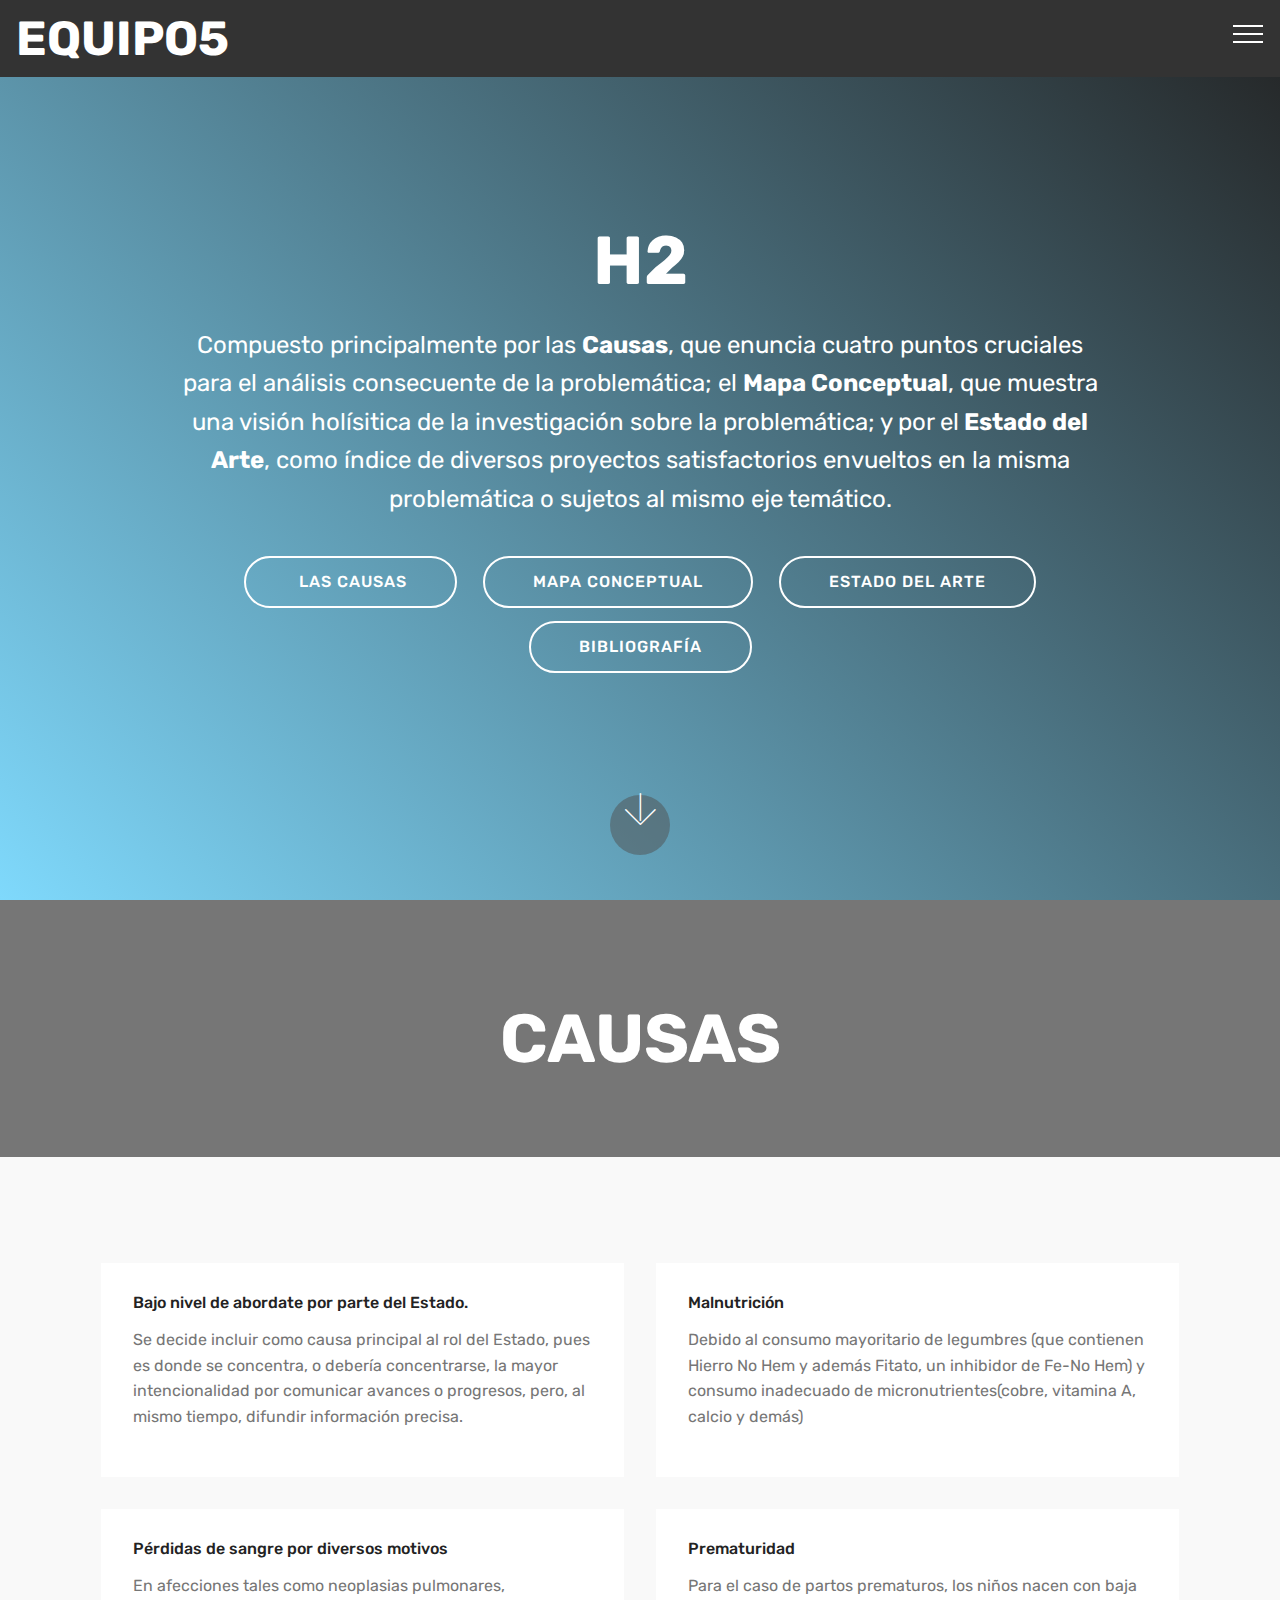
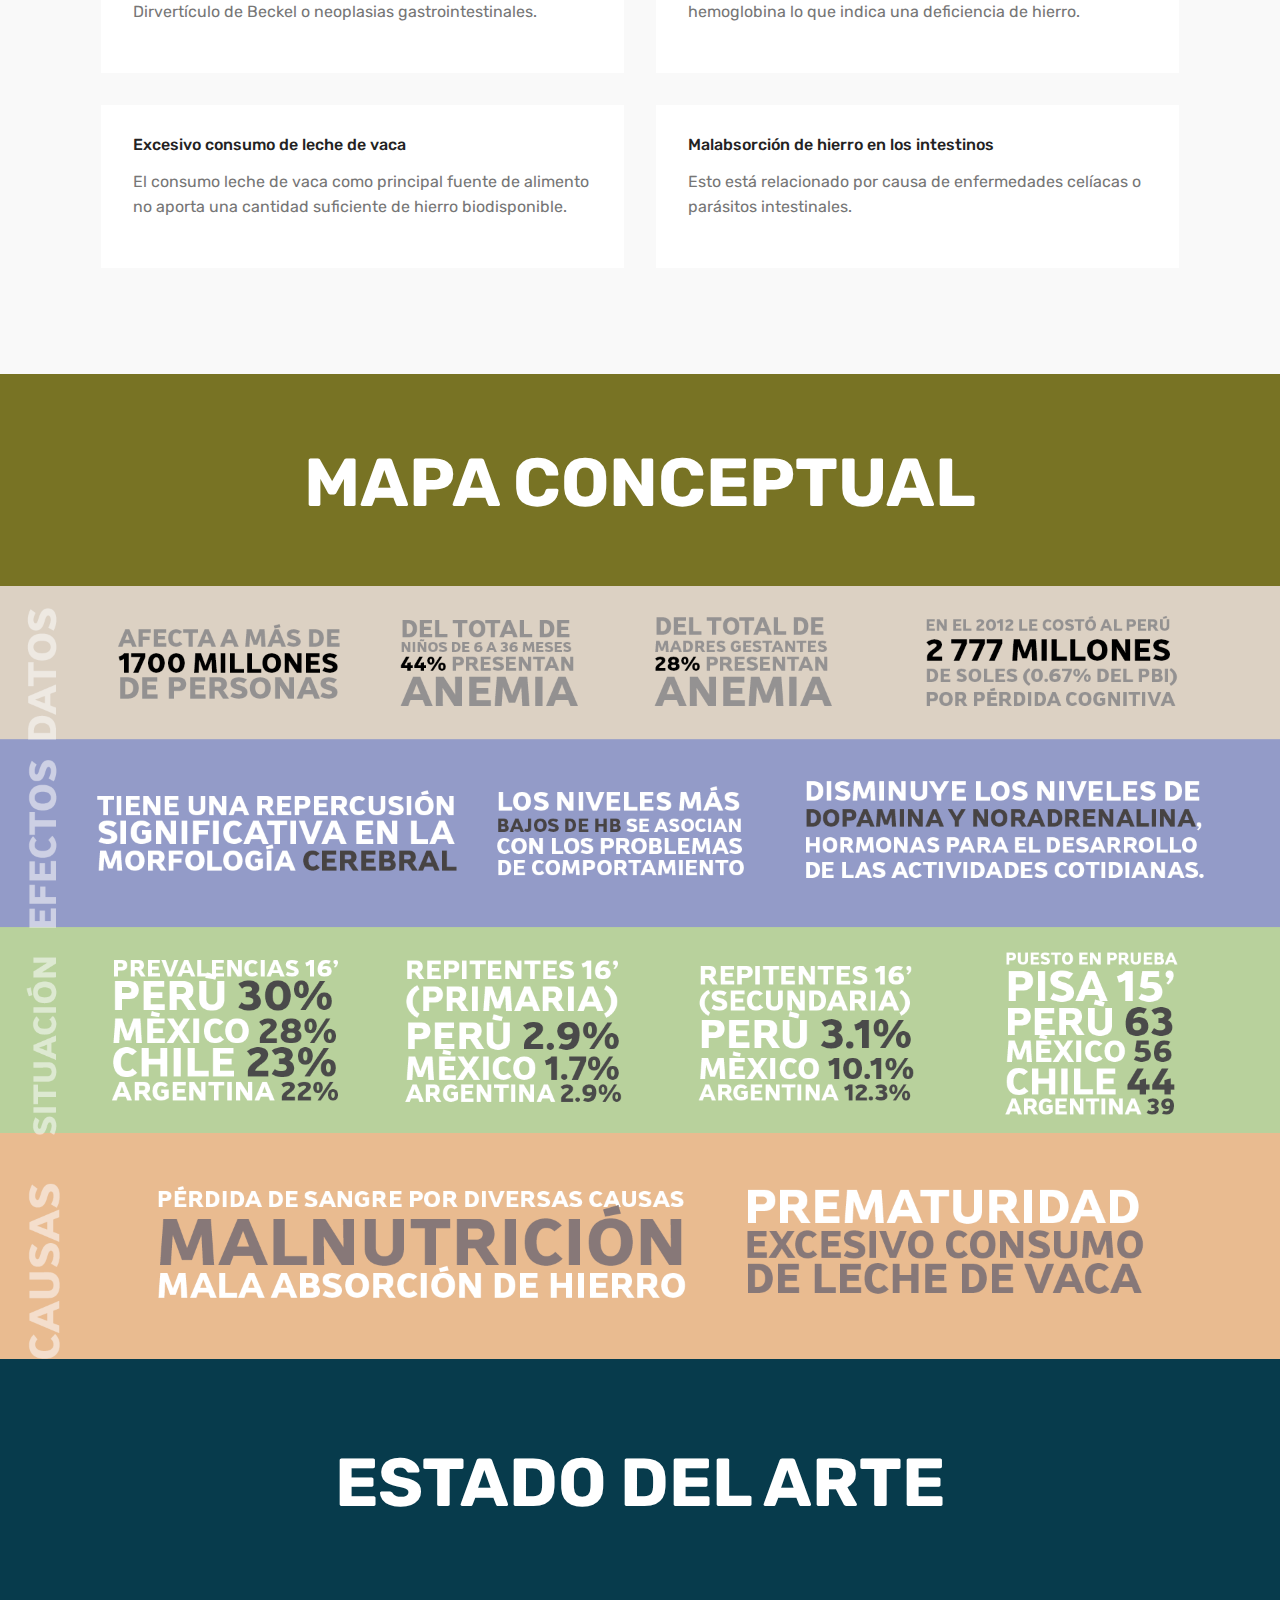
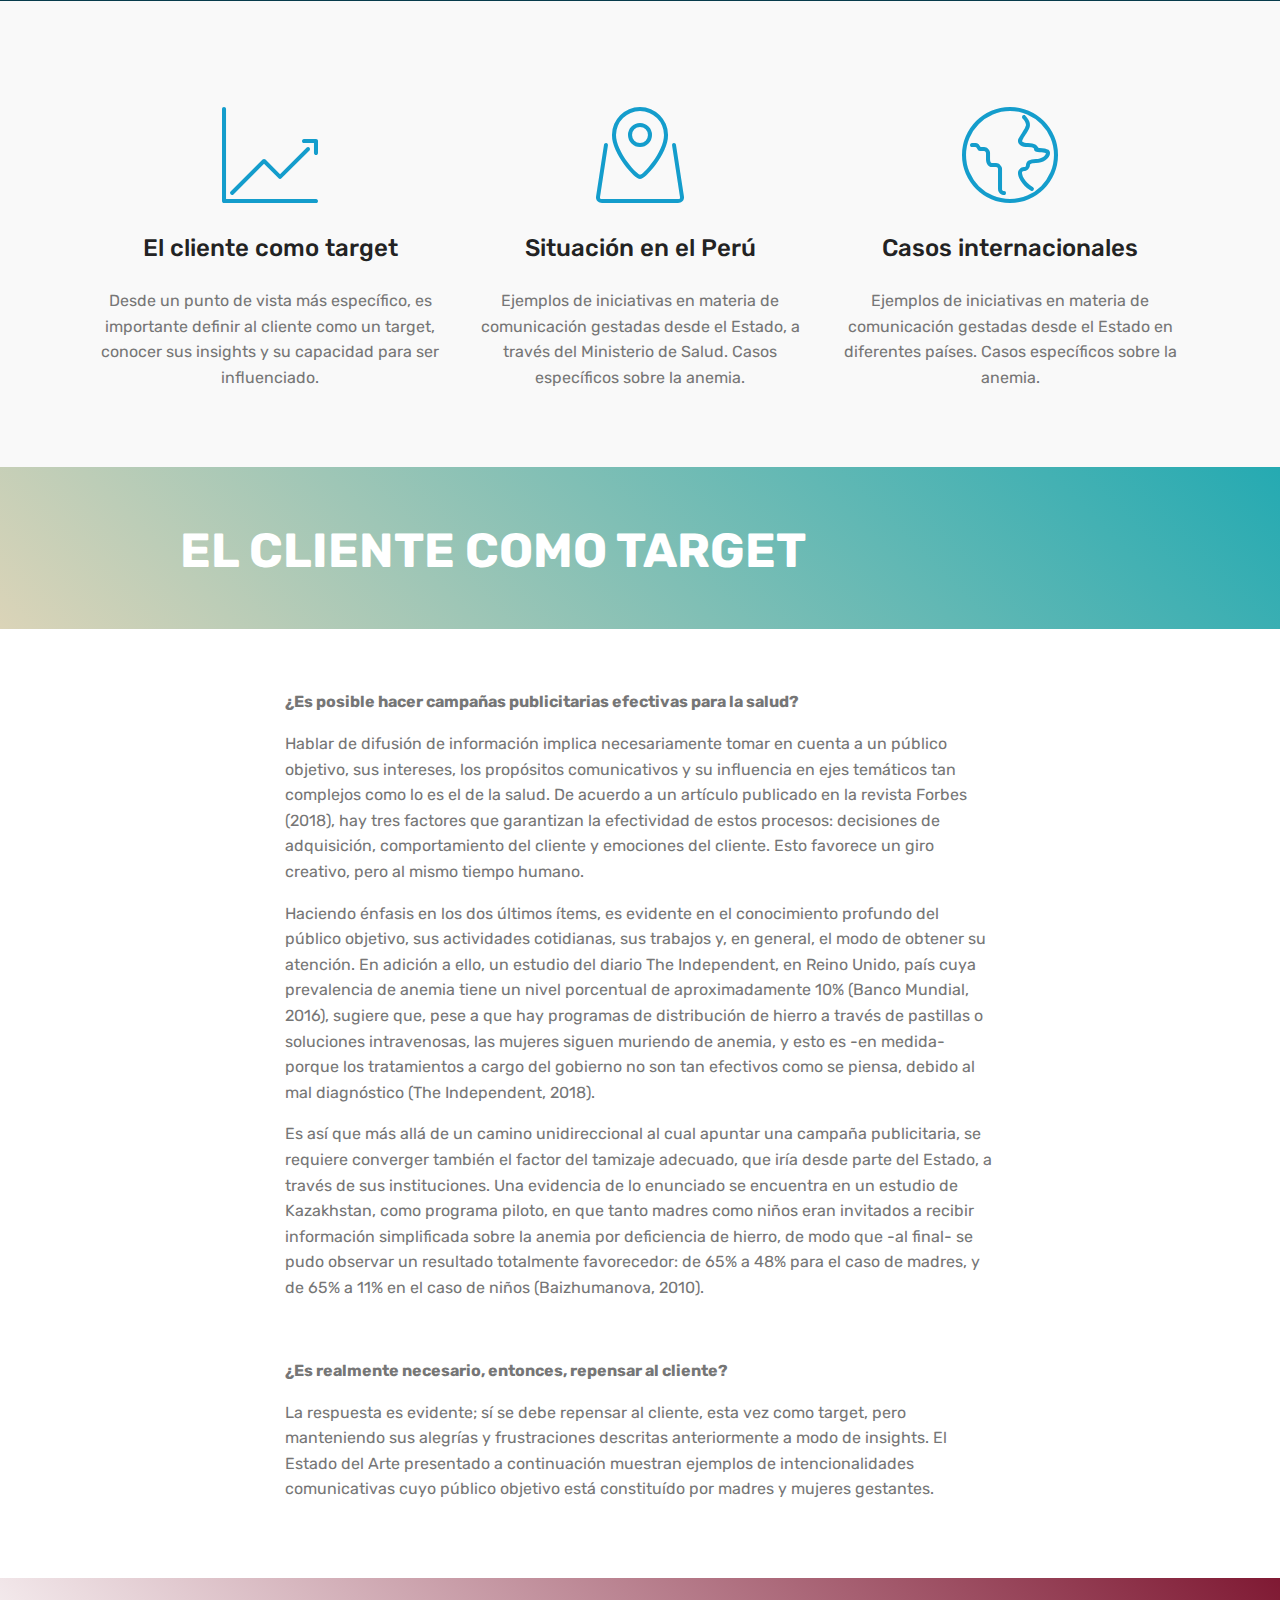
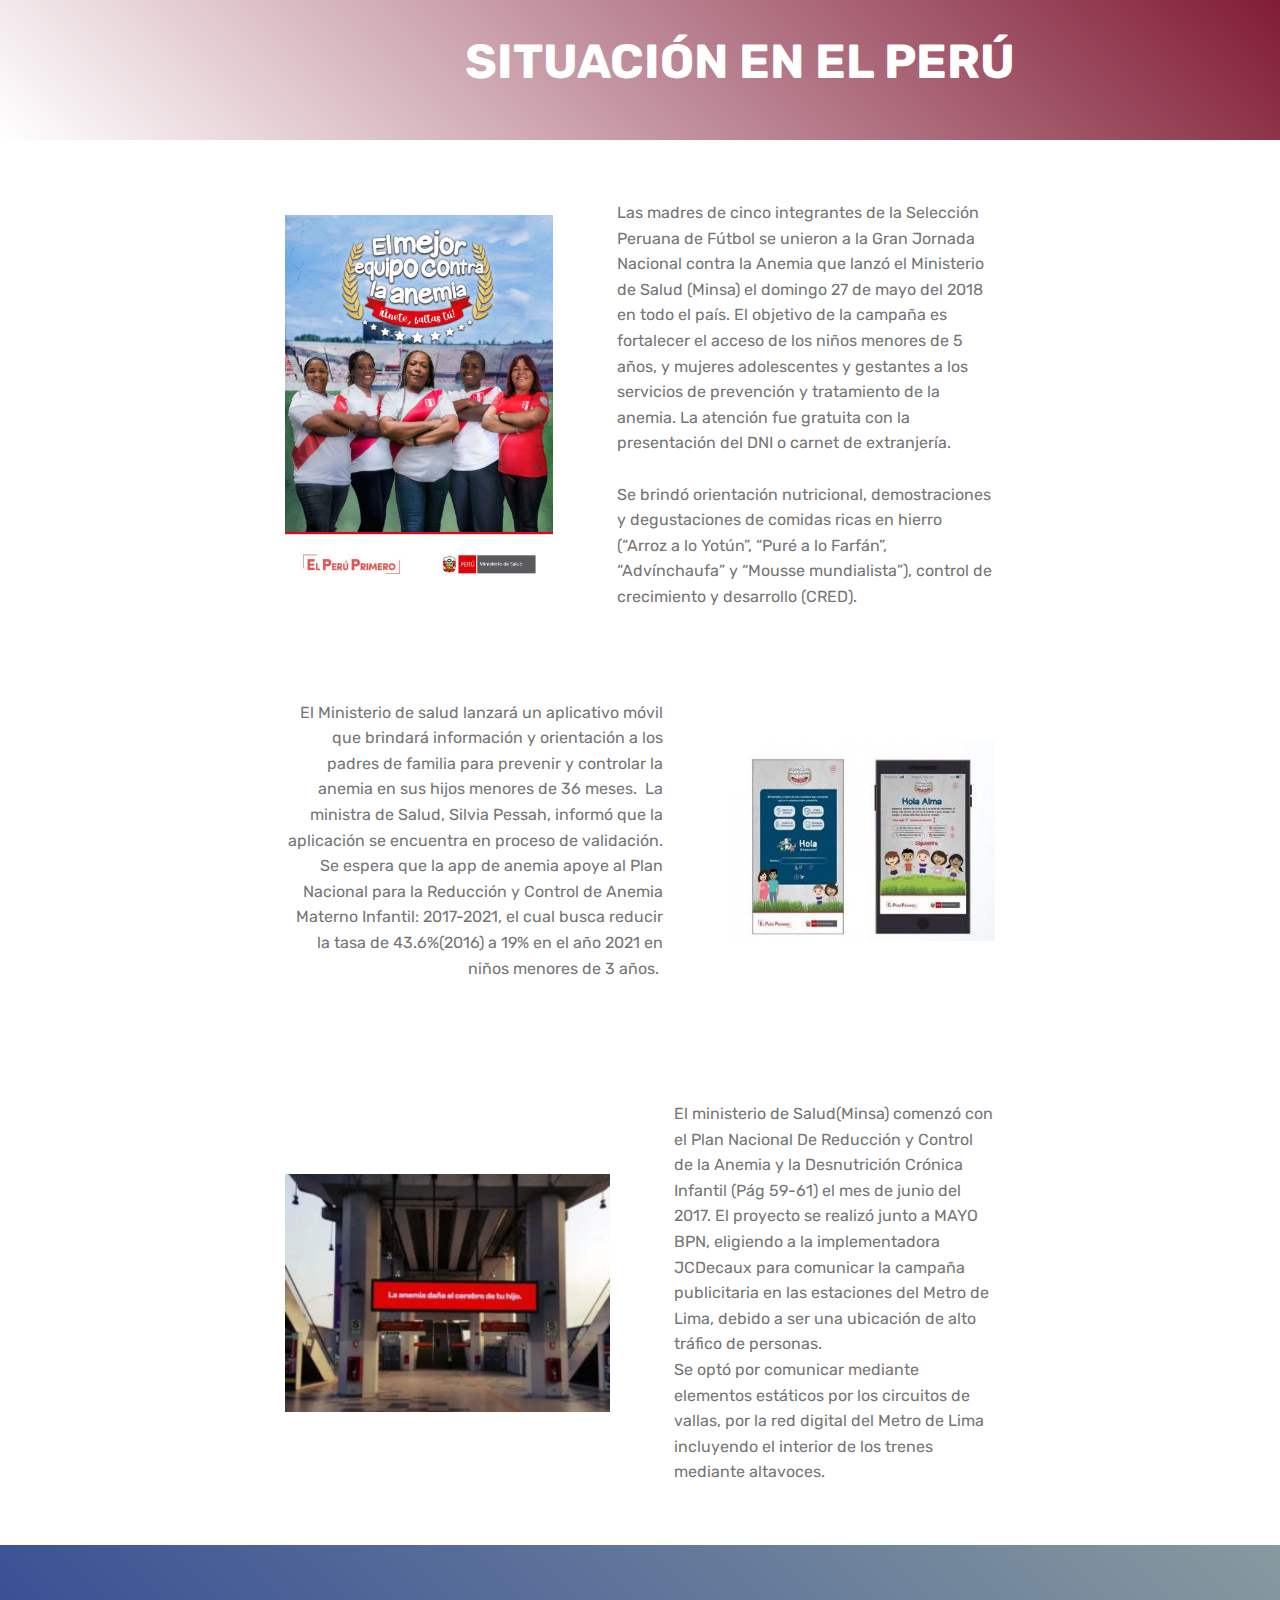
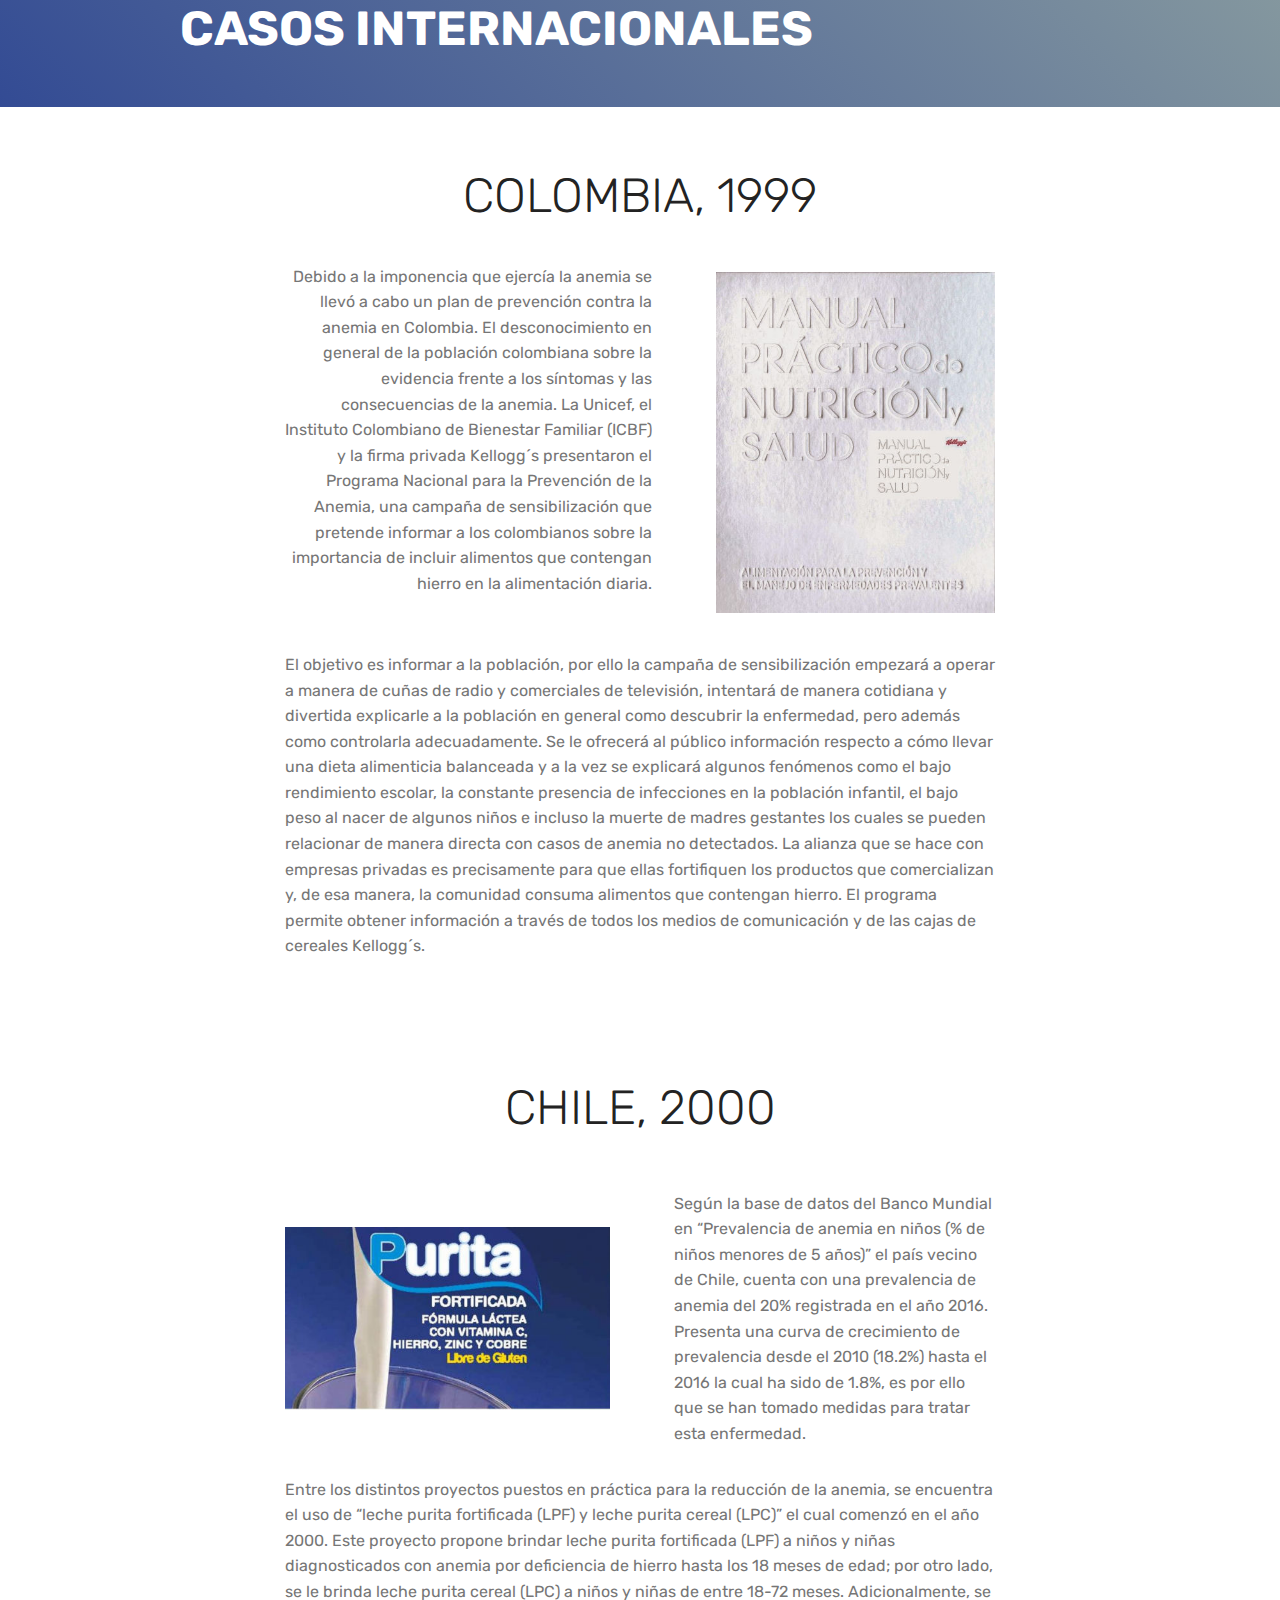
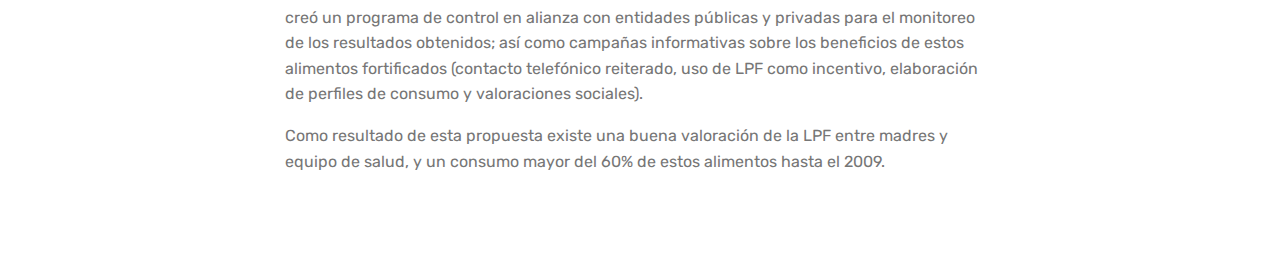
<file: page7.html>
<!DOCTYPE html>
<html >
<head>
  <!-- Site made with Mobirise Website Builder v4.8.6, https://mobirise.com -->
  <meta charset="UTF-8">
  <meta http-equiv="X-UA-Compatible" content="IE=edge">
  <meta name="generator" content="Mobirise v4.8.6, mobirise.com">
  <meta name="viewport" content="width=device-width, initial-scale=1, minimum-scale=1">
  <link rel="shortcut icon" href="assets/images/logo-pucp-version2-negro-soloescudo-128x127-1.png" type="image/x-icon">
  <meta name="description" content="Web Maker Description">
  <title>H2</title>
  <link rel="stylesheet" href="assets/web/assets/mobirise-icons/mobirise-icons.css">
  <link rel="stylesheet" href="assets/tether/tether.min.css">
  <link rel="stylesheet" href="assets/bootstrap/css/bootstrap.min.css">
  <link rel="stylesheet" href="assets/bootstrap/css/bootstrap-grid.min.css">
  <link rel="stylesheet" href="assets/bootstrap/css/bootstrap-reboot.min.css">
  <link rel="stylesheet" href="assets/socicon/css/styles.css">
  <link rel="stylesheet" href="assets/dropdown/css/style.css">
  <link rel="stylesheet" href="assets/theme/css/style.css">
  <link rel="stylesheet" href="assets/mobirise/css/mbr-additional.css" type="text/css">
  
  
  
</head>
<body>
  <section class="menu cid-qTkzRZLJNu" once="menu" id="menu1-1a">

    

    <nav class="navbar navbar-expand beta-menu navbar-dropdown align-items-center navbar-fixed-top collapsed">
        <button class="navbar-toggler navbar-toggler-right" type="button" data-toggle="collapse" data-target="#navbarSupportedContent" aria-controls="navbarSupportedContent" aria-expanded="false" aria-label="Toggle navigation">
            <div class="hamburger">
                <span></span>
                <span></span>
                <span></span>
                <span></span>
            </div>
        </button>
        <div class="menu-logo">
            <div class="navbar-brand">
                
                <span class="navbar-caption-wrap"><a class="navbar-caption text-white display-2" href="index.html">EQUIPO5</a></span>
            </div>
        </div>
        <div class="collapse navbar-collapse" id="navbarSupportedContent">
            <ul class="navbar-nav nav-dropdown nav-right" data-app-modern-menu="true"><li class="nav-item"><a class="nav-link link text-white display-7" href="index.html"><span class="mbri-home mbr-iconfont mbr-iconfont-btn"></span>Inicio</a></li><li class="nav-item"><a class="nav-link link text-white display-7" href="equipo.html"><span class="mbri-user mbr-iconfont mbr-iconfont-btn"></span>El equipo</a></li>
                <li class="nav-item"><a class="nav-link link text-white display-7" href="problema.html"><span class="mbri-info mbr-iconfont mbr-iconfont-btn"></span>Introducción</a></li><li class="nav-item"><a class="nav-link link text-white display-7" href="entregables.html"><span class="mbri-edit mbr-iconfont mbr-iconfont-btn"></span>Entregables</a></li><li class="nav-item"><a class="nav-link link text-white display-7" href="biblio.html"><span class="mbri-pages mbr-iconfont mbr-iconfont-btn"></span>Bibliografía</a></li><li class="nav-item"><a class="nav-link link text-white display-7" href="fuentes.html"><span class="mbri-paperclip mbr-iconfont mbr-iconfont-btn"></span>Desarrollo de fuentes</a></li></ul>
            
        </div>
    </nav>
</section>

<section class="engine"><a href="https://mobirise.info/p">website templates free download</a></section><section class="header5 cid-r6SDu4Lvvb mbr-fullscreen" id="header5-e">

    

    
    <div class="container">
        <div class="row justify-content-center">
            <div class="mbr-white col-md-10">
                <h1 class="mbr-section-title align-center pb-3 mbr-fonts-style display-1"><strong>
                    H2</strong></h1>
                <p class="mbr-text align-center display-5 pb-3 mbr-fonts-style">
                   Compuesto principalmente por las <strong>Causas</strong>, que enuncia cuatro puntos cruciales para el análisis consecuente de la problemática; el <strong>Mapa Conceptual</strong>, que muestra una visión holísitica de la investigación sobre la problemática; y por el<strong> Estado del Arte</strong>, como índice de diversos proyectos satisfactorios envueltos en la misma problemática o sujetos al mismo eje temático.</p>
                <div class="mbr-section-btn align-center"><a class="btn btn-md btn-white-outline display-4" href="page7.html#content5-h">&nbsp;LAS CAUSAS</a> <a class="btn btn-md btn-white-outline display-4" href="page7.html#content5-18">MAPA CONCEPTUAL</a> <a class="btn btn-md btn-white-outline display-4" href="page7.html#content5-i">ESTADO DEL ARTE</a> <a class="btn btn-md btn-white-outline display-4" href="biblio.html">BIBLIOGRAFÍA</a></div>
            </div>
        </div>
    </div>

    <div class="mbr-arrow hidden-sm-down" aria-hidden="true">
        <a href="#next">
            <i class="mbri-down mbr-iconfont"></i>
        </a>
    </div>
</section>

<section class="mbr-section content5 cid-r6XaSkxOkK" id="content5-h">

    

    

    <div class="container">
        <div class="media-container-row">
            <div class="title col-12 col-md-8">
                <h2 class="align-center mbr-bold mbr-white pb-3 mbr-fonts-style display-1">
                    CAUSAS</h2>
                
                
                
            </div>
        </div>
    </div>
</section>

<section class="features4 cid-r6XaQ3ywAT" id="features4-f">
    
         

    
    <div class="container">
        <div class="media-container-row">
            <div class="card p-3 col-12 col-md-6">
                <div class="card-wrapper media-container-row media-container-row">
                    <div class="card-box">
                        <h4 class="card-title pb-3 mbr-fonts-style display-7">Bajo nivel de abordate por parte del Estado.</h4>
                        <p class="mbr-text mbr-fonts-style display-7">Se decide incluir como causa principal al rol del Estado, pues es donde se concentra, o debería concentrarse, la mayor intencionalidad por comunicar avances o progresos, pero, al mismo tiempo, difundir información precisa.</p>
                    </div>
                </div>
            </div>

            <div class="card p-3 col-12 col-md-6 col-12 col-md-6">
                <div class="card-wrapper media-container-row">
                    <div class="card-box">
                        <h4 class="card-title pb-3 mbr-fonts-style display-7">
                            Malnutrición</h4>
                        <p class="mbr-text mbr-fonts-style display-7">
                            Debido al consumo mayoritario de legumbres (que contienen Hierro No Hem y además Fitato, un inhibidor de Fe-No Hem) y consumo inadecuado  de micronutrientes(cobre, vitamina A, calcio y demás)
                        </p>
                    </div>
                </div>
            </div>

            

            
        </div>
    </div>
</section>

<section class="features4 cid-r6XaQw12WY" id="features4-g">
    
         

    
    <div class="container">
        <div class="media-container-row">
            <div class="card p-3 col-12 col-md-6">
                <div class="card-wrapper media-container-row media-container-row">
                    <div class="card-box">
                        <h4 class="card-title pb-3 mbr-fonts-style display-7">Pérdidas de sangre por diversos motivos</h4>
                        <p class="mbr-text mbr-fonts-style display-7">
                            En afecciones tales como neoplasias pulmonares, Dirvertículo de Beckel o neoplasias gastrointestinales.</p>
                    </div>
                </div>
            </div>

            <div class="card p-3 col-12 col-md-6 col-12 col-md-6">
                <div class="card-wrapper media-container-row">
                    <div class="card-box">
                        <h4 class="card-title pb-3 mbr-fonts-style display-7">
                            Prematuridad</h4>
                        <p class="mbr-text mbr-fonts-style display-7">Para el caso de partos prematuros, los niños nacen con baja hemoglobina lo que indica una deficiencia de hierro.
                        </p>
                    </div>
                </div>
            </div>

            

            
        </div>
    </div>
</section>

<section class="features4 cid-r7h8uwZTkZ" id="features4-w">
    
         

    
    <div class="container">
        <div class="media-container-row">
            <div class="card p-3 col-12 col-md-6">
                <div class="card-wrapper media-container-row media-container-row">
                    <div class="card-box">
                        <h4 class="card-title pb-3 mbr-fonts-style display-7">
                            Excesivo consumo de leche de vaca</h4>
                        <p class="mbr-text mbr-fonts-style display-7">
                            El consumo leche de vaca como principal fuente de alimento no aporta una cantidad suficiente de hierro biodisponible.</p>
                    </div>
                </div>
            </div>

            <div class="card p-3 col-12 col-md-6 col-12 col-md-6">
                <div class="card-wrapper media-container-row">
                    <div class="card-box">
                        <h4 class="card-title pb-3 mbr-fonts-style display-7">Malabsorción de hierro en los intestinos</h4>
                        <p class="mbr-text mbr-fonts-style display-7">
                            Esto está relacionado por causa de enfermedades celíacas o parásitos intestinales.
                        </p>
                    </div>
                </div>
            </div>

            

            
        </div>
    </div>
</section>

<section class="mbr-section content5 cid-r7mRtltKdt" id="content5-18">

    

    

    <div class="container">
        <div class="media-container-row">
            <div class="title col-12 col-md-8">
                <h2 class="align-center mbr-bold mbr-white pb-3 mbr-fonts-style display-1">
                    MAPA CONCEPTUAL</h2>
                
                
                
            </div>
        </div>
    </div>
</section>

<section class="cid-r7mRrmcbQk" id="image2-17">

    

    <figure class="mbr-figure">
        <div class="image-block" style="width: 100%;">
            <img src="assets/images/mapa-conceptual-1920x1160.png" alt="Mobirise" title="">
            
        </div>
    </figure>
</section>

<section class="mbr-section content5 cid-r6XbOVsEv4" id="content5-i">

    

    

    <div class="container">
        <div class="media-container-row">
            <div class="title col-12 col-md-8">
                <h2 class="align-center mbr-bold mbr-white pb-3 mbr-fonts-style display-1">ESTADO DEL ARTE</h2>
                
                
                
            </div>
        </div>
    </div>
</section>

<section class="features1 cid-r7h4OjTRf0" id="features1-u">
    
    

    
    <div class="container">
        <div class="media-container-row">

            <div class="card p-3 col-12 col-md-6 col-lg-4">
                <div class="card-img pb-3">
                    <a href="page7.html#info2-v"><span class="mbr-iconfont mbri-growing-chart"></span></a>
                </div>
                <div class="card-box">
                    <h4 class="card-title py-3 mbr-fonts-style display-5">El cliente como target</h4>
                    <p class="mbr-text mbr-fonts-style display-7">Desde un punto de vista más específico, es importante definir al cliente como un target, conocer sus insights y su capacidad para ser influenciado.</p>
                </div>
            </div>

            <div class="card p-3 col-12 col-md-6 col-lg-4">
                <div class="card-img pb-3">
                    <a href="page7.html#content6-k"><span class="mbr-iconfont mbri-map-pin"></span></a>
                </div>
                <div class="card-box">
                    <h4 class="card-title py-3 mbr-fonts-style display-5">
                        Situación en el Perú</h4>
                    <p class="mbr-text mbr-fonts-style display-7">Ejemplos de iniciativas en materia de comunicación gestadas desde el Estado, a través del Ministerio de Salud. Casos específicos sobre la anemia.</p>
                </div>
            </div>

            <div class="card p-3 col-12 col-md-6 col-lg-4">
                <div class="card-img pb-3">
                    <a href="page7.html#info2-y"><span class="mbr-iconfont mbri-globe"></span></a>
                </div>
                <div class="card-box">
                    <h4 class="card-title py-3 mbr-fonts-style display-5">
                        Casos internacionales</h4>
                    <p class="mbr-text mbr-fonts-style display-7">
                        Ejemplos de iniciativas en materia de comunicación gestadas desde el Estado en diferentes países. Casos específicos sobre la anemia.
                    </p>
                </div>
            </div>

            

        </div>

    </div>

</section>

<section class="mbr-section info2 cid-r7h6vtCykU" id="info2-v">

    

    

    <div class="container">
        <div class="row main justify-content-center">
            <div class="media-container-column col-12 col-lg-3 col-md-4">
                
            </div>
            <div class="media-container-column title col-12 col-lg-7 col-md-6">
                <h2 class="align-right mbr-bold mbr-white pb-3 mbr-fonts-style display-2">EL CLIENTE COMO TARGET</h2>
                
            </div>
        </div>
    </div>
</section>

<section class="mbr-section article content1 cid-r6XbQTStXo" id="content1-j">
    
     

    <div class="container">
        <div class="media-container-row">
            <div class="mbr-text col-12 col-md-8 mbr-fonts-style display-7"><p><strong>¿Es posible hacer campañas publicitarias efectivas para la salud?
</strong></p><p>Hablar de difusión de información implica necesariamente tomar en cuenta a un público objetivo, sus intereses, los propósitos comunicativos y su influencia en ejes temáticos tan complejos como lo es el de la salud. De acuerdo a un artículo publicado en la revista Forbes (2018), hay tres factores que garantizan la efectividad de estos procesos: decisiones de adquisición, comportamiento del cliente y emociones del cliente. Esto favorece un giro creativo, pero al mismo tiempo humano.
</p><p>Haciendo énfasis en los dos últimos ítems, es evidente en el conocimiento profundo del público objetivo, sus actividades cotidianas, sus trabajos y, en general, el modo de obtener su atención. En adición a ello, un estudio del diario The Independent, en Reino Unido, país cuya prevalencia de anemia tiene un nivel porcentual de aproximadamente 10% (Banco Mundial, 2016), sugiere que, pese a que hay programas de distribución de hierro a través de pastillas o soluciones intravenosas, las mujeres siguen muriendo de anemia, y esto es -en medida- porque los tratamientos a cargo del gobierno no son tan efectivos como se piensa, debido al mal diagnóstico (The Independent, 2018).
</p><p>Es así que más allá de un camino unidireccional al cual apuntar una campaña publicitaria, se requiere converger también el factor del tamizaje adecuado, que iría desde parte del Estado, a través de sus instituciones. Una evidencia de lo enunciado se encuentra en un estudio de Kazakhstan, como programa piloto, en que tanto madres como niños eran invitados a recibir información simplificada sobre la anemia por deficiencia de hierro, de modo que -al final- se pudo observar un resultado totalmente favorecedor: de 65% a 48% para el caso de madres, y de 65% a 11% en el caso de niños (Baizhumanova, 2010).
</p><p><br></p><p><strong>¿Es realmente necesario, entonces, repensar al cliente?</strong></p><p>La respuesta es evidente; sí se debe repensar al cliente, esta vez como target, pero manteniendo sus alegrías y frustraciones descritas anteriormente a modo de insights. El Estado del Arte presentado a continuación muestran ejemplos de intencionalidades comunicativas cuyo público objetivo está constituído por madres y mujeres gestantes.</p></div>
        </div>
    </div>
</section>

<section class="mbr-section info2 cid-r7h9C7bN85" id="info2-x">

    

    

    <div class="container">
        <div class="row main justify-content-center">
            <div class="media-container-column col-12 col-lg-3 col-md-4">
                
            </div>
            <div class="media-container-column title col-12 col-lg-7 col-md-6">
                <h2 class="align-right mbr-bold mbr-white pb-3 mbr-fonts-style display-2">SITUACIÓN EN EL PERÚ</h2>
                
            </div>
        </div>
    </div>
</section>

<section class="mbr-section content6 cid-r6XcaNYSbU" id="content6-k">
    
     
    
    <div class="container">
        <div class="media-container-row">
            <div class="col-12 col-md-8">
                <div class="media-container-row">
                    <div class="mbr-figure" style="width: 80%;">
                      <img src="assets/images/mams-seleccin-anemia2-436x617.jpg" alt="Mobirise" title="">  
                    </div>
                    <div class="media-content">
                        <div class="mbr-section-text">
                            <p class="mbr-text mb-0 mbr-fonts-style display-7">Las madres de cinco integrantes de la Selección Peruana de Fútbol se unieron a la Gran Jornada Nacional contra la Anemia que lanzó el Ministerio de Salud (Minsa) el domingo 27 de mayo del 2018 en todo el país. El objetivo de la campaña es fortalecer el acceso de los niños menores de 5 años, y mujeres adolescentes y gestantes a los servicios de prevención y tratamiento de la anemia. La atención fue gratuita con la presentación del DNI o carnet de extranjería.
<br><br>Se brindó orientación nutricional, demostraciones  y degustaciones de comidas ricas en hierro (“Arroz a lo Yotún”, “Puré a lo Farfán”, “Advínchaufa” y “Mousse mundialista”), control de crecimiento y desarrollo (CRED).&nbsp;<br></p>
                        </div>
                    </div>
                </div>
            </div>
        </div>
    </div>
</section>

<section class="mbr-section content7 cid-r7ha6KD73V" id="content7-z">
          
    

    <div class="container">
        <div class="media-container-row">
            <div class="col-12 col-md-8">
                <div class="media-container-row">
                    <div class="media-content">
                        <div class="mbr-section-text">
                            <p class="mbr-text align-right mb-0 mbr-fonts-style display-7">El Ministerio de salud lanzará un aplicativo móvil que brindará información y orientación a los padres de familia para prevenir y controlar la anemia en sus hijos menores de 36 meses. &nbsp;La ministra de Salud, Silvia Pessah, informó que la aplicación se encuentra en proceso de validación.<br>Se espera que la app de anemia apoye al Plan Nacional para la Reducción y Control de Anemia Materno Infantil: 2017-2021, el cual busca reducir la tasa de 43.6%(2016) a 19% en el año 2021 en niños menores de 3 años.&nbsp;<br></p>
                        </div>
                    </div>
                    <div class="mbr-figure" style="width: 80%;">
                     <img src="assets/images/5bb7adb7b9650-404x303.jpg" alt="Mobirise" title="">  
                    </div>
                </div>
            </div>
        </div>
    </div>
</section>

<section class="mbr-section content6 cid-r7ha84p3Qh" id="content6-10">
    
     
    
    <div class="container">
        <div class="media-container-row">
            <div class="col-12 col-md-8">
                <div class="media-container-row">
                    <div class="mbr-figure" style="width: 110%;">
                      <img src="assets/images/imagen-cuatro-436x220.jpg" alt="Mobirise" title="">  
                    </div>
                    <div class="media-content">
                        <div class="mbr-section-text">
                            <p class="mbr-text mb-0 mbr-fonts-style display-7">El ministerio de Salud(Minsa) comenzó con el Plan Nacional De Reducción y Control de la Anemia y la Desnutrición Crónica Infantil (Pág 59-61) el mes de junio del 2017. El proyecto se realizó junto a MAYO BPN, eligiendo a la implementadora JCDecaux para comunicar la campaña publicitaria en las estaciones del Metro de Lima, debido a ser una ubicación de alto tráfico de personas.
<br>Se optó por comunicar mediante elementos estáticos por los circuitos de vallas, por la red digital del Metro de Lima incluyendo el interior de los trenes mediante altavoces.&nbsp;<br></p>
                        </div>
                    </div>
                </div>
            </div>
        </div>
    </div>
</section>

<section class="mbr-section info2 cid-r7h9LTB4Xu" id="info2-y">

    

    

    <div class="container">
        <div class="row main justify-content-center">
            <div class="media-container-column col-12 col-lg-3 col-md-4">
                
            </div>
            <div class="media-container-column title col-12 col-lg-7 col-md-6">
                <h2 class="align-right mbr-bold mbr-white pb-3 mbr-fonts-style display-2">CASOS INTERNACIONALES</h2>
                
            </div>
        </div>
    </div>
</section>

<section class="cid-r7hhzWcQ5e" id="social-buttons1-12">
    
    

    

    <div class="container">
        <div class="media-container-row">
            <div class="col-md-8 align-center">
                <h2 class="pb-3 mbr-section-title mbr-fonts-style display-2">
                    COLOMBIA, 1999</h2>
                <div>
                    <div class="mbr-social-likes" data-counters="false">
                        
                        
                        
                        
                        
                    </div>
                </div>
            </div>
        </div>
    </div>
</section>

<section class="mbr-section content7 cid-r6XcbpCib7" id="content7-l">
          
    

    <div class="container">
        <div class="media-container-row">
            <div class="col-12 col-md-8">
                <div class="media-container-row">
                    <div class="media-content">
                        <div class="mbr-section-text">
                            <p class="mbr-text align-right mb-0 mbr-fonts-style display-7">Debido a la imponencia que ejercía la anemia se llevó a cabo un plan de prevención contra la anemia en Colombia. El desconocimiento en general de la población colombiana sobre la evidencia frente a los síntomas y las consecuencias de la anemia. La Unicef, el Instituto Colombiano de Bienestar Familiar (ICBF) y la firma privada Kellogg´s presentaron el Programa Nacional para la Prevención de la Anemia, una campaña de sensibilización que pretende informar a los colombianos sobre la importancia de incluir alimentos que contengan hierro en la alimentación diaria.
<br>&nbsp;<br></p>
                        </div>
                    </div>
                    <div class="mbr-figure" style="width: 85%;">
                     <img src="assets/images/429-2015-01-29-m-n-k-2012-contraste-436x533.jpg" alt="Mobirise" title="">  
                    </div>
                </div>
            </div>
        </div>
    </div>
</section>

<section class="mbr-section article content1 cid-r7hhaYmUa6" id="content1-11">
    
     

    <div class="container">
        <div class="media-container-row">
            <div class="mbr-text col-12 col-md-8 mbr-fonts-style display-7">El objetivo es informar a la población, por ello la campaña de sensibilización empezará a operar a manera de cuñas de radio y comerciales de televisión, intentará de manera cotidiana y divertida explicarle a la población en general como descubrir la enfermedad, pero además como controlarla adecuadamente. Se le ofrecerá al público información respecto a cómo llevar una dieta alimenticia balanceada y a la vez se explicará algunos fenómenos como el bajo rendimiento escolar, la constante presencia de infecciones en la población infantil, el bajo peso al nacer de algunos niños e incluso la muerte de madres gestantes los cuales se pueden relacionar de manera directa con casos de anemia no detectados. La alianza que se hace con empresas privadas es precisamente para que ellas fortifiquen los productos que comercializan y, de esa manera, la comunidad consuma alimentos que contengan hierro. El programa permite obtener información a través de todos los medios de comunicación y de las cajas de cereales Kellogg´s.</div>
        </div>
    </div>
</section>

<section class="cid-r7hhZkufvR" id="social-buttons1-13">
    
    

    

    <div class="container">
        <div class="media-container-row">
            <div class="col-md-8 align-center">
                <h2 class="pb-3 mbr-section-title mbr-fonts-style display-2">
                    CHILE, 2000</h2>
                <div>
                    <div class="mbr-social-likes" data-counters="false">
                        
                        
                        
                        
                        
                    </div>
                </div>
            </div>
        </div>
    </div>
</section>

<section class="mbr-section content6 cid-r6Xcc2QIuj" id="content6-m">
    
     
    
    <div class="container">
        <div class="media-container-row">
            <div class="col-12 col-md-8">
                <div class="media-container-row">
                    <div class="mbr-figure" style="width: 110%;">
                      <img src="assets/images/leche-purita-fortificada-d-nq-np-662114-mlc26807046187-022018-f-436x245.jpg" alt="Mobirise" title="">  
                    </div>
                    <div class="media-content">
                        <div class="mbr-section-text">
                            <p class="mbr-text mb-0 mbr-fonts-style display-7">Según la base de datos del Banco Mundial en “Prevalencia de anemia en niños (% de niños menores de 5 años)” el país vecino de Chile, cuenta con una prevalencia de anemia del 20% registrada en el año 2016. Presenta una curva de crecimiento de prevalencia desde el 2010 (18.2%) hasta el 2016 la cual ha sido de 1.8%, es por ello que se han tomado medidas para tratar esta enfermedad.</p>
                        </div>
                    </div>
                </div>
            </div>
        </div>
    </div>
</section>

<section class="mbr-section article content1 cid-r7hi0IFojd" id="content1-14">
    
     

    <div class="container">
        <div class="media-container-row">
            <div class="mbr-text col-12 col-md-8 mbr-fonts-style display-7"><p>Entre los distintos proyectos puestos en práctica para la reducción de la anemia, se encuentra el uso de “leche purita fortificada (LPF) y leche purita cereal (LPC)” el cual comenzó en el año 2000. Este proyecto propone brindar leche purita fortificada (LPF) a niños y niñas diagnosticados con anemia por deficiencia de hierro hasta los 18 meses de edad; por otro lado, se le brinda leche purita cereal (LPC) a niños y niñas de entre 18-72 meses. Adicionalmente, se creó un programa de control en alianza con entidades públicas y privadas para el monitoreo de los resultados obtenidos; así como campañas informativas sobre los beneficios de estos alimentos fortificados (contacto telefónico reiterado, uso de LPF como incentivo, elaboración de perfiles de consumo y valoraciones sociales).
</p><p></p><div>Como resultado de esta propuesta existe una buena valoración de la LPF entre madres y equipo de salud, y un consumo mayor del 60% de estos alimentos hasta el 2009.
</div><div><br></div><p></p></div>
        </div>
    </div>
</section>


  <script src="assets/web/assets/jquery/jquery.min.js"></script>
  <script src="assets/popper/popper.min.js"></script>
  <script src="assets/tether/tether.min.js"></script>
  <script src="assets/bootstrap/js/bootstrap.min.js"></script>
  <script src="assets/dropdown/js/script.min.js"></script>
  <script src="assets/touchswipe/jquery.touch-swipe.min.js"></script>
  <script src="assets/sociallikes/social-likes.js"></script>
  <script src="assets/smoothscroll/smooth-scroll.js"></script>
  <script src="assets/theme/js/script.js"></script>
  
  
</body>
</html>
</file>
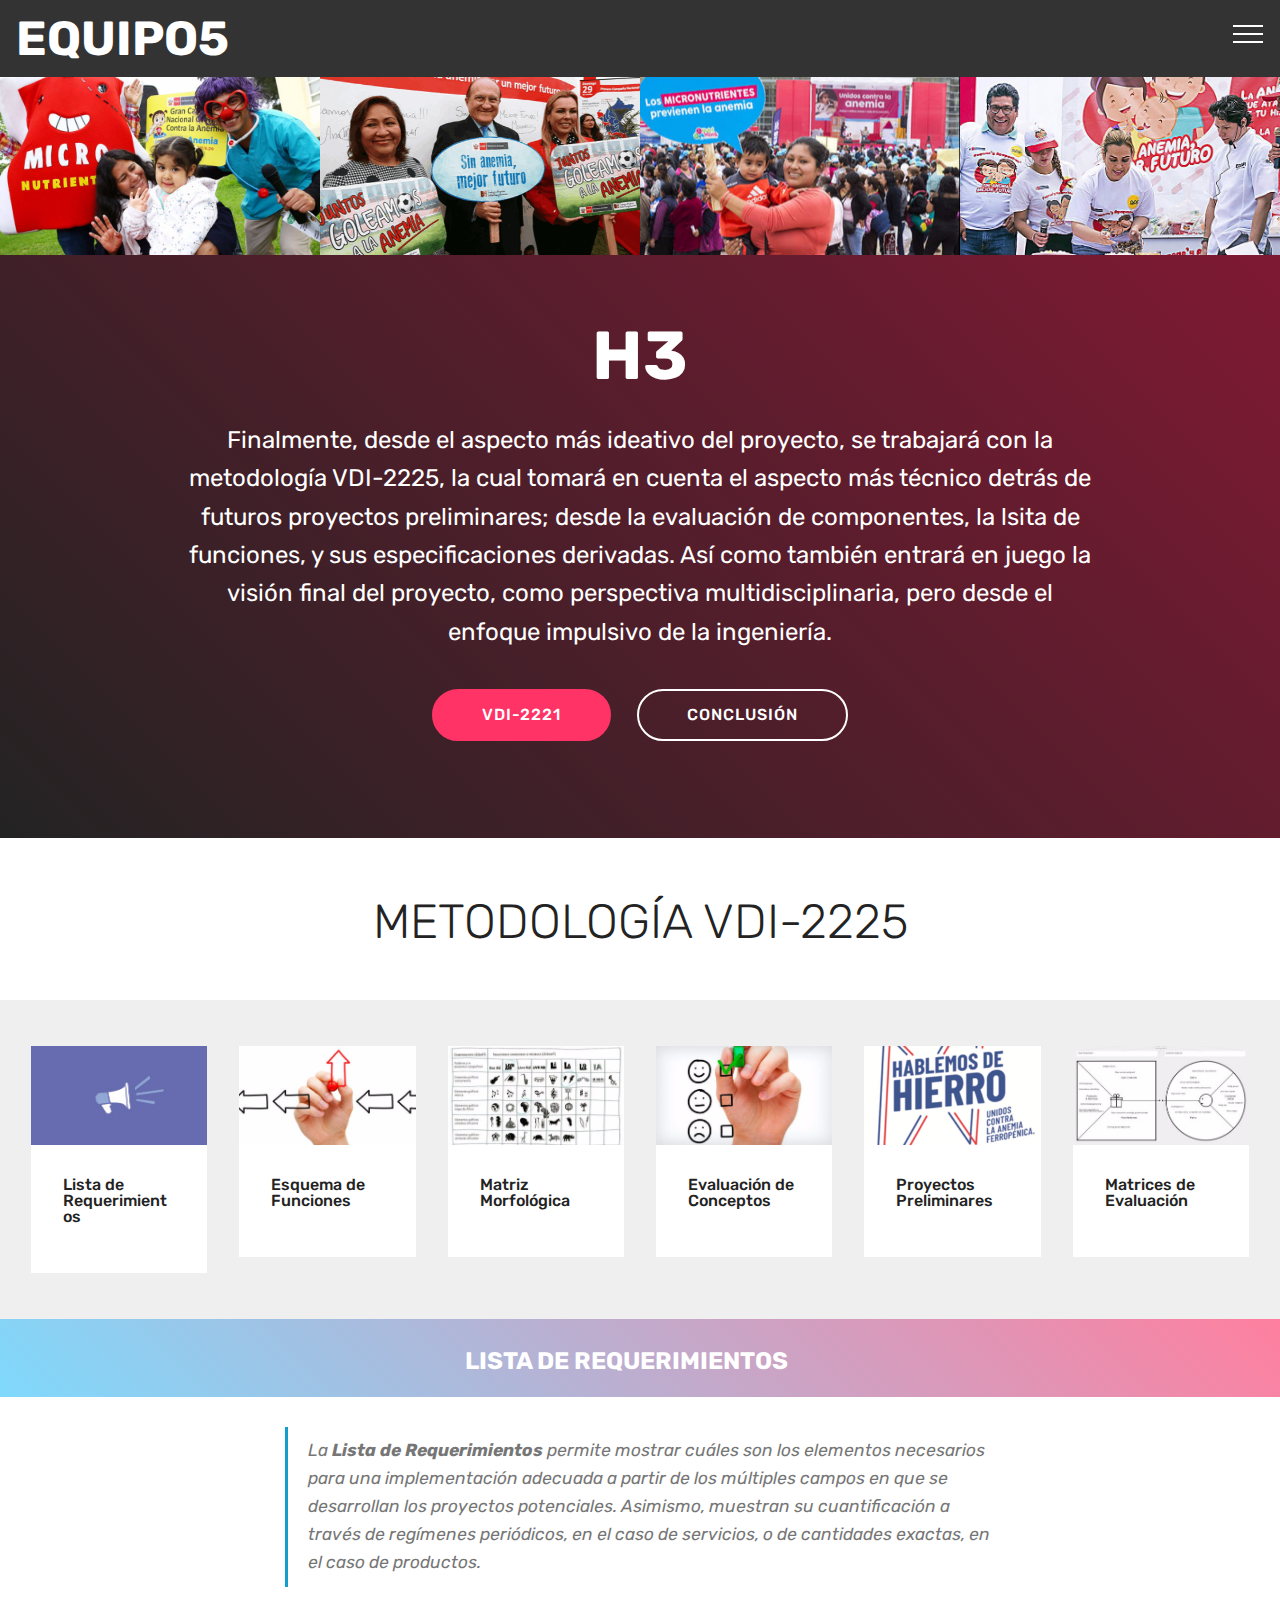
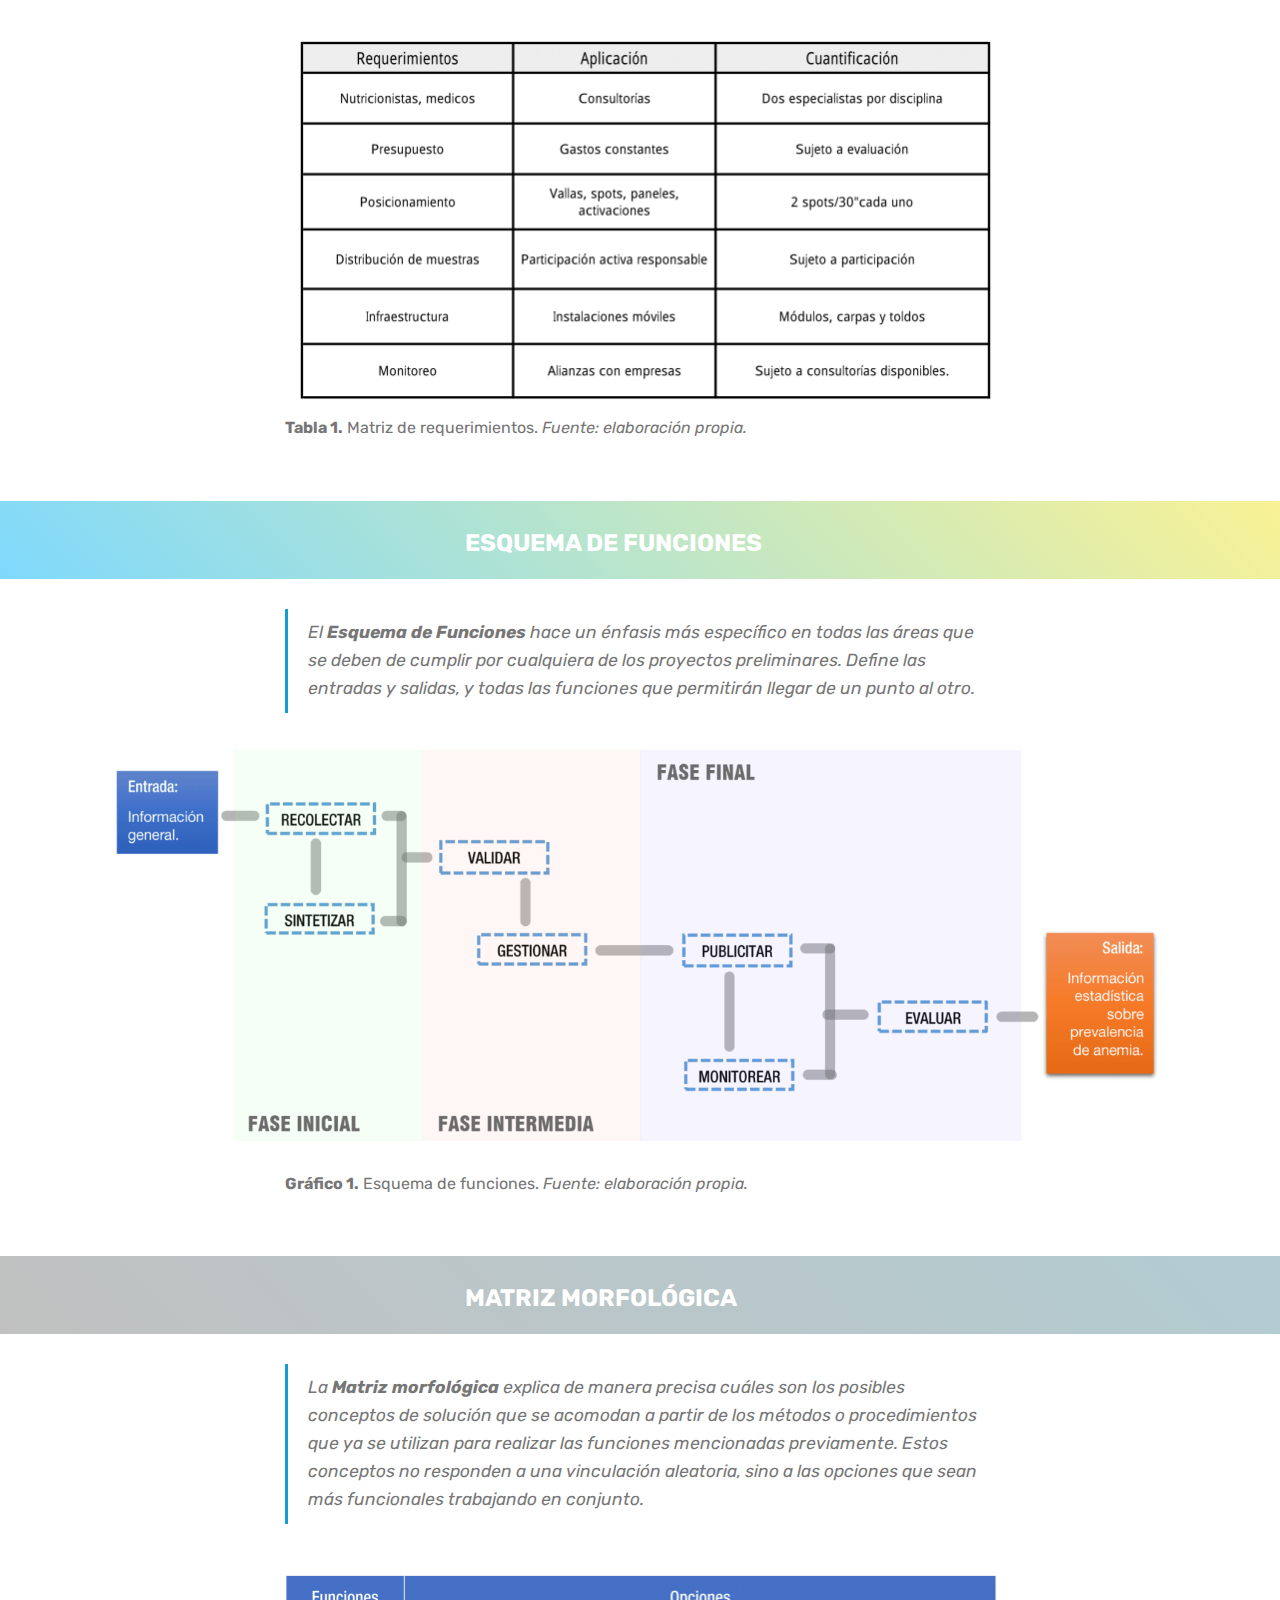
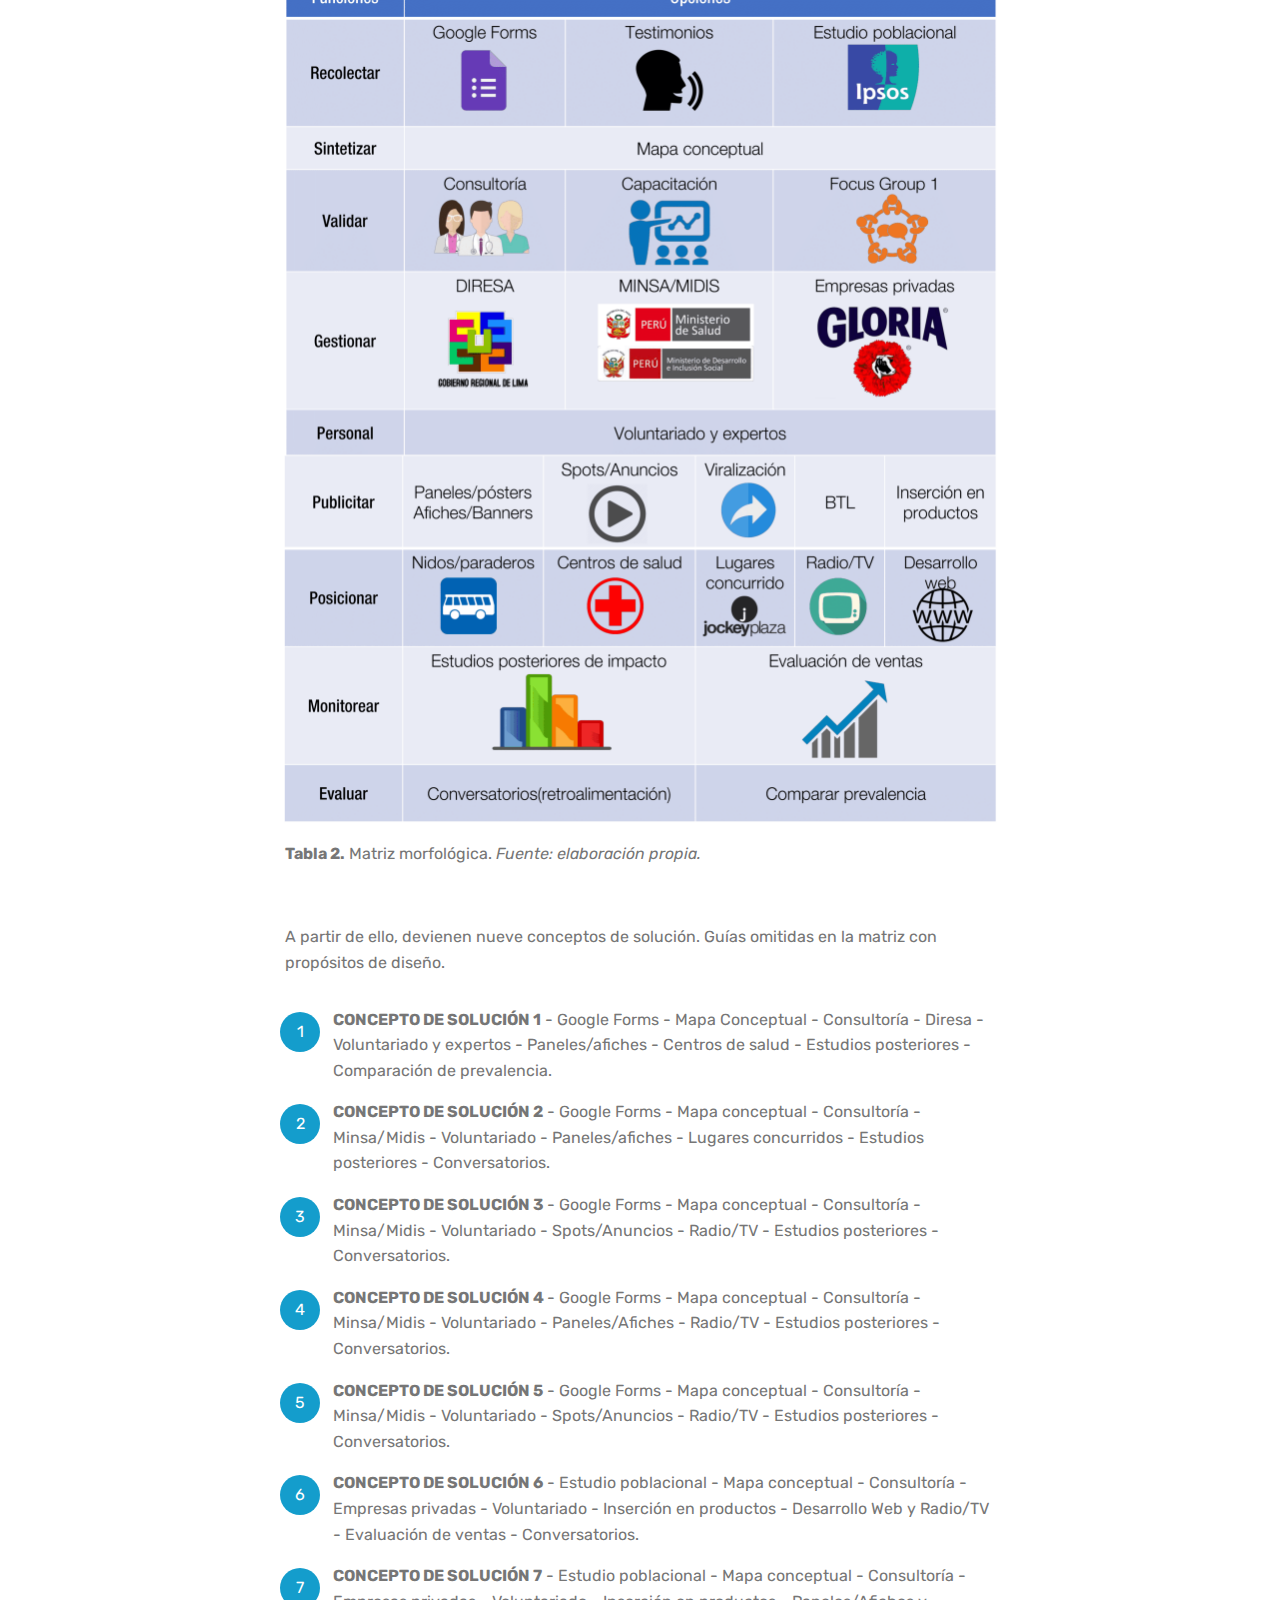
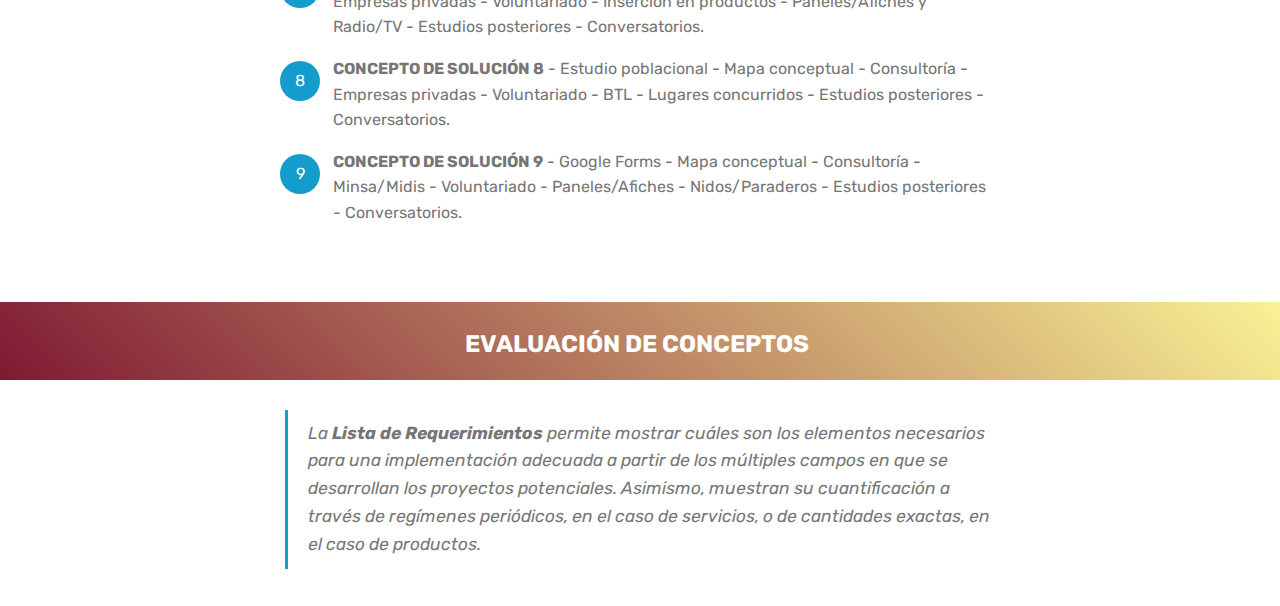
<file: page8.html>
<!DOCTYPE html>
<html >
<head>
  <!-- Site made with Mobirise Website Builder v4.8.6, https://mobirise.com -->
  <meta charset="UTF-8">
  <meta http-equiv="X-UA-Compatible" content="IE=edge">
  <meta name="generator" content="Mobirise v4.8.6, mobirise.com">
  <meta name="viewport" content="width=device-width, initial-scale=1, minimum-scale=1">
  <link rel="shortcut icon" href="assets/images/logo-pucp-version2-negro-soloescudo-128x127-1.png" type="image/x-icon">
  <meta name="description" content="Website Builder Description">
  <title>H3</title>
  <link rel="stylesheet" href="assets/web/assets/mobirise-icons/mobirise-icons.css">
  <link rel="stylesheet" href="assets/tether/tether.min.css">
  <link rel="stylesheet" href="assets/bootstrap/css/bootstrap.min.css">
  <link rel="stylesheet" href="assets/bootstrap/css/bootstrap-grid.min.css">
  <link rel="stylesheet" href="assets/bootstrap/css/bootstrap-reboot.min.css">
  <link rel="stylesheet" href="assets/dropdown/css/style.css">
  <link rel="stylesheet" href="assets/theme/css/style.css">
  <link rel="stylesheet" href="assets/gallery/style.css">
  <link rel="stylesheet" href="assets/mobirise/css/mbr-additional.css" type="text/css">
  
  
  
</head>
<body>
  <section class="menu cid-qTkzRZLJNu" once="menu" id="menu1-1b">

    

    <nav class="navbar navbar-expand beta-menu navbar-dropdown align-items-center navbar-fixed-top collapsed">
        <button class="navbar-toggler navbar-toggler-right" type="button" data-toggle="collapse" data-target="#navbarSupportedContent" aria-controls="navbarSupportedContent" aria-expanded="false" aria-label="Toggle navigation">
            <div class="hamburger">
                <span></span>
                <span></span>
                <span></span>
                <span></span>
            </div>
        </button>
        <div class="menu-logo">
            <div class="navbar-brand">
                
                <span class="navbar-caption-wrap"><a class="navbar-caption text-white display-2" href="index.html">EQUIPO5</a></span>
            </div>
        </div>
        <div class="collapse navbar-collapse" id="navbarSupportedContent">
            <ul class="navbar-nav nav-dropdown nav-right" data-app-modern-menu="true"><li class="nav-item"><a class="nav-link link text-white display-7" href="index.html"><span class="mbri-home mbr-iconfont mbr-iconfont-btn"></span>Inicio</a></li><li class="nav-item"><a class="nav-link link text-white display-7" href="equipo.html"><span class="mbri-user mbr-iconfont mbr-iconfont-btn"></span>El equipo</a></li>
                <li class="nav-item"><a class="nav-link link text-white display-7" href="problema.html"><span class="mbri-info mbr-iconfont mbr-iconfont-btn"></span>Introducción</a></li><li class="nav-item"><a class="nav-link link text-white display-7" href="entregables.html"><span class="mbri-edit mbr-iconfont mbr-iconfont-btn"></span>Entregables</a></li><li class="nav-item"><a class="nav-link link text-white display-7" href="biblio.html"><span class="mbri-pages mbr-iconfont mbr-iconfont-btn"></span>Bibliografía</a></li><li class="nav-item"><a class="nav-link link text-white display-7" href="fuentes.html"><span class="mbri-paperclip mbr-iconfont mbr-iconfont-btn"></span>Desarrollo de fuentes</a></li></ul>
            
        </div>
    </nav>
</section>

<section class="engine"><a href="https://mobirise.info/b">how to create your own website for free</a></section><section class="mbr-gallery mbr-slider-carousel cid-ratDH1oSuD" id="gallery3-1f">

    

    <div>
        <div><!-- Filter --><!-- Gallery --><div class="mbr-gallery-row"><div class="mbr-gallery-layout-default"><div><div><div class="mbr-gallery-item mbr-gallery-item--p0" data-video-url="false" data-tags="Responsive"><div href="#lb-gallery3-1f" data-slide-to="0" data-toggle="modal"><img src="assets/images/000457841w-2-1800x1212-800x450.jpg" alt="" title=""><span class="icon-focus"></span></div></div><div class="mbr-gallery-item mbr-gallery-item--p0" data-video-url="false" data-tags="Increíble"><div href="#lb-gallery3-1f" data-slide-to="1" data-toggle="modal"><img src="assets/images/actualidad-ministros-iniciaron-primera-campana-nacional-contra-anemia-n297239-696x418-413215-696x418-556x313.png" alt="" title=""><span class="icon-focus"></span></div></div><div class="mbr-gallery-item mbr-gallery-item--p0" data-video-url="false" data-tags="Animada"><div href="#lb-gallery3-1f" data-slide-to="2" data-toggle="modal"><img src="assets/images/mins4184-11-632x421-505x284.jpg" alt="" title=""><span class="icon-focus"></span></div></div><div class="mbr-gallery-item mbr-gallery-item--p0" data-video-url="false" data-tags="Increíble"><div href="#lb-gallery3-1f" data-slide-to="3" data-toggle="modal"><img src="assets/images/000042331m-1-760x400-710x399.jpg" alt="" title=""><span class="icon-focus"></span></div></div></div></div><div class="clearfix"></div></div></div><!-- Lightbox --><div data-app-prevent-settings="" class="mbr-slider modal fade carousel slide" tabindex="-1" data-keyboard="true" data-interval="false" id="lb-gallery3-1f"><div class="modal-dialog"><div class="modal-content"><div class="modal-body"><div class="carousel-inner"><div class="carousel-item"><img src="assets/images/000457841w-2-1800x1212.jpg" alt="" title=""></div><div class="carousel-item"><img src="assets/images/actualidad-ministros-iniciaron-primera-campana-nacional-contra-anemia-n297239-696x418-413215-696x418.png" alt="" title=""></div><div class="carousel-item active"><img src="assets/images/mins4184-11-632x421.jpg" alt="" title=""></div><div class="carousel-item"><img src="assets/images/000042331m-1-760x400.jpg" alt="" title=""></div></div><a class="carousel-control carousel-control-prev" role="button" data-slide="prev" href="#lb-gallery3-1f"><span class="mbri-left mbr-iconfont" aria-hidden="true"></span><span class="sr-only">Previous</span></a><a class="carousel-control carousel-control-next" role="button" data-slide="next" href="#lb-gallery3-1f"><span class="mbri-right mbr-iconfont" aria-hidden="true"></span><span class="sr-only">Next</span></a><a class="close" href="#" role="button" data-dismiss="modal"><span class="sr-only">Close</span></a></div></div></div></div></div>
    </div>

</section>

<section class="header5 cid-ratDMh6Rqc" id="header5-1g">

    

    
    <div class="container">
        <div class="row justify-content-center">
            <div class="mbr-white col-md-10">
                <h1 class="mbr-section-title align-center pb-3 mbr-fonts-style display-1"><strong>
                    H3</strong></h1>
                <p class="mbr-text align-center display-5 pb-3 mbr-fonts-style">Finalmente, desde el aspecto más ideativo del proyecto, se trabajará con la metodología VDI-2225, la cual tomará en cuenta el aspecto más técnico detrás de futuros proyectos preliminares; desde la evaluación de componentes, la lsita de funciones, y sus especificaciones derivadas. Así como también entrará en juego la visión final del proyecto, como perspectiva multidisciplinaria, pero desde el enfoque impulsivo de la ingeniería.</p>
                <div class="mbr-section-btn align-center"><a class="btn btn-md btn-secondary display-4" href="https://mobirise.co">VDI-2221</a>
                        <a class="btn btn-md btn-white-outline display-4" href="https://mobirise.co">CONCLUSIÓN</a></div>
            </div>
        </div>
    </div>

    
</section>

<section class="mbr-section content4 cid-ratH1RA6Jg" id="content4-1h">

    

    <div class="container">
        <div class="media-container-row">
            <div class="title col-12 col-md-8">
                <h2 class="align-center pb-3 mbr-fonts-style display-2">
                    METODOLOGÍA VDI-2225</h2>
                
                
            </div>
        </div>
    </div>
</section>

<section class="features17 cid-ratKyliZdZ" id="features17-1i">
    
    

    
    <div class="container-fluid">
        <div class="media-container-row">
            <div class="card p-3 col-12 col-md-6 col-lg-2">
                <div class="card-wrapper">
                    <div class="card-img">
                        <a href="page8.html#info2-1m"><img src="assets/images/18161731052-0a93dbd02c-b-376x235.jpg" alt="Mobirise" title=""></a>
                    </div>
                    <div class="card-box">
                        <h4 class="card-title pb-3 mbr-fonts-style display-7">Lista de Requerimientos</h4>
                        
                    </div>
                </div>
            </div>

            <div class="card p-3 col-12 col-md-6 col-lg-2">
                <div class="card-wrapper">
                    <div class="card-img">
                        <a href="page8.html#info2-1o"><img src="assets/images/proceso-1-376x251.jpg" alt="Mobirise" title=""></a>
                    </div>
                    <div class="card-box">
                        <h4 class="card-title pb-3 mbr-fonts-style display-7">Esquema de Funciones</h4>
                        
                    </div>
                </div>
            </div>

            <div class="card p-3 col-12 col-md-6 col-lg-2">
                <div class="card-wrapper">
                    <div class="card-img">
                        <a href="page8.html#info2-1t"><img src="assets/images/dad9dd0b1dde8ea2ade4274722b29ef6-376x263.jpg" alt="Mobirise" title=""></a>
                    </div>
                    <div class="card-box">
                        <h4 class="card-title pb-3 mbr-fonts-style display-7">
                            Matriz Morfológica</h4>
                        
                    </div>
                </div>
            </div>

            <div class="card p-3 col-12 col-md-6 col-lg-2">
                <div class="card-wrapper">
                    <div class="card-img">
                        <img src="assets/images/evaluacin-cualitativa-376x212.jpg" alt="Mobirise" title="">
                    </div>
                    <div class="card-box">
                        <h4 class="card-title pb-3 mbr-fonts-style display-7">
                            Evaluación de Conceptos</h4>
                        
                    </div>
                </div>
            </div>
            <div class="card p-3 col-12 col-md-6 col-lg-2">
                <div class="card-wrapper">
                    <div class="card-img">
                        <img src="assets/images/hablemos-de-hierro-297x417.png" alt="Mobirise" title="">
                    </div>
                    <div class="card-box">
                        <h4 class="card-title pb-3 mbr-fonts-style display-7">
                            Proyectos Preliminares</h4>
                        
                    </div>
                </div>
            </div>
            <div class="card p-3 col-12 col-md-6 col-lg-2">
                <div class="card-wrapper">
                    <div class="card-img">
                        <img src="assets/images/vpd-376x235.jpg" alt="Mobirise" title="">
                    </div>
                    <div class="card-box">
                        <h4 class="card-title pb-3 mbr-fonts-style display-7">
                            Matrices de Evaluación</h4>
                        
                    </div>
                </div>
            </div>
        </div>
    </div>
</section>

<section class="mbr-section info2 cid-ratRoOnPBw" id="info2-1m">

    

    

    <div class="container">
        <div class="row main justify-content-center">
            <div class="media-container-column col-12 col-lg-3 col-md-4">
                
            </div>
            <div class="media-container-column title col-12 col-lg-7 col-md-6">
                <h2 class="align-right mbr-bold mbr-white pb-3 mbr-fonts-style display-5">
                    LISTA DE REQUERIMIENTOS</h2>
                
            </div>
        </div>
    </div>
</section>

<section class="mbr-section article content1 cid-ratRjzOtGF" id="content2-1l">

     

    <div class="container">
        <div class="media-container-row">
            <div class="mbr-text col-12 col-md-8 mbr-fonts-style display-7">
                <blockquote>La <strong>Lista de Requerimientos</strong> permite mostrar cuáles son los elementos necesarios para una implementación adecuada a partir de los múltiples campos en que se desarrollan los proyectos potenciales. Asimismo, muestran su cuantificación a través de regímenes periódicos, en el caso de servicios, o de cantidades exactas, en el caso de productos.</blockquote>
            </div>
        </div>
    </div>
</section>

<section class="cid-ratZXrbhtC" id="image1-1n">

    

    <figure class="mbr-figure container">
            <div class="image-block" style="width: 66%;">
                <img src="assets/images/tabla-1-1466x784.png" width="1400" alt="Mobirise" title="">
                
            </div>
    </figure>
</section>

<section class="mbr-section article content1 cid-rau39qPRNT" id="content1-1r">
    
     

    <div class="container">
        <div class="media-container-row">
            <div class="mbr-text col-12 col-md-8 mbr-fonts-style display-7">
                <strong> Tabla 1.</strong>&nbsp;Matriz de requerimientos. <em>Fuente: elaboración propia.</em></div>
        </div>
    </div>
</section>

<section class="mbr-section info2 cid-rau0G11tMh" id="info2-1o">

    

    

    <div class="container">
        <div class="row main justify-content-center">
            <div class="media-container-column col-12 col-lg-3 col-md-4">
                
            </div>
            <div class="media-container-column title col-12 col-lg-7 col-md-6">
                <h2 class="align-right mbr-bold mbr-white pb-3 mbr-fonts-style display-5">
                    ESQUEMA DE FUNCIONES</h2>
                
            </div>
        </div>
    </div>
</section>

<section class="mbr-section article content1 cid-rau0Igw8pX" id="content2-1p">

     

    <div class="container">
        <div class="media-container-row">
            <div class="mbr-text col-12 col-md-8 mbr-fonts-style display-7">
                <blockquote>El&nbsp;<strong>Esquema de Funciones</strong> hace un énfasis más específico en todas las áreas que se deben de cumplir por cualquiera de los proyectos preliminares. Define las entradas y salidas, y todas las funciones que permitirán llegar de un punto al otro.</blockquote>
            </div>
        </div>
    </div>
</section>

<section class="cid-raudJGwHzr" id="image1-1w">

    

    <figure class="mbr-figure container">
            <div class="image-block" style="width: 98%;">
                <img src="assets/images/esquema-de-funciones-1-1466x527.png" width="1400" alt="Mobirise" title="">
                
            </div>
    </figure>
</section>

<section class="mbr-section article content1 cid-rauebbyPqm" id="content1-1x">
    
     

    <div class="container">
        <div class="media-container-row">
            <div class="mbr-text col-12 col-md-8 mbr-fonts-style display-7"><strong>Gráfico 1.</strong>&nbsp;Esquema de funciones. <em>Fuente: elaboración propia.</em></div>
        </div>
    </div>
</section>

<section class="mbr-section info2 cid-rau4DCHx3v" id="info2-1t">

    

    

    <div class="container">
        <div class="row main justify-content-center">
            <div class="media-container-column col-12 col-lg-3 col-md-4">
                
            </div>
            <div class="media-container-column title col-12 col-lg-7 col-md-6">
                <h2 class="align-right mbr-bold mbr-white pb-3 mbr-fonts-style display-5">
                    MATRIZ MORFOLÓGICA</h2>
                
            </div>
        </div>
    </div>
</section>

<section class="mbr-section article content1 cid-rau4E6wr3p" id="content2-1u">

     

    <div class="container">
        <div class="media-container-row">
            <div class="mbr-text col-12 col-md-8 mbr-fonts-style display-7">
                <blockquote>La <strong>Matriz morfológica</strong>&nbsp;explica de manera precisa cuáles son los posibles conceptos de solución que se acomodan a partir de los métodos o procedimientos que ya se utilizan para realizar las funciones mencionadas previamente. Estos conceptos no responden a una vinculación aleatoria, sino a las opciones que sean más funcionales trabajando en conjunto.</blockquote>
            </div>
        </div>
    </div>
</section>

<section class="cid-rauwzZnLFt" id="image1-1z">

    

    <figure class="mbr-figure container">
            <div class="image-block" style="width: 66%;">
                <img src="assets/images/matriz-morfologica-1466x1762.png" width="1400" alt="Mobirise" title="">
                
            </div>
    </figure>
</section>

<section class="mbr-section article content1 cid-rauwRHTa1t" id="content1-20">
    
     

    <div class="container">
        <div class="media-container-row">
            <div class="mbr-text col-12 col-md-8 mbr-fonts-style display-7"><p>
                <strong> Tabla 2.</strong>&nbsp;Matriz morfológica. <em>Fuente: elaboración propia.</em></p><p><br></p><p>A partir de ello, devienen nueve conceptos de solución. Guías omitidas en la matriz con propósitos de diseño.</p></div>
        </div>
    </div>
</section>

<section class="mbr-section article content11 cid-raufCeOZXB" id="content11-1y">
     

    <div class="container">
        <div class="media-container-row">
            <div class="mbr-text counter-container col-12 col-md-8 mbr-fonts-style display-7">
                <ol>
                    <li><strong>CONCEPTO DE SOLUCIÓN 1</strong>&nbsp;- Google Forms - Mapa Conceptual - Consultoría - Diresa - Voluntariado y expertos - Paneles/afiches - Centros de salud - Estudios posteriores - Comparación de prevalencia.</li>
                    <li><strong>CONCEPTO DE SOLUCIÓN 2</strong> - Google Forms - Mapa conceptual - Consultoría - Minsa/Midis - Voluntariado - Paneles/afiches - Lugares concurridos - Estudios posteriores - Conversatorios.</li>
                    <li><strong>CONCEPTO DE SOLUCIÓN 3&nbsp;</strong>- Google Forms - Mapa conceptual - Consultoría - Minsa/Midis - Voluntariado - Spots/Anuncios - Radio/TV - Estudios posteriores - Conversatorios.</li><li><strong>CONCEPTO DE SOLUCIÓN 4&nbsp;</strong>- Google Forms - Mapa conceptual - Consultoría - Minsa/Midis - Voluntariado - Paneles/Afiches - Radio/TV - Estudios posteriores - Conversatorios.</li><li><strong>CONCEPTO DE SOLUCIÓN 5</strong> - Google Forms - Mapa conceptual - Consultoría - Minsa/Midis - Voluntariado - Spots/Anuncios - Radio/TV - Estudios posteriores - Conversatorios.</li><li><strong>CONCEPTO DE SOLUCIÓN 6</strong> - Estudio poblacional - Mapa conceptual - Consultoría - Empresas privadas - Voluntariado - Inserción en productos - Desarrollo Web y Radio/TV - Evaluación de ventas - Conversatorios.</li><li><strong>CONCEPTO DE SOLUCIÓN 7</strong>&nbsp;- Estudio poblacional - Mapa conceptual - Consultoría - Empresas privadas - Voluntariado - Inserción en productos - Paneles/Afiches y Radio/TV - Estudios posteriores - Conversatorios.</li><li><strong>CONCEPTO DE SOLUCIÓN 8</strong>&nbsp;- Estudio poblacional - Mapa conceptual - Consultoría - Empresas privadas - Voluntariado - BTL - Lugares concurridos - Estudios posteriores - Conversatorios.</li><li><strong>CONCEPTO DE SOLUCIÓN 9</strong> - Google Forms - Mapa conceptual - Consultoría - Minsa/Midis - Voluntariado - Paneles/Afiches - Nidos/Paraderos - Estudios posteriores - Conversatorios.</li>
                </ol>
            </div>
        </div>
    </div>
</section>

<section class="mbr-section info2 cid-rau4D9Znol" id="info2-1s">

    

    

    <div class="container">
        <div class="row main justify-content-center">
            <div class="media-container-column col-12 col-lg-3 col-md-4">
                
            </div>
            <div class="media-container-column title col-12 col-lg-7 col-md-6">
                <h2 class="align-right mbr-bold mbr-white pb-3 mbr-fonts-style display-5">
                    EVALUACIÓN DE CONCEPTOS</h2>
                
            </div>
        </div>
    </div>
</section>

<section class="mbr-section article content1 cid-rau4Fa0wyS" id="content2-1v">

     

    <div class="container">
        <div class="media-container-row">
            <div class="mbr-text col-12 col-md-8 mbr-fonts-style display-7">
                <blockquote>La <strong>Lista de Requerimientos</strong> permite mostrar cuáles son los elementos necesarios para una implementación adecuada a partir de los múltiples campos en que se desarrollan los proyectos potenciales. Asimismo, muestran su cuantificación a través de regímenes periódicos, en el caso de servicios, o de cantidades exactas, en el caso de productos.</blockquote>
            </div>
        </div>
    </div>
</section>


  <script src="assets/web/assets/jquery/jquery.min.js"></script>
  <script src="assets/popper/popper.min.js"></script>
  <script src="assets/tether/tether.min.js"></script>
  <script src="assets/bootstrap/js/bootstrap.min.js"></script>
  <script src="assets/smoothscroll/smooth-scroll.js"></script>
  <script src="assets/dropdown/js/script.min.js"></script>
  <script src="assets/touchswipe/jquery.touch-swipe.min.js"></script>
  <script src="assets/vimeoplayer/jquery.mb.vimeo_player.js"></script>
  <script src="assets/bootstrapcarouselswipe/bootstrap-carousel-swipe.js"></script>
  <script src="assets/masonry/masonry.pkgd.min.js"></script>
  <script src="assets/imagesloaded/imagesloaded.pkgd.min.js"></script>
  <script src="assets/theme/js/script.js"></script>
  <script src="assets/gallery/player.min.js"></script>
  <script src="assets/gallery/script.js"></script>
  <script src="assets/slidervideo/script.js"></script>
  
  
</body>
</html>
</file>
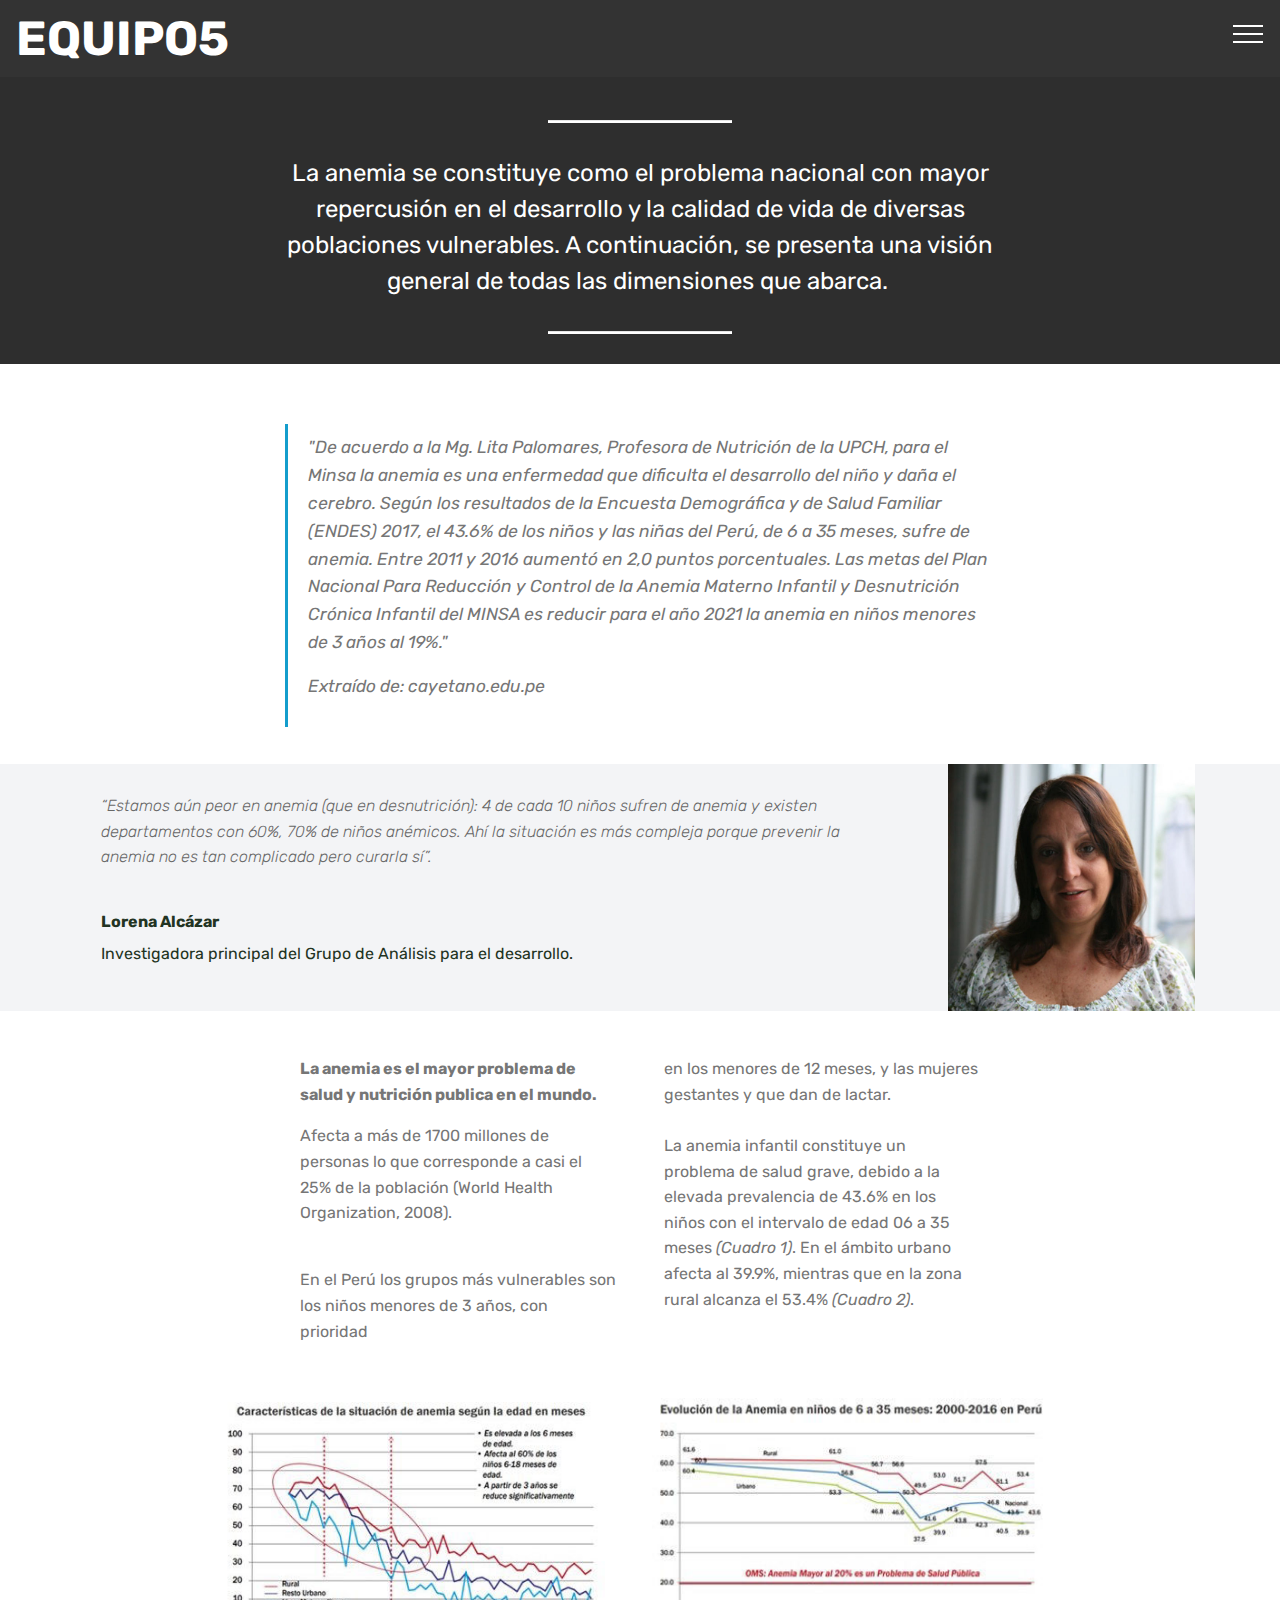
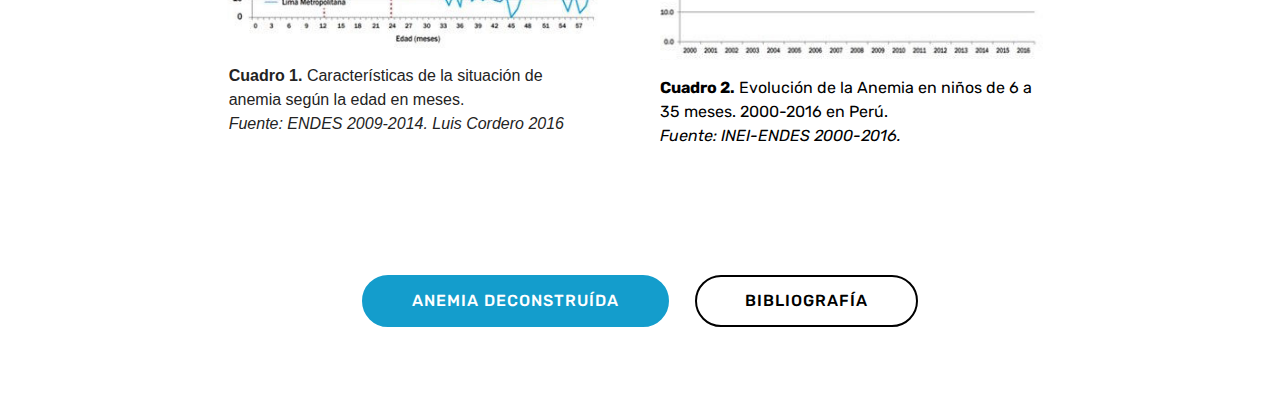
<file: problema.html>
<!DOCTYPE html>
<html >
<head>
  <!-- Site made with Mobirise Website Builder v4.8.6, https://mobirise.com -->
  <meta charset="UTF-8">
  <meta http-equiv="X-UA-Compatible" content="IE=edge">
  <meta name="generator" content="Mobirise v4.8.6, mobirise.com">
  <meta name="viewport" content="width=device-width, initial-scale=1, minimum-scale=1">
  <link rel="shortcut icon" href="assets/images/logo-pucp-version2-negro-soloescudo-128x127.png" type="image/x-icon">
  <meta name="description" content="Site Generator Description">
  <title>Introducción</title>
  <link rel="stylesheet" href="assets/web/assets/mobirise-icons/mobirise-icons.css">
  <link rel="stylesheet" href="assets/tether/tether.min.css">
  <link rel="stylesheet" href="assets/bootstrap/css/bootstrap.min.css">
  <link rel="stylesheet" href="assets/bootstrap/css/bootstrap-grid.min.css">
  <link rel="stylesheet" href="assets/bootstrap/css/bootstrap-reboot.min.css">
  <link rel="stylesheet" href="assets/dropdown/css/style.css">
  <link rel="stylesheet" href="assets/theme/css/style.css">
  <link rel="stylesheet" href="assets/mobirise/css/mbr-additional.css" type="text/css">
  
  
  
</head>
<body>
  <section class="menu cid-qTkzRZLJNu" once="menu" id="menu1-5">

    

    <nav class="navbar navbar-expand beta-menu navbar-dropdown align-items-center navbar-fixed-top collapsed">
        <button class="navbar-toggler navbar-toggler-right" type="button" data-toggle="collapse" data-target="#navbarSupportedContent" aria-controls="navbarSupportedContent" aria-expanded="false" aria-label="Toggle navigation">
            <div class="hamburger">
                <span></span>
                <span></span>
                <span></span>
                <span></span>
            </div>
        </button>
        <div class="menu-logo">
            <div class="navbar-brand">
                
                <span class="navbar-caption-wrap"><a class="navbar-caption text-white display-2" href="index.html">EQUIPO5</a></span>
            </div>
        </div>
        <div class="collapse navbar-collapse" id="navbarSupportedContent">
            <ul class="navbar-nav nav-dropdown nav-right" data-app-modern-menu="true"><li class="nav-item"><a class="nav-link link text-white display-7" href="index.html"><span class="mbri-home mbr-iconfont mbr-iconfont-btn"></span>Inicio</a></li><li class="nav-item"><a class="nav-link link text-white display-7" href="equipo.html"><span class="mbri-user mbr-iconfont mbr-iconfont-btn"></span>El equipo</a></li>
                <li class="nav-item"><a class="nav-link link text-white display-7" href="problema.html"><span class="mbri-info mbr-iconfont mbr-iconfont-btn"></span>Introducción</a></li><li class="nav-item"><a class="nav-link link text-white display-7" href="entregables.html"><span class="mbri-edit mbr-iconfont mbr-iconfont-btn"></span>Entregables</a></li><li class="nav-item"><a class="nav-link link text-white display-7" href="biblio.html"><span class="mbri-pages mbr-iconfont mbr-iconfont-btn"></span>Bibliografía</a></li><li class="nav-item"><a class="nav-link link text-white display-7" href="fuentes.html"><span class="mbri-paperclip mbr-iconfont mbr-iconfont-btn"></span>Desarrollo de fuentes</a></li></ul>
            
        </div>
    </nav>
</section>

<section class="engine"><a href="https://mobirise.info/t">amp template</a></section><section class="mbr-section article content10 cid-r5yy2jb1kN" id="content10-r">
    
     

    <div class="container">
        <div class="inner-container" style="width: 66%;">
            <hr class="line" style="width: 25%;">
            <div class="section-text align-center mbr-white mbr-fonts-style display-5">
                    La anemia se constituye como el problema nacional con mayor repercusión en el desarrollo y la calidad de vida de diversas poblaciones vulnerables. A continuación, se presenta una visión general de todas las dimensiones que abarca.&nbsp;</div>
            <hr class="line" style="width: 25%;">
        </div>
    </div>
</section>

<section class="mbr-section article content1 cid-r5yye0IhQG" id="content2-s">

     

    <div class="container">
        <div class="media-container-row">
            <div class="mbr-text col-12 col-md-8 mbr-fonts-style display-7">
                <blockquote><p>"De acuerdo a la Mg. Lita Palomares, Profesora de Nutrición de la UPCH, para el Minsa la anemia es una enfermedad que dificulta el desarrollo del niño y daña el cerebro. Según los resultados de la Encuesta Demográfica y de Salud Familiar (ENDES) 2017, el 43.6% de los niños y las niñas del Perú, de 6 a 35 meses, sufre de anemia. Entre 2011 y 2016 aumentó en 2,0 puntos porcentuales. Las metas del Plan Nacional Para Reducción y Control de la Anemia Materno Infantil y Desnutrición Crónica Infantil del MINSA es reducir para el año 2021 la anemia en niños menores de 3 años al 19%."</p><p>Extraído de: cayetano.edu.pe</p></blockquote>
            </div>
        </div>
    </div>
</section>

<section class="testimonials3 cid-r5yBEFu27M" id="testimonials3-w">

    

    

    <div class="container">
        <div class="media-container-row">
            <div class="media-content px-3 align-self-center mbr-white py-2">
                <p class="mbr-text testimonial-text mbr-fonts-style display-7">
                   “Estamos aún peor en anemia (que en desnutrición): 4 de cada 10 niños sufren de anemia y existen departamentos con 60%, 70% de niños anémicos. Ahí la situación es más compleja porque prevenir la anemia no es tan complicado pero curarla sí”.</p>
                <p class="mbr-author-name pt-4 mb-2 mbr-fonts-style display-7">
                   Lorena Alcázar</p>
                <p class="mbr-author-desc mbr-fonts-style display-7">
                   Investigadora principal del Grupo de Análisis para el desarrollo.</p>
            </div>

            <div class="mbr-figure pl-lg-5" style="width: 35%;">
              <a href="http://www.grade.org.pe/novedades/lorena-alcazar-a-pesar-del-crecimiento-economico-las-cifras-de-anemia-y-desnutricion-son-relativamente-peores-que-otros-indicadores-del-peru/"><img src="assets/images/proyectop-article-a1c10c5c945843ad9cba74abfdfec221-jpg-650x400-100-3598-650x650.jpg" alt="" title=""></a>
            </div>
        </div>
    </div>
</section>

<section class="mbr-section article content3 cid-r5yyfeFLAy" id="content3-t">
      
     

    <div class="container">
        <div class="media-container-row">
            <div class="row col-12 col-md-8">
                <div class="col-12 col-md-6 pr-lg-4 mbr-text mbr-fonts-style display-7"><p><strong>La anemia es el mayor problema de salud y nutrición publica en el mundo. </strong></p><p>Afecta a más de 1700 millones de personas lo que corresponde a casi el 25% de la población (World Health Organization, 2008).
</p><div><br></div><div>En el Perú los grupos más vulnerables son los niños menores de 3 años, con prioridad</div><p></p></div>
                <div class="col-12 col-md-6 pl-lg-4 mbr-text mbr-fonts-style display-7"><div><span style="font-size: 1rem;">en los menores de 12 meses, y las mujeres gestantes y que dan de lactar.
</span></div><div><span style="font-size: 1rem;"><br></span></div><div><span style="font-size: 1rem;">La anemia infantil constituye un problema de salud grave, debido a la elevada prevalencia de 43.6% en los niños con el intervalo de edad 06 a 35 meses <em>(Cuadro 1)</em>. En el ámbito urbano afecta al 39.9%, mientras que en la zona rural alcanza el 53.4% <em>(Cuadro 2)</em>.&nbsp;</span></div></div>
            </div>
        </div>
    </div>
</section>

<section class="cid-r7fvN6TQJy" id="content13-t">
    
    <div class="container">
            <div class="media-container-row" style="width: 77%;">
                <div class="img-item item1" style="width: 98%;">
                    <img src="assets/images/cuadro-uno-440x272.jpg" alt="" title="">
                    <div class="img-caption">
                        <p class="mbr-fonts-style align-center mbr-black display-7"></p><p><strong>Cuadro 1.</strong> Características de la situación de anemia según la edad en meses.&nbsp;<br><em>Fuente: ENDES 2009-2014. Luis Cordero 2016</em></p><p></p>
                    </div>
                </div>
                <div class="img-item">
                    <img src="assets/images/cuadro-dos-416x265.jpg" alt="" title="">
                    <div class="img-caption">
                        <p class="mbr-fonts-style align-center mbr-black display-7"><strong>Cuadro 2.</strong>&nbsp;Evolución de la Anemia en niños de 6 a 35 meses. 2000-2016 en Perú.&nbsp;<br><em>Fuente: INEI-ENDES 2000-2016.</em></p>
                    </div>
                </div>
            </div>
    </div>
</section>

<section class="mbr-section content8 cid-r5yKVuwMa9" id="content8-11">

    

    <div class="container">
        <div class="media-container-row title">
            <div class="col-12 col-md-8">
                <div class="mbr-section-btn align-center"><a class="btn btn-primary display-4" href="entregables.html">ANEMIA DECONSTRUÍDA</a>
                    <a class="btn btn-black-outline display-4" href="biblio.html">BIBLIOGRAFÍA</a></div>
            </div>
        </div>
    </div>
</section>


  <script src="assets/web/assets/jquery/jquery.min.js"></script>
  <script src="assets/popper/popper.min.js"></script>
  <script src="assets/tether/tether.min.js"></script>
  <script src="assets/bootstrap/js/bootstrap.min.js"></script>
  <script src="assets/smoothscroll/smooth-scroll.js"></script>
  <script src="assets/dropdown/js/script.min.js"></script>
  <script src="assets/touchswipe/jquery.touch-swipe.min.js"></script>
  <script src="assets/theme/js/script.js"></script>
  
  
</body>
</html>
</file>
<file: assets/web/assets/mobirise-icons/mobirise-icons.css>
@font-face {
  font-family: 'MobiriseIcons';
  src:  url('mobirise-icons.eot?spat4u');
  src:  url('mobirise-icons.eot?spat4u#iefix') format('embedded-opentype'),
    url('mobirise-icons.ttf?spat4u') format('truetype'),
    url('mobirise-icons.woff?spat4u') format('woff'),
    url('mobirise-icons.svg?spat4u#MobiriseIcons') format('svg');
  font-weight: normal;
  font-style: normal;
}

[class^="mbri-"], [class*=" mbri-"] {
  /* use !important to prevent issues with browser extensions that change fonts */
  font-family: MobiriseIcons !important;
  speak: none;
  font-style: normal;
  font-weight: normal;
  font-variant: normal;
  text-transform: none;
  line-height: 1;

  /* Better Font Rendering =========== */
  -webkit-font-smoothing: antialiased;
  -moz-osx-font-smoothing: grayscale;
}

.mbri-add-submenu:before {
  content: "\e900";
}
.mbri-alert:before {
  content: "\e901";
}
.mbri-align-center:before {
  content: "\e902";
}
.mbri-align-justify:before {
  content: "\e903";
}
.mbri-align-left:before {
  content: "\e904";
}
.mbri-align-right:before {
  content: "\e905";
}
.mbri-android:before {
  content: "\e906";
}
.mbri-apple:before {
  content: "\e907";
}
.mbri-arrow-down:before {
  content: "\e908";
}
.mbri-arrow-next:before {
  content: "\e909";
}
.mbri-arrow-prev:before {
  content: "\e90a";
}
.mbri-arrow-up:before {
  content: "\e90b";
}
.mbri-bold:before {
  content: "\e90c";
}
.mbri-bookmark:before {
  content: "\e90d";
}
.mbri-bootstrap:before {
  content: "\e90e";
}
.mbri-briefcase:before {
  content: "\e90f";
}
.mbri-browse:before {
  content: "\e910";
}
.mbri-bulleted-list:before {
  content: "\e911";
}
.mbri-calendar:before {
  content: "\e912";
}
.mbri-camera:before {
  content: "\e913";
}
.mbri-cart-add:before {
  content: "\e914";
}
.mbri-cart-full:before {
  content: "\e915";
}
.mbri-cash:before {
  content: "\e916";
}
.mbri-change-style:before {
  content: "\e917";
}
.mbri-chat:before {
  content: "\e918";
}
.mbri-clock:before {
  content: "\e919";
}
.mbri-close:before {
  content: "\e91a";
}
.mbri-cloud:before {
  content: "\e91b";
}
.mbri-code:before {
  content: "\e91c";
}
.mbri-contact-form:before {
  content: "\e91d";
}
.mbri-credit-card:before {
  content: "\e91e";
}
.mbri-cursor-click:before {
  content: "\e91f";
}
.mbri-cust-feedback:before {
  content: "\e920";
}
.mbri-database:before {
  content: "\e921";
}
.mbri-delivery:before {
  content: "\e922";
}
.mbri-desktop:before {
  content: "\e923";
}
.mbri-devices:before {
  content: "\e924";
}
.mbri-down:before {
  content: "\e925";
}
.mbri-download:before {
  content: "\e989";
}
.mbri-drag-n-drop:before {
  content: "\e927";
}
.mbri-drag-n-drop2:before {
  content: "\e928";
}
.mbri-edit:before {
  content: "\e929";
}
.mbri-edit2:before {
  content: "\e92a";
}
.mbri-error:before {
  content: "\e92b";
}
.mbri-extension:before {
  content: "\e92c";
}
.mbri-features:before {
  content: "\e92d";
}
.mbri-file:before {
  content: "\e92e";
}
.mbri-flag:before {
  content: "\e92f";
}
.mbri-folder:before {
  content: "\e930";
}
.mbri-gift:before {
  content: "\e931";
}
.mbri-github:before {
  content: "\e932";
}
.mbri-globe:before {
  content: "\e933";
}
.mbri-globe-2:before {
  content: "\e934";
}
.mbri-growing-chart:before {
  content: "\e935";
}
.mbri-hearth:before {
  content: "\e936";
}
.mbri-help:before {
  content: "\e937";
}
.mbri-home:before {
  content: "\e938";
}
.mbri-hot-cup:before {
  content: "\e939";
}
.mbri-idea:before {
  content: "\e93a";
}
.mbri-image-gallery:before {
  content: "\e93b";
}
.mbri-image-slider:before {
  content: "\e93c";
}
.mbri-info:before {
  content: "\e93d";
}
.mbri-italic:before {
  content: "\e93e";
}
.mbri-key:before {
  content: "\e93f";
}
.mbri-laptop:before {
  content: "\e940";
}
.mbri-layers:before {
  content: "\e941";
}
.mbri-left-right:before {
  content: "\e942";
}
.mbri-left:before {
  content: "\e943";
}
.mbri-letter:before {
  content: "\e944";
}
.mbri-like:before {
  content: "\e945";
}
.mbri-link:before {
  content: "\e946";
}
.mbri-lock:before {
  content: "\e947";
}
.mbri-login:before {
  content: "\e948";
}
.mbri-logout:before {
  content: "\e949";
}
.mbri-magic-stick:before {
  content: "\e94a";
}
.mbri-map-pin:before {
  content: "\e94b";
}
.mbri-menu:before {
  content: "\e94c";
}
.mbri-mobile:before {
  content: "\e94d";
}
.mbri-mobile2:before {
  content: "\e94e";
}
.mbri-mobirise:before {
  content: "\e94f";
}
.mbri-more-horizontal:before {
  content: "\e950";
}
.mbri-more-vertical:before {
  content: "\e951";
}
.mbri-music:before {
  content: "\e952";
}
.mbri-new-file:before {
  content: "\e953";
}
.mbri-numbered-list:before {
  content: "\e954";
}
.mbri-opened-folder:before {
  content: "\e955";
}
.mbri-pages:before {
  content: "\e956";
}
.mbri-paper-plane:before {
  content: "\e957";
}
.mbri-paperclip:before {
  content: "\e958";
}
.mbri-photo:before {
  content: "\e959";
}
.mbri-photos:before {
  content: "\e95a";
}
.mbri-pin:before {
  content: "\e95b";
}
.mbri-play:before {
  content: "\e95c";
}
.mbri-plus:before {
  content: "\e95d";
}
.mbri-preview:before {
  content: "\e95e";
}
.mbri-print:before {
  content: "\e95f";
}
.mbri-protect:before {
  content: "\e960";
}
.mbri-question:before {
  content: "\e961";
}
.mbri-quote-left:before {
  content: "\e962";
}
.mbri-quote-right:before {
  content: "\e963";
}
.mbri-refresh:before {
  content: "\e964";
}
.mbri-responsive:before {
  content: "\e965";
}
.mbri-right:before {
  content: "\e966";
}
.mbri-rocket:before {
  content: "\e967";
}
.mbri-sad-face:before {
  content: "\e968";
}
.mbri-sale:before {
  content: "\e969";
}
.mbri-save:before {
  content: "\e96a";
}
.mbri-search:before {
  content: "\e96b";
}
.mbri-setting:before {
  content: "\e96c";
}
.mbri-setting2:before {
  content: "\e96d";
}
.mbri-setting3:before {
  content: "\e96e";
}
.mbri-share:before {
  content: "\e96f";
}
.mbri-shopping-bag:before {
  content: "\e970";
}
.mbri-shopping-basket:before {
  content: "\e971";
}
.mbri-shopping-cart:before {
  content: "\e972";
}
.mbri-sites:before {
  content: "\e973";
}
.mbri-smile-face:before {
  content: "\e974";
}
.mbri-speed:before {
  content: "\e975";
}
.mbri-star:before {
  content: "\e976";
}
.mbri-success:before {
  content: "\e977";
}
.mbri-sun:before {
  content: "\e978";
}
.mbri-sun2:before {
  content: "\e979";
}
.mbri-tablet:before {
  content: "\e97a";
}
.mbri-tablet-vertical:before {
  content: "\e97b";
}
.mbri-target:before {
  content: "\e97c";
}
.mbri-timer:before {
  content: "\e97d";
}
.mbri-to-ftp:before {
  content: "\e97e";
}
.mbri-to-local-drive:before {
  content: "\e97f";
}
.mbri-touch-swipe:before {
  content: "\e980";
}
.mbri-touch:before {
  content: "\e981";
}
.mbri-trash:before {
  content: "\e982";
}
.mbri-underline:before {
  content: "\e983";
}
.mbri-unlink:before {
  content: "\e984";
}
.mbri-unlock:before {
  content: "\e985";
}
.mbri-up-down:before {
  content: "\e986";
}
.mbri-up:before {
  content: "\e987";
}
.mbri-update:before {
  content: "\e988";
}
.mbri-upload:before {
 content: "\e926"; 
}
.mbri-user:before {
  content: "\e98a";
}
.mbri-user2:before {
  content: "\e98b";
}
.mbri-users:before {
  content: "\e98c";
}
.mbri-video:before {
  content: "\e98d";
}
.mbri-video-play:before {
  content: "\e98e";
}
.mbri-watch:before {
  content: "\e98f";
}
.mbri-website-theme:before {
  content: "\e990";
}
.mbri-wifi:before {
  content: "\e991";
}
.mbri-windows:before {
  content: "\e992";
}
.mbri-zoom-out:before {
  content: "\e993";
}
.mbri-redo:before {
  content: "\e994";
}
.mbri-undo:before {
  content: "\e995";
}
</file>
<file: assets/dropdown/css/style.css>
.navbar-dropdown {
  left: 0;
  padding: 0;
  position: absolute;
  right: 0;
  top: 0;
  transition: all 0.45s ease;
  z-index: 1030;
  background: #282828; }
  .navbar-dropdown .navbar-logo {
    margin-right: 0.8rem;
    transition: margin 0.3s ease-in-out;
    vertical-align: middle; }
    .navbar-dropdown .navbar-logo img {
      height: 3.125rem;
      transition: all 0.3s ease-in-out; }
    .navbar-dropdown .navbar-logo.mbr-iconfont {
      font-size: 3.125rem;
      line-height: 3.125rem; }
  .navbar-dropdown .navbar-caption {
    font-weight: 700;
    white-space: normal;
    vertical-align: -4px;
    line-height: 3.125rem !important; }
    .navbar-dropdown .navbar-caption, .navbar-dropdown .navbar-caption:hover {
      color: inherit;
      text-decoration: none; }
  .navbar-dropdown .mbr-iconfont + .navbar-caption {
    vertical-align: -1px; }
  .navbar-dropdown.navbar-fixed-top {
    position: fixed; }
  .navbar-dropdown .navbar-brand span {
    vertical-align: -4px; }
  .navbar-dropdown.bg-color.transparent {
    background: none; }
  .navbar-dropdown.navbar-short .navbar-brand {
    padding: 0.625rem 0; }
    .navbar-dropdown.navbar-short .navbar-brand span {
      vertical-align: -1px; }
  .navbar-dropdown.navbar-short .navbar-caption {
    line-height: 2.375rem !important;
    vertical-align: -2px; }
  .navbar-dropdown.navbar-short .navbar-logo {
    margin-right: 0.5rem; }
    .navbar-dropdown.navbar-short .navbar-logo img {
      height: 2.375rem; }
    .navbar-dropdown.navbar-short .navbar-logo.mbr-iconfont {
      font-size: 2.375rem;
      line-height: 2.375rem; }
  .navbar-dropdown.navbar-short .mbr-table-cell {
    height: 3.625rem; }
  .navbar-dropdown .navbar-close {
    left: 0.6875rem;
    position: fixed;
    top: 0.75rem;
    z-index: 1000; }
  .navbar-dropdown .hamburger-icon {
    content: "";
    display: inline-block;
    vertical-align: middle;
    width: 16px;
    -webkit-box-shadow: 0 -6px 0 1px #282828,0 0 0 1px #282828,0 6px 0 1px #282828;
    -moz-box-shadow: 0 -6px 0 1px #282828,0 0 0 1px #282828,0 6px 0 1px #282828;
    box-shadow: 0 -6px 0 1px #282828,0 0 0 1px #282828,0 6px 0 1px #282828; }

.dropdown-menu .dropdown-toggle[data-toggle="dropdown-submenu"]::after {
  border-bottom: 0.35em solid transparent;
  border-left: 0.35em solid;
  border-right: 0;
  border-top: 0.35em solid transparent;
  margin-left: 0.3rem; }

.dropdown-menu .dropdown-item:focus {
  outline: 0; }

.nav-dropdown {
  font-size: 0.75rem;
  font-weight: 500;
  height: auto !important; }
  .nav-dropdown .nav-btn {
    padding-left: 1rem; }
  .nav-dropdown .link {
    margin: .667em 1.667em;
    font-weight: 500;
    padding: 0;
    transition: color .2s ease-in-out; }
    .nav-dropdown .link.dropdown-toggle {
      margin-right: 2.583em; }
      .nav-dropdown .link.dropdown-toggle::after {
        margin-left: .25rem;
        border-top: 0.35em solid;
        border-right: 0.35em solid transparent;
        border-left: 0.35em solid transparent;
        border-bottom: 0; }
      .nav-dropdown .link.dropdown-toggle[aria-expanded="true"] {
        margin: 0;
        padding: 0.667em 3.263em  0.667em 1.667em; }
  .nav-dropdown .link::after,
  .nav-dropdown .dropdown-item::after {
    color: inherit; }
  .nav-dropdown .btn {
    font-size: 0.75rem;
    font-weight: 700;
    letter-spacing: 0;
    margin-bottom: 0;
    padding-left: 1.25rem;
    padding-right: 1.25rem; }
  .nav-dropdown .dropdown-menu {
    border-radius: 0;
    border: 0;
    left: 0;
    margin: 0;
    padding-bottom: 1.25rem;
    padding-top: 1.25rem;
    position: relative; }
  .nav-dropdown .dropdown-submenu {
    margin-left: 0.125rem;
    top: 0; }
  .nav-dropdown .dropdown-item {
    font-weight: 500;
    line-height: 2;
    padding: 0.3846em 4.615em 0.3846em 1.5385em;
    position: relative;
    transition: color .2s ease-in-out, background-color .2s ease-in-out; }
    .nav-dropdown .dropdown-item::after {
      margin-top: -0.3077em;
      position: absolute;
      right: 1.1538em;
      top: 50%; }
    .nav-dropdown .dropdown-item:focus, .nav-dropdown .dropdown-item:hover {
      background: none; }

@media (max-width: 767px) {
  .nav-dropdown.navbar-toggleable-sm {
    bottom: 0;
    display: none;
    left: 0;
    overflow-x: hidden;
    position: fixed;
    top: 0;
    transform: translateX(-100%);
    -ms-transform: translateX(-100%);
    -webkit-transform: translateX(-100%);
    width: 18.75rem;
    z-index: 999; } }
.nav-dropdown.navbar-toggleable-xl {
  bottom: 0;
  display: none;
  left: 0;
  overflow-x: hidden;
  position: fixed;
  top: 0;
  transform: translateX(-100%);
  -ms-transform: translateX(-100%);
  -webkit-transform: translateX(-100%);
  width: 18.75rem;
  z-index: 999; }

.nav-dropdown-sm {
  display: block !important;
  overflow-x: hidden;
  overflow: auto;
  padding-top: 3.875rem; }
  .nav-dropdown-sm::after {
    content: "";
    display: block;
    height: 3rem;
    width: 100%; }
  .nav-dropdown-sm.collapse.in ~ .navbar-close {
    display: block !important; }
  .nav-dropdown-sm.collapsing, .nav-dropdown-sm.collapse.in {
    transform: translateX(0);
    -ms-transform: translateX(0);
    -webkit-transform: translateX(0);
    transition: all 0.25s ease-out;
    -webkit-transition: all 0.25s ease-out;
    background: #282828; }
  .nav-dropdown-sm.collapsing[aria-expanded="false"] {
    transform: translateX(-100%);
    -ms-transform: translateX(-100%);
    -webkit-transform: translateX(-100%); }
  .nav-dropdown-sm .nav-item {
    display: block;
    margin-left: 0 !important;
    padding-left: 0; }
  .nav-dropdown-sm .link,
  .nav-dropdown-sm .dropdown-item {
    border-top: 1px dotted rgba(255, 255, 255, 0.1);
    font-size: 0.8125rem;
    line-height: 1.6;
    margin: 0 !important;
    padding: 0.875rem 2.4rem 0.875rem 1.5625rem !important;
    position: relative;
    white-space: normal; }
    .nav-dropdown-sm .link:focus, .nav-dropdown-sm .link:hover,
    .nav-dropdown-sm .dropdown-item:focus,
    .nav-dropdown-sm .dropdown-item:hover {
      background: rgba(0, 0, 0, 0.2) !important;
      color: #c0a375; }
  .nav-dropdown-sm .nav-btn {
    position: relative;
    padding: 1.5625rem 1.5625rem 0 1.5625rem; }
    .nav-dropdown-sm .nav-btn::before {
      border-top: 1px dotted rgba(255, 255, 255, 0.1);
      content: "";
      left: 0;
      position: absolute;
      top: 0;
      width: 100%; }
    .nav-dropdown-sm .nav-btn + .nav-btn {
      padding-top: 0.625rem; }
      .nav-dropdown-sm .nav-btn + .nav-btn::before {
        display: none; }
  .nav-dropdown-sm .btn {
    padding: 0.625rem 0; }
  .nav-dropdown-sm .dropdown-toggle[data-toggle="dropdown-submenu"]::after {
    margin-left: .25rem;
    border-top: 0.35em solid;
    border-right: 0.35em solid transparent;
    border-left: 0.35em solid transparent;
    border-bottom: 0; }
  .nav-dropdown-sm .dropdown-toggle[data-toggle="dropdown-submenu"][aria-expanded="true"]::after {
    border-top: 0;
    border-right: 0.35em solid transparent;
    border-left: 0.35em solid transparent;
    border-bottom: 0.35em solid; }
  .nav-dropdown-sm .dropdown-menu {
    margin: 0;
    padding: 0;
    position: relative;
    top: 0;
    left: 0;
    width: 100%;
    border: 0;
    float: none;
    border-radius: 0;
    background: none; }
  .nav-dropdown-sm .dropdown-submenu {
    left: 100%;
    margin-left: 0.125rem;
    margin-top: -1.25rem;
    top: 0; }

.navbar-toggleable-sm .nav-dropdown .dropdown-menu {
  position: absolute; }

.navbar-toggleable-sm .nav-dropdown .dropdown-submenu {
  left: 100%;
  margin-left: 0.125rem;
  margin-top: -1.25rem;
  top: 0; }

.navbar-toggleable-sm.opened .nav-dropdown .dropdown-menu {
  position: relative; }

.navbar-toggleable-sm.opened .nav-dropdown .dropdown-submenu {
  left: 0;
  margin-left: 00rem;
  margin-top: 0rem;
  top: 0; }

.is-builder .nav-dropdown.collapsing {
  transition: none !important; }

/*# sourceMappingURL=style.css.map */
</file>
<file: assets/socicon/css/styles.css>
@charset "UTF-8";

@font-face {
  font-family: "socicon";
  src:url("../fonts/socicon.eot");
  src:url("../fonts/socicon.eot?#iefix") format("embedded-opentype"),
    url("../fonts/socicon.woff") format("woff"),
    url("../fonts/socicon.ttf") format("truetype"),
    url("../fonts/socicon.svg#socicon") format("svg");
  font-weight: normal;
  font-style: normal;

}

[data-icon]:before {
  font-family: "socicon" !important;
  content: attr(data-icon);
  font-style: normal !important;
  font-weight: normal !important;
  font-variant: normal !important;
  text-transform: none !important;
  speak: none;
  line-height: 1;
  -webkit-font-smoothing: antialiased;
  -moz-osx-font-smoothing: grayscale;
}

[class^="socicon-"]:before,
[class*=" socicon-"]:before {
  font-family: "socicon" !important;
  font-style: normal !important;
  font-weight: normal !important;
  font-variant: normal !important;
  text-transform: none !important;
  speak: none;
  line-height: 1;
  -webkit-font-smoothing: antialiased;
  -moz-osx-font-smoothing: grayscale;
}

.socicon-modelmayhem:before {
  content: "\e000";
}
.socicon-mixcloud:before {
  content: "\e001";
}
.socicon-drupal:before {
  content: "\e002";
}
.socicon-swarm:before {
  content: "\e003";
}
.socicon-istock:before {
  content: "\e004";
}
.socicon-yammer:before {
  content: "\e005";
}
.socicon-ello:before {
  content: "\e006";
}
.socicon-stackoverflow:before {
  content: "\e007";
}
.socicon-persona:before {
  content: "\e008";
}
.socicon-triplej:before {
  content: "\e009";
}
.socicon-houzz:before {
  content: "\e00a";
}
.socicon-rss:before {
  content: "\e00b";
}
.socicon-paypal:before {
  content: "\e00c";
}
.socicon-odnoklassniki:before {
  content: "\e00d";
}
.socicon-airbnb:before {
  content: "\e00e";
}
.socicon-periscope:before {
  content: "\e00f";
}
.socicon-outlook:before {
  content: "\e010";
}
.socicon-coderwall:before {
  content: "\e011";
}
.socicon-tripadvisor:before {
  content: "\e012";
}
.socicon-appnet:before {
  content: "\e013";
}
.socicon-goodreads:before {
  content: "\e014";
}
.socicon-tripit:before {
  content: "\e015";
}
.socicon-lanyrd:before {
  content: "\e016";
}
.socicon-slideshare:before {
  content: "\e017";
}
.socicon-buffer:before {
  content: "\e018";
}
.socicon-disqus:before {
  content: "\e019";
}
.socicon-vkontakte:before {
  content: "\e01a";
}
.socicon-whatsapp:before {
  content: "\e01b";
}
.socicon-patreon:before {
  content: "\e01c";
}
.socicon-storehouse:before {
  content: "\e01d";
}
.socicon-pocket:before {
  content: "\e01e";
}
.socicon-mail:before {
  content: "\e01f";
}
.socicon-blogger:before {
  content: "\e020";
}
.socicon-technorati:before {
  content: "\e021";
}
.socicon-reddit:before {
  content: "\e022";
}
.socicon-dribbble:before {
  content: "\e023";
}
.socicon-stumbleupon:before {
  content: "\e024";
}
.socicon-digg:before {
  content: "\e025";
}
.socicon-envato:before {
  content: "\e026";
}
.socicon-behance:before {
  content: "\e027";
}
.socicon-delicious:before {
  content: "\e028";
}
.socicon-deviantart:before {
  content: "\e029";
}
.socicon-forrst:before {
  content: "\e02a";
}
.socicon-play:before {
  content: "\e02b";
}
.socicon-zerply:before {
  content: "\e02c";
}
.socicon-wikipedia:before {
  content: "\e02d";
}
.socicon-apple:before {
  content: "\e02e";
}
.socicon-flattr:before {
  content: "\e02f";
}
.socicon-github:before {
  content: "\e030";
}
.socicon-renren:before {
  content: "\e031";
}
.socicon-friendfeed:before {
  content: "\e032";
}
.socicon-newsvine:before {
  content: "\e033";
}
.socicon-identica:before {
  content: "\e034";
}
.socicon-bebo:before {
  content: "\e035";
}
.socicon-zynga:before {
  content: "\e036";
}
.socicon-steam:before {
  content: "\e037";
}
.socicon-xbox:before {
  content: "\e038";
}
.socicon-windows:before {
  content: "\e039";
}
.socicon-qq:before {
  content: "\e03a";
}
.socicon-douban:before {
  content: "\e03b";
}
.socicon-meetup:before {
  content: "\e03c";
}
.socicon-playstation:before {
  content: "\e03d";
}
.socicon-android:before {
  content: "\e03e";
}
.socicon-snapchat:before {
  content: "\e03f";
}
.socicon-twitter:before {
  content: "\e040";
}
.socicon-facebook:before {
  content: "\e041";
}
.socicon-googleplus:before {
  content: "\e042";
}
.socicon-pinterest:before {
  content: "\e043";
}
.socicon-foursquare:before {
  content: "\e044";
}
.socicon-yahoo:before {
  content: "\e045";
}
.socicon-skype:before {
  content: "\e046";
}
.socicon-yelp:before {
  content: "\e047";
}
.socicon-feedburner:before {
  content: "\e048";
}
.socicon-linkedin:before {
  content: "\e049";
}
.socicon-viadeo:before {
  content: "\e04a";
}
.socicon-xing:before {
  content: "\e04b";
}
.socicon-myspace:before {
  content: "\e04c";
}
.socicon-soundcloud:before {
  content: "\e04d";
}
.socicon-spotify:before {
  content: "\e04e";
}
.socicon-grooveshark:before {
  content: "\e04f";
}
.socicon-lastfm:before {
  content: "\e050";
}
.socicon-youtube:before {
  content: "\e051";
}
.socicon-vimeo:before {
  content: "\e052";
}
.socicon-dailymotion:before {
  content: "\e053";
}
.socicon-vine:before {
  content: "\e054";
}
.socicon-flickr:before {
  content: "\e055";
}
.socicon-500px:before {
  content: "\e056";
}
.socicon-wordpress:before {
  content: "\e058";
}
.socicon-tumblr:before {
  content: "\e059";
}
.socicon-twitch:before {
  content: "\e05a";
}
.socicon-8tracks:before {
  content: "\e05b";
}
.socicon-amazon:before {
  content: "\e05c";
}
.socicon-icq:before {
  content: "\e05d";
}
.socicon-smugmug:before {
  content: "\e05e";
}
.socicon-ravelry:before {
  content: "\e05f";
}
.socicon-weibo:before {
  content: "\e060";
}
.socicon-baidu:before {
  content: "\e061";
}
.socicon-angellist:before {
  content: "\e062";
}
.socicon-ebay:before {
  content: "\e063";
}
.socicon-imdb:before {
  content: "\e064";
}
.socicon-stayfriends:before {
  content: "\e065";
}
.socicon-residentadvisor:before {
  content: "\e066";
}
.socicon-google:before {
  content: "\e067";
}
.socicon-yandex:before {
  content: "\e068";
}
.socicon-sharethis:before {
  content: "\e069";
}
.socicon-bandcamp:before {
  content: "\e06a";
}
.socicon-itunes:before {
  content: "\e06b";
}
.socicon-deezer:before {
  content: "\e06c";
}
.socicon-telegram:before {
  content: "\e06e";
}
.socicon-openid:before {
  content: "\e06f";
}
.socicon-amplement:before {
  content: "\e070";
}
.socicon-viber:before {
  content: "\e071";
}
.socicon-zomato:before {
  content: "\e072";
}
.socicon-draugiem:before {
  content: "\e074";
}
.socicon-endomodo:before {
  content: "\e075";
}
.socicon-filmweb:before {
  content: "\e076";
}
.socicon-stackexchange:before {
  content: "\e077";
}
.socicon-wykop:before {
  content: "\e078";
}
.socicon-teamspeak:before {
  content: "\e079";
}
.socicon-teamviewer:before {
  content: "\e07a";
}
.socicon-ventrilo:before {
  content: "\e07b";
}
.socicon-younow:before {
  content: "\e07c";
}
.socicon-raidcall:before {
  content: "\e07d";
}
.socicon-mumble:before {
  content: "\e07e";
}
.socicon-medium:before {
  content: "\e06d";
}
.socicon-bebee:before {
  content: "\e07f";
}
.socicon-hitbox:before {
  content: "\e080";
}
.socicon-reverbnation:before {
  content: "\e081";
}
.socicon-formulr:before {
  content: "\e082";
}
.socicon-instagram:before {
  content: "\e057";
}
.socicon-battlenet:before {
  content: "\e083";
}
.socicon-chrome:before {
  content: "\e084";
}
.socicon-discord:before {
  content: "\e086";
}
.socicon-issuu:before {
  content: "\e087";
}
.socicon-macos:before {
  content: "\e088";
}
.socicon-firefox:before {
  content: "\e089";
}
.socicon-opera:before {
  content: "\e08d";
}
.socicon-keybase:before {
  content: "\e090";
}
.socicon-alliance:before {
  content: "\e091";
}
.socicon-livejournal:before {
  content: "\e092";
}
.socicon-googlephotos:before {
  content: "\e093";
}
.socicon-horde:before {
  content: "\e094";
}
.socicon-etsy:before {
  content: "\e095";
}
.socicon-zapier:before {
  content: "\e096";
}
.socicon-google-scholar:before {
  content: "\e097";
}
.socicon-researchgate:before {
  content: "\e098";
}
.socicon-wechat:before {
  content: "\e099";
}
.socicon-strava:before {
  content: "\e09a";
}
.socicon-line:before {
  content: "\e09b";
}
.socicon-lyft:before {
  content: "\e09c";
}
.socicon-uber:before {
  content: "\e09d";
}
.socicon-songkick:before {
  content: "\e09e";
}
.socicon-viewbug:before {
  content: "\e09f";
}
.socicon-googlegroups:before {
  content: "\e0a0";
}
.socicon-quora:before {
  content: "\e073";
}
.socicon-diablo:before {
  content: "\e085";
}
.socicon-blizzard:before {
  content: "\e0a1";
}
.socicon-hearthstone:before {
  content: "\e08b";
}
.socicon-heroes:before {
  content: "\e08a";
}
.socicon-overwatch:before {
  content: "\e08c";
}
.socicon-warcraft:before {
  content: "\e08e";
}
.socicon-starcraft:before {
  content: "\e08f";
}
.socicon-beam:before {
  content: "\e0a2";
}
.socicon-curse:before {
  content: "\e0a3";
}
.socicon-player:before {
  content: "\e0a4";
}
.socicon-streamjar:before {
  content: "\e0a5";
}
.socicon-nintendo:before {
  content: "\e0a6";
}
.socicon-hellocoton:before {
  content: "\e0a7";
}
</file>
<file: assets/theme/css/style.css>
/*!
 * Mobirise v4 theme (https://mobirise.com/)
 * Copyright 2017 Mobirise
 */section{background-color:#eeeeee}section,.container,.container-fluid{position:relative;word-wrap:break-word}a.mbr-iconfont:hover{text-decoration:none}.article .lead p,.article .lead ul,.article .lead ol,.article .lead pre,.article .lead blockquote{margin-bottom:0}a{font-style:normal;font-weight:400;cursor:pointer}a,a:hover{text-decoration:none}figure{margin-bottom:0}body{color:#232323}h1,h2,h3,h4,h5,h6,.h1,.h2,.h3,.h4,.h5,.h6,.display-1,.display-2,.display-3,.display-4{line-height:1;word-break:break-word;word-wrap:break-word}b,strong{font-weight:bold}blockquote{padding:10px 0 10px 20px;position:relative;border-left:2px solid;border-color:#ff3366}input:-webkit-autofill,input:-webkit-autofill:hover,input:-webkit-autofill:focus,input:-webkit-autofill:active{transition-delay:9999s;transition-property:background-color, color}textarea[type="hidden"]{display:none}body{position:relative}section{background-position:50% 50%;background-repeat:no-repeat;background-size:cover}section .mbr-background-video,section .mbr-background-video-preview{position:absolute;bottom:0;left:0;right:0;top:0}.hidden{visibility:hidden}.mbr-z-index20{z-index:20}/*! Base colors */.mbr-white{color:#ffffff}.mbr-black{color:#000000}.mbr-bg-white{background-color:#ffffff}.mbr-bg-black{background-color:#000000}/*! Text-aligns */.align-left{text-align:left}.align-center{text-align:center}.align-right{text-align:right}@media (max-width: 767px){.align-left,.align-center,.align-right,.mbr-section-btn,.mbr-section-title{text-align:center}}/*! Font-weight  */.mbr-light{font-weight:300}.mbr-regular{font-weight:400}.mbr-semibold{font-weight:500}.mbr-bold{font-weight:700}/*! Media  */.media-size-item{-webkit-flex:1 1 auto;-moz-flex:1 1 auto;-ms-flex:1 1 auto;-o-flex:1 1 auto;flex:1 1 auto}.media-content{-webkit-flex-basis:100%;flex-basis:100%}.media-container-row{display:-ms-flexbox;display:-webkit-flex;display:flex;-webkit-flex-direction:row;-ms-flex-direction:row;flex-direction:row;-webkit-flex-wrap:wrap;-ms-flex-wrap:wrap;flex-wrap:wrap;-webkit-justify-content:center;-ms-flex-pack:center;justify-content:center;-webkit-align-content:center;-ms-flex-line-pack:center;align-content:center;-webkit-align-items:start;-ms-flex-align:start;align-items:start}.media-container-row .media-size-item{width:400px}.media-container-column{display:-ms-flexbox;display:-webkit-flex;display:flex;-webkit-flex-direction:column;-ms-flex-direction:column;flex-direction:column;-webkit-flex-wrap:wrap;-ms-flex-wrap:wrap;flex-wrap:wrap;-webkit-justify-content:center;-ms-flex-pack:center;justify-content:center;-webkit-align-content:center;-ms-flex-line-pack:center;align-content:center;-webkit-align-items:stretch;-ms-flex-align:stretch;align-items:stretch}.media-container-column>*{width:100%}@media (min-width: 992px){.media-container-row{-webkit-flex-wrap:nowrap;-ms-flex-wrap:nowrap;flex-wrap:nowrap}}figure{overflow:hidden}figure[mbr-media-size]{transition:width 0.1s}.mbr-figure img,.mbr-figure iframe{display:block;width:100%}.card{background-color:transparent;border:none}.card-img{text-align:center;flex-shrink:0;-webkit-flex-shrink:0}.media{max-width:100%;margin:0 auto}.mbr-figure{-ms-flex-item-align:center;-ms-grid-row-align:center;-webkit-align-self:center;align-self:center}.media-container>div{max-width:100%}.mbr-figure img,.card-img img{width:100%}@media (max-width: 991px){.media-size-item{width:auto !important}.media{width:auto}.mbr-figure{width:100% !important}}/*! Buttons */.mbr-section-btn{margin-left:-.25rem;margin-right:-.25rem;font-size:0}nav .mbr-section-btn{margin-left:0rem;margin-right:0rem}/*! Btn icon margin */.btn .mbr-iconfont,.btn.btn-sm .mbr-iconfont{cursor:pointer;margin-right:0.5rem}.btn.btn-md .mbr-iconfont,.btn.btn-md .mbr-iconfont{margin-right:0.8rem}.mbr-regular{font-weight:400}.mbr-semibold{font-weight:500}.mbr-bold{font-weight:700}[type="submit"]{-webkit-appearance:none}/*! Full-screen */.mbr-fullscreen .mbr-overlay{min-height:100vh}.mbr-fullscreen{display:flex;display:-webkit-flex;display:-moz-flex;display:-ms-flex;display:-o-flex;align-items:center;-webkit-align-items:center;min-height:100vh;padding-top:3rem;padding-bottom:3rem}/*! Map */.map{height:25rem;position:relative}.map iframe{width:100%;height:100%}.form-asterisk{font-family:initial;position:absolute;top:-2px;font-weight:normal}/*! Scroll to top arrow */.mbr-arrow-up{bottom:25px;right:90px;position:fixed;text-align:right;z-index:5000;color:#ffffff;font-size:32px;transform:rotate(180deg);-webkit-transform:rotate(180deg)}.mbr-arrow-up a{background:rgba(0,0,0,0.2);border-radius:3px;color:#fff;display:inline-block;height:60px;width:60px;outline-style:none !important;position:relative;text-decoration:none;transition:all .3s ease-in-out;cursor:pointer;text-align:center}.mbr-arrow-up a:hover{background-color:rgba(0,0,0,0.4)}.mbr-arrow-up a i{line-height:60px}.mbr-arrow-up-icon{display:block;color:#fff}.mbr-arrow-up-icon::before{content:"\203a";display:inline-block;font-family:serif;font-size:32px;line-height:1;font-style:normal;position:relative;top:6px;left:-4px;-webkit-transform:rotate(-90deg);transform:rotate(-90deg)}/*! Arrow Down */.mbr-arrow{position:absolute;bottom:45px;left:50%;width:60px;height:60px;cursor:pointer;background-color:rgba(80,80,80,0.5);border-radius:50%;-webkit-transform:translateX(-50%);transform:translateX(-50%)}.mbr-arrow>a{display:inline-block;text-decoration:none;outline-style:none;-webkit-animation:arrowdown 1.7s ease-in-out infinite;animation:arrowdown 1.7s ease-in-out infinite}.mbr-arrow>a>i{position:absolute;top:-2px;left:15px;font-size:2rem}@keyframes arrowdown{0%{transform:translateY(0px);-webkit-transform:translateY(0px)}50%{transform:translateY(-5px);-webkit-transform:translateY(-5px)}100%{transform:translateY(0px);-webkit-transform:translateY(0px)}}@-webkit-keyframes arrowdown{0%{transform:translateY(0px);-webkit-transform:translateY(0px)}50%{transform:translateY(-5px);-webkit-transform:translateY(-5px)}100%{transform:translateY(0px);-webkit-transform:translateY(0px)}}@media (max-width: 500px){.mbr-arrow-up{left:50%;right:auto;transform:translateX(-50%) rotate(180deg);-webkit-transform:translateX(-50%) rotate(180deg)}}@keyframes gradient-animation{from{background-position:0% 100%;animation-timing-function:ease-in-out}to{background-position:100% 0%;animation-timing-function:ease-in-out}}@-webkit-keyframes gradient-animation{from{background-position:0% 100%;animation-timing-function:ease-in-out}to{background-position:100% 0%;animation-timing-function:ease-in-out}}.bg-gradient{background-size:200% 200%;animation:gradient-animation 5s infinite alternate;-webkit-animation:gradient-animation 5s infinite alternate}.menu .navbar-brand{display:-webkit-flex}.menu .navbar-brand span{display:flex;display:-webkit-flex}.menu .navbar-brand .navbar-caption-wrap{display:-webkit-flex}.menu .navbar-brand .navbar-logo img{display:-webkit-flex}@media (min-width: 768px) and (max-width: 991px){.menu .navbar-toggleable-sm .navbar-nav{display:-webkit-box;display:-webkit-flex;display:-ms-flexbox}}@media (min-width: 992px){.menu .navbar-nav.nav-dropdown{display:-webkit-flex}.menu .navbar-toggleable-sm .navbar-collapse{display:-webkit-flex !important}}.navbar{display:-webkit-flex;-webkit-flex-wrap:wrap;-webkit-align-items:center;-webkit-justify-content:space-between}.navbar-collapse{-webkit-flex-basis:100%;-webkit-flex-grow:1;-webkit-align-items:center}.nav-dropdown .link{padding:.667em 1.667em !important;margin:0 !important}.nav{display:-webkit-flex;-webkit-flex-wrap:wrap}.row{display:-webkit-flex;-webkit-flex-wrap:wrap}.justify-content-center{-webkit-justify-content:center}.form-inline{display:-webkit-flex;-webkit-flex-flow:row wrap;-webkit-align-items:center}.card-wrapper{flex:1;-webkit-flex:1}.carousel-control{display:-webkit-flex;-webkit-align-items:center;-webkit-justify-content:center}.carousel-controls{display:-webkit-flex}.media{display:-webkit-flex}
/*# sourceMappingURL=style.css.map */
.engine {
	position: absolute;
	text-indent: -2400px;
	text-align: center;
	padding: 0;
	top: 0;
	left: -2400px;
}
</file>
<file: assets/mobirise/css/mbr-additional.css>
@import url(https://fonts.googleapis.com/css?family=Rubik:300,300i,400,400i,500,500i,700,700i,900,900i);





body {
  font-style: normal;
  line-height: 1.5;
}
.mbr-section-title {
  font-style: normal;
  line-height: 1.2;
}
.mbr-section-subtitle {
  line-height: 1.3;
}
.mbr-text {
  font-style: normal;
  line-height: 1.6;
}
.display-1 {
  font-family: 'Rubik', sans-serif;
  font-size: 4.25rem;
}
.display-1 > .mbr-iconfont {
  font-size: 6.8rem;
}
.display-2 {
  font-family: 'Rubik', sans-serif;
  font-size: 3rem;
}
.display-2 > .mbr-iconfont {
  font-size: 4.8rem;
}
.display-4 {
  font-family: 'Rubik', sans-serif;
  font-size: 1rem;
}
.display-4 > .mbr-iconfont {
  font-size: 1.6rem;
}
.display-5 {
  font-family: 'Rubik', sans-serif;
  font-size: 1.5rem;
}
.display-5 > .mbr-iconfont {
  font-size: 2.4rem;
}
.display-7 {
  font-family: 'Rubik', sans-serif;
  font-size: 1rem;
}
.display-7 > .mbr-iconfont {
  font-size: 1.6rem;
}
/* ---- Fluid typography for mobile devices ---- */
/* 1.4 - font scale ratio ( bootstrap == 1.42857 ) */
/* 100vw - current viewport width */
/* (48 - 20)  48 == 48rem == 768px, 20 == 20rem == 320px(minimal supported viewport) */
/* 0.65 - min scale variable, may vary */
@media (max-width: 768px) {
  .display-1 {
    font-size: 3.4rem;
    font-size: calc( 2.1374999999999997rem + (4.25 - 2.1374999999999997) * ((100vw - 20rem) / (48 - 20)));
    line-height: calc( 1.4 * (2.1374999999999997rem + (4.25 - 2.1374999999999997) * ((100vw - 20rem) / (48 - 20))));
  }
  .display-2 {
    font-size: 2.4rem;
    font-size: calc( 1.7rem + (3 - 1.7) * ((100vw - 20rem) / (48 - 20)));
    line-height: calc( 1.4 * (1.7rem + (3 - 1.7) * ((100vw - 20rem) / (48 - 20))));
  }
  .display-4 {
    font-size: 0.8rem;
    font-size: calc( 1rem + (1 - 1) * ((100vw - 20rem) / (48 - 20)));
    line-height: calc( 1.4 * (1rem + (1 - 1) * ((100vw - 20rem) / (48 - 20))));
  }
  .display-5 {
    font-size: 1.2rem;
    font-size: calc( 1.175rem + (1.5 - 1.175) * ((100vw - 20rem) / (48 - 20)));
    line-height: calc( 1.4 * (1.175rem + (1.5 - 1.175) * ((100vw - 20rem) / (48 - 20))));
  }
}
/* Buttons */
.btn {
  font-weight: 500;
  border-width: 2px;
  font-style: normal;
  letter-spacing: 1px;
  margin: .4rem .8rem;
  white-space: normal;
  -webkit-transition: all 0.3s ease-in-out;
  -moz-transition: all 0.3s ease-in-out;
  transition: all 0.3s ease-in-out;
  display: inline-flex;
  align-items: center;
  justify-content: center;
  word-break: break-word;
  -webkit-align-items: center;
  -webkit-justify-content: center;
  display: -webkit-inline-flex;
  padding: 1rem 3rem;
  border-radius: 3px;
}
.btn-sm {
  font-weight: 500;
  letter-spacing: 1px;
  -webkit-transition: all 0.3s ease-in-out;
  -moz-transition: all 0.3s ease-in-out;
  transition: all 0.3s ease-in-out;
  padding: 0.6rem 1.5rem;
  border-radius: 3px;
}
.btn-md {
  font-weight: 500;
  letter-spacing: 1px;
  margin: .4rem .8rem !important;
  -webkit-transition: all 0.3s ease-in-out;
  -moz-transition: all 0.3s ease-in-out;
  transition: all 0.3s ease-in-out;
  padding: 1rem 3rem;
  border-radius: 3px;
}
.btn-lg {
  font-weight: 500;
  letter-spacing: 1px;
  margin: .4rem .8rem !important;
  -webkit-transition: all 0.3s ease-in-out;
  -moz-transition: all 0.3s ease-in-out;
  transition: all 0.3s ease-in-out;
  padding: 1.2rem 3.2rem;
  border-radius: 3px;
}
.bg-primary {
  background-color: #149dcc !important;
}
.bg-success {
  background-color: #f7ed4a !important;
}
.bg-info {
  background-color: #82786e !important;
}
.bg-warning {
  background-color: #879a9f !important;
}
.bg-danger {
  background-color: #b1a374 !important;
}
.btn-primary,
.btn-primary:active {
  background-color: #149dcc !important;
  border-color: #149dcc !important;
  color: #ffffff !important;
}
.btn-primary:hover,
.btn-primary:focus,
.btn-primary.focus,
.btn-primary.active {
  color: #ffffff !important;
  background-color: #0d6786 !important;
  border-color: #0d6786 !important;
}
.btn-primary.disabled,
.btn-primary:disabled {
  color: #ffffff !important;
  background-color: #0d6786 !important;
  border-color: #0d6786 !important;
}
.btn-secondary,
.btn-secondary:active {
  background-color: #ff3366 !important;
  border-color: #ff3366 !important;
  color: #ffffff !important;
}
.btn-secondary:hover,
.btn-secondary:focus,
.btn-secondary.focus,
.btn-secondary.active {
  color: #ffffff !important;
  background-color: #e50039 !important;
  border-color: #e50039 !important;
}
.btn-secondary.disabled,
.btn-secondary:disabled {
  color: #ffffff !important;
  background-color: #e50039 !important;
  border-color: #e50039 !important;
}
.btn-info,
.btn-info:active {
  background-color: #82786e !important;
  border-color: #82786e !important;
  color: #ffffff !important;
}
.btn-info:hover,
.btn-info:focus,
.btn-info.focus,
.btn-info.active {
  color: #ffffff !important;
  background-color: #59524b !important;
  border-color: #59524b !important;
}
.btn-info.disabled,
.btn-info:disabled {
  color: #ffffff !important;
  background-color: #59524b !important;
  border-color: #59524b !important;
}
.btn-success,
.btn-success:active {
  background-color: #f7ed4a !important;
  border-color: #f7ed4a !important;
  color: #3f3c03 !important;
}
.btn-success:hover,
.btn-success:focus,
.btn-success.focus,
.btn-success.active {
  color: #3f3c03 !important;
  background-color: #eadd0a !important;
  border-color: #eadd0a !important;
}
.btn-success.disabled,
.btn-success:disabled {
  color: #3f3c03 !important;
  background-color: #eadd0a !important;
  border-color: #eadd0a !important;
}
.btn-warning,
.btn-warning:active {
  background-color: #879a9f !important;
  border-color: #879a9f !important;
  color: #ffffff !important;
}
.btn-warning:hover,
.btn-warning:focus,
.btn-warning.focus,
.btn-warning.active {
  color: #ffffff !important;
  background-color: #617479 !important;
  border-color: #617479 !important;
}
.btn-warning.disabled,
.btn-warning:disabled {
  color: #ffffff !important;
  background-color: #617479 !important;
  border-color: #617479 !important;
}
.btn-danger,
.btn-danger:active {
  background-color: #b1a374 !important;
  border-color: #b1a374 !important;
  color: #ffffff !important;
}
.btn-danger:hover,
.btn-danger:focus,
.btn-danger.focus,
.btn-danger.active {
  color: #ffffff !important;
  background-color: #8b7d4e !important;
  border-color: #8b7d4e !important;
}
.btn-danger.disabled,
.btn-danger:disabled {
  color: #ffffff !important;
  background-color: #8b7d4e !important;
  border-color: #8b7d4e !important;
}
.btn-white {
  color: #333333 !important;
}
.btn-white,
.btn-white:active {
  background-color: #ffffff !important;
  border-color: #ffffff !important;
  color: #808080 !important;
}
.btn-white:hover,
.btn-white:focus,
.btn-white.focus,
.btn-white.active {
  color: #808080 !important;
  background-color: #d9d9d9 !important;
  border-color: #d9d9d9 !important;
}
.btn-white.disabled,
.btn-white:disabled {
  color: #808080 !important;
  background-color: #d9d9d9 !important;
  border-color: #d9d9d9 !important;
}
.btn-black,
.btn-black:active {
  background-color: #333333 !important;
  border-color: #333333 !important;
  color: #ffffff !important;
}
.btn-black:hover,
.btn-black:focus,
.btn-black.focus,
.btn-black.active {
  color: #ffffff !important;
  background-color: #0d0d0d !important;
  border-color: #0d0d0d !important;
}
.btn-black.disabled,
.btn-black:disabled {
  color: #ffffff !important;
  background-color: #0d0d0d !important;
  border-color: #0d0d0d !important;
}
.btn-primary-outline,
.btn-primary-outline:active {
  background: none;
  border-color: #0b566f;
  color: #0b566f;
}
.btn-primary-outline:hover,
.btn-primary-outline:focus,
.btn-primary-outline.focus,
.btn-primary-outline.active {
  color: #ffffff;
  background-color: #149dcc;
  border-color: #149dcc;
}
.btn-primary-outline.disabled,
.btn-primary-outline:disabled {
  color: #ffffff !important;
  background-color: #149dcc !important;
  border-color: #149dcc !important;
}
.btn-secondary-outline,
.btn-secondary-outline:active {
  background: none;
  border-color: #cc0033;
  color: #cc0033;
}
.btn-secondary-outline:hover,
.btn-secondary-outline:focus,
.btn-secondary-outline.focus,
.btn-secondary-outline.active {
  color: #ffffff;
  background-color: #ff3366;
  border-color: #ff3366;
}
.btn-secondary-outline.disabled,
.btn-secondary-outline:disabled {
  color: #ffffff !important;
  background-color: #ff3366 !important;
  border-color: #ff3366 !important;
}
.btn-info-outline,
.btn-info-outline:active {
  background: none;
  border-color: #4b453f;
  color: #4b453f;
}
.btn-info-outline:hover,
.btn-info-outline:focus,
.btn-info-outline.focus,
.btn-info-outline.active {
  color: #ffffff;
  background-color: #82786e;
  border-color: #82786e;
}
.btn-info-outline.disabled,
.btn-info-outline:disabled {
  color: #ffffff !important;
  background-color: #82786e !important;
  border-color: #82786e !important;
}
.btn-success-outline,
.btn-success-outline:active {
  background: none;
  border-color: #d2c609;
  color: #d2c609;
}
.btn-success-outline:hover,
.btn-success-outline:focus,
.btn-success-outline.focus,
.btn-success-outline.active {
  color: #3f3c03;
  background-color: #f7ed4a;
  border-color: #f7ed4a;
}
.btn-success-outline.disabled,
.btn-success-outline:disabled {
  color: #3f3c03 !important;
  background-color: #f7ed4a !important;
  border-color: #f7ed4a !important;
}
.btn-warning-outline,
.btn-warning-outline:active {
  background: none;
  border-color: #55666b;
  color: #55666b;
}
.btn-warning-outline:hover,
.btn-warning-outline:focus,
.btn-warning-outline.focus,
.btn-warning-outline.active {
  color: #ffffff;
  background-color: #879a9f;
  border-color: #879a9f;
}
.btn-warning-outline.disabled,
.btn-warning-outline:disabled {
  color: #ffffff !important;
  background-color: #879a9f !important;
  border-color: #879a9f !important;
}
.btn-danger-outline,
.btn-danger-outline:active {
  background: none;
  border-color: #7a6e45;
  color: #7a6e45;
}
.btn-danger-outline:hover,
.btn-danger-outline:focus,
.btn-danger-outline.focus,
.btn-danger-outline.active {
  color: #ffffff;
  background-color: #b1a374;
  border-color: #b1a374;
}
.btn-danger-outline.disabled,
.btn-danger-outline:disabled {
  color: #ffffff !important;
  background-color: #b1a374 !important;
  border-color: #b1a374 !important;
}
.btn-black-outline,
.btn-black-outline:active {
  background: none;
  border-color: #000000;
  color: #000000;
}
.btn-black-outline:hover,
.btn-black-outline:focus,
.btn-black-outline.focus,
.btn-black-outline.active {
  color: #ffffff;
  background-color: #333333;
  border-color: #333333;
}
.btn-black-outline.disabled,
.btn-black-outline:disabled {
  color: #ffffff !important;
  background-color: #333333 !important;
  border-color: #333333 !important;
}
.btn-white-outline,
.btn-white-outline:active,
.btn-white-outline.active {
  background: none;
  border-color: #ffffff;
  color: #ffffff;
}
.btn-white-outline:hover,
.btn-white-outline:focus,
.btn-white-outline.focus {
  color: #333333;
  background-color: #ffffff;
  border-color: #ffffff;
}
.text-primary {
  color: #149dcc !important;
}
.text-secondary {
  color: #ff3366 !important;
}
.text-success {
  color: #f7ed4a !important;
}
.text-info {
  color: #82786e !important;
}
.text-warning {
  color: #879a9f !important;
}
.text-danger {
  color: #b1a374 !important;
}
.text-white {
  color: #ffffff !important;
}
.text-black {
  color: #000000 !important;
}
a.text-primary:hover,
a.text-primary:focus {
  color: #0b566f !important;
}
a.text-secondary:hover,
a.text-secondary:focus {
  color: #cc0033 !important;
}
a.text-success:hover,
a.text-success:focus {
  color: #d2c609 !important;
}
a.text-info:hover,
a.text-info:focus {
  color: #4b453f !important;
}
a.text-warning:hover,
a.text-warning:focus {
  color: #55666b !important;
}
a.text-danger:hover,
a.text-danger:focus {
  color: #7a6e45 !important;
}
a.text-white:hover,
a.text-white:focus {
  color: #b3b3b3 !important;
}
a.text-black:hover,
a.text-black:focus {
  color: #4d4d4d !important;
}
.alert-success {
  background-color: #70c770;
}
.alert-info {
  background-color: #82786e;
}
.alert-warning {
  background-color: #879a9f;
}
.alert-danger {
  background-color: #b1a374;
}
.mbr-section-btn a.btn:not(.btn-form) {
  border-radius: 100px;
}
.mbr-section-btn a.btn:not(.btn-form):hover,
.mbr-section-btn a.btn:not(.btn-form):focus {
  box-shadow: none !important;
}
.mbr-section-btn a.btn:not(.btn-form):hover,
.mbr-section-btn a.btn:not(.btn-form):focus {
  box-shadow: 0 10px 40px 0 rgba(0, 0, 0, 0.2) !important;
  -webkit-box-shadow: 0 10px 40px 0 rgba(0, 0, 0, 0.2) !important;
}
.mbr-gallery-filter li a {
  border-radius: 100px !important;
}
.mbr-gallery-filter li.active .btn {
  background-color: #149dcc;
  border-color: #149dcc;
  color: #ffffff;
}
.mbr-gallery-filter li.active .btn:focus {
  box-shadow: none;
}
.nav-tabs .nav-link {
  border-radius: 100px !important;
}
.btn-form {
  border-radius: 0;
}
.btn-form:hover {
  cursor: pointer;
}
a,
a:hover {
  color: #149dcc;
}
.mbr-plan-header.bg-primary .mbr-plan-subtitle,
.mbr-plan-header.bg-primary .mbr-plan-price-desc {
  color: #b4e6f8;
}
.mbr-plan-header.bg-success .mbr-plan-subtitle,
.mbr-plan-header.bg-success .mbr-plan-price-desc {
  color: #ffffff;
}
.mbr-plan-header.bg-info .mbr-plan-subtitle,
.mbr-plan-header.bg-info .mbr-plan-price-desc {
  color: #beb8b2;
}
.mbr-plan-header.bg-warning .mbr-plan-subtitle,
.mbr-plan-header.bg-warning .mbr-plan-price-desc {
  color: #ced6d8;
}
.mbr-plan-header.bg-danger .mbr-plan-subtitle,
.mbr-plan-header.bg-danger .mbr-plan-price-desc {
  color: #dfd9c6;
}
/* Scroll to top button*/
.scrollToTop_wraper {
  display: none;
}
#scrollToTop a i:before {
  content: '';
  position: absolute;
  height: 40%;
  top: 25%;
  background: #fff;
  width: 2px;
  left: calc(50% - 1px);
}
#scrollToTop a i:after {
  content: '';
  position: absolute;
  display: block;
  border-top: 2px solid #fff;
  border-right: 2px solid #fff;
  width: 40%;
  height: 40%;
  left: 30%;
  bottom: 30%;
  transform: rotate(135deg);
  -webkit-transform: rotate(135deg);
}
/* Others*/
.note-check a[data-value=Rubik] {
  font-style: normal;
}
.mbr-arrow a {
  color: #ffffff;
}
@media (max-width: 767px) {
  .mbr-arrow {
    display: none;
  }
}
.form-control-label {
  position: relative;
  cursor: pointer;
  margin-bottom: .357em;
  padding: 0;
}
.alert {
  color: #ffffff;
  border-radius: 0;
  border: 0;
  font-size: .875rem;
  line-height: 1.5;
  margin-bottom: 1.875rem;
  padding: 1.25rem;
  position: relative;
}
.alert.alert-form::after {
  background-color: inherit;
  bottom: -7px;
  content: "";
  display: block;
  height: 14px;
  left: 50%;
  margin-left: -7px;
  position: absolute;
  transform: rotate(45deg);
  width: 14px;
  -webkit-transform: rotate(45deg);
}
.form-control {
  background-color: #f5f5f5;
  box-shadow: none;
  color: #565656;
  font-family: 'Rubik', sans-serif;
  font-size: 1rem;
  line-height: 1.43;
  min-height: 3.5em;
  padding: 1.07em .5em;
}
.form-control > .mbr-iconfont {
  font-size: 1.6rem;
}
.form-control,
.form-control:focus {
  border: 1px solid #e8e8e8;
}
.form-active .form-control:invalid {
  border-color: red;
}
.mbr-overlay {
  background-color: #000;
  bottom: 0;
  left: 0;
  opacity: .5;
  position: absolute;
  right: 0;
  top: 0;
  z-index: 0;
}
blockquote {
  font-style: italic;
  padding: 10px 0 10px 20px;
  font-size: 1.09rem;
  position: relative;
  border-color: #149dcc;
  border-width: 3px;
}
ul,
ol,
pre,
blockquote {
  margin-bottom: 2.3125rem;
}
pre {
  background: #f4f4f4;
  padding: 10px 24px;
  white-space: pre-wrap;
}
.inactive {
  -webkit-user-select: none;
  -moz-user-select: none;
  -ms-user-select: none;
  user-select: none;
  pointer-events: none;
  -webkit-user-drag: none;
  user-drag: none;
}
.mbr-section__comments .row {
  justify-content: center;
  -webkit-justify-content: center;
}
/* Forms */
.mbr-form .btn {
  margin: .4rem 0;
}
.mbr-form .input-group-btn a.btn {
  border-radius: 100px !important;
}
.mbr-form .input-group-btn a.btn:hover {
  box-shadow: 0 10px 40px 0 rgba(0, 0, 0, 0.2);
}
.mbr-form .input-group-btn button[type="submit"] {
  border-radius: 100px !important;
  padding: 1rem 3rem;
}
.mbr-form .input-group-btn button[type="submit"]:hover {
  box-shadow: 0 10px 40px 0 rgba(0, 0, 0, 0.2);
}
.form2 .form-control {
  border-top-left-radius: 100px;
  border-bottom-left-radius: 100px;
}
.form2 .input-group-btn a.btn {
  border-top-left-radius: 0 !important;
  border-bottom-left-radius: 0 !important;
}
.form2 .input-group-btn button[type="submit"] {
  border-top-left-radius: 0 !important;
  border-bottom-left-radius: 0 !important;
}
.form3 input[type="email"] {
  border-radius: 100px !important;
}
@media (max-width: 349px) {
  .form2 input[type="email"] {
    border-radius: 100px !important;
  }
  .form2 .input-group-btn a.btn {
    border-radius: 100px !important;
  }
  .form2 .input-group-btn button[type="submit"] {
    border-radius: 100px !important;
  }
}
@media (max-width: 767px) {
  .btn {
    font-size: .75rem !important;
  }
  .btn .mbr-iconfont {
    font-size: 1rem !important;
  }
}
/* Social block */
.btn-social {
  font-size: 20px;
  border-radius: 50%;
  padding: 0;
  width: 44px;
  height: 44px;
  line-height: 44px;
  text-align: center;
  position: relative;
  border: 2px solid #c0a375;
  border-color: #149dcc;
  color: #232323;
  cursor: pointer;
}
.btn-social i {
  top: 0;
  line-height: 44px;
  width: 44px;
}
.btn-social:hover {
  color: #fff;
  background: #149dcc;
}
.btn-social + .btn {
  margin-left: .1rem;
}
/* Footer */
.mbr-footer-content li::before,
.mbr-footer .mbr-contacts li::before {
  background: #149dcc;
}
.mbr-footer-content li a:hover,
.mbr-footer .mbr-contacts li a:hover {
  color: #149dcc;
}
.footer3 input[type="email"],
.footer4 input[type="email"] {
  border-radius: 100px !important;
}
.footer3 .input-group-btn a.btn,
.footer4 .input-group-btn a.btn {
  border-radius: 100px !important;
}
.footer3 .input-group-btn button[type="submit"],
.footer4 .input-group-btn button[type="submit"] {
  border-radius: 100px !important;
}
/* Headers*/
.header13 .form-inline input[type="email"],
.header14 .form-inline input[type="email"] {
  border-radius: 100px;
}
.header13 .form-inline input[type="text"],
.header14 .form-inline input[type="text"] {
  border-radius: 100px;
}
.header13 .form-inline input[type="tel"],
.header14 .form-inline input[type="tel"] {
  border-radius: 100px;
}
.header13 .form-inline a.btn,
.header14 .form-inline a.btn {
  border-radius: 100px;
}
.header13 .form-inline button,
.header14 .form-inline button {
  border-radius: 100px !important;
}
.offset-1 {
  margin-left: 8.33333%;
}
.offset-2 {
  margin-left: 16.66667%;
}
.offset-3 {
  margin-left: 25%;
}
.offset-4 {
  margin-left: 33.33333%;
}
.offset-5 {
  margin-left: 41.66667%;
}
.offset-6 {
  margin-left: 50%;
}
.offset-7 {
  margin-left: 58.33333%;
}
.offset-8 {
  margin-left: 66.66667%;
}
.offset-9 {
  margin-left: 75%;
}
.offset-10 {
  margin-left: 83.33333%;
}
.offset-11 {
  margin-left: 91.66667%;
}
@media (min-width: 576px) {
  .offset-sm-0 {
    margin-left: 0%;
  }
  .offset-sm-1 {
    margin-left: 8.33333%;
  }
  .offset-sm-2 {
    margin-left: 16.66667%;
  }
  .offset-sm-3 {
    margin-left: 25%;
  }
  .offset-sm-4 {
    margin-left: 33.33333%;
  }
  .offset-sm-5 {
    margin-left: 41.66667%;
  }
  .offset-sm-6 {
    margin-left: 50%;
  }
  .offset-sm-7 {
    margin-left: 58.33333%;
  }
  .offset-sm-8 {
    margin-left: 66.66667%;
  }
  .offset-sm-9 {
    margin-left: 75%;
  }
  .offset-sm-10 {
    margin-left: 83.33333%;
  }
  .offset-sm-11 {
    margin-left: 91.66667%;
  }
}
@media (min-width: 768px) {
  .offset-md-0 {
    margin-left: 0%;
  }
  .offset-md-1 {
    margin-left: 8.33333%;
  }
  .offset-md-2 {
    margin-left: 16.66667%;
  }
  .offset-md-3 {
    margin-left: 25%;
  }
  .offset-md-4 {
    margin-left: 33.33333%;
  }
  .offset-md-5 {
    margin-left: 41.66667%;
  }
  .offset-md-6 {
    margin-left: 50%;
  }
  .offset-md-7 {
    margin-left: 58.33333%;
  }
  .offset-md-8 {
    margin-left: 66.66667%;
  }
  .offset-md-9 {
    margin-left: 75%;
  }
  .offset-md-10 {
    margin-left: 83.33333%;
  }
  .offset-md-11 {
    margin-left: 91.66667%;
  }
}
@media (min-width: 992px) {
  .offset-lg-0 {
    margin-left: 0%;
  }
  .offset-lg-1 {
    margin-left: 8.33333%;
  }
  .offset-lg-2 {
    margin-left: 16.66667%;
  }
  .offset-lg-3 {
    margin-left: 25%;
  }
  .offset-lg-4 {
    margin-left: 33.33333%;
  }
  .offset-lg-5 {
    margin-left: 41.66667%;
  }
  .offset-lg-6 {
    margin-left: 50%;
  }
  .offset-lg-7 {
    margin-left: 58.33333%;
  }
  .offset-lg-8 {
    margin-left: 66.66667%;
  }
  .offset-lg-9 {
    margin-left: 75%;
  }
  .offset-lg-10 {
    margin-left: 83.33333%;
  }
  .offset-lg-11 {
    margin-left: 91.66667%;
  }
}
@media (min-width: 1200px) {
  .offset-xl-0 {
    margin-left: 0%;
  }
  .offset-xl-1 {
    margin-left: 8.33333%;
  }
  .offset-xl-2 {
    margin-left: 16.66667%;
  }
  .offset-xl-3 {
    margin-left: 25%;
  }
  .offset-xl-4 {
    margin-left: 33.33333%;
  }
  .offset-xl-5 {
    margin-left: 41.66667%;
  }
  .offset-xl-6 {
    margin-left: 50%;
  }
  .offset-xl-7 {
    margin-left: 58.33333%;
  }
  .offset-xl-8 {
    margin-left: 66.66667%;
  }
  .offset-xl-9 {
    margin-left: 75%;
  }
  .offset-xl-10 {
    margin-left: 83.33333%;
  }
  .offset-xl-11 {
    margin-left: 91.66667%;
  }
}
.navbar-toggler {
  -webkit-align-self: flex-start;
  -ms-flex-item-align: start;
  align-self: flex-start;
  padding: 0.25rem 0.75rem;
  font-size: 1.25rem;
  line-height: 1;
  background: transparent;
  border: 1px solid transparent;
  -webkit-border-radius: 0.25rem;
  border-radius: 0.25rem;
}
.navbar-toggler:focus,
.navbar-toggler:hover {
  text-decoration: none;
}
.navbar-toggler-icon {
  display: inline-block;
  width: 1.5em;
  height: 1.5em;
  vertical-align: middle;
  content: "";
  background: no-repeat center center;
  -webkit-background-size: 100% 100%;
  -o-background-size: 100% 100%;
  background-size: 100% 100%;
}
.navbar-toggler-left {
  position: absolute;
  left: 1rem;
}
.navbar-toggler-right {
  position: absolute;
  right: 1rem;
}
@media (max-width: 575px) {
  .navbar-toggleable .navbar-nav .dropdown-menu {
    position: static;
    float: none;
  }
  .navbar-toggleable > .container {
    padding-right: 0;
    padding-left: 0;
  }
}
@media (min-width: 576px) {
  .navbar-toggleable {
    -webkit-box-orient: horizontal;
    -webkit-box-direction: normal;
    -webkit-flex-direction: row;
    -ms-flex-direction: row;
    flex-direction: row;
    -webkit-flex-wrap: nowrap;
    -ms-flex-wrap: nowrap;
    flex-wrap: nowrap;
    -webkit-box-align: center;
    -webkit-align-items: center;
    -ms-flex-align: center;
    align-items: center;
  }
  .navbar-toggleable .navbar-nav {
    -webkit-box-orient: horizontal;
    -webkit-box-direction: normal;
    -webkit-flex-direction: row;
    -ms-flex-direction: row;
    flex-direction: row;
  }
  .navbar-toggleable .navbar-nav .nav-link {
    padding-right: .5rem;
    padding-left: .5rem;
  }
  .navbar-toggleable > .container {
    display: -webkit-box;
    display: -webkit-flex;
    display: -ms-flexbox;
    display: flex;
    -webkit-flex-wrap: nowrap;
    -ms-flex-wrap: nowrap;
    flex-wrap: nowrap;
    -webkit-box-align: center;
    -webkit-align-items: center;
    -ms-flex-align: center;
    align-items: center;
  }
  .navbar-toggleable .navbar-collapse {
    display: -webkit-box !important;
    display: -webkit-flex !important;
    display: -ms-flexbox !important;
    display: flex !important;
    width: 100%;
  }
  .navbar-toggleable .navbar-toggler {
    display: none;
  }
}
@media (max-width: 767px) {
  .navbar-toggleable-sm .navbar-nav .dropdown-menu {
    position: static;
    float: none;
  }
  .navbar-toggleable-sm > .container {
    padding-right: 0;
    padding-left: 0;
  }
}
@media (min-width: 768px) {
  .navbar-toggleable-sm {
    -webkit-box-orient: horizontal;
    -webkit-box-direction: normal;
    -webkit-flex-direction: row;
    -ms-flex-direction: row;
    flex-direction: row;
    -webkit-flex-wrap: nowrap;
    -ms-flex-wrap: nowrap;
    flex-wrap: nowrap;
    -webkit-box-align: center;
    -webkit-align-items: center;
    -ms-flex-align: center;
    align-items: center;
  }
  .navbar-toggleable-sm .navbar-nav {
    -webkit-box-orient: horizontal;
    -webkit-box-direction: normal;
    -webkit-flex-direction: row;
    -ms-flex-direction: row;
    flex-direction: row;
  }
  .navbar-toggleable-sm .navbar-nav .nav-link {
    padding-right: .5rem;
    padding-left: .5rem;
  }
  .navbar-toggleable-sm > .container {
    display: -webkit-box;
    display: -webkit-flex;
    display: -ms-flexbox;
    display: flex;
    -webkit-flex-wrap: nowrap;
    -ms-flex-wrap: nowrap;
    flex-wrap: nowrap;
    -webkit-box-align: center;
    -webkit-align-items: center;
    -ms-flex-align: center;
    align-items: center;
  }
  .navbar-toggleable-sm .navbar-collapse {
    display: none;
    width: 100%;
  }
  .navbar-toggleable-sm .navbar-toggler {
    display: none;
  }
}
@media (max-width: 991px) {
  .navbar-toggleable-md .navbar-nav .dropdown-menu {
    position: static;
    float: none;
  }
  .navbar-toggleable-md > .container {
    padding-right: 0;
    padding-left: 0;
  }
}
@media (min-width: 992px) {
  .navbar-toggleable-md {
    -webkit-box-orient: horizontal;
    -webkit-box-direction: normal;
    -webkit-flex-direction: row;
    -ms-flex-direction: row;
    flex-direction: row;
    -webkit-flex-wrap: nowrap;
    -ms-flex-wrap: nowrap;
    flex-wrap: nowrap;
    -webkit-box-align: center;
    -webkit-align-items: center;
    -ms-flex-align: center;
    align-items: center;
  }
  .navbar-toggleable-md .navbar-nav {
    -webkit-box-orient: horizontal;
    -webkit-box-direction: normal;
    -webkit-flex-direction: row;
    -ms-flex-direction: row;
    flex-direction: row;
  }
  .navbar-toggleable-md .navbar-nav .nav-link {
    padding-right: .5rem;
    padding-left: .5rem;
  }
  .navbar-toggleable-md > .container {
    display: -webkit-box;
    display: -webkit-flex;
    display: -ms-flexbox;
    display: flex;
    -webkit-flex-wrap: nowrap;
    -ms-flex-wrap: nowrap;
    flex-wrap: nowrap;
    -webkit-box-align: center;
    -webkit-align-items: center;
    -ms-flex-align: center;
    align-items: center;
  }
  .navbar-toggleable-md .navbar-collapse {
    display: -webkit-box !important;
    display: -webkit-flex !important;
    display: -ms-flexbox !important;
    display: flex !important;
    width: 100%;
  }
  .navbar-toggleable-md .navbar-toggler {
    display: none;
  }
}
@media (max-width: 1199px) {
  .navbar-toggleable-lg .navbar-nav .dropdown-menu {
    position: static;
    float: none;
  }
  .navbar-toggleable-lg > .container {
    padding-right: 0;
    padding-left: 0;
  }
}
@media (min-width: 1200px) {
  .navbar-toggleable-lg {
    -webkit-box-orient: horizontal;
    -webkit-box-direction: normal;
    -webkit-flex-direction: row;
    -ms-flex-direction: row;
    flex-direction: row;
    -webkit-flex-wrap: nowrap;
    -ms-flex-wrap: nowrap;
    flex-wrap: nowrap;
    -webkit-box-align: center;
    -webkit-align-items: center;
    -ms-flex-align: center;
    align-items: center;
  }
  .navbar-toggleable-lg .navbar-nav {
    -webkit-box-orient: horizontal;
    -webkit-box-direction: normal;
    -webkit-flex-direction: row;
    -ms-flex-direction: row;
    flex-direction: row;
  }
  .navbar-toggleable-lg .navbar-nav .nav-link {
    padding-right: .5rem;
    padding-left: .5rem;
  }
  .navbar-toggleable-lg > .container {
    display: -webkit-box;
    display: -webkit-flex;
    display: -ms-flexbox;
    display: flex;
    -webkit-flex-wrap: nowrap;
    -ms-flex-wrap: nowrap;
    flex-wrap: nowrap;
    -webkit-box-align: center;
    -webkit-align-items: center;
    -ms-flex-align: center;
    align-items: center;
  }
  .navbar-toggleable-lg .navbar-collapse {
    display: -webkit-box !important;
    display: -webkit-flex !important;
    display: -ms-flexbox !important;
    display: flex !important;
    width: 100%;
  }
  .navbar-toggleable-lg .navbar-toggler {
    display: none;
  }
}
.navbar-toggleable-xl {
  -webkit-box-orient: horizontal;
  -webkit-box-direction: normal;
  -webkit-flex-direction: row;
  -ms-flex-direction: row;
  flex-direction: row;
  -webkit-flex-wrap: nowrap;
  -ms-flex-wrap: nowrap;
  flex-wrap: nowrap;
  -webkit-box-align: center;
  -webkit-align-items: center;
  -ms-flex-align: center;
  align-items: center;
}
.navbar-toggleable-xl .navbar-nav .dropdown-menu {
  position: static;
  float: none;
}
.navbar-toggleable-xl > .container {
  padding-right: 0;
  padding-left: 0;
}
.navbar-toggleable-xl .navbar-nav {
  -webkit-box-orient: horizontal;
  -webkit-box-direction: normal;
  -webkit-flex-direction: row;
  -ms-flex-direction: row;
  flex-direction: row;
}
.navbar-toggleable-xl .navbar-nav .nav-link {
  padding-right: .5rem;
  padding-left: .5rem;
}
.navbar-toggleable-xl > .container {
  display: -webkit-box;
  display: -webkit-flex;
  display: -ms-flexbox;
  display: flex;
  -webkit-flex-wrap: nowrap;
  -ms-flex-wrap: nowrap;
  flex-wrap: nowrap;
  -webkit-box-align: center;
  -webkit-align-items: center;
  -ms-flex-align: center;
  align-items: center;
}
.navbar-toggleable-xl .navbar-collapse {
  display: -webkit-box !important;
  display: -webkit-flex !important;
  display: -ms-flexbox !important;
  display: flex !important;
  width: 100%;
}
.navbar-toggleable-xl .navbar-toggler {
  display: none;
}
.card-img {
  width: auto;
}
.menu .navbar.collapsed:not(.beta-menu) {
  flex-direction: column;
  -webkit-flex-direction: column;
}
.carousel-item.active,
.carousel-item-next,
.carousel-item-prev {
  display: -webkit-box;
  display: -webkit-flex;
  display: -ms-flexbox;
  display: flex;
}
.note-air-layout .dropup .dropdown-menu,
.note-air-layout .navbar-fixed-bottom .dropdown .dropdown-menu {
  bottom: initial !important;
}
html,
body {
  height: auto;
  min-height: 100vh;
}
.dropup .dropdown-toggle::after {
  display: none;
}
.cid-qTkzRZLJNu .navbar {
  padding: .5rem 0;
  background: #333333;
  transition: none;
  min-height: 77px;
}
.cid-qTkzRZLJNu .navbar-dropdown.bg-color.transparent.opened {
  background: #333333;
}
.cid-qTkzRZLJNu a {
  font-style: normal;
}
.cid-qTkzRZLJNu .nav-item span {
  padding-right: 0.4em;
  line-height: 0.5em;
  vertical-align: text-bottom;
  position: relative;
  text-decoration: none;
}
.cid-qTkzRZLJNu .nav-item a {
  display: flex;
  align-items: center;
  justify-content: center;
  padding: 0.7rem 0 !important;
  margin: 0rem .65rem !important;
}
.cid-qTkzRZLJNu .nav-item:focus,
.cid-qTkzRZLJNu .nav-link:focus {
  outline: none;
}
.cid-qTkzRZLJNu .btn {
  padding: 0.4rem 1.5rem;
  display: inline-flex;
  align-items: center;
}
.cid-qTkzRZLJNu .btn .mbr-iconfont {
  font-size: 1.6rem;
}
.cid-qTkzRZLJNu .menu-logo {
  margin-right: auto;
}
.cid-qTkzRZLJNu .menu-logo .navbar-brand {
  display: flex;
  margin-left: 5rem;
  padding: 0;
  transition: padding .2s;
  min-height: 3.8rem;
  align-items: center;
}
.cid-qTkzRZLJNu .menu-logo .navbar-brand .navbar-caption-wrap {
  display: -webkit-flex;
  -webkit-align-items: center;
  align-items: center;
  word-break: break-word;
  min-width: 7rem;
  margin: .3rem 0;
}
.cid-qTkzRZLJNu .menu-logo .navbar-brand .navbar-caption-wrap .navbar-caption {
  line-height: 1.2rem !important;
  padding-right: 2rem;
}
.cid-qTkzRZLJNu .menu-logo .navbar-brand .navbar-logo {
  font-size: 4rem;
  transition: font-size 0.25s;
}
.cid-qTkzRZLJNu .menu-logo .navbar-brand .navbar-logo img {
  display: flex;
}
.cid-qTkzRZLJNu .menu-logo .navbar-brand .navbar-logo .mbr-iconfont {
  transition: font-size 0.25s;
}
.cid-qTkzRZLJNu .navbar-toggleable-sm .navbar-collapse {
  justify-content: flex-end;
  -webkit-justify-content: flex-end;
  padding-right: 5rem;
  width: auto;
}
.cid-qTkzRZLJNu .navbar-toggleable-sm .navbar-collapse .navbar-nav {
  flex-wrap: wrap;
  -webkit-flex-wrap: wrap;
  padding-left: 0;
}
.cid-qTkzRZLJNu .navbar-toggleable-sm .navbar-collapse .navbar-nav .nav-item {
  -webkit-align-self: center;
  align-self: center;
}
.cid-qTkzRZLJNu .navbar-toggleable-sm .navbar-collapse .navbar-buttons {
  padding-left: 0;
  padding-bottom: 0;
}
.cid-qTkzRZLJNu .dropdown .dropdown-menu {
  background: #333333;
  display: none;
  position: absolute;
  min-width: 5rem;
  padding-top: 1.4rem;
  padding-bottom: 1.4rem;
  text-align: left;
}
.cid-qTkzRZLJNu .dropdown .dropdown-menu .dropdown-item {
  width: auto;
  padding: 0.235em 1.5385em 0.235em 1.5385em !important;
}
.cid-qTkzRZLJNu .dropdown .dropdown-menu .dropdown-item::after {
  right: 0.5rem;
}
.cid-qTkzRZLJNu .dropdown .dropdown-menu .dropdown-submenu {
  margin: 0;
}
.cid-qTkzRZLJNu .dropdown.open > .dropdown-menu {
  display: block;
}
.cid-qTkzRZLJNu .navbar-toggleable-sm.opened:after {
  position: absolute;
  width: 100vw;
  height: 100vh;
  content: '';
  background-color: rgba(0, 0, 0, 0.1);
  left: 0;
  bottom: 0;
  transform: translateY(100%);
  -webkit-transform: translateY(100%);
  z-index: 1000;
}
.cid-qTkzRZLJNu .navbar.navbar-short {
  min-height: 60px;
  transition: all .2s;
}
.cid-qTkzRZLJNu .navbar.navbar-short .navbar-toggler-right {
  top: 20px;
}
.cid-qTkzRZLJNu .navbar.navbar-short .navbar-logo a {
  font-size: 2.5rem !important;
  line-height: 2.5rem;
  transition: font-size 0.25s;
}
.cid-qTkzRZLJNu .navbar.navbar-short .navbar-logo a .mbr-iconfont {
  font-size: 2.5rem !important;
}
.cid-qTkzRZLJNu .navbar.navbar-short .navbar-logo a img {
  height: 3rem !important;
}
.cid-qTkzRZLJNu .navbar.navbar-short .navbar-brand {
  min-height: 3rem;
}
.cid-qTkzRZLJNu button.navbar-toggler {
  width: 31px;
  height: 18px;
  cursor: pointer;
  transition: all .2s;
  top: 1.5rem;
  right: 1rem;
}
.cid-qTkzRZLJNu button.navbar-toggler:focus {
  outline: none;
}
.cid-qTkzRZLJNu button.navbar-toggler .hamburger span {
  position: absolute;
  right: 0;
  width: 30px;
  height: 2px;
  border-right: 5px;
  background-color: #ffffff;
}
.cid-qTkzRZLJNu button.navbar-toggler .hamburger span:nth-child(1) {
  top: 0;
  transition: all .2s;
}
.cid-qTkzRZLJNu button.navbar-toggler .hamburger span:nth-child(2) {
  top: 8px;
  transition: all .15s;
}
.cid-qTkzRZLJNu button.navbar-toggler .hamburger span:nth-child(3) {
  top: 8px;
  transition: all .15s;
}
.cid-qTkzRZLJNu button.navbar-toggler .hamburger span:nth-child(4) {
  top: 16px;
  transition: all .2s;
}
.cid-qTkzRZLJNu nav.opened .hamburger span:nth-child(1) {
  top: 8px;
  width: 0;
  opacity: 0;
  right: 50%;
  transition: all .2s;
}
.cid-qTkzRZLJNu nav.opened .hamburger span:nth-child(2) {
  -webkit-transform: rotate(45deg);
  transform: rotate(45deg);
  transition: all .25s;
}
.cid-qTkzRZLJNu nav.opened .hamburger span:nth-child(3) {
  -webkit-transform: rotate(-45deg);
  transform: rotate(-45deg);
  transition: all .25s;
}
.cid-qTkzRZLJNu nav.opened .hamburger span:nth-child(4) {
  top: 8px;
  width: 0;
  opacity: 0;
  right: 50%;
  transition: all .2s;
}
.cid-qTkzRZLJNu .collapsed.navbar-expand {
  flex-direction: column;
}
.cid-qTkzRZLJNu .collapsed .btn {
  display: flex;
}
.cid-qTkzRZLJNu .collapsed .navbar-collapse {
  display: none !important;
  padding-right: 0 !important;
}
.cid-qTkzRZLJNu .collapsed .navbar-collapse.collapsing,
.cid-qTkzRZLJNu .collapsed .navbar-collapse.show {
  display: block !important;
}
.cid-qTkzRZLJNu .collapsed .navbar-collapse.collapsing .navbar-nav,
.cid-qTkzRZLJNu .collapsed .navbar-collapse.show .navbar-nav {
  display: block;
  text-align: center;
}
.cid-qTkzRZLJNu .collapsed .navbar-collapse.collapsing .navbar-nav .nav-item,
.cid-qTkzRZLJNu .collapsed .navbar-collapse.show .navbar-nav .nav-item {
  clear: both;
}
.cid-qTkzRZLJNu .collapsed .navbar-collapse.collapsing .navbar-nav .nav-item:last-child,
.cid-qTkzRZLJNu .collapsed .navbar-collapse.show .navbar-nav .nav-item:last-child {
  margin-bottom: 1rem;
}
.cid-qTkzRZLJNu .collapsed .navbar-collapse.collapsing .navbar-buttons,
.cid-qTkzRZLJNu .collapsed .navbar-collapse.show .navbar-buttons {
  text-align: center;
}
.cid-qTkzRZLJNu .collapsed .navbar-collapse.collapsing .navbar-buttons:last-child,
.cid-qTkzRZLJNu .collapsed .navbar-collapse.show .navbar-buttons:last-child {
  margin-bottom: 1rem;
}
.cid-qTkzRZLJNu .collapsed button.navbar-toggler {
  display: block;
}
.cid-qTkzRZLJNu .collapsed .navbar-brand {
  margin-left: 1rem !important;
}
.cid-qTkzRZLJNu .collapsed .navbar-toggleable-sm {
  flex-direction: column;
  -webkit-flex-direction: column;
}
.cid-qTkzRZLJNu .collapsed .dropdown .dropdown-menu {
  width: 100%;
  text-align: center;
  position: relative;
  opacity: 0;
  display: block;
  height: 0;
  visibility: hidden;
  padding: 0;
  transition-duration: .5s;
  transition-property: opacity,padding,height;
}
.cid-qTkzRZLJNu .collapsed .dropdown.open > .dropdown-menu {
  position: relative;
  opacity: 1;
  height: auto;
  padding: 1.4rem 0;
  visibility: visible;
}
.cid-qTkzRZLJNu .collapsed .dropdown .dropdown-submenu {
  left: 0;
  text-align: center;
  width: 100%;
}
.cid-qTkzRZLJNu .collapsed .dropdown .dropdown-toggle[data-toggle="dropdown-submenu"]::after {
  margin-top: 0;
  position: inherit;
  right: 0;
  top: 50%;
  display: inline-block;
  width: 0;
  height: 0;
  margin-left: .3em;
  vertical-align: middle;
  content: "";
  border-top: .30em solid;
  border-right: .30em solid transparent;
  border-left: .30em solid transparent;
}
@media (max-width: 991px) {
  .cid-qTkzRZLJNu .navbar-expand {
    flex-direction: column;
  }
  .cid-qTkzRZLJNu img {
    height: 3.8rem !important;
  }
  .cid-qTkzRZLJNu .btn {
    display: flex;
  }
  .cid-qTkzRZLJNu button.navbar-toggler {
    display: block;
  }
  .cid-qTkzRZLJNu .navbar-brand {
    margin-left: 1rem !important;
  }
  .cid-qTkzRZLJNu .navbar-toggleable-sm {
    flex-direction: column;
    -webkit-flex-direction: column;
  }
  .cid-qTkzRZLJNu .navbar-collapse {
    display: none !important;
    padding-right: 0 !important;
  }
  .cid-qTkzRZLJNu .navbar-collapse.collapsing,
  .cid-qTkzRZLJNu .navbar-collapse.show {
    display: block !important;
  }
  .cid-qTkzRZLJNu .navbar-collapse.collapsing .navbar-nav,
  .cid-qTkzRZLJNu .navbar-collapse.show .navbar-nav {
    display: block;
    text-align: center;
  }
  .cid-qTkzRZLJNu .navbar-collapse.collapsing .navbar-nav .nav-item,
  .cid-qTkzRZLJNu .navbar-collapse.show .navbar-nav .nav-item {
    clear: both;
  }
  .cid-qTkzRZLJNu .navbar-collapse.collapsing .navbar-nav .nav-item:last-child,
  .cid-qTkzRZLJNu .navbar-collapse.show .navbar-nav .nav-item:last-child {
    margin-bottom: 1rem;
  }
  .cid-qTkzRZLJNu .navbar-collapse.collapsing .navbar-buttons,
  .cid-qTkzRZLJNu .navbar-collapse.show .navbar-buttons {
    text-align: center;
  }
  .cid-qTkzRZLJNu .navbar-collapse.collapsing .navbar-buttons:last-child,
  .cid-qTkzRZLJNu .navbar-collapse.show .navbar-buttons:last-child {
    margin-bottom: 1rem;
  }
  .cid-qTkzRZLJNu .dropdown .dropdown-menu {
    width: 100%;
    text-align: center;
    position: relative;
    opacity: 0;
    display: block;
    height: 0;
    visibility: hidden;
    padding: 0;
    transition-duration: .5s;
    transition-property: opacity,padding,height;
  }
  .cid-qTkzRZLJNu .dropdown.open > .dropdown-menu {
    position: relative;
    opacity: 1;
    height: auto;
    padding: 1.4rem 0;
    visibility: visible;
  }
  .cid-qTkzRZLJNu .dropdown .dropdown-submenu {
    left: 0;
    text-align: center;
    width: 100%;
  }
  .cid-qTkzRZLJNu .dropdown .dropdown-toggle[data-toggle="dropdown-submenu"]::after {
    margin-top: 0;
    position: inherit;
    right: 0;
    top: 50%;
    display: inline-block;
    width: 0;
    height: 0;
    margin-left: .3em;
    vertical-align: middle;
    content: "";
    border-top: .30em solid;
    border-right: .30em solid transparent;
    border-left: .30em solid transparent;
  }
}
@media (min-width: 767px) {
  .cid-qTkzRZLJNu .menu-logo {
    flex-shrink: 0;
  }
}
.cid-qTkzRZLJNu .navbar-collapse {
  flex-basis: auto;
}
.cid-qTkzRZLJNu .nav-link:hover,
.cid-qTkzRZLJNu .dropdown-item:hover {
  color: #c1c1c1 !important;
}
.cid-r5u86vIfho .modal-body .close {
  background: #1b1b1b;
}
.cid-r5u86vIfho .modal-body .close span {
  font-style: normal;
}
.cid-r5u86vIfho .carousel-inner > .active,
.cid-r5u86vIfho .carousel-inner > .next,
.cid-r5u86vIfho .carousel-inner > .prev {
  display: table;
}
.cid-r5u86vIfho .carousel-control .icon-next,
.cid-r5u86vIfho .carousel-control .icon-prev {
  margin-top: -18px;
  font-size: 40px;
  line-height: 27px;
}
.cid-r5u86vIfho .carousel-control:hover {
  background: #1b1b1b;
  color: #fff;
  opacity: 1;
}
@media (max-width: 767px) {
  .cid-r5u86vIfho .container .carousel-control {
    margin-bottom: 0;
  }
}
.cid-r5u86vIfho .boxed-slider {
  position: relative;
  padding: 93px 0;
}
.cid-r5u86vIfho .boxed-slider > div {
  position: relative;
}
.cid-r5u86vIfho .container img {
  width: 100%;
}
.cid-r5u86vIfho .container img + .row {
  position: absolute;
  top: 50%;
  left: 0;
  right: 0;
  -webkit-transform: translateY(-50%);
  -moz-transform: translateY(-50%);
  transform: translateY(-50%);
  z-index: 2;
}
.cid-r5u86vIfho .mbr-section {
  padding: 0;
  background-attachment: scroll;
}
.cid-r5u86vIfho .mbr-table-cell {
  padding: 0;
}
.cid-r5u86vIfho .container .carousel-indicators {
  margin-bottom: 3px;
}
.cid-r5u86vIfho .carousel-caption {
  top: 50%;
  right: 0;
  bottom: auto;
  left: 0;
  display: -webkit-flex;
  align-items: center;
  -webkit-transform: translateY(-50%);
  transform: translateY(-50%);
  -webkit-align-items: center;
}
.cid-r5u86vIfho .mbr-overlay {
  z-index: 1;
}
.cid-r5u86vIfho .container-slide.container {
  min-width: 100%;
  min-height: 100vh;
  padding: 0;
}
.cid-r5u86vIfho .carousel-item {
  background-position: 50% 50%;
  background-repeat: no-repeat;
  background-size: cover;
  -o-transition: -o-transform 0.6s ease-in-out;
  -webkit-transition: -webkit-transform 0.6s ease-in-out;
  transition: transform 0.6s ease-in-out, -webkit-transform 0.6s ease-in-out, -o-transform 0.6s ease-in-out;
  -webkit-backface-visibility: hidden;
  backface-visibility: hidden;
  -webkit-perspective: 1000px;
  perspective: 1000px;
}
@media (max-width: 576px) {
  .cid-r5u86vIfho .carousel-item .container {
    width: 100%;
  }
}
.cid-r5u86vIfho .carousel-item-next.carousel-item-left,
.cid-r5u86vIfho .carousel-item-prev.carousel-item-right {
  -webkit-transform: translate3d(0, 0, 0);
  transform: translate3d(0, 0, 0);
}
.cid-r5u86vIfho .active.carousel-item-right,
.cid-r5u86vIfho .carousel-item-next {
  -webkit-transform: translate3d(100%, 0, 0);
  transform: translate3d(100%, 0, 0);
}
.cid-r5u86vIfho .active.carousel-item-left,
.cid-r5u86vIfho .carousel-item-prev {
  -webkit-transform: translate3d(-100%, 0, 0);
  transform: translate3d(-100%, 0, 0);
}
.cid-r5u86vIfho .mbr-slider .carousel-control {
  top: 50%;
  width: 70px;
  height: 70px;
  margin-top: -1.5rem;
  font-size: 35px;
  background-color: rgba(0, 0, 0, 0.5);
  border: 2px solid #fff;
  border-radius: 50%;
  transition: all .3s;
}
.cid-r5u86vIfho .mbr-slider .carousel-control.carousel-control-prev {
  left: 0;
  margin-left: 2.5rem;
}
.cid-r5u86vIfho .mbr-slider .carousel-control.carousel-control-next {
  right: 0;
  margin-right: 2.5rem;
}
.cid-r5u86vIfho .mbr-slider .carousel-control .mbr-iconfont {
  font-size: 2rem;
}
@media (max-width: 767px) {
  .cid-r5u86vIfho .mbr-slider .carousel-control {
    top: auto;
    bottom: 1rem;
  }
}
.cid-r5u86vIfho .mbr-slider .carousel-indicators {
  position: absolute;
  bottom: 0;
  margin-bottom: 1.5rem !important;
}
.cid-r5u86vIfho .mbr-slider .carousel-indicators li {
  max-width: 20px;
  width: 20px;
  height: 20px;
  max-height: 20px;
  margin: 3px;
  background-color: rgba(0, 0, 0, 0.5);
  border: 2px solid #fff;
  border-radius: 50%;
  opacity: .5;
  transition: all .3s;
}
.cid-r5u86vIfho .mbr-slider .carousel-indicators li.active,
.cid-r5u86vIfho .mbr-slider .carousel-indicators li:hover {
  opacity: .9;
}
.cid-r5u86vIfho .mbr-slider .carousel-indicators li::after,
.cid-r5u86vIfho .mbr-slider .carousel-indicators li::before {
  content: none;
}
.cid-r5u86vIfho .mbr-slider .carousel-indicators.ie-fix {
  left: 50%;
  display: block;
  width: 60%;
  margin-left: -30%;
  text-align: center;
}
@media (max-width: 576px) {
  .cid-r5u86vIfho .mbr-slider .carousel-indicators {
    display: none !important;
  }
}
.cid-r5u86vIfho .mbr-slider > .container img {
  width: 100%;
}
.cid-r5u86vIfho .mbr-slider > .container img + .row {
  position: absolute;
  top: 50%;
  right: 0;
  left: 0;
  z-index: 2;
  -moz-transform: translateY(-50%);
  -webkit-transform: translateY(-50%);
  transform: translateY(-50%);
}
.cid-r5u86vIfho .mbr-slider > .container .carousel-indicators {
  margin-bottom: 3px;
}
@media (max-width: 576px) {
  .cid-r5u86vIfho .mbr-slider > .container .carousel-control {
    margin-bottom: 0;
  }
}
.cid-r5u86vIfho .mbr-slider .mbr-section {
  padding: 0;
  background-attachment: scroll;
}
.cid-r5u86vIfho .mbr-slider .mbr-table-cell {
  padding: 0;
}
.cid-r5u86vIfho .carousel-item .container.container-slide {
  position: initial;
  width: auto;
  min-height: 0;
}
.cid-r5u86vIfho .full-screen .slider-fullscreen-image {
  min-height: 100vh;
  background-repeat: no-repeat;
  background-position: 50% 50%;
  background-size: cover;
}
.cid-r5u86vIfho .full-screen .slider-fullscreen-image.active {
  display: -o-flex;
}
.cid-r5u86vIfho .full-screen .container {
  width: auto;
  padding-right: 0;
  padding-left: 0;
}
.cid-r5u86vIfho .full-screen .carousel-item .container.container-slide {
  width: 100%;
  min-height: 100vh;
  padding: 0;
}
.cid-r5u86vIfho .full-screen .carousel-item .container.container-slide img {
  display: none;
}
.cid-r5u86vIfho .mbr-background-video-preview {
  position: absolute;
  top: 0;
  right: 0;
  bottom: 0;
  left: 0;
}
.cid-r5u86vIfho .mbr-overlay ~ .container-slide {
  z-index: auto;
}
.cid-r5u86vIfho H2 {
  text-align: left;
}
.cid-r5u86vIfho P {
  text-align: left;
}
.cid-qTkA127IK8 {
  background-image: url("../../../assets/images/000222061w-1800x1200.jpg");
}
.cid-qTkA127IK8 .mbr-text,
.cid-qTkA127IK8 .mbr-section-btn {
  color: #ffffff;
}
.cid-r5sTrxOIsg {
  background-color: #0f7699;
}
.cid-r5sTrxOIsg .icons-media-container {
  display: -webkit-flex;
  justify-content: center;
  -webkit-justify-content: center;
  flex-direction: row;
  -webkit-flex-direction: row;
  flex-wrap: wrap;
  -webkit-flex-wrap: wrap;
  padding-top: 4rem;
}
.cid-r5sTrxOIsg .icons-media-container .mbr-iconfont {
  font-size: 96px;
  color: #ffffff;
}
.cid-r5sTrxOIsg .icons-media-container .icon-block {
  padding-bottom: 1rem;
}
.cid-r5sTrxOIsg .mbr-text {
  color: #ffffff;
}
.cid-r5sTrxOIsg .card {
  padding-bottom: 1.5rem;
}
.cid-qTkAaeaxX5 {
  padding-top: 60px;
  padding-bottom: 60px;
  background-color: #2e2e2e;
}
@media (max-width: 767px) {
  .cid-qTkAaeaxX5 .content {
    text-align: center;
  }
  .cid-qTkAaeaxX5 .content > div:not(:last-child) {
    margin-bottom: 2rem;
  }
}
@media (max-width: 767px) {
  .cid-qTkAaeaxX5 .media-wrap {
    margin-bottom: 1rem;
  }
}
.cid-qTkAaeaxX5 .media-wrap .mbr-iconfont-logo {
  font-size: 7.5rem;
  color: #f36;
}
.cid-qTkAaeaxX5 .media-wrap img {
  height: 6rem;
}
@media (max-width: 767px) {
  .cid-qTkAaeaxX5 .footer-lower .copyright {
    margin-bottom: 1rem;
    text-align: center;
  }
}
.cid-qTkAaeaxX5 .footer-lower hr {
  margin: 1rem 0;
  border-color: #fff;
  opacity: .05;
}
.cid-qTkAaeaxX5 .footer-lower .social-list {
  padding-left: 0;
  margin-bottom: 0;
  list-style: none;
  display: flex;
  flex-wrap: wrap;
  justify-content: flex-end;
  -webkit-justify-content: flex-end;
}
.cid-qTkAaeaxX5 .footer-lower .social-list .mbr-iconfont-social {
  font-size: 1.3rem;
  color: #fff;
}
.cid-qTkAaeaxX5 .footer-lower .social-list .soc-item {
  margin: 0 .5rem;
}
.cid-qTkAaeaxX5 .footer-lower .social-list a {
  margin: 0;
  opacity: .5;
  -webkit-transition: .2s linear;
  transition: .2s linear;
}
.cid-qTkAaeaxX5 .footer-lower .social-list a:hover {
  opacity: 1;
}
@media (max-width: 767px) {
  .cid-qTkAaeaxX5 .footer-lower .social-list {
    justify-content: center;
    -webkit-justify-content: center;
  }
}
.cid-qTkzRZLJNu .navbar {
  padding: .5rem 0;
  background: #333333;
  transition: none;
  min-height: 77px;
}
.cid-qTkzRZLJNu .navbar-dropdown.bg-color.transparent.opened {
  background: #333333;
}
.cid-qTkzRZLJNu a {
  font-style: normal;
}
.cid-qTkzRZLJNu .nav-item span {
  padding-right: 0.4em;
  line-height: 0.5em;
  vertical-align: text-bottom;
  position: relative;
  text-decoration: none;
}
.cid-qTkzRZLJNu .nav-item a {
  display: flex;
  align-items: center;
  justify-content: center;
  padding: 0.7rem 0 !important;
  margin: 0rem .65rem !important;
}
.cid-qTkzRZLJNu .nav-item:focus,
.cid-qTkzRZLJNu .nav-link:focus {
  outline: none;
}
.cid-qTkzRZLJNu .btn {
  padding: 0.4rem 1.5rem;
  display: inline-flex;
  align-items: center;
}
.cid-qTkzRZLJNu .btn .mbr-iconfont {
  font-size: 1.6rem;
}
.cid-qTkzRZLJNu .menu-logo {
  margin-right: auto;
}
.cid-qTkzRZLJNu .menu-logo .navbar-brand {
  display: flex;
  margin-left: 5rem;
  padding: 0;
  transition: padding .2s;
  min-height: 3.8rem;
  align-items: center;
}
.cid-qTkzRZLJNu .menu-logo .navbar-brand .navbar-caption-wrap {
  display: -webkit-flex;
  -webkit-align-items: center;
  align-items: center;
  word-break: break-word;
  min-width: 7rem;
  margin: .3rem 0;
}
.cid-qTkzRZLJNu .menu-logo .navbar-brand .navbar-caption-wrap .navbar-caption {
  line-height: 1.2rem !important;
  padding-right: 2rem;
}
.cid-qTkzRZLJNu .menu-logo .navbar-brand .navbar-logo {
  font-size: 4rem;
  transition: font-size 0.25s;
}
.cid-qTkzRZLJNu .menu-logo .navbar-brand .navbar-logo img {
  display: flex;
}
.cid-qTkzRZLJNu .menu-logo .navbar-brand .navbar-logo .mbr-iconfont {
  transition: font-size 0.25s;
}
.cid-qTkzRZLJNu .navbar-toggleable-sm .navbar-collapse {
  justify-content: flex-end;
  -webkit-justify-content: flex-end;
  padding-right: 5rem;
  width: auto;
}
.cid-qTkzRZLJNu .navbar-toggleable-sm .navbar-collapse .navbar-nav {
  flex-wrap: wrap;
  -webkit-flex-wrap: wrap;
  padding-left: 0;
}
.cid-qTkzRZLJNu .navbar-toggleable-sm .navbar-collapse .navbar-nav .nav-item {
  -webkit-align-self: center;
  align-self: center;
}
.cid-qTkzRZLJNu .navbar-toggleable-sm .navbar-collapse .navbar-buttons {
  padding-left: 0;
  padding-bottom: 0;
}
.cid-qTkzRZLJNu .dropdown .dropdown-menu {
  background: #333333;
  display: none;
  position: absolute;
  min-width: 5rem;
  padding-top: 1.4rem;
  padding-bottom: 1.4rem;
  text-align: left;
}
.cid-qTkzRZLJNu .dropdown .dropdown-menu .dropdown-item {
  width: auto;
  padding: 0.235em 1.5385em 0.235em 1.5385em !important;
}
.cid-qTkzRZLJNu .dropdown .dropdown-menu .dropdown-item::after {
  right: 0.5rem;
}
.cid-qTkzRZLJNu .dropdown .dropdown-menu .dropdown-submenu {
  margin: 0;
}
.cid-qTkzRZLJNu .dropdown.open > .dropdown-menu {
  display: block;
}
.cid-qTkzRZLJNu .navbar-toggleable-sm.opened:after {
  position: absolute;
  width: 100vw;
  height: 100vh;
  content: '';
  background-color: rgba(0, 0, 0, 0.1);
  left: 0;
  bottom: 0;
  transform: translateY(100%);
  -webkit-transform: translateY(100%);
  z-index: 1000;
}
.cid-qTkzRZLJNu .navbar.navbar-short {
  min-height: 60px;
  transition: all .2s;
}
.cid-qTkzRZLJNu .navbar.navbar-short .navbar-toggler-right {
  top: 20px;
}
.cid-qTkzRZLJNu .navbar.navbar-short .navbar-logo a {
  font-size: 2.5rem !important;
  line-height: 2.5rem;
  transition: font-size 0.25s;
}
.cid-qTkzRZLJNu .navbar.navbar-short .navbar-logo a .mbr-iconfont {
  font-size: 2.5rem !important;
}
.cid-qTkzRZLJNu .navbar.navbar-short .navbar-logo a img {
  height: 3rem !important;
}
.cid-qTkzRZLJNu .navbar.navbar-short .navbar-brand {
  min-height: 3rem;
}
.cid-qTkzRZLJNu button.navbar-toggler {
  width: 31px;
  height: 18px;
  cursor: pointer;
  transition: all .2s;
  top: 1.5rem;
  right: 1rem;
}
.cid-qTkzRZLJNu button.navbar-toggler:focus {
  outline: none;
}
.cid-qTkzRZLJNu button.navbar-toggler .hamburger span {
  position: absolute;
  right: 0;
  width: 30px;
  height: 2px;
  border-right: 5px;
  background-color: #ffffff;
}
.cid-qTkzRZLJNu button.navbar-toggler .hamburger span:nth-child(1) {
  top: 0;
  transition: all .2s;
}
.cid-qTkzRZLJNu button.navbar-toggler .hamburger span:nth-child(2) {
  top: 8px;
  transition: all .15s;
}
.cid-qTkzRZLJNu button.navbar-toggler .hamburger span:nth-child(3) {
  top: 8px;
  transition: all .15s;
}
.cid-qTkzRZLJNu button.navbar-toggler .hamburger span:nth-child(4) {
  top: 16px;
  transition: all .2s;
}
.cid-qTkzRZLJNu nav.opened .hamburger span:nth-child(1) {
  top: 8px;
  width: 0;
  opacity: 0;
  right: 50%;
  transition: all .2s;
}
.cid-qTkzRZLJNu nav.opened .hamburger span:nth-child(2) {
  -webkit-transform: rotate(45deg);
  transform: rotate(45deg);
  transition: all .25s;
}
.cid-qTkzRZLJNu nav.opened .hamburger span:nth-child(3) {
  -webkit-transform: rotate(-45deg);
  transform: rotate(-45deg);
  transition: all .25s;
}
.cid-qTkzRZLJNu nav.opened .hamburger span:nth-child(4) {
  top: 8px;
  width: 0;
  opacity: 0;
  right: 50%;
  transition: all .2s;
}
.cid-qTkzRZLJNu .collapsed.navbar-expand {
  flex-direction: column;
}
.cid-qTkzRZLJNu .collapsed .btn {
  display: flex;
}
.cid-qTkzRZLJNu .collapsed .navbar-collapse {
  display: none !important;
  padding-right: 0 !important;
}
.cid-qTkzRZLJNu .collapsed .navbar-collapse.collapsing,
.cid-qTkzRZLJNu .collapsed .navbar-collapse.show {
  display: block !important;
}
.cid-qTkzRZLJNu .collapsed .navbar-collapse.collapsing .navbar-nav,
.cid-qTkzRZLJNu .collapsed .navbar-collapse.show .navbar-nav {
  display: block;
  text-align: center;
}
.cid-qTkzRZLJNu .collapsed .navbar-collapse.collapsing .navbar-nav .nav-item,
.cid-qTkzRZLJNu .collapsed .navbar-collapse.show .navbar-nav .nav-item {
  clear: both;
}
.cid-qTkzRZLJNu .collapsed .navbar-collapse.collapsing .navbar-nav .nav-item:last-child,
.cid-qTkzRZLJNu .collapsed .navbar-collapse.show .navbar-nav .nav-item:last-child {
  margin-bottom: 1rem;
}
.cid-qTkzRZLJNu .collapsed .navbar-collapse.collapsing .navbar-buttons,
.cid-qTkzRZLJNu .collapsed .navbar-collapse.show .navbar-buttons {
  text-align: center;
}
.cid-qTkzRZLJNu .collapsed .navbar-collapse.collapsing .navbar-buttons:last-child,
.cid-qTkzRZLJNu .collapsed .navbar-collapse.show .navbar-buttons:last-child {
  margin-bottom: 1rem;
}
.cid-qTkzRZLJNu .collapsed button.navbar-toggler {
  display: block;
}
.cid-qTkzRZLJNu .collapsed .navbar-brand {
  margin-left: 1rem !important;
}
.cid-qTkzRZLJNu .collapsed .navbar-toggleable-sm {
  flex-direction: column;
  -webkit-flex-direction: column;
}
.cid-qTkzRZLJNu .collapsed .dropdown .dropdown-menu {
  width: 100%;
  text-align: center;
  position: relative;
  opacity: 0;
  display: block;
  height: 0;
  visibility: hidden;
  padding: 0;
  transition-duration: .5s;
  transition-property: opacity,padding,height;
}
.cid-qTkzRZLJNu .collapsed .dropdown.open > .dropdown-menu {
  position: relative;
  opacity: 1;
  height: auto;
  padding: 1.4rem 0;
  visibility: visible;
}
.cid-qTkzRZLJNu .collapsed .dropdown .dropdown-submenu {
  left: 0;
  text-align: center;
  width: 100%;
}
.cid-qTkzRZLJNu .collapsed .dropdown .dropdown-toggle[data-toggle="dropdown-submenu"]::after {
  margin-top: 0;
  position: inherit;
  right: 0;
  top: 50%;
  display: inline-block;
  width: 0;
  height: 0;
  margin-left: .3em;
  vertical-align: middle;
  content: "";
  border-top: .30em solid;
  border-right: .30em solid transparent;
  border-left: .30em solid transparent;
}
@media (max-width: 991px) {
  .cid-qTkzRZLJNu .navbar-expand {
    flex-direction: column;
  }
  .cid-qTkzRZLJNu img {
    height: 3.8rem !important;
  }
  .cid-qTkzRZLJNu .btn {
    display: flex;
  }
  .cid-qTkzRZLJNu button.navbar-toggler {
    display: block;
  }
  .cid-qTkzRZLJNu .navbar-brand {
    margin-left: 1rem !important;
  }
  .cid-qTkzRZLJNu .navbar-toggleable-sm {
    flex-direction: column;
    -webkit-flex-direction: column;
  }
  .cid-qTkzRZLJNu .navbar-collapse {
    display: none !important;
    padding-right: 0 !important;
  }
  .cid-qTkzRZLJNu .navbar-collapse.collapsing,
  .cid-qTkzRZLJNu .navbar-collapse.show {
    display: block !important;
  }
  .cid-qTkzRZLJNu .navbar-collapse.collapsing .navbar-nav,
  .cid-qTkzRZLJNu .navbar-collapse.show .navbar-nav {
    display: block;
    text-align: center;
  }
  .cid-qTkzRZLJNu .navbar-collapse.collapsing .navbar-nav .nav-item,
  .cid-qTkzRZLJNu .navbar-collapse.show .navbar-nav .nav-item {
    clear: both;
  }
  .cid-qTkzRZLJNu .navbar-collapse.collapsing .navbar-nav .nav-item:last-child,
  .cid-qTkzRZLJNu .navbar-collapse.show .navbar-nav .nav-item:last-child {
    margin-bottom: 1rem;
  }
  .cid-qTkzRZLJNu .navbar-collapse.collapsing .navbar-buttons,
  .cid-qTkzRZLJNu .navbar-collapse.show .navbar-buttons {
    text-align: center;
  }
  .cid-qTkzRZLJNu .navbar-collapse.collapsing .navbar-buttons:last-child,
  .cid-qTkzRZLJNu .navbar-collapse.show .navbar-buttons:last-child {
    margin-bottom: 1rem;
  }
  .cid-qTkzRZLJNu .dropdown .dropdown-menu {
    width: 100%;
    text-align: center;
    position: relative;
    opacity: 0;
    display: block;
    height: 0;
    visibility: hidden;
    padding: 0;
    transition-duration: .5s;
    transition-property: opacity,padding,height;
  }
  .cid-qTkzRZLJNu .dropdown.open > .dropdown-menu {
    position: relative;
    opacity: 1;
    height: auto;
    padding: 1.4rem 0;
    visibility: visible;
  }
  .cid-qTkzRZLJNu .dropdown .dropdown-submenu {
    left: 0;
    text-align: center;
    width: 100%;
  }
  .cid-qTkzRZLJNu .dropdown .dropdown-toggle[data-toggle="dropdown-submenu"]::after {
    margin-top: 0;
    position: inherit;
    right: 0;
    top: 50%;
    display: inline-block;
    width: 0;
    height: 0;
    margin-left: .3em;
    vertical-align: middle;
    content: "";
    border-top: .30em solid;
    border-right: .30em solid transparent;
    border-left: .30em solid transparent;
  }
}
@media (min-width: 767px) {
  .cid-qTkzRZLJNu .menu-logo {
    flex-shrink: 0;
  }
}
.cid-qTkzRZLJNu .navbar-collapse {
  flex-basis: auto;
}
.cid-qTkzRZLJNu .nav-link:hover,
.cid-qTkzRZLJNu .dropdown-item:hover {
  color: #c1c1c1 !important;
}
.cid-r5yugrFrFH {
  padding-top: 105px;
  padding-bottom: 0px;
  background-color: #000000;
}
.cid-r5yugrFrFH .testimonial-text {
  font-style: italic;
  font-weight: 300;
}
.cid-r5yugrFrFH .mbr-author-name {
  font-weight: bold;
}
.cid-r5yugrFrFH .media-container-row {
  word-wrap: break-word;
  word-break: break-word;
}
.cid-r5yuoF1N31 {
  padding-top: 30px;
  padding-bottom: 0px;
  background-color: #000000;
}
.cid-r5yuoF1N31 .testimonial-text {
  font-style: italic;
  font-weight: 300;
}
.cid-r5yuoF1N31 .mbr-author-name {
  font-weight: bold;
}
.cid-r5yuoF1N31 .media-container-row {
  word-wrap: break-word;
  word-break: break-word;
}
.cid-r5yuoTdFqT {
  padding-top: 30px;
  padding-bottom: 0px;
  background-color: #000000;
}
.cid-r5yuoTdFqT .testimonial-text {
  font-style: italic;
  font-weight: 300;
}
.cid-r5yuoTdFqT .mbr-author-name {
  font-weight: bold;
}
.cid-r5yuoTdFqT .media-container-row {
  word-wrap: break-word;
  word-break: break-word;
}
.cid-r5yupPKicU {
  padding-top: 30px;
  padding-bottom: 0px;
  background-color: #000000;
}
.cid-r5yupPKicU .testimonial-text {
  font-style: italic;
  font-weight: 300;
}
.cid-r5yupPKicU .mbr-author-name {
  font-weight: bold;
}
.cid-r5yupPKicU .media-container-row {
  word-wrap: break-word;
  word-break: break-word;
}
.cid-r73fvytpQd {
  padding-top: 30px;
  padding-bottom: 0px;
  background-color: #000000;
}
.cid-r73fvytpQd .testimonial-text {
  font-style: italic;
  font-weight: 300;
}
.cid-r73fvytpQd .mbr-author-name {
  font-weight: bold;
}
.cid-r73fvytpQd .media-container-row {
  word-wrap: break-word;
  word-break: break-word;
}
.cid-r5yupkWuP3 {
  padding-top: 45px;
  padding-bottom: 30px;
  background-color: #000000;
}
.cid-r5yupkWuP3 .testimonial-text {
  font-style: italic;
  font-weight: 300;
}
.cid-r5yupkWuP3 .mbr-author-name {
  font-weight: bold;
}
.cid-r5yupkWuP3 .media-container-row {
  word-wrap: break-word;
  word-break: break-word;
}
.cid-r5yy2jb1kN {
  padding-top: 120px;
  padding-bottom: 30px;
  background-color: #2e2e2e;
}
.cid-r5yy2jb1kN .line {
  background-color: #ffffff;
  color: #ffffff;
  align: center;
  height: 2px;
  margin: 0 auto;
}
.cid-r5yy2jb1kN .section-text {
  padding: 2rem 0;
}
.cid-r5yy2jb1kN .inner-container {
  margin: 0 auto;
}
@media (max-width: 768px) {
  .cid-r5yy2jb1kN .inner-container {
    width: 100% !important;
  }
}
.cid-qTkzRZLJNu .navbar {
  padding: .5rem 0;
  background: #333333;
  transition: none;
  min-height: 77px;
}
.cid-qTkzRZLJNu .navbar-dropdown.bg-color.transparent.opened {
  background: #333333;
}
.cid-qTkzRZLJNu a {
  font-style: normal;
}
.cid-qTkzRZLJNu .nav-item span {
  padding-right: 0.4em;
  line-height: 0.5em;
  vertical-align: text-bottom;
  position: relative;
  text-decoration: none;
}
.cid-qTkzRZLJNu .nav-item a {
  display: flex;
  align-items: center;
  justify-content: center;
  padding: 0.7rem 0 !important;
  margin: 0rem .65rem !important;
}
.cid-qTkzRZLJNu .nav-item:focus,
.cid-qTkzRZLJNu .nav-link:focus {
  outline: none;
}
.cid-qTkzRZLJNu .btn {
  padding: 0.4rem 1.5rem;
  display: inline-flex;
  align-items: center;
}
.cid-qTkzRZLJNu .btn .mbr-iconfont {
  font-size: 1.6rem;
}
.cid-qTkzRZLJNu .menu-logo {
  margin-right: auto;
}
.cid-qTkzRZLJNu .menu-logo .navbar-brand {
  display: flex;
  margin-left: 5rem;
  padding: 0;
  transition: padding .2s;
  min-height: 3.8rem;
  align-items: center;
}
.cid-qTkzRZLJNu .menu-logo .navbar-brand .navbar-caption-wrap {
  display: -webkit-flex;
  -webkit-align-items: center;
  align-items: center;
  word-break: break-word;
  min-width: 7rem;
  margin: .3rem 0;
}
.cid-qTkzRZLJNu .menu-logo .navbar-brand .navbar-caption-wrap .navbar-caption {
  line-height: 1.2rem !important;
  padding-right: 2rem;
}
.cid-qTkzRZLJNu .menu-logo .navbar-brand .navbar-logo {
  font-size: 4rem;
  transition: font-size 0.25s;
}
.cid-qTkzRZLJNu .menu-logo .navbar-brand .navbar-logo img {
  display: flex;
}
.cid-qTkzRZLJNu .menu-logo .navbar-brand .navbar-logo .mbr-iconfont {
  transition: font-size 0.25s;
}
.cid-qTkzRZLJNu .navbar-toggleable-sm .navbar-collapse {
  justify-content: flex-end;
  -webkit-justify-content: flex-end;
  padding-right: 5rem;
  width: auto;
}
.cid-qTkzRZLJNu .navbar-toggleable-sm .navbar-collapse .navbar-nav {
  flex-wrap: wrap;
  -webkit-flex-wrap: wrap;
  padding-left: 0;
}
.cid-qTkzRZLJNu .navbar-toggleable-sm .navbar-collapse .navbar-nav .nav-item {
  -webkit-align-self: center;
  align-self: center;
}
.cid-qTkzRZLJNu .navbar-toggleable-sm .navbar-collapse .navbar-buttons {
  padding-left: 0;
  padding-bottom: 0;
}
.cid-qTkzRZLJNu .dropdown .dropdown-menu {
  background: #333333;
  display: none;
  position: absolute;
  min-width: 5rem;
  padding-top: 1.4rem;
  padding-bottom: 1.4rem;
  text-align: left;
}
.cid-qTkzRZLJNu .dropdown .dropdown-menu .dropdown-item {
  width: auto;
  padding: 0.235em 1.5385em 0.235em 1.5385em !important;
}
.cid-qTkzRZLJNu .dropdown .dropdown-menu .dropdown-item::after {
  right: 0.5rem;
}
.cid-qTkzRZLJNu .dropdown .dropdown-menu .dropdown-submenu {
  margin: 0;
}
.cid-qTkzRZLJNu .dropdown.open > .dropdown-menu {
  display: block;
}
.cid-qTkzRZLJNu .navbar-toggleable-sm.opened:after {
  position: absolute;
  width: 100vw;
  height: 100vh;
  content: '';
  background-color: rgba(0, 0, 0, 0.1);
  left: 0;
  bottom: 0;
  transform: translateY(100%);
  -webkit-transform: translateY(100%);
  z-index: 1000;
}
.cid-qTkzRZLJNu .navbar.navbar-short {
  min-height: 60px;
  transition: all .2s;
}
.cid-qTkzRZLJNu .navbar.navbar-short .navbar-toggler-right {
  top: 20px;
}
.cid-qTkzRZLJNu .navbar.navbar-short .navbar-logo a {
  font-size: 2.5rem !important;
  line-height: 2.5rem;
  transition: font-size 0.25s;
}
.cid-qTkzRZLJNu .navbar.navbar-short .navbar-logo a .mbr-iconfont {
  font-size: 2.5rem !important;
}
.cid-qTkzRZLJNu .navbar.navbar-short .navbar-logo a img {
  height: 3rem !important;
}
.cid-qTkzRZLJNu .navbar.navbar-short .navbar-brand {
  min-height: 3rem;
}
.cid-qTkzRZLJNu button.navbar-toggler {
  width: 31px;
  height: 18px;
  cursor: pointer;
  transition: all .2s;
  top: 1.5rem;
  right: 1rem;
}
.cid-qTkzRZLJNu button.navbar-toggler:focus {
  outline: none;
}
.cid-qTkzRZLJNu button.navbar-toggler .hamburger span {
  position: absolute;
  right: 0;
  width: 30px;
  height: 2px;
  border-right: 5px;
  background-color: #ffffff;
}
.cid-qTkzRZLJNu button.navbar-toggler .hamburger span:nth-child(1) {
  top: 0;
  transition: all .2s;
}
.cid-qTkzRZLJNu button.navbar-toggler .hamburger span:nth-child(2) {
  top: 8px;
  transition: all .15s;
}
.cid-qTkzRZLJNu button.navbar-toggler .hamburger span:nth-child(3) {
  top: 8px;
  transition: all .15s;
}
.cid-qTkzRZLJNu button.navbar-toggler .hamburger span:nth-child(4) {
  top: 16px;
  transition: all .2s;
}
.cid-qTkzRZLJNu nav.opened .hamburger span:nth-child(1) {
  top: 8px;
  width: 0;
  opacity: 0;
  right: 50%;
  transition: all .2s;
}
.cid-qTkzRZLJNu nav.opened .hamburger span:nth-child(2) {
  -webkit-transform: rotate(45deg);
  transform: rotate(45deg);
  transition: all .25s;
}
.cid-qTkzRZLJNu nav.opened .hamburger span:nth-child(3) {
  -webkit-transform: rotate(-45deg);
  transform: rotate(-45deg);
  transition: all .25s;
}
.cid-qTkzRZLJNu nav.opened .hamburger span:nth-child(4) {
  top: 8px;
  width: 0;
  opacity: 0;
  right: 50%;
  transition: all .2s;
}
.cid-qTkzRZLJNu .collapsed.navbar-expand {
  flex-direction: column;
}
.cid-qTkzRZLJNu .collapsed .btn {
  display: flex;
}
.cid-qTkzRZLJNu .collapsed .navbar-collapse {
  display: none !important;
  padding-right: 0 !important;
}
.cid-qTkzRZLJNu .collapsed .navbar-collapse.collapsing,
.cid-qTkzRZLJNu .collapsed .navbar-collapse.show {
  display: block !important;
}
.cid-qTkzRZLJNu .collapsed .navbar-collapse.collapsing .navbar-nav,
.cid-qTkzRZLJNu .collapsed .navbar-collapse.show .navbar-nav {
  display: block;
  text-align: center;
}
.cid-qTkzRZLJNu .collapsed .navbar-collapse.collapsing .navbar-nav .nav-item,
.cid-qTkzRZLJNu .collapsed .navbar-collapse.show .navbar-nav .nav-item {
  clear: both;
}
.cid-qTkzRZLJNu .collapsed .navbar-collapse.collapsing .navbar-nav .nav-item:last-child,
.cid-qTkzRZLJNu .collapsed .navbar-collapse.show .navbar-nav .nav-item:last-child {
  margin-bottom: 1rem;
}
.cid-qTkzRZLJNu .collapsed .navbar-collapse.collapsing .navbar-buttons,
.cid-qTkzRZLJNu .collapsed .navbar-collapse.show .navbar-buttons {
  text-align: center;
}
.cid-qTkzRZLJNu .collapsed .navbar-collapse.collapsing .navbar-buttons:last-child,
.cid-qTkzRZLJNu .collapsed .navbar-collapse.show .navbar-buttons:last-child {
  margin-bottom: 1rem;
}
.cid-qTkzRZLJNu .collapsed button.navbar-toggler {
  display: block;
}
.cid-qTkzRZLJNu .collapsed .navbar-brand {
  margin-left: 1rem !important;
}
.cid-qTkzRZLJNu .collapsed .navbar-toggleable-sm {
  flex-direction: column;
  -webkit-flex-direction: column;
}
.cid-qTkzRZLJNu .collapsed .dropdown .dropdown-menu {
  width: 100%;
  text-align: center;
  position: relative;
  opacity: 0;
  display: block;
  height: 0;
  visibility: hidden;
  padding: 0;
  transition-duration: .5s;
  transition-property: opacity,padding,height;
}
.cid-qTkzRZLJNu .collapsed .dropdown.open > .dropdown-menu {
  position: relative;
  opacity: 1;
  height: auto;
  padding: 1.4rem 0;
  visibility: visible;
}
.cid-qTkzRZLJNu .collapsed .dropdown .dropdown-submenu {
  left: 0;
  text-align: center;
  width: 100%;
}
.cid-qTkzRZLJNu .collapsed .dropdown .dropdown-toggle[data-toggle="dropdown-submenu"]::after {
  margin-top: 0;
  position: inherit;
  right: 0;
  top: 50%;
  display: inline-block;
  width: 0;
  height: 0;
  margin-left: .3em;
  vertical-align: middle;
  content: "";
  border-top: .30em solid;
  border-right: .30em solid transparent;
  border-left: .30em solid transparent;
}
@media (max-width: 991px) {
  .cid-qTkzRZLJNu .navbar-expand {
    flex-direction: column;
  }
  .cid-qTkzRZLJNu img {
    height: 3.8rem !important;
  }
  .cid-qTkzRZLJNu .btn {
    display: flex;
  }
  .cid-qTkzRZLJNu button.navbar-toggler {
    display: block;
  }
  .cid-qTkzRZLJNu .navbar-brand {
    margin-left: 1rem !important;
  }
  .cid-qTkzRZLJNu .navbar-toggleable-sm {
    flex-direction: column;
    -webkit-flex-direction: column;
  }
  .cid-qTkzRZLJNu .navbar-collapse {
    display: none !important;
    padding-right: 0 !important;
  }
  .cid-qTkzRZLJNu .navbar-collapse.collapsing,
  .cid-qTkzRZLJNu .navbar-collapse.show {
    display: block !important;
  }
  .cid-qTkzRZLJNu .navbar-collapse.collapsing .navbar-nav,
  .cid-qTkzRZLJNu .navbar-collapse.show .navbar-nav {
    display: block;
    text-align: center;
  }
  .cid-qTkzRZLJNu .navbar-collapse.collapsing .navbar-nav .nav-item,
  .cid-qTkzRZLJNu .navbar-collapse.show .navbar-nav .nav-item {
    clear: both;
  }
  .cid-qTkzRZLJNu .navbar-collapse.collapsing .navbar-nav .nav-item:last-child,
  .cid-qTkzRZLJNu .navbar-collapse.show .navbar-nav .nav-item:last-child {
    margin-bottom: 1rem;
  }
  .cid-qTkzRZLJNu .navbar-collapse.collapsing .navbar-buttons,
  .cid-qTkzRZLJNu .navbar-collapse.show .navbar-buttons {
    text-align: center;
  }
  .cid-qTkzRZLJNu .navbar-collapse.collapsing .navbar-buttons:last-child,
  .cid-qTkzRZLJNu .navbar-collapse.show .navbar-buttons:last-child {
    margin-bottom: 1rem;
  }
  .cid-qTkzRZLJNu .dropdown .dropdown-menu {
    width: 100%;
    text-align: center;
    position: relative;
    opacity: 0;
    display: block;
    height: 0;
    visibility: hidden;
    padding: 0;
    transition-duration: .5s;
    transition-property: opacity,padding,height;
  }
  .cid-qTkzRZLJNu .dropdown.open > .dropdown-menu {
    position: relative;
    opacity: 1;
    height: auto;
    padding: 1.4rem 0;
    visibility: visible;
  }
  .cid-qTkzRZLJNu .dropdown .dropdown-submenu {
    left: 0;
    text-align: center;
    width: 100%;
  }
  .cid-qTkzRZLJNu .dropdown .dropdown-toggle[data-toggle="dropdown-submenu"]::after {
    margin-top: 0;
    position: inherit;
    right: 0;
    top: 50%;
    display: inline-block;
    width: 0;
    height: 0;
    margin-left: .3em;
    vertical-align: middle;
    content: "";
    border-top: .30em solid;
    border-right: .30em solid transparent;
    border-left: .30em solid transparent;
  }
}
@media (min-width: 767px) {
  .cid-qTkzRZLJNu .menu-logo {
    flex-shrink: 0;
  }
}
.cid-qTkzRZLJNu .navbar-collapse {
  flex-basis: auto;
}
.cid-qTkzRZLJNu .nav-link:hover,
.cid-qTkzRZLJNu .dropdown-item:hover {
  color: #c1c1c1 !important;
}
.cid-r5yye0IhQG {
  padding-top: 60px;
  padding-bottom: 0px;
  background-color: #ffffff;
}
.cid-r5yye0IhQG .mbr-text,
.cid-r5yye0IhQG blockquote {
  color: #767676;
}
.cid-r5yBEFu27M {
  padding-top: 0px;
  padding-bottom: 0px;
  background-color: #f3f4f6;
}
.cid-r5yBEFu27M .testimonial-text {
  font-style: italic;
  color: #676767;
  font-weight: 300;
}
.cid-r5yBEFu27M .mbr-author-name {
  font-weight: bold;
  color: #232;
}
.cid-r5yBEFu27M .mbr-author-desc {
  color: #232;
}
.cid-r5yyfeFLAy {
  padding-top: 45px;
  padding-bottom: 30px;
  background-color: #ffffff;
}
.cid-r5yyfeFLAy .mbr-text {
  color: #767676;
}
.cid-r7fvN6TQJy {
  padding-top: 0px;
  padding-bottom: 45px;
  background: #ffffff;
}
.cid-r7fvN6TQJy .media-container-row {
  margin: 0 auto;
  align-items: stretch;
  -webkit-align-items: stretch;
}
.cid-r7fvN6TQJy .media-container-row .img-item {
  display: -webkit-flex;
  flex-direction: column;
  justify-content: center;
  position: relative;
  width: 100%;
  z-index: 1;
  -webkit-flex-direction: column;
  -webkit-justify-content: center;
}
.cid-r7fvN6TQJy .media-container-row .img-item img {
  width: 100%;
  min-height: 1px;
}
.cid-r7fvN6TQJy .media-container-row .img-item .img-caption {
  background: #ffffff;
  z-index: 2;
  padding: 1rem 1rem;
  word-break: break-word;
}
.cid-r7fvN6TQJy .media-container-row .img-item .img-caption p {
  margin-bottom: 0;
}
.cid-r7fvN6TQJy .media-container-row .img-item.item1 {
  padding: 0 2rem 0 0;
}
@media (max-width: 992px) {
  .cid-r7fvN6TQJy .img-item {
    width: 100% !important;
  }
  .cid-r7fvN6TQJy .img-item.item1 {
    width: 100%;
    flex-basis: initial !important;
    padding: 0 0 2rem 0 !important;
    -webkit-flex-basis: initial !important;
  }
}
.cid-r7fvN6TQJy P {
  text-align: left;
}
.cid-r7fvN6TQJy I {
  color: #c1c1c1;
}
.cid-r5yKVuwMa9 {
  padding-top: 60px;
  padding-bottom: 60px;
  background-color: #ffffff;
}
.cid-qTkzRZLJNu .navbar {
  padding: .5rem 0;
  background: #333333;
  transition: none;
  min-height: 77px;
}
.cid-qTkzRZLJNu .navbar-dropdown.bg-color.transparent.opened {
  background: #333333;
}
.cid-qTkzRZLJNu a {
  font-style: normal;
}
.cid-qTkzRZLJNu .nav-item span {
  padding-right: 0.4em;
  line-height: 0.5em;
  vertical-align: text-bottom;
  position: relative;
  text-decoration: none;
}
.cid-qTkzRZLJNu .nav-item a {
  display: flex;
  align-items: center;
  justify-content: center;
  padding: 0.7rem 0 !important;
  margin: 0rem .65rem !important;
}
.cid-qTkzRZLJNu .nav-item:focus,
.cid-qTkzRZLJNu .nav-link:focus {
  outline: none;
}
.cid-qTkzRZLJNu .btn {
  padding: 0.4rem 1.5rem;
  display: inline-flex;
  align-items: center;
}
.cid-qTkzRZLJNu .btn .mbr-iconfont {
  font-size: 1.6rem;
}
.cid-qTkzRZLJNu .menu-logo {
  margin-right: auto;
}
.cid-qTkzRZLJNu .menu-logo .navbar-brand {
  display: flex;
  margin-left: 5rem;
  padding: 0;
  transition: padding .2s;
  min-height: 3.8rem;
  align-items: center;
}
.cid-qTkzRZLJNu .menu-logo .navbar-brand .navbar-caption-wrap {
  display: -webkit-flex;
  -webkit-align-items: center;
  align-items: center;
  word-break: break-word;
  min-width: 7rem;
  margin: .3rem 0;
}
.cid-qTkzRZLJNu .menu-logo .navbar-brand .navbar-caption-wrap .navbar-caption {
  line-height: 1.2rem !important;
  padding-right: 2rem;
}
.cid-qTkzRZLJNu .menu-logo .navbar-brand .navbar-logo {
  font-size: 4rem;
  transition: font-size 0.25s;
}
.cid-qTkzRZLJNu .menu-logo .navbar-brand .navbar-logo img {
  display: flex;
}
.cid-qTkzRZLJNu .menu-logo .navbar-brand .navbar-logo .mbr-iconfont {
  transition: font-size 0.25s;
}
.cid-qTkzRZLJNu .navbar-toggleable-sm .navbar-collapse {
  justify-content: flex-end;
  -webkit-justify-content: flex-end;
  padding-right: 5rem;
  width: auto;
}
.cid-qTkzRZLJNu .navbar-toggleable-sm .navbar-collapse .navbar-nav {
  flex-wrap: wrap;
  -webkit-flex-wrap: wrap;
  padding-left: 0;
}
.cid-qTkzRZLJNu .navbar-toggleable-sm .navbar-collapse .navbar-nav .nav-item {
  -webkit-align-self: center;
  align-self: center;
}
.cid-qTkzRZLJNu .navbar-toggleable-sm .navbar-collapse .navbar-buttons {
  padding-left: 0;
  padding-bottom: 0;
}
.cid-qTkzRZLJNu .dropdown .dropdown-menu {
  background: #333333;
  display: none;
  position: absolute;
  min-width: 5rem;
  padding-top: 1.4rem;
  padding-bottom: 1.4rem;
  text-align: left;
}
.cid-qTkzRZLJNu .dropdown .dropdown-menu .dropdown-item {
  width: auto;
  padding: 0.235em 1.5385em 0.235em 1.5385em !important;
}
.cid-qTkzRZLJNu .dropdown .dropdown-menu .dropdown-item::after {
  right: 0.5rem;
}
.cid-qTkzRZLJNu .dropdown .dropdown-menu .dropdown-submenu {
  margin: 0;
}
.cid-qTkzRZLJNu .dropdown.open > .dropdown-menu {
  display: block;
}
.cid-qTkzRZLJNu .navbar-toggleable-sm.opened:after {
  position: absolute;
  width: 100vw;
  height: 100vh;
  content: '';
  background-color: rgba(0, 0, 0, 0.1);
  left: 0;
  bottom: 0;
  transform: translateY(100%);
  -webkit-transform: translateY(100%);
  z-index: 1000;
}
.cid-qTkzRZLJNu .navbar.navbar-short {
  min-height: 60px;
  transition: all .2s;
}
.cid-qTkzRZLJNu .navbar.navbar-short .navbar-toggler-right {
  top: 20px;
}
.cid-qTkzRZLJNu .navbar.navbar-short .navbar-logo a {
  font-size: 2.5rem !important;
  line-height: 2.5rem;
  transition: font-size 0.25s;
}
.cid-qTkzRZLJNu .navbar.navbar-short .navbar-logo a .mbr-iconfont {
  font-size: 2.5rem !important;
}
.cid-qTkzRZLJNu .navbar.navbar-short .navbar-logo a img {
  height: 3rem !important;
}
.cid-qTkzRZLJNu .navbar.navbar-short .navbar-brand {
  min-height: 3rem;
}
.cid-qTkzRZLJNu button.navbar-toggler {
  width: 31px;
  height: 18px;
  cursor: pointer;
  transition: all .2s;
  top: 1.5rem;
  right: 1rem;
}
.cid-qTkzRZLJNu button.navbar-toggler:focus {
  outline: none;
}
.cid-qTkzRZLJNu button.navbar-toggler .hamburger span {
  position: absolute;
  right: 0;
  width: 30px;
  height: 2px;
  border-right: 5px;
  background-color: #ffffff;
}
.cid-qTkzRZLJNu button.navbar-toggler .hamburger span:nth-child(1) {
  top: 0;
  transition: all .2s;
}
.cid-qTkzRZLJNu button.navbar-toggler .hamburger span:nth-child(2) {
  top: 8px;
  transition: all .15s;
}
.cid-qTkzRZLJNu button.navbar-toggler .hamburger span:nth-child(3) {
  top: 8px;
  transition: all .15s;
}
.cid-qTkzRZLJNu button.navbar-toggler .hamburger span:nth-child(4) {
  top: 16px;
  transition: all .2s;
}
.cid-qTkzRZLJNu nav.opened .hamburger span:nth-child(1) {
  top: 8px;
  width: 0;
  opacity: 0;
  right: 50%;
  transition: all .2s;
}
.cid-qTkzRZLJNu nav.opened .hamburger span:nth-child(2) {
  -webkit-transform: rotate(45deg);
  transform: rotate(45deg);
  transition: all .25s;
}
.cid-qTkzRZLJNu nav.opened .hamburger span:nth-child(3) {
  -webkit-transform: rotate(-45deg);
  transform: rotate(-45deg);
  transition: all .25s;
}
.cid-qTkzRZLJNu nav.opened .hamburger span:nth-child(4) {
  top: 8px;
  width: 0;
  opacity: 0;
  right: 50%;
  transition: all .2s;
}
.cid-qTkzRZLJNu .collapsed.navbar-expand {
  flex-direction: column;
}
.cid-qTkzRZLJNu .collapsed .btn {
  display: flex;
}
.cid-qTkzRZLJNu .collapsed .navbar-collapse {
  display: none !important;
  padding-right: 0 !important;
}
.cid-qTkzRZLJNu .collapsed .navbar-collapse.collapsing,
.cid-qTkzRZLJNu .collapsed .navbar-collapse.show {
  display: block !important;
}
.cid-qTkzRZLJNu .collapsed .navbar-collapse.collapsing .navbar-nav,
.cid-qTkzRZLJNu .collapsed .navbar-collapse.show .navbar-nav {
  display: block;
  text-align: center;
}
.cid-qTkzRZLJNu .collapsed .navbar-collapse.collapsing .navbar-nav .nav-item,
.cid-qTkzRZLJNu .collapsed .navbar-collapse.show .navbar-nav .nav-item {
  clear: both;
}
.cid-qTkzRZLJNu .collapsed .navbar-collapse.collapsing .navbar-nav .nav-item:last-child,
.cid-qTkzRZLJNu .collapsed .navbar-collapse.show .navbar-nav .nav-item:last-child {
  margin-bottom: 1rem;
}
.cid-qTkzRZLJNu .collapsed .navbar-collapse.collapsing .navbar-buttons,
.cid-qTkzRZLJNu .collapsed .navbar-collapse.show .navbar-buttons {
  text-align: center;
}
.cid-qTkzRZLJNu .collapsed .navbar-collapse.collapsing .navbar-buttons:last-child,
.cid-qTkzRZLJNu .collapsed .navbar-collapse.show .navbar-buttons:last-child {
  margin-bottom: 1rem;
}
.cid-qTkzRZLJNu .collapsed button.navbar-toggler {
  display: block;
}
.cid-qTkzRZLJNu .collapsed .navbar-brand {
  margin-left: 1rem !important;
}
.cid-qTkzRZLJNu .collapsed .navbar-toggleable-sm {
  flex-direction: column;
  -webkit-flex-direction: column;
}
.cid-qTkzRZLJNu .collapsed .dropdown .dropdown-menu {
  width: 100%;
  text-align: center;
  position: relative;
  opacity: 0;
  display: block;
  height: 0;
  visibility: hidden;
  padding: 0;
  transition-duration: .5s;
  transition-property: opacity,padding,height;
}
.cid-qTkzRZLJNu .collapsed .dropdown.open > .dropdown-menu {
  position: relative;
  opacity: 1;
  height: auto;
  padding: 1.4rem 0;
  visibility: visible;
}
.cid-qTkzRZLJNu .collapsed .dropdown .dropdown-submenu {
  left: 0;
  text-align: center;
  width: 100%;
}
.cid-qTkzRZLJNu .collapsed .dropdown .dropdown-toggle[data-toggle="dropdown-submenu"]::after {
  margin-top: 0;
  position: inherit;
  right: 0;
  top: 50%;
  display: inline-block;
  width: 0;
  height: 0;
  margin-left: .3em;
  vertical-align: middle;
  content: "";
  border-top: .30em solid;
  border-right: .30em solid transparent;
  border-left: .30em solid transparent;
}
@media (max-width: 991px) {
  .cid-qTkzRZLJNu .navbar-expand {
    flex-direction: column;
  }
  .cid-qTkzRZLJNu img {
    height: 3.8rem !important;
  }
  .cid-qTkzRZLJNu .btn {
    display: flex;
  }
  .cid-qTkzRZLJNu button.navbar-toggler {
    display: block;
  }
  .cid-qTkzRZLJNu .navbar-brand {
    margin-left: 1rem !important;
  }
  .cid-qTkzRZLJNu .navbar-toggleable-sm {
    flex-direction: column;
    -webkit-flex-direction: column;
  }
  .cid-qTkzRZLJNu .navbar-collapse {
    display: none !important;
    padding-right: 0 !important;
  }
  .cid-qTkzRZLJNu .navbar-collapse.collapsing,
  .cid-qTkzRZLJNu .navbar-collapse.show {
    display: block !important;
  }
  .cid-qTkzRZLJNu .navbar-collapse.collapsing .navbar-nav,
  .cid-qTkzRZLJNu .navbar-collapse.show .navbar-nav {
    display: block;
    text-align: center;
  }
  .cid-qTkzRZLJNu .navbar-collapse.collapsing .navbar-nav .nav-item,
  .cid-qTkzRZLJNu .navbar-collapse.show .navbar-nav .nav-item {
    clear: both;
  }
  .cid-qTkzRZLJNu .navbar-collapse.collapsing .navbar-nav .nav-item:last-child,
  .cid-qTkzRZLJNu .navbar-collapse.show .navbar-nav .nav-item:last-child {
    margin-bottom: 1rem;
  }
  .cid-qTkzRZLJNu .navbar-collapse.collapsing .navbar-buttons,
  .cid-qTkzRZLJNu .navbar-collapse.show .navbar-buttons {
    text-align: center;
  }
  .cid-qTkzRZLJNu .navbar-collapse.collapsing .navbar-buttons:last-child,
  .cid-qTkzRZLJNu .navbar-collapse.show .navbar-buttons:last-child {
    margin-bottom: 1rem;
  }
  .cid-qTkzRZLJNu .dropdown .dropdown-menu {
    width: 100%;
    text-align: center;
    position: relative;
    opacity: 0;
    display: block;
    height: 0;
    visibility: hidden;
    padding: 0;
    transition-duration: .5s;
    transition-property: opacity,padding,height;
  }
  .cid-qTkzRZLJNu .dropdown.open > .dropdown-menu {
    position: relative;
    opacity: 1;
    height: auto;
    padding: 1.4rem 0;
    visibility: visible;
  }
  .cid-qTkzRZLJNu .dropdown .dropdown-submenu {
    left: 0;
    text-align: center;
    width: 100%;
  }
  .cid-qTkzRZLJNu .dropdown .dropdown-toggle[data-toggle="dropdown-submenu"]::after {
    margin-top: 0;
    position: inherit;
    right: 0;
    top: 50%;
    display: inline-block;
    width: 0;
    height: 0;
    margin-left: .3em;
    vertical-align: middle;
    content: "";
    border-top: .30em solid;
    border-right: .30em solid transparent;
    border-left: .30em solid transparent;
  }
}
@media (min-width: 767px) {
  .cid-qTkzRZLJNu .menu-logo {
    flex-shrink: 0;
  }
}
.cid-qTkzRZLJNu .navbar-collapse {
  flex-basis: auto;
}
.cid-qTkzRZLJNu .nav-link:hover,
.cid-qTkzRZLJNu .dropdown-item:hover {
  color: #c1c1c1 !important;
}
.cid-r5yNsr9cJX {
  padding-top: 120px;
  padding-bottom: 30px;
  background-color: #767676;
}
.cid-rau1wGTqDI {
  padding-top: 90px;
  padding-bottom: 90px;
  background-color: #f9f9f9;
}
.cid-rau1wGTqDI .mbr-text {
  color: #767676;
}
.cid-rau1wGTqDI h4 {
  text-align: center;
}
.cid-rau1wGTqDI p {
  text-align: center;
}
.cid-rau1wGTqDI .card-img span {
  font-size: 96px;
  color: #149dcc;
}
.cid-qTkzRZLJNu .navbar {
  padding: .5rem 0;
  background: #333333;
  transition: none;
  min-height: 77px;
}
.cid-qTkzRZLJNu .navbar-dropdown.bg-color.transparent.opened {
  background: #333333;
}
.cid-qTkzRZLJNu a {
  font-style: normal;
}
.cid-qTkzRZLJNu .nav-item span {
  padding-right: 0.4em;
  line-height: 0.5em;
  vertical-align: text-bottom;
  position: relative;
  text-decoration: none;
}
.cid-qTkzRZLJNu .nav-item a {
  display: flex;
  align-items: center;
  justify-content: center;
  padding: 0.7rem 0 !important;
  margin: 0rem .65rem !important;
}
.cid-qTkzRZLJNu .nav-item:focus,
.cid-qTkzRZLJNu .nav-link:focus {
  outline: none;
}
.cid-qTkzRZLJNu .btn {
  padding: 0.4rem 1.5rem;
  display: inline-flex;
  align-items: center;
}
.cid-qTkzRZLJNu .btn .mbr-iconfont {
  font-size: 1.6rem;
}
.cid-qTkzRZLJNu .menu-logo {
  margin-right: auto;
}
.cid-qTkzRZLJNu .menu-logo .navbar-brand {
  display: flex;
  margin-left: 5rem;
  padding: 0;
  transition: padding .2s;
  min-height: 3.8rem;
  align-items: center;
}
.cid-qTkzRZLJNu .menu-logo .navbar-brand .navbar-caption-wrap {
  display: -webkit-flex;
  -webkit-align-items: center;
  align-items: center;
  word-break: break-word;
  min-width: 7rem;
  margin: .3rem 0;
}
.cid-qTkzRZLJNu .menu-logo .navbar-brand .navbar-caption-wrap .navbar-caption {
  line-height: 1.2rem !important;
  padding-right: 2rem;
}
.cid-qTkzRZLJNu .menu-logo .navbar-brand .navbar-logo {
  font-size: 4rem;
  transition: font-size 0.25s;
}
.cid-qTkzRZLJNu .menu-logo .navbar-brand .navbar-logo img {
  display: flex;
}
.cid-qTkzRZLJNu .menu-logo .navbar-brand .navbar-logo .mbr-iconfont {
  transition: font-size 0.25s;
}
.cid-qTkzRZLJNu .navbar-toggleable-sm .navbar-collapse {
  justify-content: flex-end;
  -webkit-justify-content: flex-end;
  padding-right: 5rem;
  width: auto;
}
.cid-qTkzRZLJNu .navbar-toggleable-sm .navbar-collapse .navbar-nav {
  flex-wrap: wrap;
  -webkit-flex-wrap: wrap;
  padding-left: 0;
}
.cid-qTkzRZLJNu .navbar-toggleable-sm .navbar-collapse .navbar-nav .nav-item {
  -webkit-align-self: center;
  align-self: center;
}
.cid-qTkzRZLJNu .navbar-toggleable-sm .navbar-collapse .navbar-buttons {
  padding-left: 0;
  padding-bottom: 0;
}
.cid-qTkzRZLJNu .dropdown .dropdown-menu {
  background: #333333;
  display: none;
  position: absolute;
  min-width: 5rem;
  padding-top: 1.4rem;
  padding-bottom: 1.4rem;
  text-align: left;
}
.cid-qTkzRZLJNu .dropdown .dropdown-menu .dropdown-item {
  width: auto;
  padding: 0.235em 1.5385em 0.235em 1.5385em !important;
}
.cid-qTkzRZLJNu .dropdown .dropdown-menu .dropdown-item::after {
  right: 0.5rem;
}
.cid-qTkzRZLJNu .dropdown .dropdown-menu .dropdown-submenu {
  margin: 0;
}
.cid-qTkzRZLJNu .dropdown.open > .dropdown-menu {
  display: block;
}
.cid-qTkzRZLJNu .navbar-toggleable-sm.opened:after {
  position: absolute;
  width: 100vw;
  height: 100vh;
  content: '';
  background-color: rgba(0, 0, 0, 0.1);
  left: 0;
  bottom: 0;
  transform: translateY(100%);
  -webkit-transform: translateY(100%);
  z-index: 1000;
}
.cid-qTkzRZLJNu .navbar.navbar-short {
  min-height: 60px;
  transition: all .2s;
}
.cid-qTkzRZLJNu .navbar.navbar-short .navbar-toggler-right {
  top: 20px;
}
.cid-qTkzRZLJNu .navbar.navbar-short .navbar-logo a {
  font-size: 2.5rem !important;
  line-height: 2.5rem;
  transition: font-size 0.25s;
}
.cid-qTkzRZLJNu .navbar.navbar-short .navbar-logo a .mbr-iconfont {
  font-size: 2.5rem !important;
}
.cid-qTkzRZLJNu .navbar.navbar-short .navbar-logo a img {
  height: 3rem !important;
}
.cid-qTkzRZLJNu .navbar.navbar-short .navbar-brand {
  min-height: 3rem;
}
.cid-qTkzRZLJNu button.navbar-toggler {
  width: 31px;
  height: 18px;
  cursor: pointer;
  transition: all .2s;
  top: 1.5rem;
  right: 1rem;
}
.cid-qTkzRZLJNu button.navbar-toggler:focus {
  outline: none;
}
.cid-qTkzRZLJNu button.navbar-toggler .hamburger span {
  position: absolute;
  right: 0;
  width: 30px;
  height: 2px;
  border-right: 5px;
  background-color: #ffffff;
}
.cid-qTkzRZLJNu button.navbar-toggler .hamburger span:nth-child(1) {
  top: 0;
  transition: all .2s;
}
.cid-qTkzRZLJNu button.navbar-toggler .hamburger span:nth-child(2) {
  top: 8px;
  transition: all .15s;
}
.cid-qTkzRZLJNu button.navbar-toggler .hamburger span:nth-child(3) {
  top: 8px;
  transition: all .15s;
}
.cid-qTkzRZLJNu button.navbar-toggler .hamburger span:nth-child(4) {
  top: 16px;
  transition: all .2s;
}
.cid-qTkzRZLJNu nav.opened .hamburger span:nth-child(1) {
  top: 8px;
  width: 0;
  opacity: 0;
  right: 50%;
  transition: all .2s;
}
.cid-qTkzRZLJNu nav.opened .hamburger span:nth-child(2) {
  -webkit-transform: rotate(45deg);
  transform: rotate(45deg);
  transition: all .25s;
}
.cid-qTkzRZLJNu nav.opened .hamburger span:nth-child(3) {
  -webkit-transform: rotate(-45deg);
  transform: rotate(-45deg);
  transition: all .25s;
}
.cid-qTkzRZLJNu nav.opened .hamburger span:nth-child(4) {
  top: 8px;
  width: 0;
  opacity: 0;
  right: 50%;
  transition: all .2s;
}
.cid-qTkzRZLJNu .collapsed.navbar-expand {
  flex-direction: column;
}
.cid-qTkzRZLJNu .collapsed .btn {
  display: flex;
}
.cid-qTkzRZLJNu .collapsed .navbar-collapse {
  display: none !important;
  padding-right: 0 !important;
}
.cid-qTkzRZLJNu .collapsed .navbar-collapse.collapsing,
.cid-qTkzRZLJNu .collapsed .navbar-collapse.show {
  display: block !important;
}
.cid-qTkzRZLJNu .collapsed .navbar-collapse.collapsing .navbar-nav,
.cid-qTkzRZLJNu .collapsed .navbar-collapse.show .navbar-nav {
  display: block;
  text-align: center;
}
.cid-qTkzRZLJNu .collapsed .navbar-collapse.collapsing .navbar-nav .nav-item,
.cid-qTkzRZLJNu .collapsed .navbar-collapse.show .navbar-nav .nav-item {
  clear: both;
}
.cid-qTkzRZLJNu .collapsed .navbar-collapse.collapsing .navbar-nav .nav-item:last-child,
.cid-qTkzRZLJNu .collapsed .navbar-collapse.show .navbar-nav .nav-item:last-child {
  margin-bottom: 1rem;
}
.cid-qTkzRZLJNu .collapsed .navbar-collapse.collapsing .navbar-buttons,
.cid-qTkzRZLJNu .collapsed .navbar-collapse.show .navbar-buttons {
  text-align: center;
}
.cid-qTkzRZLJNu .collapsed .navbar-collapse.collapsing .navbar-buttons:last-child,
.cid-qTkzRZLJNu .collapsed .navbar-collapse.show .navbar-buttons:last-child {
  margin-bottom: 1rem;
}
.cid-qTkzRZLJNu .collapsed button.navbar-toggler {
  display: block;
}
.cid-qTkzRZLJNu .collapsed .navbar-brand {
  margin-left: 1rem !important;
}
.cid-qTkzRZLJNu .collapsed .navbar-toggleable-sm {
  flex-direction: column;
  -webkit-flex-direction: column;
}
.cid-qTkzRZLJNu .collapsed .dropdown .dropdown-menu {
  width: 100%;
  text-align: center;
  position: relative;
  opacity: 0;
  display: block;
  height: 0;
  visibility: hidden;
  padding: 0;
  transition-duration: .5s;
  transition-property: opacity,padding,height;
}
.cid-qTkzRZLJNu .collapsed .dropdown.open > .dropdown-menu {
  position: relative;
  opacity: 1;
  height: auto;
  padding: 1.4rem 0;
  visibility: visible;
}
.cid-qTkzRZLJNu .collapsed .dropdown .dropdown-submenu {
  left: 0;
  text-align: center;
  width: 100%;
}
.cid-qTkzRZLJNu .collapsed .dropdown .dropdown-toggle[data-toggle="dropdown-submenu"]::after {
  margin-top: 0;
  position: inherit;
  right: 0;
  top: 50%;
  display: inline-block;
  width: 0;
  height: 0;
  margin-left: .3em;
  vertical-align: middle;
  content: "";
  border-top: .30em solid;
  border-right: .30em solid transparent;
  border-left: .30em solid transparent;
}
@media (max-width: 991px) {
  .cid-qTkzRZLJNu .navbar-expand {
    flex-direction: column;
  }
  .cid-qTkzRZLJNu img {
    height: 3.8rem !important;
  }
  .cid-qTkzRZLJNu .btn {
    display: flex;
  }
  .cid-qTkzRZLJNu button.navbar-toggler {
    display: block;
  }
  .cid-qTkzRZLJNu .navbar-brand {
    margin-left: 1rem !important;
  }
  .cid-qTkzRZLJNu .navbar-toggleable-sm {
    flex-direction: column;
    -webkit-flex-direction: column;
  }
  .cid-qTkzRZLJNu .navbar-collapse {
    display: none !important;
    padding-right: 0 !important;
  }
  .cid-qTkzRZLJNu .navbar-collapse.collapsing,
  .cid-qTkzRZLJNu .navbar-collapse.show {
    display: block !important;
  }
  .cid-qTkzRZLJNu .navbar-collapse.collapsing .navbar-nav,
  .cid-qTkzRZLJNu .navbar-collapse.show .navbar-nav {
    display: block;
    text-align: center;
  }
  .cid-qTkzRZLJNu .navbar-collapse.collapsing .navbar-nav .nav-item,
  .cid-qTkzRZLJNu .navbar-collapse.show .navbar-nav .nav-item {
    clear: both;
  }
  .cid-qTkzRZLJNu .navbar-collapse.collapsing .navbar-nav .nav-item:last-child,
  .cid-qTkzRZLJNu .navbar-collapse.show .navbar-nav .nav-item:last-child {
    margin-bottom: 1rem;
  }
  .cid-qTkzRZLJNu .navbar-collapse.collapsing .navbar-buttons,
  .cid-qTkzRZLJNu .navbar-collapse.show .navbar-buttons {
    text-align: center;
  }
  .cid-qTkzRZLJNu .navbar-collapse.collapsing .navbar-buttons:last-child,
  .cid-qTkzRZLJNu .navbar-collapse.show .navbar-buttons:last-child {
    margin-bottom: 1rem;
  }
  .cid-qTkzRZLJNu .dropdown .dropdown-menu {
    width: 100%;
    text-align: center;
    position: relative;
    opacity: 0;
    display: block;
    height: 0;
    visibility: hidden;
    padding: 0;
    transition-duration: .5s;
    transition-property: opacity,padding,height;
  }
  .cid-qTkzRZLJNu .dropdown.open > .dropdown-menu {
    position: relative;
    opacity: 1;
    height: auto;
    padding: 1.4rem 0;
    visibility: visible;
  }
  .cid-qTkzRZLJNu .dropdown .dropdown-submenu {
    left: 0;
    text-align: center;
    width: 100%;
  }
  .cid-qTkzRZLJNu .dropdown .dropdown-toggle[data-toggle="dropdown-submenu"]::after {
    margin-top: 0;
    position: inherit;
    right: 0;
    top: 50%;
    display: inline-block;
    width: 0;
    height: 0;
    margin-left: .3em;
    vertical-align: middle;
    content: "";
    border-top: .30em solid;
    border-right: .30em solid transparent;
    border-left: .30em solid transparent;
  }
}
@media (min-width: 767px) {
  .cid-qTkzRZLJNu .menu-logo {
    flex-shrink: 0;
  }
}
.cid-qTkzRZLJNu .navbar-collapse {
  flex-basis: auto;
}
.cid-qTkzRZLJNu .nav-link:hover,
.cid-qTkzRZLJNu .dropdown-item:hover {
  color: #c1c1c1 !important;
}
.cid-ratDH1oSuD {
  padding-top: 75px;
  padding-bottom: 0px;
  background-color: #ffffff;
}
.cid-ratDH1oSuD .mbr-slider .carousel-control {
  background: #1b1b1b;
}
.cid-ratDH1oSuD .mbr-slider .carousel-control-prev {
  left: 0;
  margin-left: 2.5rem;
}
.cid-ratDH1oSuD .mbr-slider .carousel-control-next {
  right: 0;
  margin-right: 2.5rem;
}
.cid-ratDH1oSuD .mbr-slider .modal-body .close {
  background: #1b1b1b;
}
.cid-ratDH1oSuD .mbr-gallery-item > div::before {
  content: '';
  position: absolute;
  left: 0;
  top: 0;
  width: 100%;
  height: 100%;
  background: #554346;
  opacity: 0;
  -webkit-transition: 0.2s opacity ease-in-out;
  transition: 0.2s opacity ease-in-out;
  background: linear-gradient(to left, #554346, #45505b) !important;
}
.cid-ratDH1oSuD .mbr-gallery-item > div:hover .mbr-gallery-title::before {
  background: transparent !important;
}
.cid-ratDH1oSuD .mbr-gallery-item > div:hover:before {
  opacity: 0 !important;
}
.cid-ratDH1oSuD .mbr-gallery-title {
  font-size: .9em;
  position: absolute;
  display: block;
  width: 100%;
  bottom: 0;
  padding: 1rem;
  color: #fff;
  z-index: 2;
}
.cid-ratDH1oSuD .mbr-gallery-title:before {
  content: " ";
  width: 100%;
  height: 100%;
  top: 0;
  left: 0;
  z-index: -1;
  position: absolute;
  background: #554346 !important;
  opacity: 0;
  -webkit-transition: 0.2s background ease-in-out;
  transition: 0.2s background ease-in-out;
  background: linear-gradient(to left, #554346, #45505b) !important;
}
.cid-ratDMh6Rqc {
  padding-top: 60px;
  padding-bottom: 90px;
  background: linear-gradient(45deg, #232323, #7f1933);
}
.cid-ratH1RA6Jg {
  padding-top: 60px;
  padding-bottom: 30px;
  background-color: #ffffff;
}
.cid-ratH1RA6Jg .mbr-section-subtitle {
  color: #767676;
}
.cid-ratKyliZdZ {
  padding-top: 30px;
  padding-bottom: 30px;
  background-color: #efefef;
}
.cid-ratKyliZdZ .card-img {
  background-color: #fff;
}
.cid-ratKyliZdZ .card-box {
  padding: 2rem;
  background-color: #ffffff;
}
.cid-ratKyliZdZ h4 {
  font-weight: 500;
  margin-bottom: 0;
  text-align: left;
}
.cid-ratKyliZdZ p {
  text-align: left;
}
.cid-ratKyliZdZ .mbr-text {
  color: #767676;
}
.cid-ratKyliZdZ .card-wrapper {
  height: 100%;
  box-shadow: 0px 0px 0px 0px rgba(0, 0, 0, 0);
  transition: box-shadow 0.3s;
}
.cid-ratKyliZdZ .card-wrapper:hover {
  box-shadow: 0px 0px 30px 0px rgba(0, 0, 0, 0.05);
  transition: box-shadow 0.3s;
}
@media (min-width: 992px) {
  .cid-ratKyliZdZ .my-col {
    flex: 0 0 20%;
    max-width: 20%;
    padding: 15px;
    -webkit-flex: 0 0 20%;
  }
}
.cid-ratRoOnPBw {
  padding-top: 30px;
  padding-bottom: 0px;
  background: linear-gradient(45deg, #7fd9fc, #ff7f9f);
}
.cid-ratRoOnPBw .btn {
  margin: 0 0 .5rem 0;
}
.cid-ratRoOnPBw H2 {
  text-align: left;
}
.cid-ratRjzOtGF {
  padding-top: 30px;
  padding-bottom: 0px;
  background-color: #ffffff;
}
.cid-ratRjzOtGF .mbr-text,
.cid-ratRjzOtGF blockquote {
  color: #767676;
}
.cid-ratZXrbhtC {
  background: #ffffff;
  padding-top: 0px;
  padding-bottom: 0px;
}
.cid-ratZXrbhtC .image-block {
  margin: auto;
}
.cid-ratZXrbhtC figcaption {
  position: relative;
}
.cid-ratZXrbhtC figcaption div {
  position: absolute;
  bottom: 0;
  width: 100%;
}
@media (max-width: 768px) {
  .cid-ratZXrbhtC .image-block {
    width: 100% !important;
  }
}
.cid-rau39qPRNT {
  padding-top: 0px;
  padding-bottom: 60px;
  background-color: #ffffff;
}
.cid-rau39qPRNT .mbr-text,
.cid-rau39qPRNT blockquote {
  color: #767676;
}
.cid-rau0G11tMh {
  padding-top: 30px;
  padding-bottom: 0px;
  background: linear-gradient(45deg, #7fd9fc, #f9f295);
}
.cid-rau0G11tMh .btn {
  margin: 0 0 .5rem 0;
}
.cid-rau0G11tMh H2 {
  text-align: left;
}
.cid-rau0Igw8pX {
  padding-top: 30px;
  padding-bottom: 0px;
  background-color: #ffffff;
}
.cid-rau0Igw8pX .mbr-text,
.cid-rau0Igw8pX blockquote {
  color: #767676;
}
.cid-raudJGwHzr {
  background: #ffffff;
  padding-top: 0px;
  padding-bottom: 30px;
}
.cid-raudJGwHzr .image-block {
  margin: auto;
}
.cid-raudJGwHzr figcaption {
  position: relative;
}
.cid-raudJGwHzr figcaption div {
  position: absolute;
  bottom: 0;
  width: 100%;
}
@media (max-width: 768px) {
  .cid-raudJGwHzr .image-block {
    width: 100% !important;
  }
}
.cid-rauebbyPqm {
  padding-top: 0px;
  padding-bottom: 60px;
  background-color: #ffffff;
}
.cid-rauebbyPqm .mbr-text,
.cid-rauebbyPqm blockquote {
  color: #767676;
}
.cid-rau4DCHx3v {
  padding-top: 30px;
  padding-bottom: 0px;
  background: linear-gradient(45deg, #c1c1c1, #b2ccd2);
}
.cid-rau4DCHx3v .btn {
  margin: 0 0 .5rem 0;
}
.cid-rau4DCHx3v H2 {
  text-align: left;
}
.cid-rau4E6wr3p {
  padding-top: 30px;
  padding-bottom: 0px;
  background-color: #ffffff;
}
.cid-rau4E6wr3p .mbr-text,
.cid-rau4E6wr3p blockquote {
  color: #767676;
}
.cid-rauwzZnLFt {
  background: #ffffff;
  padding-top: 0px;
  padding-bottom: 0px;
}
.cid-rauwzZnLFt .image-block {
  margin: auto;
}
.cid-rauwzZnLFt figcaption {
  position: relative;
}
.cid-rauwzZnLFt figcaption div {
  position: absolute;
  bottom: 0;
  width: 100%;
}
@media (max-width: 768px) {
  .cid-rauwzZnLFt .image-block {
    width: 100% !important;
  }
}
.cid-rauwRHTa1t {
  padding-top: 0px;
  padding-bottom: 0px;
  background-color: #ffffff;
}
.cid-rauwRHTa1t .mbr-text,
.cid-rauwRHTa1t blockquote {
  color: #767676;
}
.cid-raufCeOZXB {
  padding-top: 15px;
  padding-bottom: 60px;
  background-color: #ffffff;
}
.cid-raufCeOZXB .counter-container {
  color: #767676;
}
.cid-raufCeOZXB .counter-container ol {
  margin-bottom: 0;
  counter-reset: myCounter;
}
.cid-raufCeOZXB .counter-container ol li {
  margin-bottom: 1rem;
}
.cid-raufCeOZXB .counter-container ol li {
  list-style: none;
  padding-left: .5rem;
}
.cid-raufCeOZXB .counter-container ol li:before {
  position: absolute;
  left: 0px;
  margin-top: -10px;
  counter-increment: myCounter;
  content: counter(myCounter);
  display: inline-block;
  text-align: center;
  margin: 5px 10px;
  line-height: 40px;
  transition: all .2s;
  color: #ffffff;
  background: #149dcc;
  width: 40px;
  height: 40px;
  border-radius: 50%;
}
.cid-rbmLw57bTq {
  padding-top: 30px;
  padding-bottom: 0px;
  background: linear-gradient(45deg, #b1a374, #ff7f9f);
}
.cid-rbmLw57bTq .main {
  flex-direction: row-reverse;
  -webkit-flex-direction: row-reverse;
}
.cid-rbmLw57bTq .main .mbr-section-btn {
  text-align: right;
}
.cid-rbmLw57bTq .btn {
  margin: 0 0 .5rem 0;
}
.cid-rbmLw57bTq H2 {
  text-align: right;
}
.cid-rbmN8R5M1w {
  background: #ffffff;
  padding-top: 30px;
  padding-bottom: 15px;
}
.cid-rbmN8R5M1w .image-block {
  margin: auto;
}
.cid-rbmN8R5M1w figcaption {
  position: relative;
}
.cid-rbmN8R5M1w figcaption div {
  position: absolute;
  bottom: 0;
  width: 100%;
}
@media (max-width: 768px) {
  .cid-rbmN8R5M1w .image-block {
    width: 100% !important;
  }
}
.cid-rbmNVGm4im {
  padding-top: 0px;
  padding-bottom: 60px;
  background-color: #ffffff;
}
.cid-rbmNVGm4im .mbr-text,
.cid-rbmNVGm4im blockquote {
  color: #767676;
}
.cid-rbmO71Z30D {
  padding-top: 30px;
  padding-bottom: 0px;
  background: linear-gradient(45deg, #232323, #ff7f9f);
}
.cid-rbmO71Z30D .main {
  flex-direction: row-reverse;
  -webkit-flex-direction: row-reverse;
}
.cid-rbmO71Z30D .main .mbr-section-btn {
  text-align: right;
}
.cid-rbmO71Z30D .btn {
  margin: 0 0 .5rem 0;
}
.cid-rbmO71Z30D H2 {
  text-align: right;
}
.cid-rbmOeTj8aM {
  background: #ffffff;
  padding-top: 15px;
  padding-bottom: 0px;
}
.cid-rbmOeTj8aM .image-block {
  margin: auto;
}
.cid-rbmOeTj8aM figcaption {
  position: relative;
}
.cid-rbmOeTj8aM figcaption div {
  position: absolute;
  bottom: 0;
  width: 100%;
}
@media (max-width: 768px) {
  .cid-rbmOeTj8aM .image-block {
    width: 100% !important;
  }
}
.cid-rbmLxDoPPI {
  padding-top: 0px;
  padding-bottom: 60px;
  background-color: #ffffff;
}
.cid-rbmLxDoPPI .mbr-text,
.cid-rbmLxDoPPI blockquote {
  color: #767676;
}
.cid-rbmOo3ZHfU {
  padding-top: 30px;
  padding-bottom: 0px;
  background: linear-gradient(45deg, #7fd9fc, #ff7f9f);
}
.cid-rbmOo3ZHfU .btn {
  margin: 0 0 .5rem 0;
}
.cid-rbmOo3ZHfU H2 {
  text-align: right;
}
.cid-rbmOvxP4pH {
  padding-top: 60px;
  padding-bottom: 15px;
  background-color: #ffffff;
}
.cid-rbmOvxP4pH .mbr-section-subtitle {
  color: #767676;
}
.cid-rbmOroZPgl {
  background: #ffffff;
  padding-top: 0px;
  padding-bottom: 15px;
}
.cid-rbmOroZPgl .image-block {
  margin: auto;
}
.cid-rbmOroZPgl figcaption {
  position: relative;
}
.cid-rbmOroZPgl figcaption div {
  position: absolute;
  bottom: 0;
  width: 100%;
}
@media (max-width: 768px) {
  .cid-rbmOroZPgl .image-block {
    width: 100% !important;
  }
}
.cid-rbmOskYLUw {
  padding-top: 0px;
  padding-bottom: 60px;
  background-color: #ffffff;
}
.cid-rbmOskYLUw .mbr-text,
.cid-rbmOskYLUw blockquote {
  color: #767676;
}
.cid-rbmOwqnVXy {
  padding-top: 15px;
  padding-bottom: 0px;
  background-color: #ffffff;
}
.cid-rbmOwqnVXy .mbr-section-subtitle {
  color: #767676;
}
.cid-rbmOyVPTb1 {
  background: #ffffff;
  padding-top: 0px;
  padding-bottom: 30px;
}
.cid-rbmOyVPTb1 .image-block {
  margin: auto;
}
.cid-rbmOyVPTb1 figcaption {
  position: relative;
}
.cid-rbmOyVPTb1 figcaption div {
  position: absolute;
  bottom: 0;
  width: 100%;
}
@media (max-width: 768px) {
  .cid-rbmOyVPTb1 .image-block {
    width: 100% !important;
  }
}
.cid-rbmOzVntq9 {
  padding-top: 0px;
  padding-bottom: 60px;
  background-color: #ffffff;
}
.cid-rbmOzVntq9 .mbr-text,
.cid-rbmOzVntq9 blockquote {
  color: #767676;
}
.cid-rau4D9Znol {
  padding-top: 30px;
  padding-bottom: 0px;
  background: linear-gradient(45deg, #7f1933, #f9f295);
}
.cid-rau4D9Znol .btn {
  margin: 0 0 .5rem 0;
}
.cid-rau4D9Znol H2 {
  text-align: left;
}
.cid-rau4Fa0wyS {
  padding-top: 30px;
  padding-bottom: 0px;
  background-color: #ffffff;
}
.cid-rau4Fa0wyS .mbr-text,
.cid-rau4Fa0wyS blockquote {
  color: #767676;
}
.cid-rbmKg8eTxM {
  padding-top: 0px;
  padding-bottom: 60px;
  background-color: #ffffff;
}
.cid-rbmKg8eTxM .counter-container {
  color: #767676;
}
.cid-rbmKg8eTxM .counter-container ul {
  margin-bottom: 0;
}
.cid-rbmKg8eTxM .counter-container ul li {
  margin-bottom: 1rem;
  list-style: none;
}
.cid-rbmKg8eTxM .counter-container ul li:before {
  position: absolute;
  left: 0px;
  margin-top: -10px;
  padding-top: 3px;
  content: '';
  display: inline-block;
  text-align: center;
  margin: 5px 10px;
  line-height: 20px;
  transition: all .2s;
  color: #ffffff;
  background: #149dcc;
  width: 25px;
  height: 25px;
  border-radius: 50%;
  content: '✓';
}
.cid-qTkzRZLJNu .navbar {
  padding: .5rem 0;
  background: #333333;
  transition: none;
  min-height: 77px;
}
.cid-qTkzRZLJNu .navbar-dropdown.bg-color.transparent.opened {
  background: #333333;
}
.cid-qTkzRZLJNu a {
  font-style: normal;
}
.cid-qTkzRZLJNu .nav-item span {
  padding-right: 0.4em;
  line-height: 0.5em;
  vertical-align: text-bottom;
  position: relative;
  text-decoration: none;
}
.cid-qTkzRZLJNu .nav-item a {
  display: flex;
  align-items: center;
  justify-content: center;
  padding: 0.7rem 0 !important;
  margin: 0rem .65rem !important;
}
.cid-qTkzRZLJNu .nav-item:focus,
.cid-qTkzRZLJNu .nav-link:focus {
  outline: none;
}
.cid-qTkzRZLJNu .btn {
  padding: 0.4rem 1.5rem;
  display: inline-flex;
  align-items: center;
}
.cid-qTkzRZLJNu .btn .mbr-iconfont {
  font-size: 1.6rem;
}
.cid-qTkzRZLJNu .menu-logo {
  margin-right: auto;
}
.cid-qTkzRZLJNu .menu-logo .navbar-brand {
  display: flex;
  margin-left: 5rem;
  padding: 0;
  transition: padding .2s;
  min-height: 3.8rem;
  align-items: center;
}
.cid-qTkzRZLJNu .menu-logo .navbar-brand .navbar-caption-wrap {
  display: -webkit-flex;
  -webkit-align-items: center;
  align-items: center;
  word-break: break-word;
  min-width: 7rem;
  margin: .3rem 0;
}
.cid-qTkzRZLJNu .menu-logo .navbar-brand .navbar-caption-wrap .navbar-caption {
  line-height: 1.2rem !important;
  padding-right: 2rem;
}
.cid-qTkzRZLJNu .menu-logo .navbar-brand .navbar-logo {
  font-size: 4rem;
  transition: font-size 0.25s;
}
.cid-qTkzRZLJNu .menu-logo .navbar-brand .navbar-logo img {
  display: flex;
}
.cid-qTkzRZLJNu .menu-logo .navbar-brand .navbar-logo .mbr-iconfont {
  transition: font-size 0.25s;
}
.cid-qTkzRZLJNu .navbar-toggleable-sm .navbar-collapse {
  justify-content: flex-end;
  -webkit-justify-content: flex-end;
  padding-right: 5rem;
  width: auto;
}
.cid-qTkzRZLJNu .navbar-toggleable-sm .navbar-collapse .navbar-nav {
  flex-wrap: wrap;
  -webkit-flex-wrap: wrap;
  padding-left: 0;
}
.cid-qTkzRZLJNu .navbar-toggleable-sm .navbar-collapse .navbar-nav .nav-item {
  -webkit-align-self: center;
  align-self: center;
}
.cid-qTkzRZLJNu .navbar-toggleable-sm .navbar-collapse .navbar-buttons {
  padding-left: 0;
  padding-bottom: 0;
}
.cid-qTkzRZLJNu .dropdown .dropdown-menu {
  background: #333333;
  display: none;
  position: absolute;
  min-width: 5rem;
  padding-top: 1.4rem;
  padding-bottom: 1.4rem;
  text-align: left;
}
.cid-qTkzRZLJNu .dropdown .dropdown-menu .dropdown-item {
  width: auto;
  padding: 0.235em 1.5385em 0.235em 1.5385em !important;
}
.cid-qTkzRZLJNu .dropdown .dropdown-menu .dropdown-item::after {
  right: 0.5rem;
}
.cid-qTkzRZLJNu .dropdown .dropdown-menu .dropdown-submenu {
  margin: 0;
}
.cid-qTkzRZLJNu .dropdown.open > .dropdown-menu {
  display: block;
}
.cid-qTkzRZLJNu .navbar-toggleable-sm.opened:after {
  position: absolute;
  width: 100vw;
  height: 100vh;
  content: '';
  background-color: rgba(0, 0, 0, 0.1);
  left: 0;
  bottom: 0;
  transform: translateY(100%);
  -webkit-transform: translateY(100%);
  z-index: 1000;
}
.cid-qTkzRZLJNu .navbar.navbar-short {
  min-height: 60px;
  transition: all .2s;
}
.cid-qTkzRZLJNu .navbar.navbar-short .navbar-toggler-right {
  top: 20px;
}
.cid-qTkzRZLJNu .navbar.navbar-short .navbar-logo a {
  font-size: 2.5rem !important;
  line-height: 2.5rem;
  transition: font-size 0.25s;
}
.cid-qTkzRZLJNu .navbar.navbar-short .navbar-logo a .mbr-iconfont {
  font-size: 2.5rem !important;
}
.cid-qTkzRZLJNu .navbar.navbar-short .navbar-logo a img {
  height: 3rem !important;
}
.cid-qTkzRZLJNu .navbar.navbar-short .navbar-brand {
  min-height: 3rem;
}
.cid-qTkzRZLJNu button.navbar-toggler {
  width: 31px;
  height: 18px;
  cursor: pointer;
  transition: all .2s;
  top: 1.5rem;
  right: 1rem;
}
.cid-qTkzRZLJNu button.navbar-toggler:focus {
  outline: none;
}
.cid-qTkzRZLJNu button.navbar-toggler .hamburger span {
  position: absolute;
  right: 0;
  width: 30px;
  height: 2px;
  border-right: 5px;
  background-color: #ffffff;
}
.cid-qTkzRZLJNu button.navbar-toggler .hamburger span:nth-child(1) {
  top: 0;
  transition: all .2s;
}
.cid-qTkzRZLJNu button.navbar-toggler .hamburger span:nth-child(2) {
  top: 8px;
  transition: all .15s;
}
.cid-qTkzRZLJNu button.navbar-toggler .hamburger span:nth-child(3) {
  top: 8px;
  transition: all .15s;
}
.cid-qTkzRZLJNu button.navbar-toggler .hamburger span:nth-child(4) {
  top: 16px;
  transition: all .2s;
}
.cid-qTkzRZLJNu nav.opened .hamburger span:nth-child(1) {
  top: 8px;
  width: 0;
  opacity: 0;
  right: 50%;
  transition: all .2s;
}
.cid-qTkzRZLJNu nav.opened .hamburger span:nth-child(2) {
  -webkit-transform: rotate(45deg);
  transform: rotate(45deg);
  transition: all .25s;
}
.cid-qTkzRZLJNu nav.opened .hamburger span:nth-child(3) {
  -webkit-transform: rotate(-45deg);
  transform: rotate(-45deg);
  transition: all .25s;
}
.cid-qTkzRZLJNu nav.opened .hamburger span:nth-child(4) {
  top: 8px;
  width: 0;
  opacity: 0;
  right: 50%;
  transition: all .2s;
}
.cid-qTkzRZLJNu .collapsed.navbar-expand {
  flex-direction: column;
}
.cid-qTkzRZLJNu .collapsed .btn {
  display: flex;
}
.cid-qTkzRZLJNu .collapsed .navbar-collapse {
  display: none !important;
  padding-right: 0 !important;
}
.cid-qTkzRZLJNu .collapsed .navbar-collapse.collapsing,
.cid-qTkzRZLJNu .collapsed .navbar-collapse.show {
  display: block !important;
}
.cid-qTkzRZLJNu .collapsed .navbar-collapse.collapsing .navbar-nav,
.cid-qTkzRZLJNu .collapsed .navbar-collapse.show .navbar-nav {
  display: block;
  text-align: center;
}
.cid-qTkzRZLJNu .collapsed .navbar-collapse.collapsing .navbar-nav .nav-item,
.cid-qTkzRZLJNu .collapsed .navbar-collapse.show .navbar-nav .nav-item {
  clear: both;
}
.cid-qTkzRZLJNu .collapsed .navbar-collapse.collapsing .navbar-nav .nav-item:last-child,
.cid-qTkzRZLJNu .collapsed .navbar-collapse.show .navbar-nav .nav-item:last-child {
  margin-bottom: 1rem;
}
.cid-qTkzRZLJNu .collapsed .navbar-collapse.collapsing .navbar-buttons,
.cid-qTkzRZLJNu .collapsed .navbar-collapse.show .navbar-buttons {
  text-align: center;
}
.cid-qTkzRZLJNu .collapsed .navbar-collapse.collapsing .navbar-buttons:last-child,
.cid-qTkzRZLJNu .collapsed .navbar-collapse.show .navbar-buttons:last-child {
  margin-bottom: 1rem;
}
.cid-qTkzRZLJNu .collapsed button.navbar-toggler {
  display: block;
}
.cid-qTkzRZLJNu .collapsed .navbar-brand {
  margin-left: 1rem !important;
}
.cid-qTkzRZLJNu .collapsed .navbar-toggleable-sm {
  flex-direction: column;
  -webkit-flex-direction: column;
}
.cid-qTkzRZLJNu .collapsed .dropdown .dropdown-menu {
  width: 100%;
  text-align: center;
  position: relative;
  opacity: 0;
  display: block;
  height: 0;
  visibility: hidden;
  padding: 0;
  transition-duration: .5s;
  transition-property: opacity,padding,height;
}
.cid-qTkzRZLJNu .collapsed .dropdown.open > .dropdown-menu {
  position: relative;
  opacity: 1;
  height: auto;
  padding: 1.4rem 0;
  visibility: visible;
}
.cid-qTkzRZLJNu .collapsed .dropdown .dropdown-submenu {
  left: 0;
  text-align: center;
  width: 100%;
}
.cid-qTkzRZLJNu .collapsed .dropdown .dropdown-toggle[data-toggle="dropdown-submenu"]::after {
  margin-top: 0;
  position: inherit;
  right: 0;
  top: 50%;
  display: inline-block;
  width: 0;
  height: 0;
  margin-left: .3em;
  vertical-align: middle;
  content: "";
  border-top: .30em solid;
  border-right: .30em solid transparent;
  border-left: .30em solid transparent;
}
@media (max-width: 991px) {
  .cid-qTkzRZLJNu .navbar-expand {
    flex-direction: column;
  }
  .cid-qTkzRZLJNu img {
    height: 3.8rem !important;
  }
  .cid-qTkzRZLJNu .btn {
    display: flex;
  }
  .cid-qTkzRZLJNu button.navbar-toggler {
    display: block;
  }
  .cid-qTkzRZLJNu .navbar-brand {
    margin-left: 1rem !important;
  }
  .cid-qTkzRZLJNu .navbar-toggleable-sm {
    flex-direction: column;
    -webkit-flex-direction: column;
  }
  .cid-qTkzRZLJNu .navbar-collapse {
    display: none !important;
    padding-right: 0 !important;
  }
  .cid-qTkzRZLJNu .navbar-collapse.collapsing,
  .cid-qTkzRZLJNu .navbar-collapse.show {
    display: block !important;
  }
  .cid-qTkzRZLJNu .navbar-collapse.collapsing .navbar-nav,
  .cid-qTkzRZLJNu .navbar-collapse.show .navbar-nav {
    display: block;
    text-align: center;
  }
  .cid-qTkzRZLJNu .navbar-collapse.collapsing .navbar-nav .nav-item,
  .cid-qTkzRZLJNu .navbar-collapse.show .navbar-nav .nav-item {
    clear: both;
  }
  .cid-qTkzRZLJNu .navbar-collapse.collapsing .navbar-nav .nav-item:last-child,
  .cid-qTkzRZLJNu .navbar-collapse.show .navbar-nav .nav-item:last-child {
    margin-bottom: 1rem;
  }
  .cid-qTkzRZLJNu .navbar-collapse.collapsing .navbar-buttons,
  .cid-qTkzRZLJNu .navbar-collapse.show .navbar-buttons {
    text-align: center;
  }
  .cid-qTkzRZLJNu .navbar-collapse.collapsing .navbar-buttons:last-child,
  .cid-qTkzRZLJNu .navbar-collapse.show .navbar-buttons:last-child {
    margin-bottom: 1rem;
  }
  .cid-qTkzRZLJNu .dropdown .dropdown-menu {
    width: 100%;
    text-align: center;
    position: relative;
    opacity: 0;
    display: block;
    height: 0;
    visibility: hidden;
    padding: 0;
    transition-duration: .5s;
    transition-property: opacity,padding,height;
  }
  .cid-qTkzRZLJNu .dropdown.open > .dropdown-menu {
    position: relative;
    opacity: 1;
    height: auto;
    padding: 1.4rem 0;
    visibility: visible;
  }
  .cid-qTkzRZLJNu .dropdown .dropdown-submenu {
    left: 0;
    text-align: center;
    width: 100%;
  }
  .cid-qTkzRZLJNu .dropdown .dropdown-toggle[data-toggle="dropdown-submenu"]::after {
    margin-top: 0;
    position: inherit;
    right: 0;
    top: 50%;
    display: inline-block;
    width: 0;
    height: 0;
    margin-left: .3em;
    vertical-align: middle;
    content: "";
    border-top: .30em solid;
    border-right: .30em solid transparent;
    border-left: .30em solid transparent;
  }
}
@media (min-width: 767px) {
  .cid-qTkzRZLJNu .menu-logo {
    flex-shrink: 0;
  }
}
.cid-qTkzRZLJNu .navbar-collapse {
  flex-basis: auto;
}
.cid-qTkzRZLJNu .nav-link:hover,
.cid-qTkzRZLJNu .dropdown-item:hover {
  color: #c1c1c1 !important;
}
.cid-r6SDu4Lvvb {
  background: linear-gradient(45deg, #7fd9fc, #232323);
}
.cid-r6XaSkxOkK {
  padding-top: 105px;
  padding-bottom: 60px;
  background-color: #767676;
}
.cid-r6XaQ3ywAT {
  padding-top: 90px;
  padding-bottom: 0px;
  background-color: #f9f9f9;
}
.cid-r6XaQ3ywAT .card-box {
  background-color: #ffffff;
  padding: 2rem;
}
.cid-r6XaQ3ywAT h4 {
  font-weight: 500;
  margin-bottom: 0;
  text-align: left;
}
.cid-r6XaQ3ywAT p {
  color: #767676;
  text-align: left;
}
.cid-r6XaQ3ywAT .card-wrapper {
  position: relative;
  box-shadow: 0px 0px 0px 0px rgba(0, 0, 0, 0);
  transition: box-shadow 0.3s;
}
.cid-r6XaQ3ywAT .card-wrapper:hover {
  box-shadow: 0px 0px 30px 0px rgba(0, 0, 0, 0.05);
  transition: box-shadow 0.3s;
}
.cid-r6XaQ3ywAT .card-img {
  position: absolute;
  top: 0;
  left: 0;
  width: 100%;
  overflow: hidden;
}
.cid-r6XaQw12WY {
  padding-top: 0px;
  padding-bottom: 0px;
  background-color: #f9f9f9;
}
.cid-r6XaQw12WY .card-box {
  background-color: #ffffff;
  padding: 2rem;
}
.cid-r6XaQw12WY h4 {
  font-weight: 500;
  margin-bottom: 0;
  text-align: left;
}
.cid-r6XaQw12WY p {
  color: #767676;
  text-align: left;
}
.cid-r6XaQw12WY .card-wrapper {
  position: relative;
  box-shadow: 0px 0px 0px 0px rgba(0, 0, 0, 0);
  transition: box-shadow 0.3s;
}
.cid-r6XaQw12WY .card-wrapper:hover {
  box-shadow: 0px 0px 30px 0px rgba(0, 0, 0, 0.05);
  transition: box-shadow 0.3s;
}
.cid-r6XaQw12WY .card-img {
  position: absolute;
  top: 0;
  left: 0;
  width: 100%;
  overflow: hidden;
}
.cid-r7h8uwZTkZ {
  padding-top: 0px;
  padding-bottom: 90px;
  background-color: #f9f9f9;
}
.cid-r7h8uwZTkZ .card-box {
  background-color: #ffffff;
  padding: 2rem;
}
.cid-r7h8uwZTkZ h4 {
  font-weight: 500;
  margin-bottom: 0;
  text-align: left;
}
.cid-r7h8uwZTkZ p {
  color: #767676;
  text-align: left;
}
.cid-r7h8uwZTkZ .card-wrapper {
  position: relative;
  box-shadow: 0px 0px 0px 0px rgba(0, 0, 0, 0);
  transition: box-shadow 0.3s;
}
.cid-r7h8uwZTkZ .card-wrapper:hover {
  box-shadow: 0px 0px 30px 0px rgba(0, 0, 0, 0.05);
  transition: box-shadow 0.3s;
}
.cid-r7h8uwZTkZ .card-img {
  position: absolute;
  top: 0;
  left: 0;
  width: 100%;
  overflow: hidden;
}
.cid-r7mRtltKdt {
  padding-top: 75px;
  padding-bottom: 45px;
  background-color: #787324;
}
.cid-r7mRrmcbQk {
  background: #ffffff;
}
.cid-r7mRrmcbQk .image-block {
  margin: auto;
  width: 100% !important;
}
.cid-r7mRrmcbQk .mbr-figure {
  margin: 0 auto;
}
.cid-r7mRrmcbQk figcaption {
  position: relative;
}
.cid-r7mRrmcbQk figcaption div {
  position: absolute;
  bottom: 0;
  width: 100%;
}
@media (max-width: 768px) {
  .cid-r7mRrmcbQk .image-block {
    width: 100% !important;
  }
}
.cid-r6XbOVsEv4 {
  padding-top: 90px;
  padding-bottom: 60px;
  background-color: #073b4c;
}
.cid-r7h4OjTRf0 {
  padding-top: 90px;
  padding-bottom: 45px;
  background-color: #f9f9f9;
}
.cid-r7h4OjTRf0 .mbr-text {
  color: #767676;
}
.cid-r7h4OjTRf0 h4 {
  text-align: center;
}
.cid-r7h4OjTRf0 p {
  text-align: center;
}
.cid-r7h4OjTRf0 .card-img span {
  font-size: 96px;
  color: #149dcc;
}
.cid-r7h6vtCykU {
  padding-top: 60px;
  padding-bottom: 30px;
  background: linear-gradient(45deg, #dbd4b8, #25aab2);
}
.cid-r7h6vtCykU .main {
  flex-direction: row-reverse;
  -webkit-flex-direction: row-reverse;
}
.cid-r7h6vtCykU .main .mbr-section-btn {
  text-align: right;
}
.cid-r7h6vtCykU .btn {
  margin: 0 0 .5rem 0;
}
.cid-r7h6vtCykU H2 {
  text-align: left;
}
.cid-r7h6vtCykU H3 {
  text-align: left;
}
.cid-r6XbQTStXo {
  padding-top: 60px;
  padding-bottom: 60px;
  background-color: #ffffff;
}
.cid-r6XbQTStXo .mbr-text,
.cid-r6XbQTStXo blockquote {
  color: #767676;
}
.cid-r7h9C7bN85 {
  padding-top: 60px;
  padding-bottom: 30px;
  background: linear-gradient(45deg, #ffffff, #7f1933);
}
.cid-r7h9C7bN85 .btn {
  margin: 0 0 .5rem 0;
}
.cid-r7h9C7bN85 H2 {
  text-align: left;
}
.cid-r7h9C7bN85 H3 {
  text-align: left;
}
.cid-r6XcaNYSbU {
  padding-top: 60px;
  padding-bottom: 30px;
  background-color: #ffffff;
}
@media (min-width: 992px) {
  .cid-r6XcaNYSbU .mbr-figure {
    padding-right: 4rem;
  }
}
@media (max-width: 992px) {
  .cid-r6XcaNYSbU .mbr-figure {
    padding-bottom: 1rem;
  }
}
.cid-r6XcaNYSbU .mbr-text {
  color: #767676;
}
.cid-r7ha6KD73V {
  padding-top: 60px;
  padding-bottom: 60px;
  background-color: #ffffff;
}
@media (min-width: 992px) {
  .cid-r7ha6KD73V .mbr-figure {
    padding-left: 4rem;
  }
}
@media (max-width: 992px) {
  .cid-r7ha6KD73V .mbr-figure {
    padding-top: 1rem;
  }
}
.cid-r7ha6KD73V .mbr-text {
  color: #767676;
}
.cid-r7ha84p3Qh {
  padding-top: 60px;
  padding-bottom: 60px;
  background-color: #ffffff;
}
@media (min-width: 992px) {
  .cid-r7ha84p3Qh .mbr-figure {
    padding-right: 4rem;
  }
}
@media (max-width: 992px) {
  .cid-r7ha84p3Qh .mbr-figure {
    padding-bottom: 1rem;
  }
}
.cid-r7ha84p3Qh .mbr-text {
  color: #767676;
}
.cid-r7h9LTB4Xu {
  padding-top: 60px;
  padding-bottom: 30px;
  background: linear-gradient(45deg, #334b94, #879a9f);
}
.cid-r7h9LTB4Xu .main {
  flex-direction: row-reverse;
  -webkit-flex-direction: row-reverse;
}
.cid-r7h9LTB4Xu .main .mbr-section-btn {
  text-align: right;
}
.cid-r7h9LTB4Xu .btn {
  margin: 0 0 .5rem 0;
}
.cid-r7h9LTB4Xu H2 {
  text-align: left;
}
.cid-r7h9LTB4Xu H3 {
  text-align: left;
}
.cid-r7hhzWcQ5e {
  padding-top: 60px;
  padding-bottom: 0px;
  background-color: #ffffff;
}
.cid-r7hhzWcQ5e [class^="socicon-"]:before,
.cid-r7hhzWcQ5e [class*=" socicon-"]:before {
  line-height: 44px;
}
.cid-r7hhzWcQ5e .btn-social {
  border-color: #149dcc;
}
.cid-r7hhzWcQ5e .btn-social:hover {
  background: #149dcc;
}
.cid-r7hhzWcQ5e .btn-social:hover i.socicon {
  color: #ffffff !important;
}
@media (max-width: 767px) {
  .cid-r7hhzWcQ5e .btn {
    font-size: 20px !important;
  }
}
.cid-r6XcbpCib7 {
  padding-top: 15px;
  padding-bottom: 30px;
  background-color: #ffffff;
}
@media (min-width: 992px) {
  .cid-r6XcbpCib7 .mbr-figure {
    padding-left: 4rem;
  }
}
@media (max-width: 992px) {
  .cid-r6XcbpCib7 .mbr-figure {
    padding-top: 1rem;
  }
}
.cid-r6XcbpCib7 .mbr-text {
  color: #767676;
}
.cid-r7hhaYmUa6 {
  padding-top: 0px;
  padding-bottom: 60px;
  background-color: #ffffff;
}
.cid-r7hhaYmUa6 .mbr-text,
.cid-r7hhaYmUa6 blockquote {
  color: #767676;
}
.cid-r7hhZkufvR {
  padding-top: 60px;
  padding-bottom: 0px;
  background-color: #ffffff;
}
.cid-r7hhZkufvR [class^="socicon-"]:before,
.cid-r7hhZkufvR [class*=" socicon-"]:before {
  line-height: 44px;
}
.cid-r7hhZkufvR .btn-social {
  border-color: #149dcc;
}
.cid-r7hhZkufvR .btn-social:hover {
  background: #149dcc;
}
.cid-r7hhZkufvR .btn-social:hover i.socicon {
  color: #ffffff !important;
}
@media (max-width: 767px) {
  .cid-r7hhZkufvR .btn {
    font-size: 20px !important;
  }
}
.cid-r6Xcc2QIuj {
  padding-top: 30px;
  padding-bottom: 30px;
  background-color: #ffffff;
}
@media (min-width: 992px) {
  .cid-r6Xcc2QIuj .mbr-figure {
    padding-right: 4rem;
  }
}
@media (max-width: 992px) {
  .cid-r6Xcc2QIuj .mbr-figure {
    padding-bottom: 1rem;
  }
}
.cid-r6Xcc2QIuj .mbr-text {
  color: #767676;
}
.cid-r7hi0IFojd {
  padding-top: 0px;
  padding-bottom: 60px;
  background-color: #ffffff;
}
.cid-r7hi0IFojd .mbr-text,
.cid-r7hi0IFojd blockquote {
  color: #767676;
}
.cid-rbmJRhNVvG {
  padding-top: 60px;
  padding-bottom: 60px;
  background-color: #ffffff;
}
.cid-qTkzRZLJNu .navbar {
  padding: .5rem 0;
  background: #333333;
  transition: none;
  min-height: 77px;
}
.cid-qTkzRZLJNu .navbar-dropdown.bg-color.transparent.opened {
  background: #333333;
}
.cid-qTkzRZLJNu a {
  font-style: normal;
}
.cid-qTkzRZLJNu .nav-item span {
  padding-right: 0.4em;
  line-height: 0.5em;
  vertical-align: text-bottom;
  position: relative;
  text-decoration: none;
}
.cid-qTkzRZLJNu .nav-item a {
  display: flex;
  align-items: center;
  justify-content: center;
  padding: 0.7rem 0 !important;
  margin: 0rem .65rem !important;
}
.cid-qTkzRZLJNu .nav-item:focus,
.cid-qTkzRZLJNu .nav-link:focus {
  outline: none;
}
.cid-qTkzRZLJNu .btn {
  padding: 0.4rem 1.5rem;
  display: inline-flex;
  align-items: center;
}
.cid-qTkzRZLJNu .btn .mbr-iconfont {
  font-size: 1.6rem;
}
.cid-qTkzRZLJNu .menu-logo {
  margin-right: auto;
}
.cid-qTkzRZLJNu .menu-logo .navbar-brand {
  display: flex;
  margin-left: 5rem;
  padding: 0;
  transition: padding .2s;
  min-height: 3.8rem;
  align-items: center;
}
.cid-qTkzRZLJNu .menu-logo .navbar-brand .navbar-caption-wrap {
  display: -webkit-flex;
  -webkit-align-items: center;
  align-items: center;
  word-break: break-word;
  min-width: 7rem;
  margin: .3rem 0;
}
.cid-qTkzRZLJNu .menu-logo .navbar-brand .navbar-caption-wrap .navbar-caption {
  line-height: 1.2rem !important;
  padding-right: 2rem;
}
.cid-qTkzRZLJNu .menu-logo .navbar-brand .navbar-logo {
  font-size: 4rem;
  transition: font-size 0.25s;
}
.cid-qTkzRZLJNu .menu-logo .navbar-brand .navbar-logo img {
  display: flex;
}
.cid-qTkzRZLJNu .menu-logo .navbar-brand .navbar-logo .mbr-iconfont {
  transition: font-size 0.25s;
}
.cid-qTkzRZLJNu .navbar-toggleable-sm .navbar-collapse {
  justify-content: flex-end;
  -webkit-justify-content: flex-end;
  padding-right: 5rem;
  width: auto;
}
.cid-qTkzRZLJNu .navbar-toggleable-sm .navbar-collapse .navbar-nav {
  flex-wrap: wrap;
  -webkit-flex-wrap: wrap;
  padding-left: 0;
}
.cid-qTkzRZLJNu .navbar-toggleable-sm .navbar-collapse .navbar-nav .nav-item {
  -webkit-align-self: center;
  align-self: center;
}
.cid-qTkzRZLJNu .navbar-toggleable-sm .navbar-collapse .navbar-buttons {
  padding-left: 0;
  padding-bottom: 0;
}
.cid-qTkzRZLJNu .dropdown .dropdown-menu {
  background: #333333;
  display: none;
  position: absolute;
  min-width: 5rem;
  padding-top: 1.4rem;
  padding-bottom: 1.4rem;
  text-align: left;
}
.cid-qTkzRZLJNu .dropdown .dropdown-menu .dropdown-item {
  width: auto;
  padding: 0.235em 1.5385em 0.235em 1.5385em !important;
}
.cid-qTkzRZLJNu .dropdown .dropdown-menu .dropdown-item::after {
  right: 0.5rem;
}
.cid-qTkzRZLJNu .dropdown .dropdown-menu .dropdown-submenu {
  margin: 0;
}
.cid-qTkzRZLJNu .dropdown.open > .dropdown-menu {
  display: block;
}
.cid-qTkzRZLJNu .navbar-toggleable-sm.opened:after {
  position: absolute;
  width: 100vw;
  height: 100vh;
  content: '';
  background-color: rgba(0, 0, 0, 0.1);
  left: 0;
  bottom: 0;
  transform: translateY(100%);
  -webkit-transform: translateY(100%);
  z-index: 1000;
}
.cid-qTkzRZLJNu .navbar.navbar-short {
  min-height: 60px;
  transition: all .2s;
}
.cid-qTkzRZLJNu .navbar.navbar-short .navbar-toggler-right {
  top: 20px;
}
.cid-qTkzRZLJNu .navbar.navbar-short .navbar-logo a {
  font-size: 2.5rem !important;
  line-height: 2.5rem;
  transition: font-size 0.25s;
}
.cid-qTkzRZLJNu .navbar.navbar-short .navbar-logo a .mbr-iconfont {
  font-size: 2.5rem !important;
}
.cid-qTkzRZLJNu .navbar.navbar-short .navbar-logo a img {
  height: 3rem !important;
}
.cid-qTkzRZLJNu .navbar.navbar-short .navbar-brand {
  min-height: 3rem;
}
.cid-qTkzRZLJNu button.navbar-toggler {
  width: 31px;
  height: 18px;
  cursor: pointer;
  transition: all .2s;
  top: 1.5rem;
  right: 1rem;
}
.cid-qTkzRZLJNu button.navbar-toggler:focus {
  outline: none;
}
.cid-qTkzRZLJNu button.navbar-toggler .hamburger span {
  position: absolute;
  right: 0;
  width: 30px;
  height: 2px;
  border-right: 5px;
  background-color: #ffffff;
}
.cid-qTkzRZLJNu button.navbar-toggler .hamburger span:nth-child(1) {
  top: 0;
  transition: all .2s;
}
.cid-qTkzRZLJNu button.navbar-toggler .hamburger span:nth-child(2) {
  top: 8px;
  transition: all .15s;
}
.cid-qTkzRZLJNu button.navbar-toggler .hamburger span:nth-child(3) {
  top: 8px;
  transition: all .15s;
}
.cid-qTkzRZLJNu button.navbar-toggler .hamburger span:nth-child(4) {
  top: 16px;
  transition: all .2s;
}
.cid-qTkzRZLJNu nav.opened .hamburger span:nth-child(1) {
  top: 8px;
  width: 0;
  opacity: 0;
  right: 50%;
  transition: all .2s;
}
.cid-qTkzRZLJNu nav.opened .hamburger span:nth-child(2) {
  -webkit-transform: rotate(45deg);
  transform: rotate(45deg);
  transition: all .25s;
}
.cid-qTkzRZLJNu nav.opened .hamburger span:nth-child(3) {
  -webkit-transform: rotate(-45deg);
  transform: rotate(-45deg);
  transition: all .25s;
}
.cid-qTkzRZLJNu nav.opened .hamburger span:nth-child(4) {
  top: 8px;
  width: 0;
  opacity: 0;
  right: 50%;
  transition: all .2s;
}
.cid-qTkzRZLJNu .collapsed.navbar-expand {
  flex-direction: column;
}
.cid-qTkzRZLJNu .collapsed .btn {
  display: flex;
}
.cid-qTkzRZLJNu .collapsed .navbar-collapse {
  display: none !important;
  padding-right: 0 !important;
}
.cid-qTkzRZLJNu .collapsed .navbar-collapse.collapsing,
.cid-qTkzRZLJNu .collapsed .navbar-collapse.show {
  display: block !important;
}
.cid-qTkzRZLJNu .collapsed .navbar-collapse.collapsing .navbar-nav,
.cid-qTkzRZLJNu .collapsed .navbar-collapse.show .navbar-nav {
  display: block;
  text-align: center;
}
.cid-qTkzRZLJNu .collapsed .navbar-collapse.collapsing .navbar-nav .nav-item,
.cid-qTkzRZLJNu .collapsed .navbar-collapse.show .navbar-nav .nav-item {
  clear: both;
}
.cid-qTkzRZLJNu .collapsed .navbar-collapse.collapsing .navbar-nav .nav-item:last-child,
.cid-qTkzRZLJNu .collapsed .navbar-collapse.show .navbar-nav .nav-item:last-child {
  margin-bottom: 1rem;
}
.cid-qTkzRZLJNu .collapsed .navbar-collapse.collapsing .navbar-buttons,
.cid-qTkzRZLJNu .collapsed .navbar-collapse.show .navbar-buttons {
  text-align: center;
}
.cid-qTkzRZLJNu .collapsed .navbar-collapse.collapsing .navbar-buttons:last-child,
.cid-qTkzRZLJNu .collapsed .navbar-collapse.show .navbar-buttons:last-child {
  margin-bottom: 1rem;
}
.cid-qTkzRZLJNu .collapsed button.navbar-toggler {
  display: block;
}
.cid-qTkzRZLJNu .collapsed .navbar-brand {
  margin-left: 1rem !important;
}
.cid-qTkzRZLJNu .collapsed .navbar-toggleable-sm {
  flex-direction: column;
  -webkit-flex-direction: column;
}
.cid-qTkzRZLJNu .collapsed .dropdown .dropdown-menu {
  width: 100%;
  text-align: center;
  position: relative;
  opacity: 0;
  display: block;
  height: 0;
  visibility: hidden;
  padding: 0;
  transition-duration: .5s;
  transition-property: opacity,padding,height;
}
.cid-qTkzRZLJNu .collapsed .dropdown.open > .dropdown-menu {
  position: relative;
  opacity: 1;
  height: auto;
  padding: 1.4rem 0;
  visibility: visible;
}
.cid-qTkzRZLJNu .collapsed .dropdown .dropdown-submenu {
  left: 0;
  text-align: center;
  width: 100%;
}
.cid-qTkzRZLJNu .collapsed .dropdown .dropdown-toggle[data-toggle="dropdown-submenu"]::after {
  margin-top: 0;
  position: inherit;
  right: 0;
  top: 50%;
  display: inline-block;
  width: 0;
  height: 0;
  margin-left: .3em;
  vertical-align: middle;
  content: "";
  border-top: .30em solid;
  border-right: .30em solid transparent;
  border-left: .30em solid transparent;
}
@media (max-width: 991px) {
  .cid-qTkzRZLJNu .navbar-expand {
    flex-direction: column;
  }
  .cid-qTkzRZLJNu img {
    height: 3.8rem !important;
  }
  .cid-qTkzRZLJNu .btn {
    display: flex;
  }
  .cid-qTkzRZLJNu button.navbar-toggler {
    display: block;
  }
  .cid-qTkzRZLJNu .navbar-brand {
    margin-left: 1rem !important;
  }
  .cid-qTkzRZLJNu .navbar-toggleable-sm {
    flex-direction: column;
    -webkit-flex-direction: column;
  }
  .cid-qTkzRZLJNu .navbar-collapse {
    display: none !important;
    padding-right: 0 !important;
  }
  .cid-qTkzRZLJNu .navbar-collapse.collapsing,
  .cid-qTkzRZLJNu .navbar-collapse.show {
    display: block !important;
  }
  .cid-qTkzRZLJNu .navbar-collapse.collapsing .navbar-nav,
  .cid-qTkzRZLJNu .navbar-collapse.show .navbar-nav {
    display: block;
    text-align: center;
  }
  .cid-qTkzRZLJNu .navbar-collapse.collapsing .navbar-nav .nav-item,
  .cid-qTkzRZLJNu .navbar-collapse.show .navbar-nav .nav-item {
    clear: both;
  }
  .cid-qTkzRZLJNu .navbar-collapse.collapsing .navbar-nav .nav-item:last-child,
  .cid-qTkzRZLJNu .navbar-collapse.show .navbar-nav .nav-item:last-child {
    margin-bottom: 1rem;
  }
  .cid-qTkzRZLJNu .navbar-collapse.collapsing .navbar-buttons,
  .cid-qTkzRZLJNu .navbar-collapse.show .navbar-buttons {
    text-align: center;
  }
  .cid-qTkzRZLJNu .navbar-collapse.collapsing .navbar-buttons:last-child,
  .cid-qTkzRZLJNu .navbar-collapse.show .navbar-buttons:last-child {
    margin-bottom: 1rem;
  }
  .cid-qTkzRZLJNu .dropdown .dropdown-menu {
    width: 100%;
    text-align: center;
    position: relative;
    opacity: 0;
    display: block;
    height: 0;
    visibility: hidden;
    padding: 0;
    transition-duration: .5s;
    transition-property: opacity,padding,height;
  }
  .cid-qTkzRZLJNu .dropdown.open > .dropdown-menu {
    position: relative;
    opacity: 1;
    height: auto;
    padding: 1.4rem 0;
    visibility: visible;
  }
  .cid-qTkzRZLJNu .dropdown .dropdown-submenu {
    left: 0;
    text-align: center;
    width: 100%;
  }
  .cid-qTkzRZLJNu .dropdown .dropdown-toggle[data-toggle="dropdown-submenu"]::after {
    margin-top: 0;
    position: inherit;
    right: 0;
    top: 50%;
    display: inline-block;
    width: 0;
    height: 0;
    margin-left: .3em;
    vertical-align: middle;
    content: "";
    border-top: .30em solid;
    border-right: .30em solid transparent;
    border-left: .30em solid transparent;
  }
}
@media (min-width: 767px) {
  .cid-qTkzRZLJNu .menu-logo {
    flex-shrink: 0;
  }
}
.cid-qTkzRZLJNu .navbar-collapse {
  flex-basis: auto;
}
.cid-qTkzRZLJNu .nav-link:hover,
.cid-qTkzRZLJNu .dropdown-item:hover {
  color: #c1c1c1 !important;
}
.cid-r5yRV9S80R {
  background: linear-gradient(45deg, #767676, #334b94);
}
.cid-r5yU2NnwNK {
  padding-top: 120px;
  padding-bottom: 60px;
  background-color: #7f1933;
}
.cid-r6Xmwv03oA {
  padding-top: 60px;
  padding-bottom: 0px;
  background-color: #ffffff;
}
.cid-r6Xmwv03oA .mbr-section-subtitle {
  color: #767676;
}
.cid-r6Xmwv03oA .btn {
  margin: 0 0 .5rem 0;
}
.cid-r5yU0HTSRY {
  padding-top: 60px;
  padding-bottom: 15px;
  background-color: #ffffff;
}
.cid-r5yU0HTSRY .mbr-text,
.cid-r5yU0HTSRY blockquote {
  color: #767676;
}
.cid-r6XfuTIsNV {
  background: #ffffff;
  padding-top: 0px;
  padding-bottom: 0px;
}
.cid-r6XfuTIsNV .image-block {
  margin: auto;
}
.cid-r6XfuTIsNV figcaption {
  position: relative;
}
.cid-r6XfuTIsNV figcaption div {
  position: absolute;
  bottom: 0;
  width: 100%;
}
@media (max-width: 768px) {
  .cid-r6XfuTIsNV .image-block {
    width: 100% !important;
  }
}
.cid-r6Xi7A9E0W {
  padding-top: 15px;
  padding-bottom: 15px;
  background-color: #ffffff;
}
.cid-r6Xi7A9E0W .mbr-text,
.cid-r6Xi7A9E0W blockquote {
  color: #767676;
}
.cid-r5yTXn28A0 {
  padding-top: 0px;
  padding-bottom: 45px;
  background-color: #ffffff;
}
.cid-r5yTXn28A0 .counter-container {
  color: #767676;
}
.cid-r5yTXn28A0 .counter-container ul {
  margin-bottom: 0;
}
.cid-r5yTXn28A0 .counter-container ul li {
  margin-bottom: 1rem;
  list-style: none;
}
.cid-r5yTXn28A0 .counter-container ul li:before {
  position: absolute;
  left: 0px;
  margin-top: -10px;
  padding-top: 3px;
  content: '';
  display: inline-block;
  text-align: center;
  margin: 5px 10px;
  line-height: 20px;
  transition: all .2s;
  color: #ffffff;
  background: #149dcc;
  width: 25px;
  height: 25px;
  border-radius: 50%;
  content: '✓';
}
.cid-r6XklMVMSa {
  padding-top: 0px;
  padding-bottom: 0px;
  background-color: #ffffff;
}
.cid-r6XklMVMSa .mbr-text,
.cid-r6XklMVMSa blockquote {
  color: #767676;
}
.cid-r6XlgXYjO6 {
  background: #ffffff;
  padding-top: 15px;
  padding-bottom: 0px;
}
.cid-r6XlgXYjO6 .image-block {
  margin: auto;
}
.cid-r6XlgXYjO6 figcaption {
  position: relative;
}
.cid-r6XlgXYjO6 figcaption div {
  position: absolute;
  bottom: 0;
  width: 100%;
}
@media (max-width: 768px) {
  .cid-r6XlgXYjO6 .image-block {
    width: 100% !important;
  }
}
.cid-r6XlinRTmY {
  padding-top: 15px;
  padding-bottom: 90px;
  background-color: #ffffff;
}
.cid-r6XlinRTmY .mbr-text,
.cid-r6XlinRTmY blockquote {
  color: #767676;
}
.cid-r6XmZxD7pk {
  padding-top: 15px;
  padding-bottom: 0px;
  background-color: #ffffff;
}
.cid-r6XmZxD7pk .mbr-section-subtitle {
  color: #767676;
}
.cid-r6XmZxD7pk .btn {
  margin: 0 0 .5rem 0;
}
.cid-r6Xp5KoFFw {
  padding-top: 60px;
  padding-bottom: 45px;
  background-color: #ffffff;
}
.cid-r6Xp5KoFFw .mbr-text,
.cid-r6Xp5KoFFw blockquote {
  color: #767676;
}
.cid-r6Xn0myAgM {
  padding-top: 30px;
  padding-bottom: 0px;
  background-color: #ffffff;
}
.cid-r6Xn0myAgM .mbr-section-subtitle {
  color: #767676;
}
.cid-r6Xn0myAgM .btn {
  margin: 0 0 .5rem 0;
}
.cid-r7bjgc4Qz5 {
  padding-top: 30px;
  padding-bottom: 0px;
  background-color: #ffffff;
}
.cid-r7bjgc4Qz5 .content-slider {
  display: -webkit-flex;
  justify-content: center;
  -webkit-justify-content: center;
}
.cid-r7bjgc4Qz5 .modal-body .close {
  background: #1b1b1b;
}
.cid-r7bjgc4Qz5 .modal-body .close span {
  font-style: normal;
}
.cid-r7bjgc4Qz5 .carousel-inner > .active,
.cid-r7bjgc4Qz5 .carousel-inner > .next,
.cid-r7bjgc4Qz5 .carousel-inner > .prev {
  display: -webkit-flex;
}
.cid-r7bjgc4Qz5 .carousel-control .icon-next,
.cid-r7bjgc4Qz5 .carousel-control .icon-prev {
  margin-top: -18px;
  font-size: 40px;
  line-height: 27px;
}
.cid-r7bjgc4Qz5 .carousel-control:hover {
  background: #1b1b1b;
  color: #fff;
  opacity: 1;
}
@media (max-width: 767px) {
  .cid-r7bjgc4Qz5 .container .carousel-control {
    margin-bottom: 0;
  }
  .cid-r7bjgc4Qz5 .content-slider-wrap {
    width: 100%!important;
  }
}
.cid-r7bjgc4Qz5 .boxed-slider {
  position: relative;
  padding: 93px 0;
}
.cid-r7bjgc4Qz5 .boxed-slider > div {
  position: relative;
}
.cid-r7bjgc4Qz5 .container img {
  width: 100%;
}
.cid-r7bjgc4Qz5 .container img + .row {
  position: absolute;
  top: 50%;
  left: 0;
  right: 0;
  -webkit-transform: translateY(-50%);
  -moz-transform: translateY(-50%);
  transform: translateY(-50%);
  z-index: 2;
}
.cid-r7bjgc4Qz5 .mbr-section {
  padding: 0;
  background-attachment: scroll;
}
.cid-r7bjgc4Qz5 .mbr-table-cell {
  padding: 0;
}
.cid-r7bjgc4Qz5 .container .carousel-indicators {
  margin-bottom: 3px;
}
.cid-r7bjgc4Qz5 .carousel-caption {
  top: 50%;
  right: 0;
  bottom: auto;
  left: 0;
  display: -webkit-flex;
  align-items: center;
  -webkit-transform: translateY(-50%);
  transform: translateY(-50%);
  -webkit-align-items: center;
}
.cid-r7bjgc4Qz5 .mbr-overlay {
  z-index: 1;
}
.cid-r7bjgc4Qz5 .container-slide.container {
  width: 100%;
  min-height: 100vh;
  padding: 0;
}
.cid-r7bjgc4Qz5 .carousel-item {
  background-position: 50% 50%;
  background-repeat: no-repeat;
  background-size: cover;
  -o-transition: -o-transform 0.6s ease-in-out;
  -webkit-transition: -webkit-transform 0.6s ease-in-out;
  transition: transform 0.6s ease-in-out, -webkit-transform 0.6s ease-in-out, -o-transform 0.6s ease-in-out;
  -webkit-backface-visibility: hidden;
  backface-visibility: hidden;
  -webkit-perspective: 1000px;
  perspective: 1000px;
}
@media (max-width: 576px) {
  .cid-r7bjgc4Qz5 .carousel-item .container {
    width: 100%;
  }
}
.cid-r7bjgc4Qz5 .carousel-item-next.carousel-item-left,
.cid-r7bjgc4Qz5 .carousel-item-prev.carousel-item-right {
  -webkit-transform: translate3d(0, 0, 0);
  transform: translate3d(0, 0, 0);
}
.cid-r7bjgc4Qz5 .active.carousel-item-right,
.cid-r7bjgc4Qz5 .carousel-item-next {
  -webkit-transform: translate3d(100%, 0, 0);
  transform: translate3d(100%, 0, 0);
}
.cid-r7bjgc4Qz5 .active.carousel-item-left,
.cid-r7bjgc4Qz5 .carousel-item-prev {
  -webkit-transform: translate3d(-100%, 0, 0);
  transform: translate3d(-100%, 0, 0);
}
.cid-r7bjgc4Qz5 .mbr-slider .carousel-control {
  top: 50%;
  width: 50px;
  height: 50px;
  margin-top: -1.5rem;
  font-size: 35px;
  background-color: rgba(0, 0, 0, 0.5);
  border: 2px solid #fff;
  border-radius: 50%;
  transition: all .3s;
}
.cid-r7bjgc4Qz5 .mbr-slider .carousel-control.carousel-control-prev {
  left: 0;
  margin-left: 2.5rem;
}
.cid-r7bjgc4Qz5 .mbr-slider .carousel-control.carousel-control-next {
  right: 0;
  margin-right: 2.5rem;
}
.cid-r7bjgc4Qz5 .mbr-slider .carousel-control .mbr-iconfont {
  font-size: 1.5rem;
}
@media (max-width: 767px) {
  .cid-r7bjgc4Qz5 .mbr-slider .carousel-control {
    top: auto;
    bottom: 1rem;
  }
}
.cid-r7bjgc4Qz5 .mbr-slider .carousel-indicators {
  position: absolute;
  bottom: 0;
  margin-bottom: 1.5rem !important;
}
.cid-r7bjgc4Qz5 .mbr-slider .carousel-indicators li {
  max-width: 15px;
  height: 15px;
  max-height: 15px;
  margin: 3px;
  background-color: rgba(0, 0, 0, 0.5);
  border: 2px solid #fff;
  border-radius: 50%;
  opacity: .5;
  transition: all .3s;
}
.cid-r7bjgc4Qz5 .mbr-slider .carousel-indicators li.active,
.cid-r7bjgc4Qz5 .mbr-slider .carousel-indicators li:hover {
  opacity: .9;
}
.cid-r7bjgc4Qz5 .mbr-slider .carousel-indicators li::after,
.cid-r7bjgc4Qz5 .mbr-slider .carousel-indicators li::before {
  content: none;
}
.cid-r7bjgc4Qz5 .mbr-slider .carousel-indicators.ie-fix {
  left: 50%;
  display: block;
  width: 60%;
  margin-left: -30%;
  text-align: center;
}
@media (max-width: 576px) {
  .cid-r7bjgc4Qz5 .mbr-slider .carousel-indicators {
    display: none !important;
  }
}
.cid-r7bjgc4Qz5 .mbr-slider > .container img {
  width: 100%;
}
.cid-r7bjgc4Qz5 .mbr-slider > .container img + .row {
  position: absolute;
  top: 50%;
  right: 0;
  left: 0;
  z-index: 2;
  -moz-transform: translateY(-50%);
  -webkit-transform: translateY(-50%);
  transform: translateY(-50%);
}
.cid-r7bjgc4Qz5 .mbr-slider > .container .carousel-indicators {
  margin-bottom: 3px;
}
@media (max-width: 576px) {
  .cid-r7bjgc4Qz5 .mbr-slider > .container .carousel-control {
    margin-bottom: 0;
  }
}
.cid-r7bjgc4Qz5 .mbr-slider .mbr-section {
  padding: 0;
  background-attachment: scroll;
}
.cid-r7bjgc4Qz5 .mbr-slider .mbr-table-cell {
  padding: 0;
}
.cid-r7bjgc4Qz5 .carousel-item .container.container-slide {
  position: initial;
  width: auto;
  min-height: 0;
}
.cid-r7bjgc4Qz5 .full-screen .slider-fullscreen-image {
  min-height: 100vh;
  background-repeat: no-repeat;
  background-position: 50% 50%;
  background-size: cover;
}
.cid-r7bjgc4Qz5 .full-screen .slider-fullscreen-image.active {
  display: -o-flex;
}
.cid-r7bjgc4Qz5 .full-screen .container {
  width: auto;
  padding-right: 0;
  padding-left: 0;
}
.cid-r7bjgc4Qz5 .full-screen .carousel-item .container.container-slide {
  width: 100%;
  min-height: 100vh;
  padding: 0;
}
.cid-r7bjgc4Qz5 .full-screen .carousel-item .container.container-slide img {
  display: none;
}
.cid-r7bjgc4Qz5 .mbr-background-video-preview {
  position: absolute;
  top: 0;
  right: 0;
  bottom: 0;
  left: 0;
}
.cid-r7bjgc4Qz5 .mbr-overlay ~ .container-slide {
  z-index: auto;
}
.cid-r7bjgc4Qz5 .mbr-slider.slide .container {
  overflow: hidden;
  padding: 0;
}
.cid-r7bjgc4Qz5 .carousel-inner {
  height: 100%;
}
.cid-r7bjgc4Qz5 .slider-fullscreen-image {
  height: 100%;
  background: transparent !important;
}
.cid-r7bjgc4Qz5 .image_wrapper {
  height: 400px;
  width: 100%;
  position: relative;
  display: inline-block;
}
.cid-r7bjgc4Qz5 .image_wrapper img {
  width: auto !important;
  height: 100%;
}
.cid-r7bjgc4Qz5 .carousel-item .container-slide {
  text-align: center;
}
.cid-r7bjgc4Qz5 .content-slider-wrap {
  width: 81%;
}
.cid-r7bkq7oq5l {
  padding-top: 15px;
  padding-bottom: 15px;
  background-color: #ffffff;
}
.cid-r7bkq7oq5l .mbr-text,
.cid-r7bkq7oq5l blockquote {
  color: #767676;
}
.cid-r7bogIvCw1 {
  background: #ffffff;
  padding-top: 0px;
  padding-bottom: 15px;
}
.cid-r7bogIvCw1 .image-block {
  margin: auto;
}
.cid-r7bogIvCw1 figcaption {
  position: relative;
}
.cid-r7bogIvCw1 figcaption div {
  position: absolute;
  bottom: 0;
  width: 100%;
}
@media (max-width: 768px) {
  .cid-r7bogIvCw1 .image-block {
    width: 100% !important;
  }
}
.cid-r7boszTxsV {
  padding-top: 0px;
  padding-bottom: 0px;
  background-color: #ffffff;
}
.cid-r7boszTxsV .mbr-text,
.cid-r7boszTxsV blockquote {
  color: #767676;
}
.cid-r7bpt7aFYg {
  background: #ffffff;
  padding-top: 15px;
  padding-bottom: 0px;
}
.cid-r7bpt7aFYg .image-block {
  margin: auto;
}
.cid-r7bpt7aFYg figcaption {
  position: relative;
}
.cid-r7bpt7aFYg figcaption div {
  position: absolute;
  bottom: 0;
  width: 100%;
}
@media (max-width: 768px) {
  .cid-r7bpt7aFYg .image-block {
    width: 100% !important;
  }
}
.cid-r7bqFAMvMC {
  padding-top: 30px;
  padding-bottom: 60px;
  background-color: #ffffff;
}
.cid-r7bqFAMvMC .mbr-text,
.cid-r7bqFAMvMC blockquote {
  color: #767676;
}
.cid-r7hj343qtc {
  padding-top: 30px;
  padding-bottom: 0px;
  background-color: #ffffff;
}
.cid-r7hj343qtc .mbr-section-subtitle {
  color: #767676;
}
.cid-r7hj343qtc .btn {
  margin: 0 0 .5rem 0;
}
.cid-r7hj4Bref3 {
  padding-top: 45px;
  padding-bottom: 30px;
  background-color: #ffffff;
}
.cid-r7hj4Bref3 .mbr-text,
.cid-r7hj4Bref3 blockquote {
  color: #767676;
}
.cid-rbmQ7TQBbE {
  background: #ffffff;
  padding-top: 0px;
  padding-bottom: 15px;
}
.cid-rbmQ7TQBbE .image-block {
  margin: auto;
}
.cid-rbmQ7TQBbE figcaption {
  position: relative;
}
.cid-rbmQ7TQBbE figcaption div {
  position: absolute;
  bottom: 0;
  width: 100%;
}
@media (max-width: 768px) {
  .cid-rbmQ7TQBbE .image-block {
    width: 100% !important;
  }
}
.cid-rbmQa2uiSR {
  padding-top: 0px;
  padding-bottom: 15px;
  background-color: #ffffff;
}
.cid-rbmQa2uiSR .mbr-text,
.cid-rbmQa2uiSR blockquote {
  color: #767676;
}
.cid-r6XYTlCWSG {
  padding-top: 30px;
  padding-bottom: 30px;
  background-color: #2e2e2e;
}
.cid-r6XYTlCWSG .line {
  background-color: #ffffff;
  color: #ffffff;
  align: center;
  height: 2px;
  margin: 0 auto;
}
.cid-r6XYTlCWSG .section-text {
  padding: 2rem 0;
}
.cid-r6XYTlCWSG .inner-container {
  margin: 0 auto;
}
@media (max-width: 768px) {
  .cid-r6XYTlCWSG .inner-container {
    width: 100% !important;
  }
}
.cid-r5yWAzuMRM {
  padding-top: 105px;
  padding-bottom: 60px;
  background-color: #073b4c;
}
.cid-r7but1xnLz {
  padding-top: 60px;
  padding-bottom: 30px;
  background-color: #f9f9f9;
}
.cid-r7but1xnLz .mbr-section-subtitle {
  color: #767676;
}
.cid-r7but1xnLz .media-row {
  display: -webkit-flex;
  justify-content: center;
  -webkit-justify-content: center;
}
.cid-r7but1xnLz .team-item {
  transition: all .2s;
  margin-bottom: 2rem;
}
.cid-r7but1xnLz .team-item .item-image img {
  width: 100%;
}
.cid-r7but1xnLz .team-item .item-name p {
  margin-bottom: 0;
}
.cid-r7but1xnLz .team-item .item-role p {
  margin-bottom: 0;
}
.cid-r7but1xnLz .team-item .item-social {
  display: -webkit-flex;
  flex-wrap: wrap;
  justify-content: center;
  -webkit-flex-wrap: wrap;
  -webkit-justify-content: center;
}
.cid-r7but1xnLz .team-item .item-social .socicon {
  color: #232323;
  font-size: 17px;
}
.cid-r7but1xnLz .team-item .item-caption {
  background: #efefef;
}
.cid-r6XVuilcCG {
  padding-top: 30px;
  padding-bottom: 60px;
  background-color: #ffffff;
}
.cid-r6XVuilcCG .mbr-text {
  color: #767676;
  text-align: left;
}
.cid-r5yWExIWNu {
  padding-top: 0px;
  padding-bottom: 0px;
  background-color: #ffffff;
}
@media (min-width: 992px) {
  .cid-r5yWExIWNu .mbr-figure {
    padding-left: 4rem;
  }
}
@media (max-width: 992px) {
  .cid-r5yWExIWNu .mbr-figure {
    padding-top: 1rem;
  }
}
.cid-r5yWExIWNu .mbr-text {
  color: #767676;
}
.cid-r5yWDvkgCs {
  padding-top: 0px;
  padding-bottom: 15px;
  background-color: #ffffff;
}
@media (min-width: 992px) {
  .cid-r5yWDvkgCs .mbr-figure {
    padding-right: 4rem;
  }
}
@media (max-width: 992px) {
  .cid-r5yWDvkgCs .mbr-figure {
    padding-bottom: 1rem;
  }
}
.cid-r5yWDvkgCs .mbr-text {
  color: #767676;
}
.cid-r5yWL2r4iN {
  padding-top: 75px;
  padding-bottom: 15px;
  background-color: #ffffff;
}
.cid-r5yWL2r4iN .mbr-section-subtitle {
  color: #767676;
}
.cid-r5yWL2r4iN .btn {
  margin: 0 0 .5rem 0;
}
.cid-r5yWUq55dX {
  background: #ffffff;
  padding-top: 0px;
  padding-bottom: 60px;
}
.cid-r5yWUq55dX .image-block {
  margin: auto;
}
.cid-r5yWUq55dX figcaption {
  position: relative;
}
.cid-r5yWUq55dX figcaption div {
  position: absolute;
  bottom: 0;
  width: 100%;
}
@media (max-width: 768px) {
  .cid-r5yWUq55dX .image-block {
    width: 100% !important;
  }
}
.cid-r7buhSDNXZ {
  padding-top: 15px;
  padding-bottom: 0px;
  background-color: #ffffff;
}
.cid-r7buhSDNXZ .mbr-section-subtitle {
  color: #767676;
}
.cid-r7buhSDNXZ .btn {
  margin: 0 0 .5rem 0;
}
.cid-r7budINXHQ {
  background: #ffffff;
  padding-top: 0px;
  padding-bottom: 60px;
}
.cid-r7budINXHQ .image-block {
  margin: auto;
}
.cid-r7budINXHQ figcaption {
  position: relative;
}
.cid-r7budINXHQ figcaption div {
  position: absolute;
  bottom: 0;
  width: 100%;
}
@media (max-width: 768px) {
  .cid-r7budINXHQ .image-block {
    width: 100% !important;
  }
}
.cid-rbmIcSTaMA {
  padding-top: 60px;
  padding-bottom: 15px;
  background-color: #ffffff;
}
.cid-rbmIcSTaMA .mbr-section-subtitle {
  color: #767676;
}
.cid-rbmI05suvp {
  padding-top: 0px;
  padding-bottom: 60px;
  background-color: #ffffff;
}
.cid-rbmI05suvp .counter-container {
  color: #767676;
}
.cid-rbmI05suvp .counter-container ol {
  margin-bottom: 0;
}
.cid-rbmI05suvp .counter-container ol li {
  margin-bottom: 1rem;
}
.cid-rbmIRC2w23 {
  padding-top: 60px;
  padding-bottom: 15px;
  background-color: #ffffff;
}
.cid-rbmIRC2w23 .mbr-section-subtitle {
  color: #767676;
}
.cid-rbmISfe8Tf {
  padding-top: 0px;
  padding-bottom: 60px;
  background-color: #ffffff;
}
.cid-rbmISfe8Tf .counter-container {
  color: #767676;
}
.cid-rbmISfe8Tf .counter-container ol {
  margin-bottom: 0;
}
.cid-rbmISfe8Tf .counter-container ol li {
  margin-bottom: 1rem;
}
.cid-rbmISOpwFu {
  padding-top: 60px;
  padding-bottom: 15px;
  background-color: #ffffff;
}
.cid-rbmISOpwFu .mbr-section-subtitle {
  color: #767676;
}
.cid-rbmITfL2wM {
  padding-top: 0px;
  padding-bottom: 60px;
  background-color: #ffffff;
}
.cid-rbmITfL2wM .counter-container {
  color: #767676;
}
.cid-rbmITfL2wM .counter-container ol {
  margin-bottom: 0;
}
.cid-rbmITfL2wM .counter-container ol li {
  margin-bottom: 1rem;
}
.cid-r7byFshaF6 {
  padding-top: 60px;
  padding-bottom: 60px;
  background-color: #ffffff;
}
.cid-qTkzRZLJNu .navbar {
  padding: .5rem 0;
  background: #333333;
  transition: none;
  min-height: 77px;
}
.cid-qTkzRZLJNu .navbar-dropdown.bg-color.transparent.opened {
  background: #333333;
}
.cid-qTkzRZLJNu a {
  font-style: normal;
}
.cid-qTkzRZLJNu .nav-item span {
  padding-right: 0.4em;
  line-height: 0.5em;
  vertical-align: text-bottom;
  position: relative;
  text-decoration: none;
}
.cid-qTkzRZLJNu .nav-item a {
  display: flex;
  align-items: center;
  justify-content: center;
  padding: 0.7rem 0 !important;
  margin: 0rem .65rem !important;
}
.cid-qTkzRZLJNu .nav-item:focus,
.cid-qTkzRZLJNu .nav-link:focus {
  outline: none;
}
.cid-qTkzRZLJNu .btn {
  padding: 0.4rem 1.5rem;
  display: inline-flex;
  align-items: center;
}
.cid-qTkzRZLJNu .btn .mbr-iconfont {
  font-size: 1.6rem;
}
.cid-qTkzRZLJNu .menu-logo {
  margin-right: auto;
}
.cid-qTkzRZLJNu .menu-logo .navbar-brand {
  display: flex;
  margin-left: 5rem;
  padding: 0;
  transition: padding .2s;
  min-height: 3.8rem;
  align-items: center;
}
.cid-qTkzRZLJNu .menu-logo .navbar-brand .navbar-caption-wrap {
  display: -webkit-flex;
  -webkit-align-items: center;
  align-items: center;
  word-break: break-word;
  min-width: 7rem;
  margin: .3rem 0;
}
.cid-qTkzRZLJNu .menu-logo .navbar-brand .navbar-caption-wrap .navbar-caption {
  line-height: 1.2rem !important;
  padding-right: 2rem;
}
.cid-qTkzRZLJNu .menu-logo .navbar-brand .navbar-logo {
  font-size: 4rem;
  transition: font-size 0.25s;
}
.cid-qTkzRZLJNu .menu-logo .navbar-brand .navbar-logo img {
  display: flex;
}
.cid-qTkzRZLJNu .menu-logo .navbar-brand .navbar-logo .mbr-iconfont {
  transition: font-size 0.25s;
}
.cid-qTkzRZLJNu .navbar-toggleable-sm .navbar-collapse {
  justify-content: flex-end;
  -webkit-justify-content: flex-end;
  padding-right: 5rem;
  width: auto;
}
.cid-qTkzRZLJNu .navbar-toggleable-sm .navbar-collapse .navbar-nav {
  flex-wrap: wrap;
  -webkit-flex-wrap: wrap;
  padding-left: 0;
}
.cid-qTkzRZLJNu .navbar-toggleable-sm .navbar-collapse .navbar-nav .nav-item {
  -webkit-align-self: center;
  align-self: center;
}
.cid-qTkzRZLJNu .navbar-toggleable-sm .navbar-collapse .navbar-buttons {
  padding-left: 0;
  padding-bottom: 0;
}
.cid-qTkzRZLJNu .dropdown .dropdown-menu {
  background: #333333;
  display: none;
  position: absolute;
  min-width: 5rem;
  padding-top: 1.4rem;
  padding-bottom: 1.4rem;
  text-align: left;
}
.cid-qTkzRZLJNu .dropdown .dropdown-menu .dropdown-item {
  width: auto;
  padding: 0.235em 1.5385em 0.235em 1.5385em !important;
}
.cid-qTkzRZLJNu .dropdown .dropdown-menu .dropdown-item::after {
  right: 0.5rem;
}
.cid-qTkzRZLJNu .dropdown .dropdown-menu .dropdown-submenu {
  margin: 0;
}
.cid-qTkzRZLJNu .dropdown.open > .dropdown-menu {
  display: block;
}
.cid-qTkzRZLJNu .navbar-toggleable-sm.opened:after {
  position: absolute;
  width: 100vw;
  height: 100vh;
  content: '';
  background-color: rgba(0, 0, 0, 0.1);
  left: 0;
  bottom: 0;
  transform: translateY(100%);
  -webkit-transform: translateY(100%);
  z-index: 1000;
}
.cid-qTkzRZLJNu .navbar.navbar-short {
  min-height: 60px;
  transition: all .2s;
}
.cid-qTkzRZLJNu .navbar.navbar-short .navbar-toggler-right {
  top: 20px;
}
.cid-qTkzRZLJNu .navbar.navbar-short .navbar-logo a {
  font-size: 2.5rem !important;
  line-height: 2.5rem;
  transition: font-size 0.25s;
}
.cid-qTkzRZLJNu .navbar.navbar-short .navbar-logo a .mbr-iconfont {
  font-size: 2.5rem !important;
}
.cid-qTkzRZLJNu .navbar.navbar-short .navbar-logo a img {
  height: 3rem !important;
}
.cid-qTkzRZLJNu .navbar.navbar-short .navbar-brand {
  min-height: 3rem;
}
.cid-qTkzRZLJNu button.navbar-toggler {
  width: 31px;
  height: 18px;
  cursor: pointer;
  transition: all .2s;
  top: 1.5rem;
  right: 1rem;
}
.cid-qTkzRZLJNu button.navbar-toggler:focus {
  outline: none;
}
.cid-qTkzRZLJNu button.navbar-toggler .hamburger span {
  position: absolute;
  right: 0;
  width: 30px;
  height: 2px;
  border-right: 5px;
  background-color: #ffffff;
}
.cid-qTkzRZLJNu button.navbar-toggler .hamburger span:nth-child(1) {
  top: 0;
  transition: all .2s;
}
.cid-qTkzRZLJNu button.navbar-toggler .hamburger span:nth-child(2) {
  top: 8px;
  transition: all .15s;
}
.cid-qTkzRZLJNu button.navbar-toggler .hamburger span:nth-child(3) {
  top: 8px;
  transition: all .15s;
}
.cid-qTkzRZLJNu button.navbar-toggler .hamburger span:nth-child(4) {
  top: 16px;
  transition: all .2s;
}
.cid-qTkzRZLJNu nav.opened .hamburger span:nth-child(1) {
  top: 8px;
  width: 0;
  opacity: 0;
  right: 50%;
  transition: all .2s;
}
.cid-qTkzRZLJNu nav.opened .hamburger span:nth-child(2) {
  -webkit-transform: rotate(45deg);
  transform: rotate(45deg);
  transition: all .25s;
}
.cid-qTkzRZLJNu nav.opened .hamburger span:nth-child(3) {
  -webkit-transform: rotate(-45deg);
  transform: rotate(-45deg);
  transition: all .25s;
}
.cid-qTkzRZLJNu nav.opened .hamburger span:nth-child(4) {
  top: 8px;
  width: 0;
  opacity: 0;
  right: 50%;
  transition: all .2s;
}
.cid-qTkzRZLJNu .collapsed.navbar-expand {
  flex-direction: column;
}
.cid-qTkzRZLJNu .collapsed .btn {
  display: flex;
}
.cid-qTkzRZLJNu .collapsed .navbar-collapse {
  display: none !important;
  padding-right: 0 !important;
}
.cid-qTkzRZLJNu .collapsed .navbar-collapse.collapsing,
.cid-qTkzRZLJNu .collapsed .navbar-collapse.show {
  display: block !important;
}
.cid-qTkzRZLJNu .collapsed .navbar-collapse.collapsing .navbar-nav,
.cid-qTkzRZLJNu .collapsed .navbar-collapse.show .navbar-nav {
  display: block;
  text-align: center;
}
.cid-qTkzRZLJNu .collapsed .navbar-collapse.collapsing .navbar-nav .nav-item,
.cid-qTkzRZLJNu .collapsed .navbar-collapse.show .navbar-nav .nav-item {
  clear: both;
}
.cid-qTkzRZLJNu .collapsed .navbar-collapse.collapsing .navbar-nav .nav-item:last-child,
.cid-qTkzRZLJNu .collapsed .navbar-collapse.show .navbar-nav .nav-item:last-child {
  margin-bottom: 1rem;
}
.cid-qTkzRZLJNu .collapsed .navbar-collapse.collapsing .navbar-buttons,
.cid-qTkzRZLJNu .collapsed .navbar-collapse.show .navbar-buttons {
  text-align: center;
}
.cid-qTkzRZLJNu .collapsed .navbar-collapse.collapsing .navbar-buttons:last-child,
.cid-qTkzRZLJNu .collapsed .navbar-collapse.show .navbar-buttons:last-child {
  margin-bottom: 1rem;
}
.cid-qTkzRZLJNu .collapsed button.navbar-toggler {
  display: block;
}
.cid-qTkzRZLJNu .collapsed .navbar-brand {
  margin-left: 1rem !important;
}
.cid-qTkzRZLJNu .collapsed .navbar-toggleable-sm {
  flex-direction: column;
  -webkit-flex-direction: column;
}
.cid-qTkzRZLJNu .collapsed .dropdown .dropdown-menu {
  width: 100%;
  text-align: center;
  position: relative;
  opacity: 0;
  display: block;
  height: 0;
  visibility: hidden;
  padding: 0;
  transition-duration: .5s;
  transition-property: opacity,padding,height;
}
.cid-qTkzRZLJNu .collapsed .dropdown.open > .dropdown-menu {
  position: relative;
  opacity: 1;
  height: auto;
  padding: 1.4rem 0;
  visibility: visible;
}
.cid-qTkzRZLJNu .collapsed .dropdown .dropdown-submenu {
  left: 0;
  text-align: center;
  width: 100%;
}
.cid-qTkzRZLJNu .collapsed .dropdown .dropdown-toggle[data-toggle="dropdown-submenu"]::after {
  margin-top: 0;
  position: inherit;
  right: 0;
  top: 50%;
  display: inline-block;
  width: 0;
  height: 0;
  margin-left: .3em;
  vertical-align: middle;
  content: "";
  border-top: .30em solid;
  border-right: .30em solid transparent;
  border-left: .30em solid transparent;
}
@media (max-width: 991px) {
  .cid-qTkzRZLJNu .navbar-expand {
    flex-direction: column;
  }
  .cid-qTkzRZLJNu img {
    height: 3.8rem !important;
  }
  .cid-qTkzRZLJNu .btn {
    display: flex;
  }
  .cid-qTkzRZLJNu button.navbar-toggler {
    display: block;
  }
  .cid-qTkzRZLJNu .navbar-brand {
    margin-left: 1rem !important;
  }
  .cid-qTkzRZLJNu .navbar-toggleable-sm {
    flex-direction: column;
    -webkit-flex-direction: column;
  }
  .cid-qTkzRZLJNu .navbar-collapse {
    display: none !important;
    padding-right: 0 !important;
  }
  .cid-qTkzRZLJNu .navbar-collapse.collapsing,
  .cid-qTkzRZLJNu .navbar-collapse.show {
    display: block !important;
  }
  .cid-qTkzRZLJNu .navbar-collapse.collapsing .navbar-nav,
  .cid-qTkzRZLJNu .navbar-collapse.show .navbar-nav {
    display: block;
    text-align: center;
  }
  .cid-qTkzRZLJNu .navbar-collapse.collapsing .navbar-nav .nav-item,
  .cid-qTkzRZLJNu .navbar-collapse.show .navbar-nav .nav-item {
    clear: both;
  }
  .cid-qTkzRZLJNu .navbar-collapse.collapsing .navbar-nav .nav-item:last-child,
  .cid-qTkzRZLJNu .navbar-collapse.show .navbar-nav .nav-item:last-child {
    margin-bottom: 1rem;
  }
  .cid-qTkzRZLJNu .navbar-collapse.collapsing .navbar-buttons,
  .cid-qTkzRZLJNu .navbar-collapse.show .navbar-buttons {
    text-align: center;
  }
  .cid-qTkzRZLJNu .navbar-collapse.collapsing .navbar-buttons:last-child,
  .cid-qTkzRZLJNu .navbar-collapse.show .navbar-buttons:last-child {
    margin-bottom: 1rem;
  }
  .cid-qTkzRZLJNu .dropdown .dropdown-menu {
    width: 100%;
    text-align: center;
    position: relative;
    opacity: 0;
    display: block;
    height: 0;
    visibility: hidden;
    padding: 0;
    transition-duration: .5s;
    transition-property: opacity,padding,height;
  }
  .cid-qTkzRZLJNu .dropdown.open > .dropdown-menu {
    position: relative;
    opacity: 1;
    height: auto;
    padding: 1.4rem 0;
    visibility: visible;
  }
  .cid-qTkzRZLJNu .dropdown .dropdown-submenu {
    left: 0;
    text-align: center;
    width: 100%;
  }
  .cid-qTkzRZLJNu .dropdown .dropdown-toggle[data-toggle="dropdown-submenu"]::after {
    margin-top: 0;
    position: inherit;
    right: 0;
    top: 50%;
    display: inline-block;
    width: 0;
    height: 0;
    margin-left: .3em;
    vertical-align: middle;
    content: "";
    border-top: .30em solid;
    border-right: .30em solid transparent;
    border-left: .30em solid transparent;
  }
}
@media (min-width: 767px) {
  .cid-qTkzRZLJNu .menu-logo {
    flex-shrink: 0;
  }
}
.cid-qTkzRZLJNu .navbar-collapse {
  flex-basis: auto;
}
.cid-qTkzRZLJNu .nav-link:hover,
.cid-qTkzRZLJNu .dropdown-item:hover {
  color: #c1c1c1 !important;
}
.cid-r7fqOGKZFc {
  padding-top: 120px;
  padding-bottom: 45px;
  background-color: #cc2952;
}
.cid-r7fr0Dr8Bo {
  padding-top: 60px;
  padding-bottom: 15px;
  background-color: #ffffff;
}
.cid-r7fr0Dr8Bo .mbr-section-subtitle {
  color: #767676;
}
.cid-r7fruGzYEX {
  padding-top: 0px;
  padding-bottom: 15px;
  background-color: #ffffff;
}
.cid-r7fruGzYEX .counter-container {
  color: #767676;
}
.cid-r7fruGzYEX .counter-container ul {
  margin-bottom: 0;
}
.cid-r7fruGzYEX .counter-container ul li {
  margin-bottom: 1rem;
  list-style: none;
}
.cid-r7fruGzYEX .counter-container ul li:before {
  position: absolute;
  left: 0px;
  margin-top: -10px;
  padding-top: 3px;
  content: '';
  display: inline-block;
  text-align: center;
  margin: 5px 10px;
  line-height: 20px;
  transition: all .2s;
  color: #ffffff;
  background: #149dcc;
  width: 25px;
  height: 25px;
  border-radius: 50%;
  background: none;
  border: 1px solid #149dcc;
  color: #149dcc;
  content: '✓';
}
.cid-r7frcweia8 {
  padding-top: 15px;
  padding-bottom: 15px;
  background-color: #ffffff;
}
.cid-r7frcweia8 .mbr-section-subtitle {
  color: #767676;
}
.cid-r7frZbRoYo {
  padding-top: 0px;
  padding-bottom: 60px;
  background-color: #ffffff;
}
.cid-r7frZbRoYo .counter-container {
  color: #767676;
}
.cid-r7frZbRoYo .counter-container ul {
  margin-bottom: 0;
}
.cid-r7frZbRoYo .counter-container ul li {
  margin-bottom: 1rem;
  list-style: none;
}
.cid-r7frZbRoYo .counter-container ul li:before {
  position: absolute;
  left: 0px;
  margin-top: -10px;
  padding-top: 3px;
  content: '';
  display: inline-block;
  text-align: center;
  margin: 5px 10px;
  line-height: 20px;
  transition: all .2s;
  color: #ffffff;
  background: #149dcc;
  width: 25px;
  height: 25px;
  border-radius: 50%;
  background: none;
  border: 1px solid #149dcc;
  color: #149dcc;
  content: '✓';
}
.cid-r7frhntfVp {
  padding-top: 0px;
  padding-bottom: 15px;
  background-color: #ffffff;
}
.cid-r7frhntfVp .mbr-section-subtitle {
  color: #767676;
}
.cid-r7fsWoLnaJ {
  padding-top: 0px;
  padding-bottom: 60px;
  background-color: #ffffff;
}
.cid-r7fsWoLnaJ .counter-container {
  color: #767676;
}
.cid-r7fsWoLnaJ .counter-container ul {
  margin-bottom: 0;
}
.cid-r7fsWoLnaJ .counter-container ul li {
  margin-bottom: 1rem;
  list-style: none;
}
.cid-r7fsWoLnaJ .counter-container ul li:before {
  position: absolute;
  left: 0px;
  margin-top: -10px;
  padding-top: 3px;
  content: '';
  display: inline-block;
  text-align: center;
  margin: 5px 10px;
  line-height: 20px;
  transition: all .2s;
  color: #ffffff;
  background: #149dcc;
  width: 25px;
  height: 25px;
  border-radius: 50%;
  background: none;
  border: 1px solid #149dcc;
  color: #149dcc;
  content: '✓';
}
.cid-r7ftRdL5sn {
  padding-top: 15px;
  padding-bottom: 15px;
  background-color: #ffffff;
}
.cid-r7ftRdL5sn .mbr-section-subtitle {
  color: #767676;
}
.cid-r7fu3lR3YA {
  padding-top: 0px;
  padding-bottom: 60px;
  background-color: #ffffff;
}
.cid-r7fu3lR3YA .counter-container {
  color: #767676;
}
.cid-r7fu3lR3YA .counter-container ul {
  margin-bottom: 0;
}
.cid-r7fu3lR3YA .counter-container ul li {
  margin-bottom: 1rem;
  list-style: none;
}
.cid-r7fu3lR3YA .counter-container ul li:before {
  position: absolute;
  left: 0px;
  margin-top: -10px;
  padding-top: 3px;
  content: '';
  display: inline-block;
  text-align: center;
  margin: 5px 10px;
  line-height: 20px;
  transition: all .2s;
  color: #ffffff;
  background: #149dcc;
  width: 25px;
  height: 25px;
  border-radius: 50%;
  background: none;
  border: 1px solid #149dcc;
  color: #149dcc;
  content: '✓';
}
.cid-r7fu4mTDnw {
  padding-top: 0px;
  padding-bottom: 15px;
  background-color: #ffffff;
}
.cid-r7fu4mTDnw .mbr-section-subtitle {
  color: #767676;
}
.cid-r7fu5ebesd {
  padding-top: 0px;
  padding-bottom: 60px;
  background-color: #ffffff;
}
.cid-r7fu5ebesd .counter-container {
  color: #767676;
}
.cid-r7fu5ebesd .counter-container ul {
  margin-bottom: 0;
}
.cid-r7fu5ebesd .counter-container ul li {
  margin-bottom: 1rem;
  list-style: none;
}
.cid-r7fu5ebesd .counter-container ul li:before {
  position: absolute;
  left: 0px;
  margin-top: -10px;
  padding-top: 3px;
  content: '';
  display: inline-block;
  text-align: center;
  margin: 5px 10px;
  line-height: 20px;
  transition: all .2s;
  color: #ffffff;
  background: #149dcc;
  width: 25px;
  height: 25px;
  border-radius: 50%;
  background: none;
  border: 1px solid #149dcc;
  color: #149dcc;
  content: '✓';
}
</file>
<file: assets/gallery/style.css>
/*-------

   Gallery

-------*/
.mbr-gallery .mbr-gallery-item {
  position: relative;
  display: inline-block;
  width: 25%;
  cursor: pointer; }

@media (max-width: 768px) {
  .mbr-gallery .mbr-gallery-item {
    width: 50%; } }
@media (max-width: 400px) {
  .mbr-gallery .mbr-gallery-item {
    width: 100%; } }
.mbr-gallery .icon-focus,
.mbr-gallery .icon-video {
  position: absolute;
  top: calc(50% - 32px);
  left: calc(50% - 24px);
  font-family: 'MobiriseIcons' !important;
  font-size: 3rem !important;
  color: #fff;
  opacity: 0;
  transition: .2s opacity ease-in-out;
  z-index: 5; }

.mbr-gallery .icon-focus::before {
  content: '\e96b'; }

.mbr-gallery .icon-video::before {
  content: '\e95c'; }

.mbr-gallery .mbr-gallery-item > div:hover .icon-focus,
.mbr-gallery .mbr-gallery-item > div:hover .icon-video {
  opacity: 1; }

.mbr-gallery .mbr-gallery-item img {
  width: 100%;
  opacity: 1;
  -webkit-transition: .2s opacity ease-in-out;
  transition: .2s opacity ease-in-out; }

.mbr-gallery .mbr-gallery-item > div:hover img {
  opacity: 1; }

.mbr-gallery .mbr-gallery-item > div {
  background: #fff;
  display: block;
  outline: none;
  position: relative; }

.mbr-gallery .mbr-gallery-item .icon {
  -webkit-transform: translateX(-50%) translateY(-50%);
  -webkit-transition: .2s opacity ease-in-out;
  color: #000;
  font-size: 30px;
  height: 69px;
  left: 50%;
  opacity: 0;
  position: absolute;
  top: 50%;
  transform: translateX(-50%) translateY(-50%);
  transition: .2s opacity ease-in-out;
  width: 69px; }

.mbr-gallery .mbr-gallery-item .icon::after,
.mbr-gallery .mbr-gallery-item .icon::before {
  content: '';
  display: block;
  position: absolute;
  height: 69px;
  width: 1px;
  margin-left: 34.5px;
  background-color: #fff; }

.mbr-gallery .mbr-gallery-item .icon::after {
  width: 69px;
  height: 1px;
  margin-left: 0;
  margin-top: 34.5px; }

.mbr-gallery .mbr-gallery-item > div:hover .icon {
  opacity: 1; }

.mbr-gallery .mbr-gallery-item > div:hover::before {
  opacity: .9; }

.mbr-gallery .mbr-gallery-item > div:hover .mbr-gallery-title {
  background: transparent !important; }

/* remove spacing */
.mbr-gallery .mbr-gallery-row.no-gutter {
  margin: 0; }

.mbr-gallery .mbr-gallery-row.no-gutter .mbr-gallery-item {
  padding: 0; }

/* container */
.mbr-gallery .container.mbr-gallery-layout-default {
  padding: 93px 0; }

/* fix horizontal scrollbar */
.mbr-gallery .mbr-gallery-layout-article,
.mbr-gallery .mbr-gallery-layout-default {
  overflow: hidden; }

/* lightbox */
.mbr-gallery .modal {
  position: fixed;
  overflow: hidden;
  padding-right: 0 !important; }

.mbr-gallery .modal-content {
  border-radius: 0;
  border: none;
  background: transparent; }

.mbr-gallery .modal-body {
  padding: 0; }

.mbr-gallery .modal-body img {
  width: 100%; }

.mbr-gallery .modal .close {
  position: fixed;
  background: #1b1b1b;
  opacity: .5;
  font-size: 35px;
  font-weight: 300;
  width: 70px;
  height: 70px;
  border-radius: 50%;
  color: #fff;
  top: 2.5rem;
  right: 2.5rem;
  line-height: 70px;
  border: none;
  text-align: center;
  text-shadow: none;
  z-index: 5;
  -webkit-transition: opacity .3s ease;
  -moz-transition: opacity .3s ease;
  -o-transition: opacity .3s ease;
  transition: opacity .3s ease;
  font-family: 'MobiriseIcons'; }
  .mbr-gallery .modal .close::before {
    content: '\e91a'; }

.mbr-gallery .modal .close:hover {
  opacity: 1;
  background: #000;
  color: #fff; }

.mbr-gallery .modal-dialog {
  max-width: 100% !important; }

.mbr-gallery .modal.in .modal-dialog {
  margin: 0 auto; }

/* modal back color opacity */
.modal-backdrop.in {
  opacity: .8;
  filter: alpha(opacity=80); }

@media (max-width: 768px) {
  .mbr-gallery .carousel-control,
  .mbr-gallery .carousel-indicators,
  .mbr-gallery .modal .close {
    position: fixed; } }
/* fix fade in effect */
.mbr-gallery .modal.fade .modal-dialog {
  -webkit-transition: margin-top .3s ease-out;
  -moz-transition: margin-top .3s ease-out;
  -o-transition: margin-top .3s ease-out;
  transition: margin-top .3s ease-out; }

.mbr-gallery .modal.fade .modal-dialog,
.mbr-gallery .modal.in .modal-dialog {
  -webkit-transform: none;
  -ms-transform: none;
  -o-transform: none;
  transform: none; }

/*-------

   Slider

-------*/
.mbr-slider .carousel-inner > .active,
.mbr-slider .carousel-inner > .next,
.mbr-slider .carousel-inner > .prev {
  display: table; }

.mbr-slider .carousel-control {
  position: absolute;
  width: 70px;
  height: 70px;
  top: 50%;
  margin-top: -35px;
  line-height: 70px;
  border-radius: 50%;
  font-size: 35px;
  border: 0;
  opacity: .5;
  text-shadow: none;
  z-index: 5;
  color: #fff;
  -webkit-transition: all .2s ease-in-out 0s;
  -o-transition: all .2s ease-in-out 0s;
  transition: all .2s ease-in-out 0s; }

.mbr-gallery .mbr-slider .carousel-control {
  position: fixed; }

@media (max-width: 991px) {
  .mbr-gallery .mbr-slider .carousel-control {
    bottom: 2.5rem;
    margin-top: 0;
    top: auto;
    z-index: 17; } }
.mbr-gallery .mbr-slider .carousel-inner > .active {
  display: block; }

.mbr-slider .carousel-control.left {
  left: 0;
  margin-left: 2.5rem; }

.mbr-slider .carousel-control.right {
  right: 0;
  margin-right: 2.5rem; }

.mbr-slider .carousel-control .icon-next,
.mbr-slider .carousel-control .icon-prev {
  margin-top: -18px;
  font-size: 40px;
  line-height: 27px; }

.mbr-slider .carousel-control:hover {
  background: #1b1b1b;
  color: #fff;
  opacity: 1; }

.mbr-slider .carousel-indicators {
  position: absolute;
  bottom: 0;
  margin-bottom: 1.5rem !important; }

@media (max-width: 543px) {
  .mbr-slider .carousel-indicators {
    display: none; } }
.carousel-indicators .active,
.carousel-indicators li {
  width: 15px;
  height: 15px;
  margin: 3px;
  background: #1b1b1b;
  border: 0;
  opacity: .5; }

.carousel-indicators .active {
  border: 4px solid #1b1b1b;
  background: #fff; }

.carousel-indicators li {
  max-width: 15px;
  max-height: 15px;
  margin: 3px;
  background: #1b1b1b;
  border: 0;
  border-radius: 50%;
  opacity: .5; }

.carousel-indicators li.active {
  border: 4px solid #1b1b1b;
  background: #fff; }

.container .carousel-indicators {
  margin-bottom: 3px; }

.mbr-gallery .mbr-slider .carousel-indicators {
  position: fixed;
  margin-bottom: 2.5rem !important; }

@media (max-width: 991px) {
  .mbr-gallery .mbr-slider .carousel-indicators {
    margin-bottom: 3.625rem !important;
    padding-left: 2.5rem;
    padding-right: 2.5rem; } }
.mbr-slider .carousel-indicators .active,
.mbr-slider .carousel-indicators li {
  width: 20px;
  height: 20px;
  margin: 3px;
  background: #1b1b1b;
  border: 0;
  opacity: .5; }

.mbr-slider .carousel-indicators .active {
  border: 4px solid #1b1b1b;
  background: #fff; }

@media (max-width: 767px) {
  .mbr-slider .carousel-control {
    top: auto;
    bottom: 20px; }

  .mbr-slider > .container .carousel-control {
    margin-bottom: 0; } }
/* boxed slider */
.mbr-slider > .boxed-slider {
  position: relative;
  padding: 93px 0; }

.mbr-slider > .boxed-slider > div {
  position: relative; }

.mbr-slider > .container img {
  width: 100%; }

.mbr-slider > .container img + .row {
  position: absolute;
  top: 50%;
  left: 0;
  right: 0;
  -webkit-transform: translateY(-50%);
  -moz-transform: translateY(-50%);
  transform: translateY(-50%);
  z-index: 2; }

.mbr-slider .mbr-section {
  padding: 0;
  background-attachment: scroll; }

.mbr-slider .mbr-table-cell {
  padding: 0; }

.mbr-slider > .container .carousel-indicators {
  margin-bottom: 3px; }

/* article slider */
.mbr-slider > .article-slider .mbr-section,
.mbr-slider > .article-slider .mbr-section .mbr-table-cell {
  padding-top: 0;
  padding-bottom: 0; }

.modal-backdrop.show {
  opacity: .7; }

.video-container .mbr-background-video iframe {
  width: 100%;
  height: 100%; }

.mbr-gallery-item__hided {
  position: absolute !important;
  left: 0 !important;
  width: 0 !important;
  height: 0;
  padding: 0 !important; }

.mbr-gallery-item__hided img {
  display: none !important; }

.mbr-gallery-item__hided span {
  display: none !important; }

.mbr-gallery-filter {
  padding-top: 30px;
  padding-bottom: 30px;
  text-align: center; }
  .mbr-gallery-filter li {
    display: inline-block;
    padding: 5px 0;
    transition: all .3s ease-out; }
    .mbr-gallery-filter li .btn {
      cursor: pointer; }
  .mbr-gallery-filter.gallery-filter__bg li {
    color: #fff; }
  .mbr-gallery-filter.gallery-filter__bg .active {
    color: #000;
    background-color: #fff; }
  .mbr-gallery-filter ul {
    display: inline-block;
    width: 100%;
    padding-left: 0;
    margin-bottom: 0;
    list-style: none; }

.mbr-gallery-item > div {
  position: relative; }

.mbr-gallery-item--p1 {
  padding: 0.5rem; }

.mbr-gallery-item--p2 {
  padding: 1rem; }

.mbr-gallery-item--p3 {
  padding: 1.5rem; }

.mbr-gallery-item--p4 {
  padding: 2rem; }

.mbr-gallery-item--p5 {
  padding: 2.5rem; }

.mbr-gallery-item--p6 {
  padding: 3rem; }

.mbr-gallery .mbr-gallery-item--p4 {
  width: 33.333%; }

.mbr-gallery .mbr-gallery-item--p6, .mbr-gallery .mbr-gallery-item--p5 {
  width: 50%; }

@media (max-width: 992px) {
  .mbr-gallery-item--p1 {
    padding: 0.5rem; }

  .mbr-gallery-item--p2 {
    padding: 0.8rem; }

  .mbr-gallery-item--p3 {
    padding: 1rem; }

  .mbr-gallery-item--p4 {
    padding: 1.5rem; }

  .mbr-gallery-item--p5 {
    padding: 1.8rem; }

  .mbr-gallery-item--p6 {
    padding: 2rem; }

  .mbr-gallery .mbr-gallery-item--p2,
  .mbr-gallery .mbr-gallery-item--p3 {
    width: 50%; }

  .mbr-gallery .mbr-gallery-item--p6,
  .mbr-gallery .mbr-gallery-item--p5,
  .mbr-gallery .mbr-gallery-item--p4 {
    width: 100%; } }
@media (max-width: 400px) {
  .mbr-gallery .mbr-gallery-item--p3,
  .mbr-gallery .mbr-gallery-item--p2,
  .mbr-gallery .mbr-gallery-item--p1 {
    width: 100%; } }

/*# sourceMappingURL=style.css.map */
</file>
